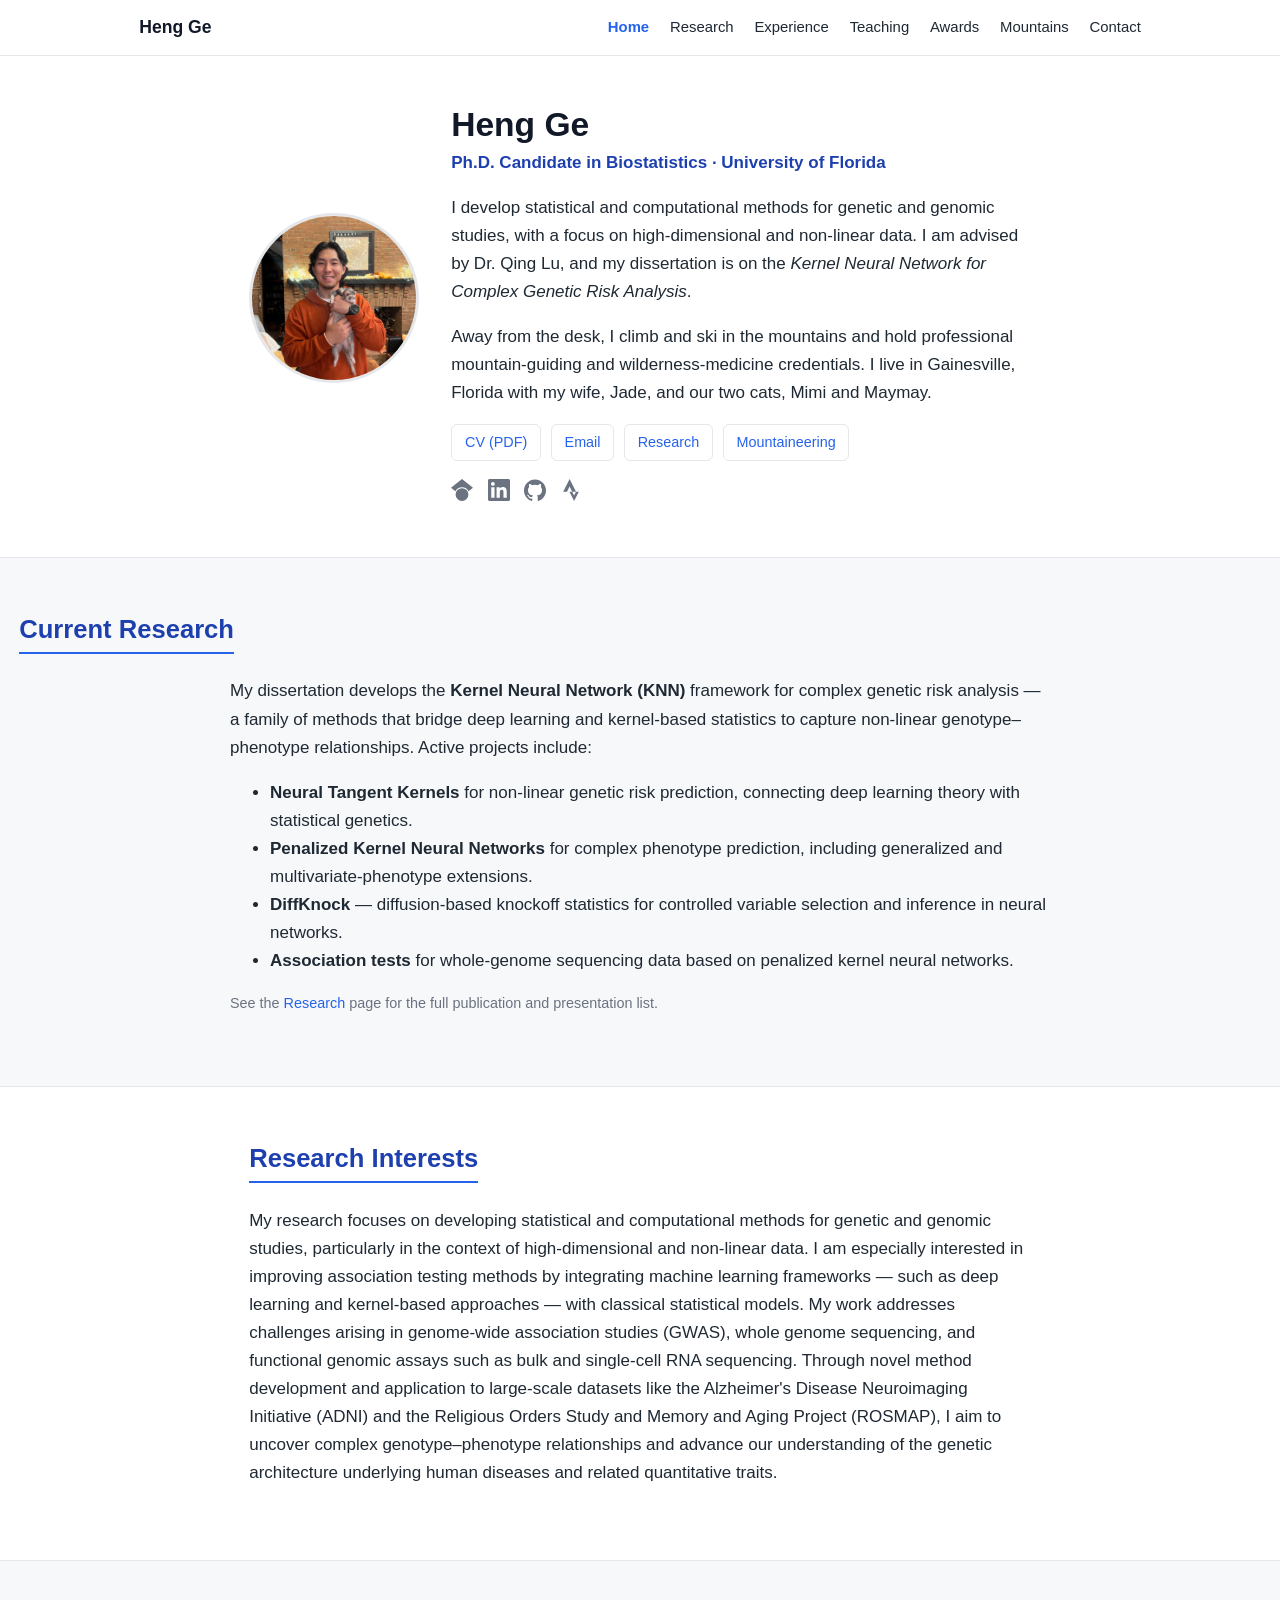
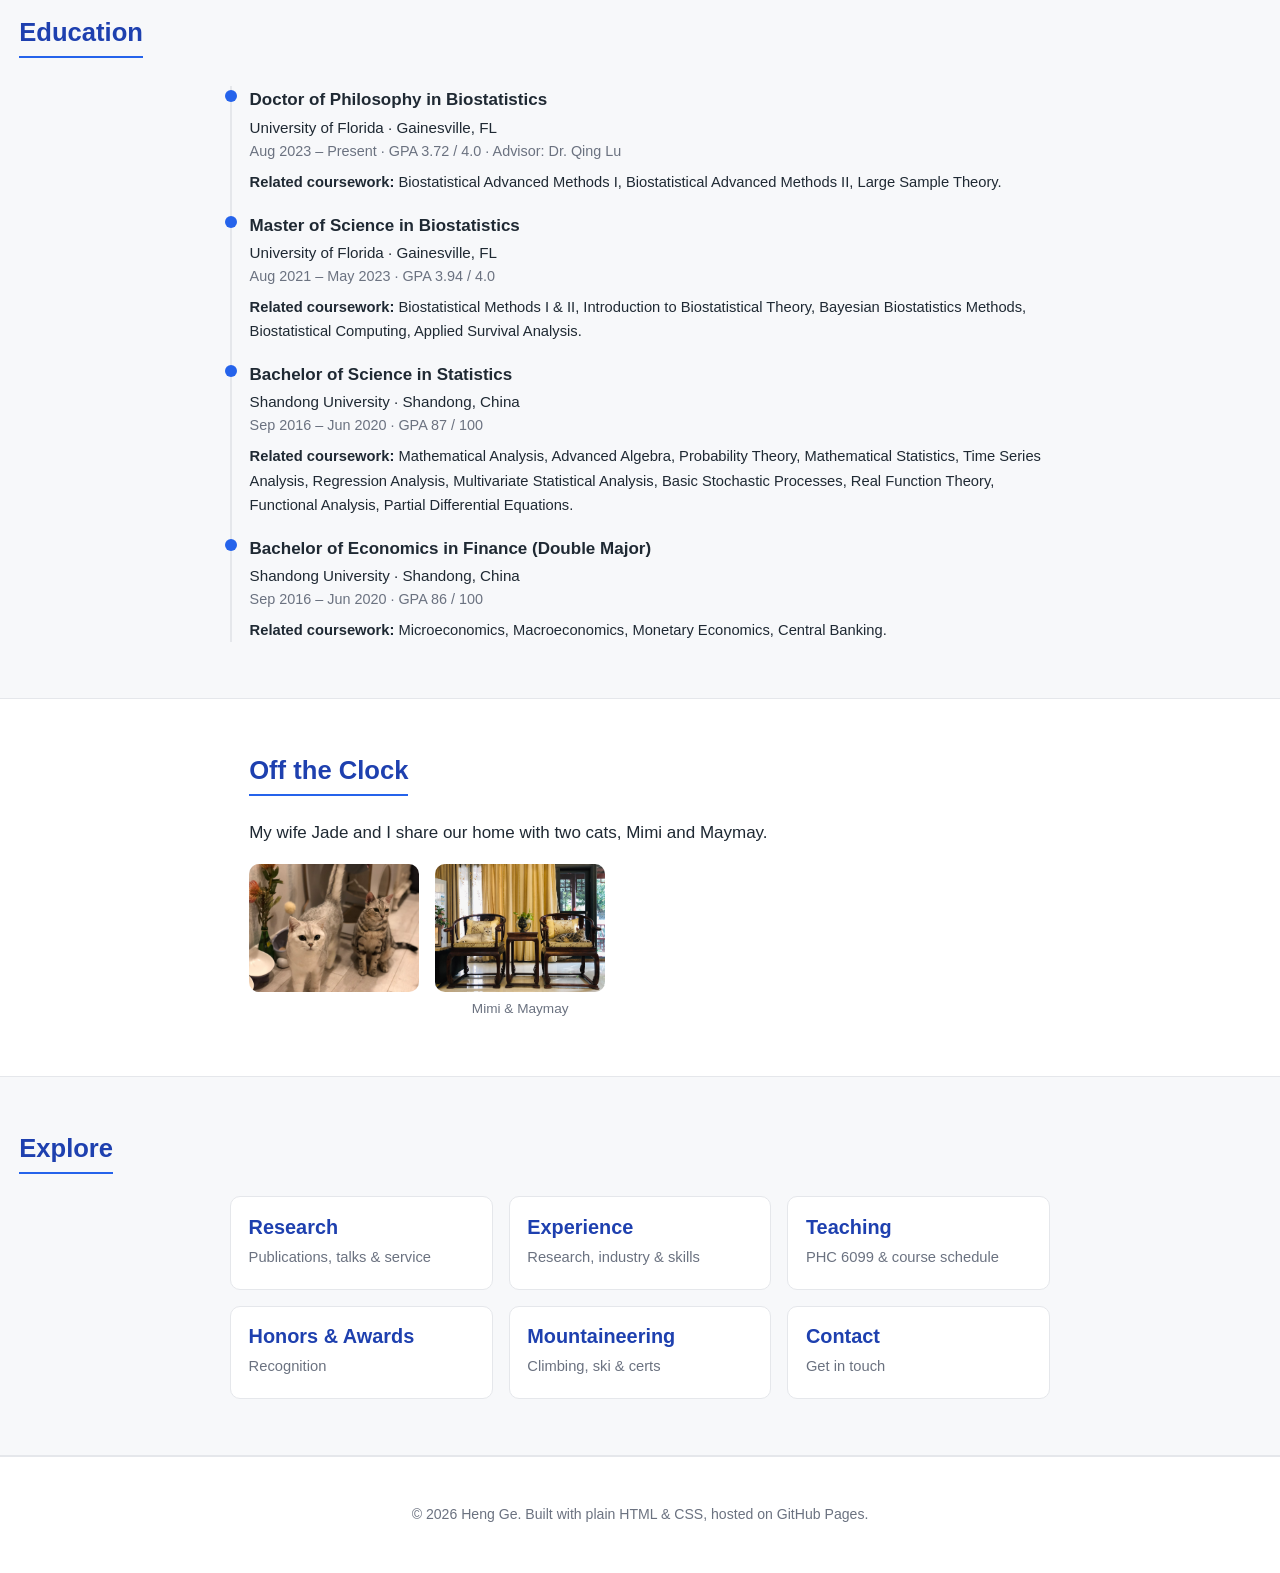
<file: index.html>
<!DOCTYPE html>
<html lang="en">
<head>
  <meta charset="UTF-8" />
  <meta name="viewport" content="width=device-width, initial-scale=1.0" />
  <title>Heng Ge</title>
  <meta name="description" content="Heng Ge — Ph.D. Candidate in Biostatistics at the University of Florida." />
  <link rel="stylesheet" href="style.css" />
</head>
<body>

  <header class="site-header">
    <nav class="nav">
      <a class="nav-logo" href="index.html">Heng Ge</a>
      <button class="nav-toggle" aria-label="Toggle menu">&#9776;</button>
      <ul class="nav-links">
        <li><a href="index.html">Home</a></li>
        <li><a href="research.html">Research</a></li>
        <li><a href="experience.html">Experience</a></li>
        <li><a href="teaching.html">Teaching</a></li>
        <li><a href="awards.html">Awards</a></li>
        <li><a href="mountaineering.html">Mountains</a></li>
        <li><a href="contact.html">Contact</a></li>
      </ul>
    </nav>
  </header>

  <main id="top">
    <!-- Hero / About -->
    <section class="section hero">
      <div class="hero-photo">
        <img src="photos/main_portrait.jpeg" alt="Photo of Heng Ge" onerror="this.style.display='none'" />
      </div>
      <div class="hero-text">
        <h1>Heng Ge</h1>
        <p class="tagline">Ph.D. Candidate in Biostatistics &middot; University of Florida</p>
        <p>
          I develop statistical and computational methods for genetic and genomic studies,
          with a focus on high-dimensional and non-linear data. I am advised by
          Dr.&nbsp;Qing&nbsp;Lu, and my dissertation is on the
          <em>Kernel Neural Network for Complex Genetic Risk Analysis</em>.
        </p>
        <p>
          Away from the desk, I climb and ski in the mountains and hold professional
          mountain-guiding and wilderness-medicine credentials. I live in Gainesville,
          Florida with my wife, Jade, and our two cats, Mimi and Maymay.
        </p>
        <div class="hero-links">
          <a href="cv.pdf">CV (PDF)</a>
          <a href="mailto:heng.ge@ufl.edu">Email</a>
          <a href="research.html">Research</a>
          <a href="mountaineering.html">Mountaineering</a>
        </div>
        <div class="social">
          <a href="https://scholar.google.com/citations?user=JqbpOYwAAAAJ&amp;hl=en" title="Google Scholar" aria-label="Google Scholar" target="_blank" rel="noopener"><svg viewBox="0 0 24 24" aria-hidden="true"><path d="M12 24a7 7 0 1 1 0-14 7 7 0 0 1 0 14zm0-24L0 9.5l4.838 3.94A8 8 0 0 1 12 9a8 8 0 0 1 7.162 4.44L24 9.5 12 0z"/></svg></a>
          <a href="https://www.linkedin.com/in/heng-ge-1998mafee/" title="LinkedIn" aria-label="LinkedIn" target="_blank" rel="noopener"><svg viewBox="0 0 24 24" aria-hidden="true"><path d="M20.45 20.45h-3.56v-5.57c0-1.33-.02-3.04-1.85-3.04-1.85 0-2.14 1.45-2.14 2.94v5.67H9.35V9h3.41v1.56h.05c.48-.9 1.63-1.85 3.36-1.85 3.6 0 4.27 2.37 4.27 5.45v6.29zM5.34 7.43a2.06 2.06 0 1 1 0-4.13 2.06 2.06 0 0 1 0 4.13zM7.12 20.45H3.56V9h3.56v11.45zM22.22 0H1.77C.79 0 0 .77 0 1.72v20.56C0 23.23.79 24 1.77 24h20.45c.98 0 1.78-.77 1.78-1.72V1.72C24 .77 23.2 0 22.22 0z"/></svg></a>
          <a href="https://github.com/Geheng18" title="GitHub" aria-label="GitHub" target="_blank" rel="noopener"><svg viewBox="0 0 24 24" aria-hidden="true"><path d="M12 .5C5.37.5 0 5.87 0 12.5c0 5.3 3.44 9.8 8.21 11.39.6.11.82-.26.82-.58v-2.02c-3.34.73-4.04-1.61-4.04-1.61-.55-1.39-1.34-1.76-1.34-1.76-1.09-.75.08-.73.08-.73 1.21.09 1.84 1.24 1.84 1.24 1.07 1.83 2.81 1.3 3.5.99.11-.78.42-1.3.76-1.6-2.67-.3-5.47-1.33-5.47-5.93 0-1.31.47-2.38 1.24-3.22-.13-.31-.54-1.52.11-3.18 0 0 1.01-.32 3.3 1.23a11.5 11.5 0 0 1 6 0c2.29-1.55 3.3-1.23 3.3-1.23.65 1.66.24 2.87.12 3.18.77.84 1.23 1.91 1.23 3.22 0 4.61-2.81 5.62-5.49 5.92.43.37.81 1.1.81 2.22v3.29c0 .32.22.7.82.58C20.57 22.29 24 17.8 24 12.5 24 5.87 18.63.5 12 .5z"/></svg></a>
          <a href="https://www.strava.com/athletes/18834101" title="Strava" aria-label="Strava" target="_blank" rel="noopener"><svg viewBox="0 0 24 24" aria-hidden="true"><path d="M15.387 17.944l-2.089-4.116h-3.065L15.387 24l5.15-10.172h-3.066m-7.008-5.599l2.836 5.598h4.172L10.463 0 3.46 13.828h4.169"/></svg></a>
        </div>
      </div>
    </section>

    <!-- Current Research -->
    <section class="section alt">
      <h2 class="subhead" style="margin-top:0">Current Research</h2>
      <p>
        My dissertation develops the <strong>Kernel Neural Network (KNN)</strong> framework
        for complex genetic risk analysis &mdash; a family of methods that bridge deep
        learning and kernel-based statistics to capture non-linear genotype&ndash;phenotype
        relationships. Active projects include:
      </p>
      <ul>
        <li><strong>Neural Tangent Kernels</strong> for non-linear genetic risk prediction, connecting deep learning theory with statistical genetics.</li>
        <li><strong>Penalized Kernel Neural Networks</strong> for complex phenotype prediction, including generalized and multivariate-phenotype extensions.</li>
        <li><strong>DiffKnock</strong> &mdash; diffusion-based knockoff statistics for controlled variable selection and inference in neural networks.</li>
        <li><strong>Association tests</strong> for whole-genome sequencing data based on penalized kernel neural networks.</li>
      </ul>
      <p class="note">See the <a href="research.html">Research</a> page for the full publication and presentation list.</p>
    </section>

    <!-- Research Interests -->
    <section class="section">
      <h2 class="subhead" style="margin-top:0">Research Interests</h2>
      <p>
        My research focuses on developing statistical and computational methods for genetic
        and genomic studies, particularly in the context of high-dimensional and non-linear
        data. I am especially interested in improving association testing methods by
        integrating machine learning frameworks &mdash; such as deep learning and
        kernel-based approaches &mdash; with classical statistical models. My work addresses
        challenges arising in genome-wide association studies (GWAS), whole genome
        sequencing, and functional genomic assays such as bulk and single-cell RNA
        sequencing. Through novel method development and application to large-scale datasets
        like the Alzheimer's Disease Neuroimaging Initiative (ADNI) and the Religious Orders
        Study and Memory and Aging Project (ROSMAP), I aim to uncover complex
        genotype&ndash;phenotype relationships and advance our understanding of the genetic
        architecture underlying human diseases and related quantitative traits.
      </p>
    </section>

    <!-- Education -->
    <section class="section alt">
      <h2 class="subhead" style="margin-top:0">Education</h2>
      <ul class="timeline">
        <li>
          <span class="tl-title">Doctor of Philosophy in Biostatistics</span>
          <span class="tl-org">University of Florida &middot; Gainesville, FL</span>
          <span class="tl-meta">Aug 2023 &ndash; Present &middot; GPA 3.72 / 4.0 &middot; Advisor: Dr. Qing Lu</span>
          <p class="courses"><strong>Related coursework:</strong> Biostatistical Advanced Methods I, Biostatistical Advanced Methods II, Large Sample Theory.</p>
        </li>
        <li>
          <span class="tl-title">Master of Science in Biostatistics</span>
          <span class="tl-org">University of Florida &middot; Gainesville, FL</span>
          <span class="tl-meta">Aug 2021 &ndash; May 2023 &middot; GPA 3.94 / 4.0</span>
          <p class="courses"><strong>Related coursework:</strong> Biostatistical Methods I &amp; II, Introduction to Biostatistical Theory, Bayesian Biostatistics Methods, Biostatistical Computing, Applied Survival Analysis.</p>
        </li>
        <li>
          <span class="tl-title">Bachelor of Science in Statistics</span>
          <span class="tl-org">Shandong University &middot; Shandong, China</span>
          <span class="tl-meta">Sep 2016 &ndash; Jun 2020 &middot; GPA 87 / 100</span>
          <p class="courses"><strong>Related coursework:</strong> Mathematical Analysis, Advanced Algebra, Probability Theory, Mathematical Statistics, Time Series Analysis, Regression Analysis, Multivariate Statistical Analysis, Basic Stochastic Processes, Real Function Theory, Functional Analysis, Partial Differential Equations.</p>
        </li>
        <li>
          <span class="tl-title">Bachelor of Economics in Finance (Double Major)</span>
          <span class="tl-org">Shandong University &middot; Shandong, China</span>
          <span class="tl-meta">Sep 2016 &ndash; Jun 2020 &middot; GPA 86 / 100</span>
          <p class="courses"><strong>Related coursework:</strong> Microeconomics, Macroeconomics, Monetary Economics, Central Banking.</p>
        </li>
      </ul>
    </section>

    <!-- Family -->
    <section class="section">
      <h2 class="subhead" style="margin-top:0">Off the Clock</h2>
      <p>My wife Jade and I share our home with two cats, Mimi and Maymay.</p>
      <div class="cats-grid">
        <figure class="photo-fig"><img class="photo" src="photos/cat_mimi_maymay1.jpeg" alt="One of our cats" /></figure>
        <figure class="photo-fig"><img class="photo" src="photos/cat_mimi_maymay2.jpeg" alt="One of our cats" /><figcaption>Mimi &amp; Maymay</figcaption></figure>
      </div>
    </section>

    <!-- Explore -->
    <section class="section alt">
      <h2 class="subhead" style="margin-top:0">Explore</h2>
      <div class="explore">
        <a class="card" href="research.html"><h3>Research</h3><p>Publications, talks &amp; service</p></a>
        <a class="card" href="experience.html"><h3>Experience</h3><p>Research, industry &amp; skills</p></a>
        <a class="card" href="teaching.html"><h3>Teaching</h3><p>PHC 6099 &amp; course schedule</p></a>
        <a class="card" href="awards.html"><h3>Honors &amp; Awards</h3><p>Recognition</p></a>
        <a class="card" href="mountaineering.html"><h3>Mountaineering</h3><p>Climbing, ski &amp; certs</p></a>
        <a class="card" href="contact.html"><h3>Contact</h3><p>Get in touch</p></a>
      </div>
    </section>
  </main>

  <footer class="site-footer">
    <p>&copy; <span id="year"></span> Heng Ge. Built with plain HTML &amp; CSS, hosted on GitHub Pages.</p>
  </footer>

  <script src="site.js"></script>
</body>
</html>
</file>
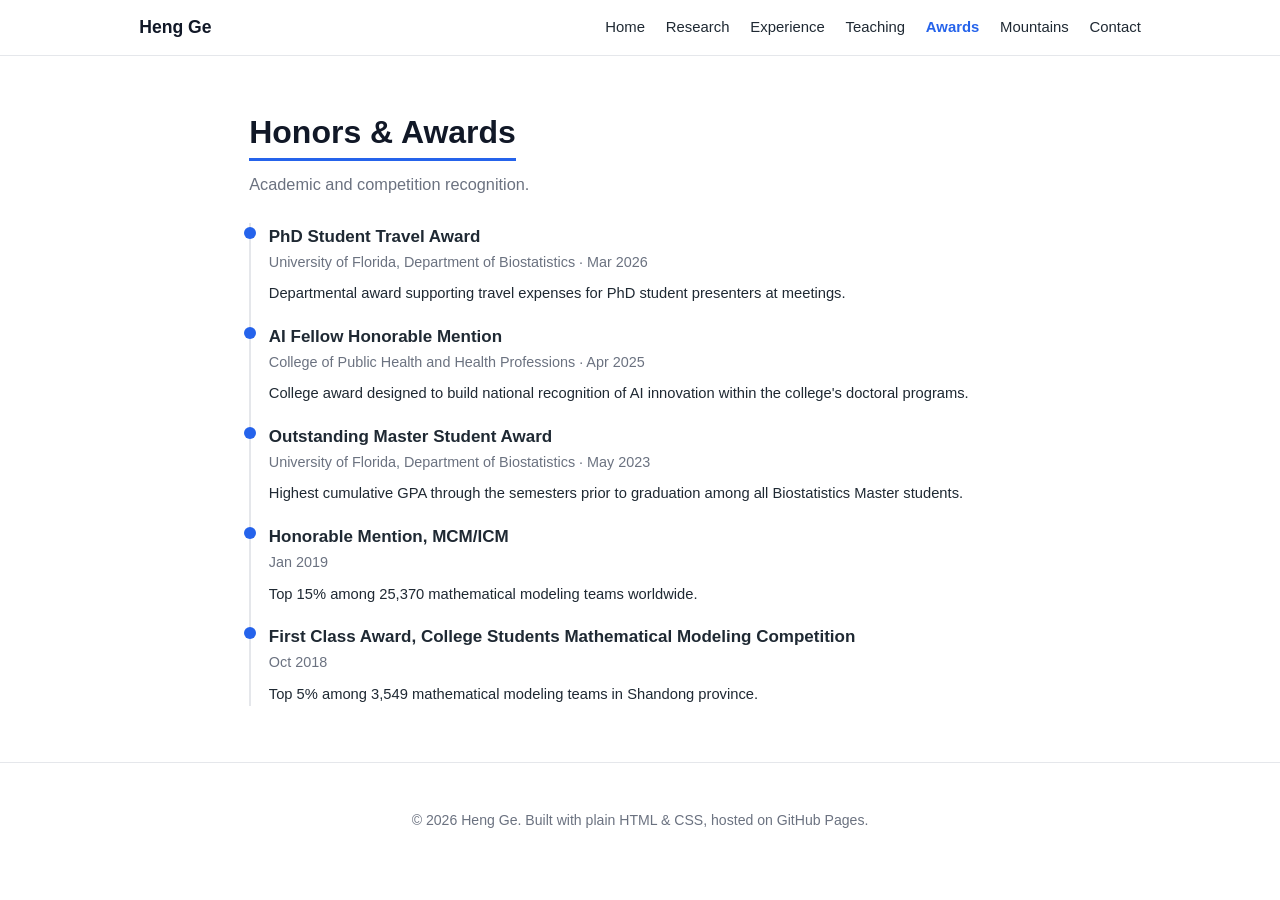
<file: awards.html>
<!DOCTYPE html>
<html lang="en">
<head>
  <meta charset="UTF-8" />
  <meta name="viewport" content="width=device-width, initial-scale=1.0" />
  <title>Honors &amp; Awards &middot; Heng Ge</title>
  <link rel="stylesheet" href="style.css" />
</head>
<body>

  <header class="site-header">
    <nav class="nav">
      <a class="nav-logo" href="index.html">Heng Ge</a>
      <button class="nav-toggle" aria-label="Toggle menu">&#9776;</button>
      <ul class="nav-links">
        <li><a href="index.html">Home</a></li>
        <li><a href="research.html">Research</a></li>
        <li><a href="experience.html">Experience</a></li>
        <li><a href="teaching.html">Teaching</a></li>
        <li><a href="awards.html">Awards</a></li>
        <li><a href="mountaineering.html">Mountains</a></li>
        <li><a href="contact.html">Contact</a></li>
      </ul>
    </nav>
  </header>

  <main id="top">
    <section class="section">
      <h1 class="page-title">Honors &amp; Awards</h1>
      <p class="page-lead">Academic and competition recognition.</p>

      <ul class="timeline">
        <li>
          <span class="tl-title">PhD Student Travel Award</span>
          <span class="tl-meta">University of Florida, Department of Biostatistics &middot; Mar 2026</span>
          <p class="courses">Departmental award supporting travel expenses for PhD student presenters at meetings.</p>
        </li>
        <li>
          <span class="tl-title">AI Fellow Honorable Mention</span>
          <span class="tl-meta">College of Public Health and Health Professions &middot; Apr 2025</span>
          <p class="courses">College award designed to build national recognition of AI innovation within the college's doctoral programs.</p>
        </li>
        <li>
          <span class="tl-title">Outstanding Master Student Award</span>
          <span class="tl-meta">University of Florida, Department of Biostatistics &middot; May 2023</span>
          <p class="courses">Highest cumulative GPA through the semesters prior to graduation among all Biostatistics Master students.</p>
        </li>
        <li>
          <span class="tl-title">Honorable Mention, MCM/ICM</span>
          <span class="tl-meta">Jan 2019</span>
          <p class="courses">Top 15% among 25,370 mathematical modeling teams worldwide.</p>
        </li>
        <li>
          <span class="tl-title">First Class Award, College Students Mathematical Modeling Competition</span>
          <span class="tl-meta">Oct 2018</span>
          <p class="courses">Top 5% among 3,549 mathematical modeling teams in Shandong province.</p>
        </li>
      </ul>
    </section>
  </main>

  <footer class="site-footer">
    <p>&copy; <span id="year"></span> Heng Ge. Built with plain HTML &amp; CSS, hosted on GitHub Pages.</p>
  </footer>

  <script src="site.js"></script>
</body>
</html>
</file>
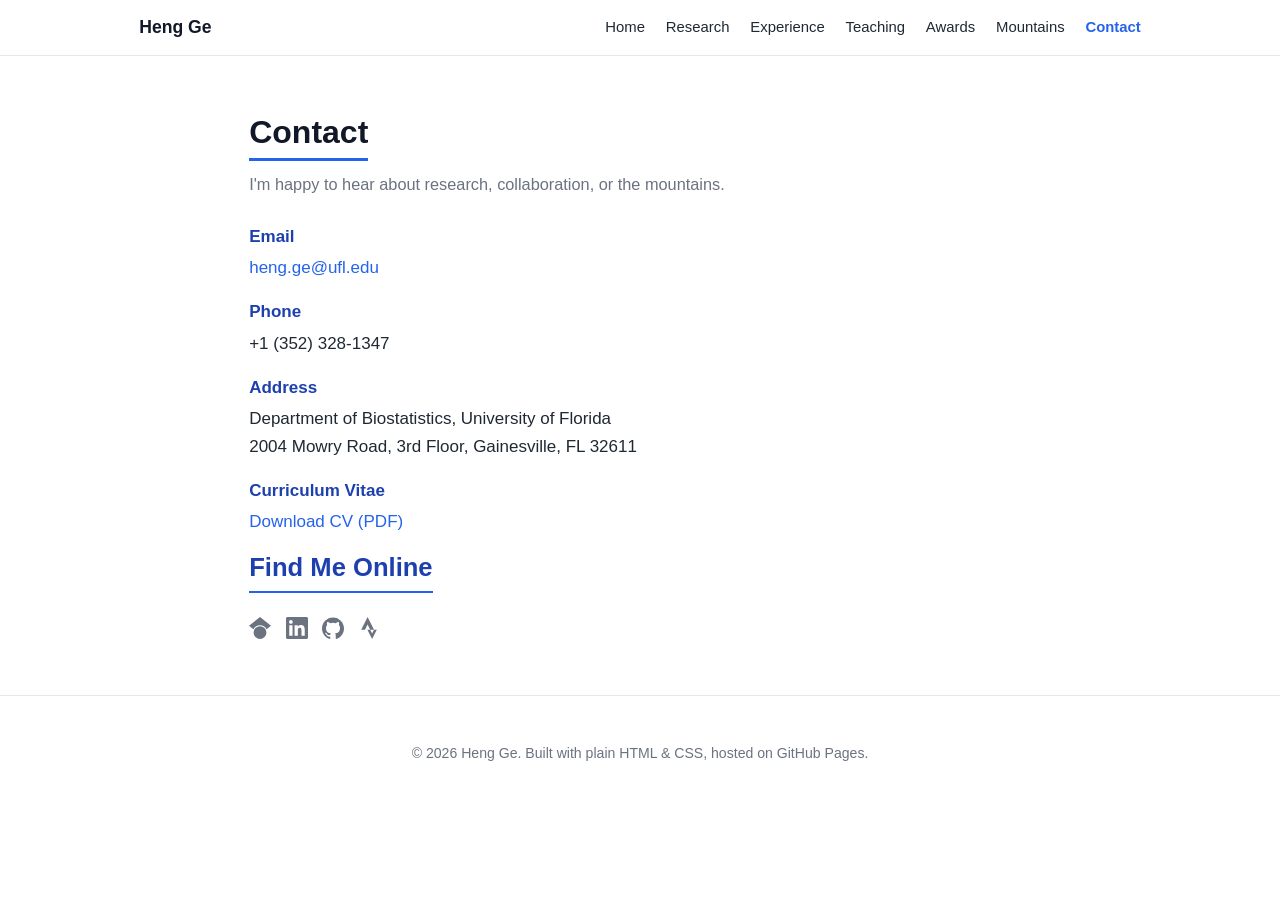
<file: contact.html>
<!DOCTYPE html>
<html lang="en">
<head>
  <meta charset="UTF-8" />
  <meta name="viewport" content="width=device-width, initial-scale=1.0" />
  <title>Contact &middot; Heng Ge</title>
  <link rel="stylesheet" href="style.css" />
</head>
<body>

  <header class="site-header">
    <nav class="nav">
      <a class="nav-logo" href="index.html">Heng Ge</a>
      <button class="nav-toggle" aria-label="Toggle menu">&#9776;</button>
      <ul class="nav-links">
        <li><a href="index.html">Home</a></li>
        <li><a href="research.html">Research</a></li>
        <li><a href="experience.html">Experience</a></li>
        <li><a href="teaching.html">Teaching</a></li>
        <li><a href="awards.html">Awards</a></li>
        <li><a href="mountaineering.html">Mountains</a></li>
        <li><a href="contact.html">Contact</a></li>
      </ul>
    </nav>
  </header>

  <main id="top">
    <section class="section">
      <h1 class="page-title">Contact</h1>
      <p class="page-lead">I'm happy to hear about research, collaboration, or the mountains.</p>

      <dl class="deflist">
        <dt>Email</dt>
        <dd><a href="mailto:heng.ge@ufl.edu">heng.ge@ufl.edu</a></dd>

        <dt>Phone</dt>
        <dd>+1 (352) 328-1347</dd>

        <dt>Address</dt>
        <dd>Department of Biostatistics, University of Florida<br />2004 Mowry Road, 3rd Floor, Gainesville, FL 32611</dd>

        <dt>Curriculum Vitae</dt>
        <dd><a href="cv.pdf">Download CV (PDF)</a></dd>
      </dl>

      <h2 class="subhead">Find Me Online</h2>
      <div class="social">
        <a href="https://scholar.google.com/citations?user=JqbpOYwAAAAJ&amp;hl=en" title="Google Scholar" aria-label="Google Scholar" target="_blank" rel="noopener"><svg viewBox="0 0 24 24" aria-hidden="true"><path d="M12 24a7 7 0 1 1 0-14 7 7 0 0 1 0 14zm0-24L0 9.5l4.838 3.94A8 8 0 0 1 12 9a8 8 0 0 1 7.162 4.44L24 9.5 12 0z"/></svg></a>
        <a href="https://www.linkedin.com/in/heng-ge-1998mafee/" title="LinkedIn" aria-label="LinkedIn" target="_blank" rel="noopener"><svg viewBox="0 0 24 24" aria-hidden="true"><path d="M20.45 20.45h-3.56v-5.57c0-1.33-.02-3.04-1.85-3.04-1.85 0-2.14 1.45-2.14 2.94v5.67H9.35V9h3.41v1.56h.05c.48-.9 1.63-1.85 3.36-1.85 3.6 0 4.27 2.37 4.27 5.45v6.29zM5.34 7.43a2.06 2.06 0 1 1 0-4.13 2.06 2.06 0 0 1 0 4.13zM7.12 20.45H3.56V9h3.56v11.45zM22.22 0H1.77C.79 0 0 .77 0 1.72v20.56C0 23.23.79 24 1.77 24h20.45c.98 0 1.78-.77 1.78-1.72V1.72C24 .77 23.2 0 22.22 0z"/></svg></a>
        <a href="https://github.com/Geheng18" title="GitHub" aria-label="GitHub" target="_blank" rel="noopener"><svg viewBox="0 0 24 24" aria-hidden="true"><path d="M12 .5C5.37.5 0 5.87 0 12.5c0 5.3 3.44 9.8 8.21 11.39.6.11.82-.26.82-.58v-2.02c-3.34.73-4.04-1.61-4.04-1.61-.55-1.39-1.34-1.76-1.34-1.76-1.09-.75.08-.73.08-.73 1.21.09 1.84 1.24 1.84 1.24 1.07 1.83 2.81 1.3 3.5.99.11-.78.42-1.3.76-1.6-2.67-.3-5.47-1.33-5.47-5.93 0-1.31.47-2.38 1.24-3.22-.13-.31-.54-1.52.11-3.18 0 0 1.01-.32 3.3 1.23a11.5 11.5 0 0 1 6 0c2.29-1.55 3.3-1.23 3.3-1.23.65 1.66.24 2.87.12 3.18.77.84 1.23 1.91 1.23 3.22 0 4.61-2.81 5.62-5.49 5.92.43.37.81 1.1.81 2.22v3.29c0 .32.22.7.82.58C20.57 22.29 24 17.8 24 12.5 24 5.87 18.63.5 12 .5z"/></svg></a>
        <a href="https://www.strava.com/athletes/18834101" title="Strava" aria-label="Strava" target="_blank" rel="noopener"><svg viewBox="0 0 24 24" aria-hidden="true"><path d="M15.387 17.944l-2.089-4.116h-3.065L15.387 24l5.15-10.172h-3.066m-7.008-5.599l2.836 5.598h4.172L10.463 0 3.46 13.828h4.169"/></svg></a>
      </div>
    </section>
  </main>

  <footer class="site-footer">
    <p>&copy; <span id="year"></span> Heng Ge. Built with plain HTML &amp; CSS, hosted on GitHub Pages.</p>
  </footer>

  <script src="site.js"></script>
</body>
</html>
</file>
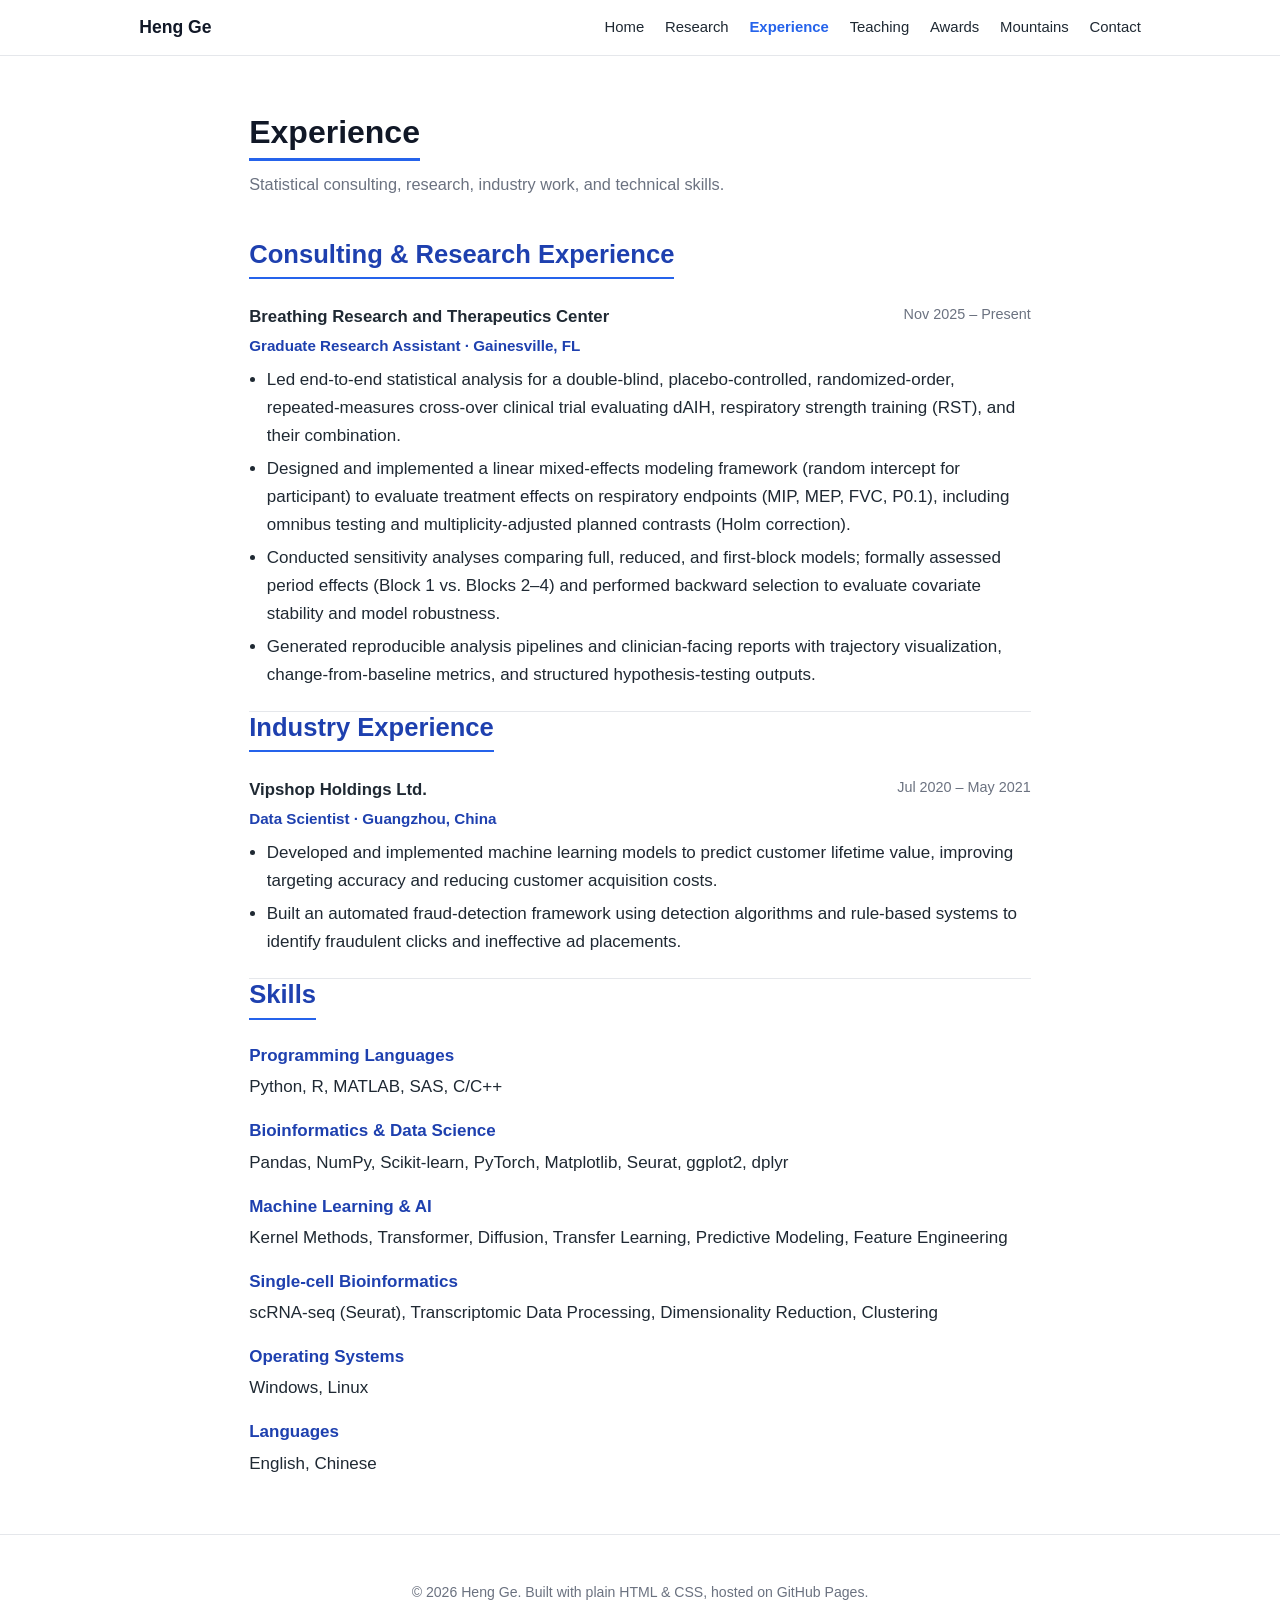
<file: experience.html>
<!DOCTYPE html>
<html lang="en">
<head>
  <meta charset="UTF-8" />
  <meta name="viewport" content="width=device-width, initial-scale=1.0" />
  <title>Experience &middot; Heng Ge</title>
  <link rel="stylesheet" href="style.css" />
</head>
<body>

  <header class="site-header">
    <nav class="nav">
      <a class="nav-logo" href="index.html">Heng Ge</a>
      <button class="nav-toggle" aria-label="Toggle menu">&#9776;</button>
      <ul class="nav-links">
        <li><a href="index.html">Home</a></li>
        <li><a href="research.html">Research</a></li>
        <li><a href="experience.html">Experience</a></li>
        <li><a href="teaching.html">Teaching</a></li>
        <li><a href="awards.html">Awards</a></li>
        <li><a href="mountaineering.html">Mountains</a></li>
        <li><a href="contact.html">Contact</a></li>
      </ul>
    </nav>
  </header>

  <main id="top">
    <section class="section">
      <h1 class="page-title">Experience</h1>
      <p class="page-lead">Statistical consulting, research, industry work, and technical skills.</p>

      <h2 class="subhead">Consulting &amp; Research Experience</h2>
      <div class="exp-item">
        <div class="exp-head">
          <span class="exp-title">Breathing Research and Therapeutics Center</span>
          <span class="exp-date">Nov 2025 &ndash; Present</span>
        </div>
        <p class="exp-role">Graduate Research Assistant &middot; Gainesville, FL</p>
        <ul>
          <li>Led end-to-end statistical analysis for a double-blind, placebo-controlled, randomized-order, repeated-measures cross-over clinical trial evaluating dAIH, respiratory strength training (RST), and their combination.</li>
          <li>Designed and implemented a linear mixed-effects modeling framework (random intercept for participant) to evaluate treatment effects on respiratory endpoints (MIP, MEP, FVC, P0.1), including omnibus testing and multiplicity-adjusted planned contrasts (Holm correction).</li>
          <li>Conducted sensitivity analyses comparing full, reduced, and first-block models; formally assessed period effects (Block 1 vs. Blocks 2&ndash;4) and performed backward selection to evaluate covariate stability and model robustness.</li>
          <li>Generated reproducible analysis pipelines and clinician-facing reports with trajectory visualization, change-from-baseline metrics, and structured hypothesis-testing outputs.</li>
        </ul>
      </div>

      <h2 class="subhead">Industry Experience</h2>
      <div class="exp-item">
        <div class="exp-head">
          <span class="exp-title">Vipshop Holdings Ltd.</span>
          <span class="exp-date">Jul 2020 &ndash; May 2021</span>
        </div>
        <p class="exp-role">Data Scientist &middot; Guangzhou, China</p>
        <ul>
          <li>Developed and implemented machine learning models to predict customer lifetime value, improving targeting accuracy and reducing customer acquisition costs.</li>
          <li>Built an automated fraud-detection framework using detection algorithms and rule-based systems to identify fraudulent clicks and ineffective ad placements.</li>
        </ul>
      </div>

      <h2 class="subhead">Skills</h2>
      <dl class="deflist">
        <dt>Programming Languages</dt>
        <dd>Python, R, MATLAB, SAS, C/C++</dd>

        <dt>Bioinformatics &amp; Data Science</dt>
        <dd>Pandas, NumPy, Scikit-learn, PyTorch, Matplotlib, Seurat, ggplot2, dplyr</dd>

        <dt>Machine Learning &amp; AI</dt>
        <dd>Kernel Methods, Transformer, Diffusion, Transfer Learning, Predictive Modeling, Feature Engineering</dd>

        <dt>Single-cell Bioinformatics</dt>
        <dd>scRNA-seq (Seurat), Transcriptomic Data Processing, Dimensionality Reduction, Clustering</dd>

        <dt>Operating Systems</dt>
        <dd>Windows, Linux</dd>

        <dt>Languages</dt>
        <dd>English, Chinese</dd>
      </dl>
    </section>
  </main>

  <footer class="site-footer">
    <p>&copy; <span id="year"></span> Heng Ge. Built with plain HTML &amp; CSS, hosted on GitHub Pages.</p>
  </footer>

  <script src="site.js"></script>
</body>
</html>
</file>
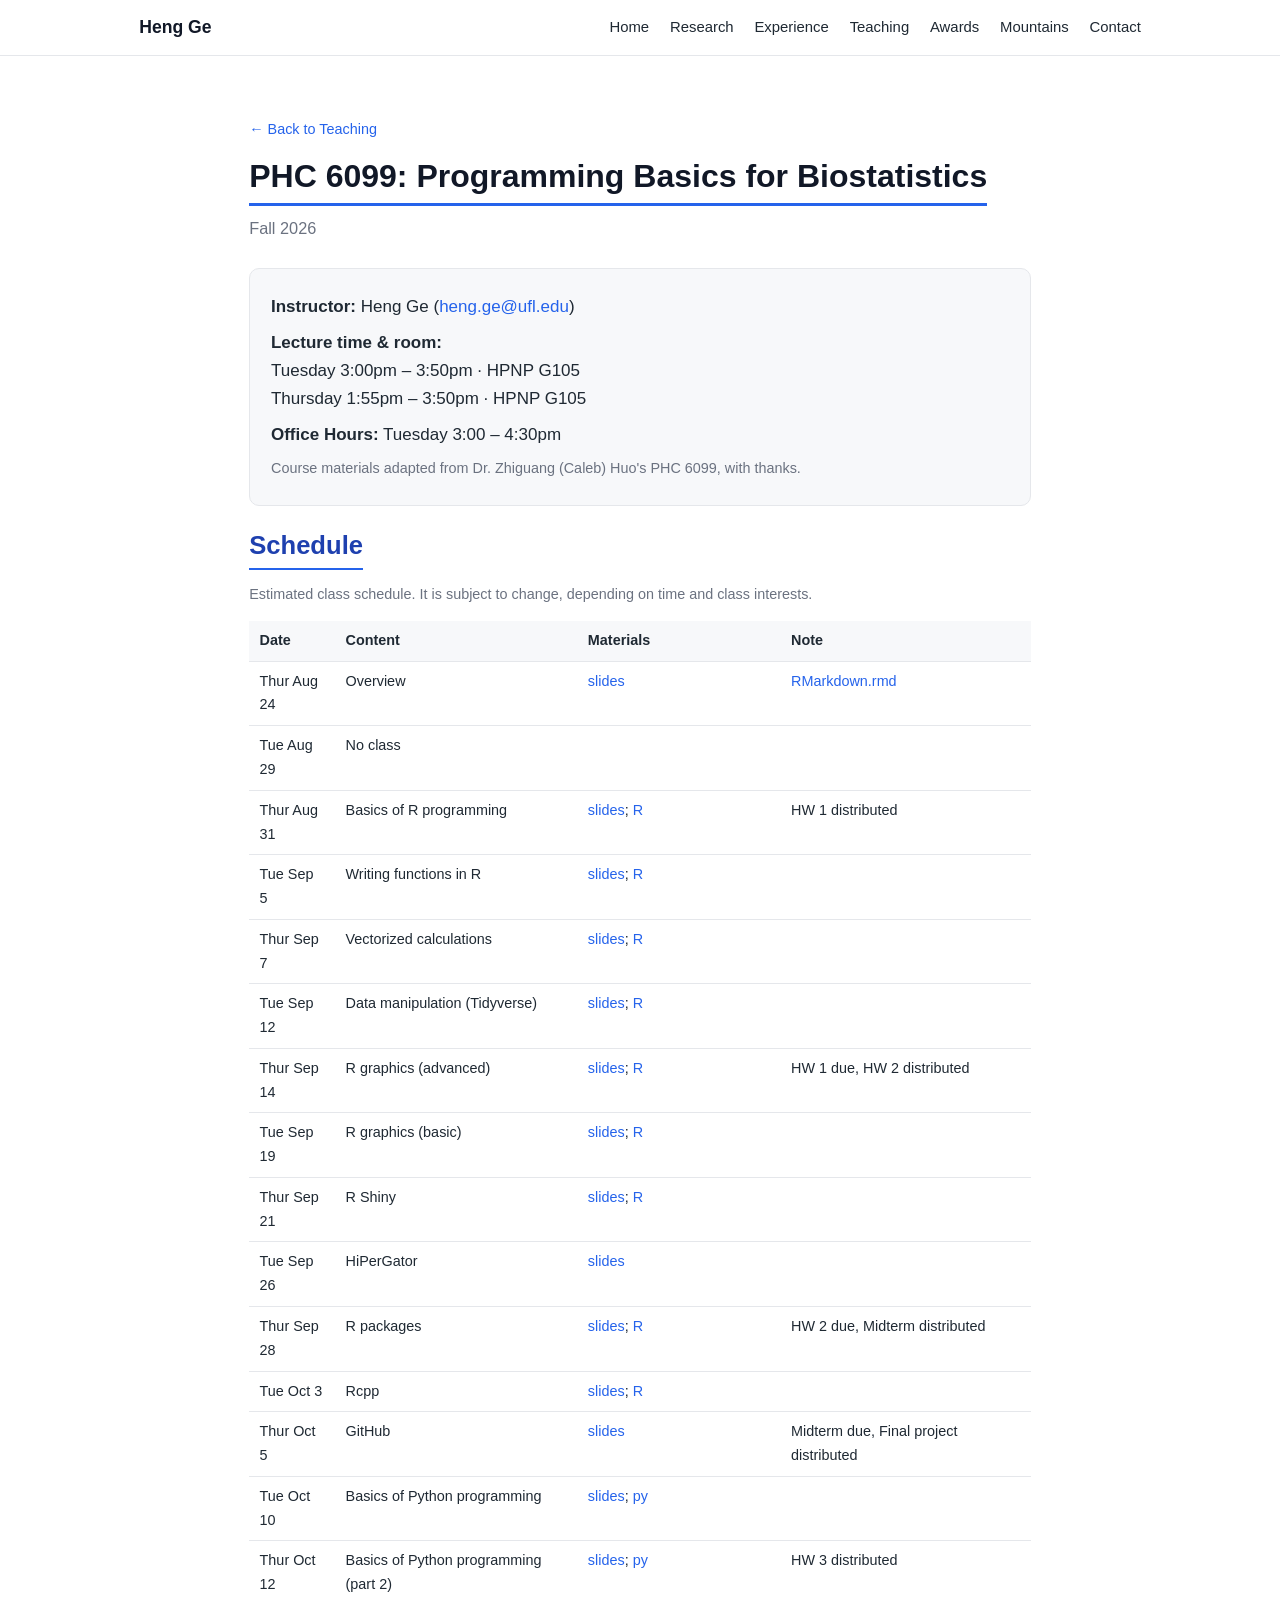
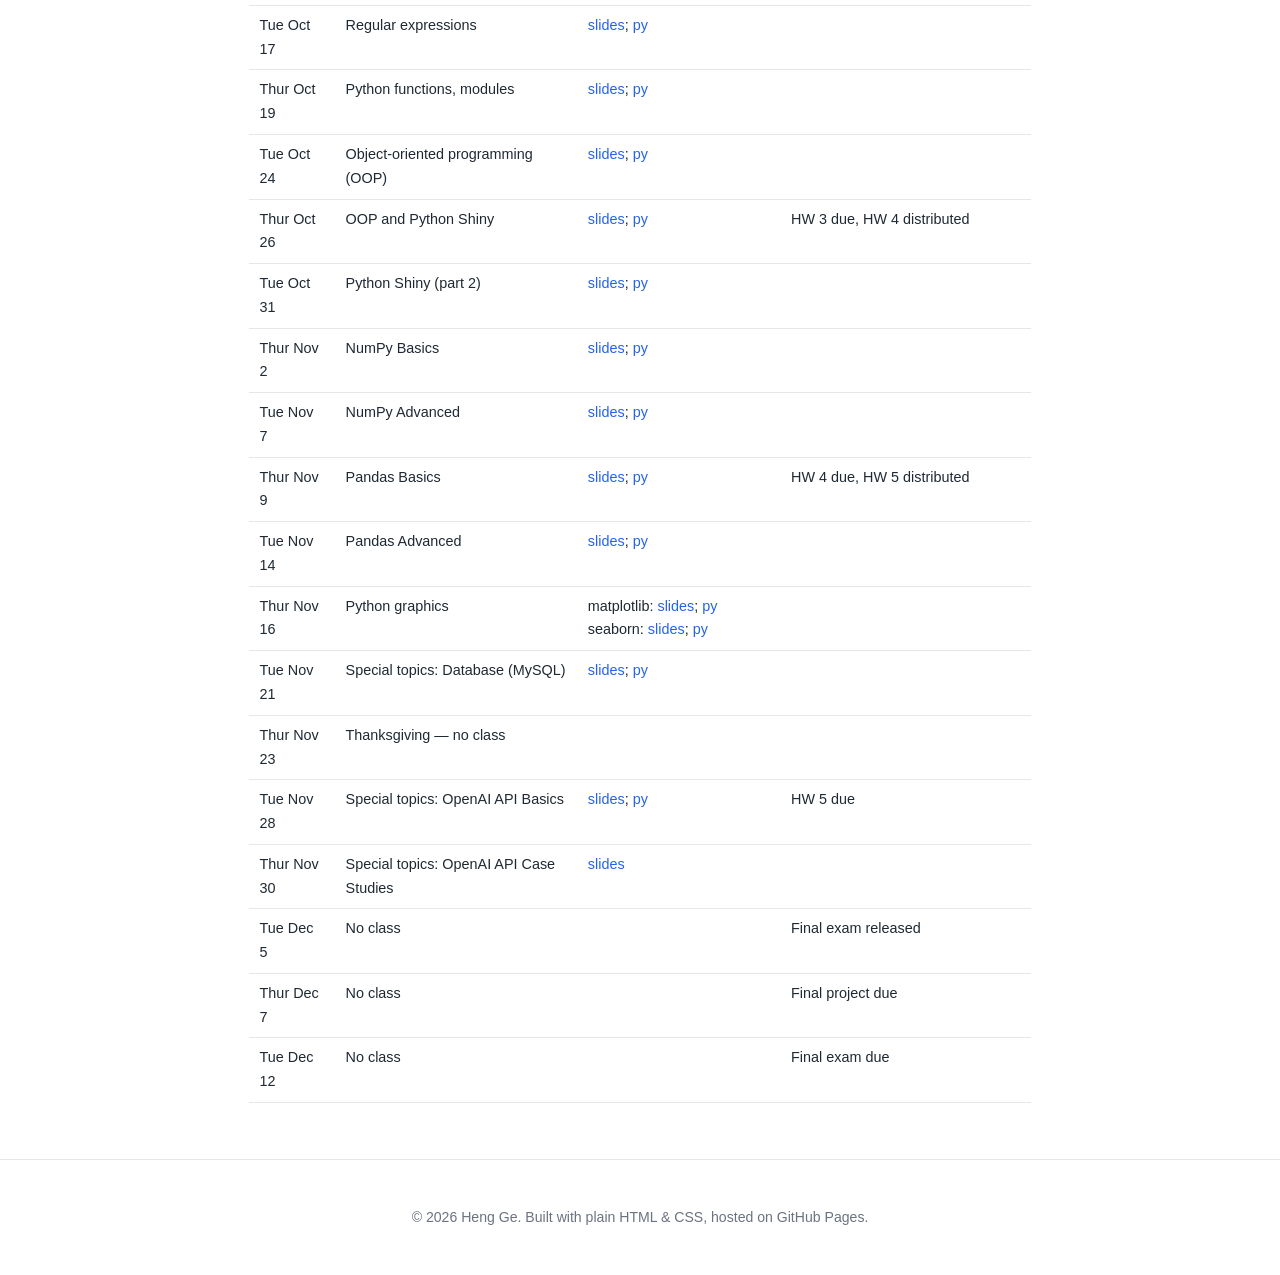
<file: programming-basics.html>
<!DOCTYPE html>
<html lang="en">
<head>
  <meta charset="UTF-8" />
  <meta name="viewport" content="width=device-width, initial-scale=1.0" />
  <title>PHC 6099: Programming Basics for Biostatistics &middot; Heng Ge</title>
  <link rel="stylesheet" href="style.css" />
</head>
<body>

  <header class="site-header">
    <nav class="nav">
      <a class="nav-logo" href="index.html">Heng Ge</a>
      <button class="nav-toggle" aria-label="Toggle menu">&#9776;</button>
      <ul class="nav-links">
        <li><a href="index.html">Home</a></li>
        <li><a href="research.html">Research</a></li>
        <li><a href="experience.html">Experience</a></li>
        <li><a href="teaching.html">Teaching</a></li>
        <li><a href="awards.html">Awards</a></li>
        <li><a href="mountaineering.html">Mountains</a></li>
        <li><a href="contact.html">Contact</a></li>
      </ul>
    </nav>
  </header>

  <main id="top">
    <section class="section">
      <p class="note"><a href="teaching.html">&larr; Back to Teaching</a></p>
      <h1 class="page-title">PHC 6099: Programming Basics for Biostatistics</h1>
      <p class="page-lead">Fall 2026</p>

      <div class="course-meta">
        <p><strong>Instructor:</strong> Heng Ge (<a href="mailto:heng.ge@ufl.edu">heng.ge@ufl.edu</a>)</p>
        <p><strong>Lecture time &amp; room:</strong><br />
          Tuesday 3:00pm &ndash; 3:50pm &middot; HPNP G105<br />
          Thursday 1:55pm &ndash; 3:50pm &middot; HPNP G105</p>
        <p><strong>Office Hours:</strong> Tuesday 3:00 &ndash; 4:30pm</p>
        <p class="note">Course materials adapted from Dr.&nbsp;Zhiguang&nbsp;(Caleb)&nbsp;Huo's
          PHC&nbsp;6099, with thanks.</p>
      </div>

      <h2 class="subhead">Schedule</h2>
      <p class="note">Estimated class schedule. It is subject to change, depending on time and class interests.</p>

      <div class="table-wrap">
        <table class="table" id="schedule">
          <thead>
            <tr><th style="width:11%">Date</th><th style="width:31%">Content</th><th style="width:26%">Materials</th><th style="width:32%">Note</th></tr>
          </thead>
          <tbody>
            <tr><td>Thur Aug 24</td><td>Overview</td><td><a href="pb-lectures/Week1_Overview/overview.html">slides</a></td><td><a href="pb-lectures/Week1_Overview/RMarkdown.rmd">RMarkdown.rmd</a></td></tr>
            <tr><td>Tue Aug 29</td><td>No class</td><td></td><td></td></tr>
            <tr><td>Thur Aug 31</td><td>Basics of R programming</td><td><a href="pb-lectures/Week2_Basic/basic.html">slides</a>; <a href="pb-lectures/Week2_Basic/basic.R">R</a></td><td>HW 1 distributed</td></tr>
            <tr><td>Tue Sep 5</td><td>Writing functions in R</td><td><a href="pb-lectures/Week3_Vectorize/functions.html">slides</a>; <a href="pb-lectures/Week3_Vectorize/functions.R">R</a></td><td></td></tr>
            <tr><td>Thur Sep 7</td><td>Vectorized calculations</td><td><a href="pb-lectures/Week3_Vectorize/vectorized.html">slides</a>; <a href="pb-lectures/Week3_Vectorize/vectorized.R">R</a></td><td></td></tr>
            <tr><td>Tue Sep 12</td><td>Data manipulation (Tidyverse)</td><td><a href="pb-lectures/Week4_Tidyverse/tidyverse.html">slides</a>; <a href="pb-lectures/Week4_Tidyverse/tidyverse.R">R</a></td><td></td></tr>
            <tr><td>Thur Sep 14</td><td>R graphics (advanced)</td><td><a href="pb-lectures/Week4_Tidyverse/Rgraph_ggplot2.html">slides</a>; <a href="pb-lectures/Week4_Tidyverse/Rgraph_ggplot2.R">R</a></td><td>HW 1 due, HW 2 distributed</td></tr>
            <tr><td>Tue Sep 19</td><td>R graphics (basic)</td><td><a href="pb-lectures/Week5_ggplot2/Rgraph_basic.html">slides</a>; <a href="pb-lectures/Week5_ggplot2/Rgraph_basic.R">R</a></td><td></td></tr>
            <tr><td>Thur Sep 21</td><td>R Shiny</td><td><a href="pb-lectures/Week6_RShiny/RShiny.html">slides</a>; <a href="pb-lectures/Week6_RShiny/RShiny.R">R</a></td><td></td></tr>
            <tr><td>Tue Sep 26</td><td>HiPerGator</td><td><a href="pb-lectures/Week6_RShiny/HiperGator.html">slides</a></td><td></td></tr>
            <tr><td>Thur Sep 28</td><td>R packages</td><td><a href="pb-lectures/Week7_RPackage/Rpackage.html">slides</a>; <a href="pb-lectures/Week7_RPackage/Rpackage.R">R</a></td><td>HW 2 due, Midterm distributed</td></tr>
            <tr><td>Tue Oct 3</td><td>Rcpp</td><td><a href="pb-lectures/Week7_RPackage/Rcpp.html">slides</a>; <a href="pb-lectures/Week7_RPackage/Rcpp.R">R</a></td><td></td></tr>
            <tr><td>Thur Oct 5</td><td>GitHub</td><td><a href="pb-lectures/Week8_GitHub/github.html">slides</a></td><td>Midterm due, Final project distributed</td></tr>
            <tr><td>Tue Oct 10</td><td>Basics of Python programming</td><td><a href="pb-lectures/Week9_BasicPython/BasicPython.html">slides</a>; <a href="pb-lectures/Week9_BasicPython/BasicPython.py">py</a></td><td></td></tr>
            <tr><td>Thur Oct 12</td><td>Basics of Python programming (part 2)</td><td><a href="pb-lectures/Week9_BasicPython/BasicPython2.html">slides</a>; <a href="pb-lectures/Week9_BasicPython/BasicPython2.py">py</a></td><td>HW 3 distributed</td></tr>
            <tr><td>Tue Oct 17</td><td>Regular expressions</td><td><a href="pb-lectures/Week10_functions/regularExpression.html">slides</a>; <a href="pb-lectures/Week10_functions/regularExpression.py">py</a></td><td></td></tr>
            <tr><td>Thur Oct 19</td><td>Python functions, modules</td><td><a href="pb-lectures/Week10_functions/functions.html">slides</a>; <a href="pb-lectures/Week10_functions/functions.py">py</a></td><td></td></tr>
            <tr><td>Tue Oct 24</td><td>Object-oriented programming (OOP)</td><td><a href="pb-lectures/Week11_OOP/OOP.html">slides</a>; <a href="pb-lectures/Week11_OOP/OOP.py">py</a></td><td></td></tr>
            <tr><td>Thur Oct 26</td><td>OOP and Python Shiny</td><td><a href="pb-lectures/Week11_OOP/shiny_python.html">slides</a>; <a href="pb-lectures/Week11_OOP/shiny_python.py">py</a></td><td>HW 3 due, HW 4 distributed</td></tr>
            <tr><td>Tue Oct 31</td><td>Python Shiny (part 2)</td><td><a href="pb-lectures/Week12_Numpy/shiny_python_UI.html">slides</a>; <a href="pb-lectures/Week12_Numpy/shiny_python_UI.py">py</a></td><td></td></tr>
            <tr><td>Thur Nov 2</td><td>NumPy Basics</td><td><a href="pb-lectures/Week12_Numpy/Numpy_basic.html">slides</a>; <a href="pb-lectures/Week12_Numpy/Numpy_basic.py">py</a></td><td></td></tr>
            <tr><td>Tue Nov 7</td><td>NumPy Advanced</td><td><a href="pb-lectures/Week12_Numpy/Numpy_advanced.html">slides</a>; <a href="pb-lectures/Week12_Numpy/Numpy_advanced.py">py</a></td><td></td></tr>
            <tr><td>Thur Nov 9</td><td>Pandas Basics</td><td><a href="pb-lectures/Week13_Pandas/Pandas_Basics.html">slides</a>; <a href="pb-lectures/Week13_Pandas/Pandas_Basics.py">py</a></td><td>HW 4 due, HW 5 distributed</td></tr>
            <tr><td>Tue Nov 14</td><td>Pandas Advanced</td><td><a href="pb-lectures/Week14_Pandas_v2/Pandas_dataManipulation.html">slides</a>; <a href="pb-lectures/Week14_Pandas_v2/Pandas_dataManipulation.py">py</a></td><td></td></tr>
            <tr><td>Thur Nov 16</td><td>Python graphics</td><td>matplotlib: <a href="pb-lectures/Week15_PythonGraphics/Matplotlib.html">slides</a>; <a href="pb-lectures/Week15_PythonGraphics/Matplotlib.py">py</a><br />seaborn: <a href="pb-lectures/Week15_PythonGraphics/Seaborn.html">slides</a>; <a href="pb-lectures/Week15_PythonGraphics/Seaborn.py">py</a></td><td></td></tr>
            <tr><td>Tue Nov 21</td><td>Special topics: Database (MySQL)</td><td><a href="pb-lectures/Week16_SQL/sql.html">slides</a>; <a href="pb-lectures/Week16_SQL/sql.py">py</a></td><td></td></tr>
            <tr><td>Thur Nov 23</td><td>Thanksgiving &mdash; no class</td><td></td><td></td></tr>
            <tr><td>Tue Nov 28</td><td>Special topics: OpenAI API Basics</td><td><a href="pb-lectures/Week16_ChatGPT/chatGPT_basics.html">slides</a>; <a href="pb-lectures/Week16_ChatGPT/chatGPT_basics.py">py</a></td><td>HW 5 due</td></tr>
            <tr><td>Thur Nov 30</td><td>Special topics: OpenAI API Case Studies</td><td><a href="pb-lectures/Week16_ChatGPT/chatGPT_casestudy.html">slides</a></td><td></td></tr>
            <tr><td>Tue Dec 5</td><td>No class</td><td></td><td>Final exam released</td></tr>
            <tr><td>Thur Dec 7</td><td>No class</td><td></td><td>Final project due</td></tr>
            <tr><td>Tue Dec 12</td><td>No class</td><td></td><td>Final exam due</td></tr>
          </tbody>
        </table>
      </div>
    </section>
  </main>

  <footer class="site-footer">
    <p>&copy; <span id="year"></span> Heng Ge. Built with plain HTML &amp; CSS, hosted on GitHub Pages.</p>
  </footer>

  <script src="site.js"></script>
</body>
</html>
</file>
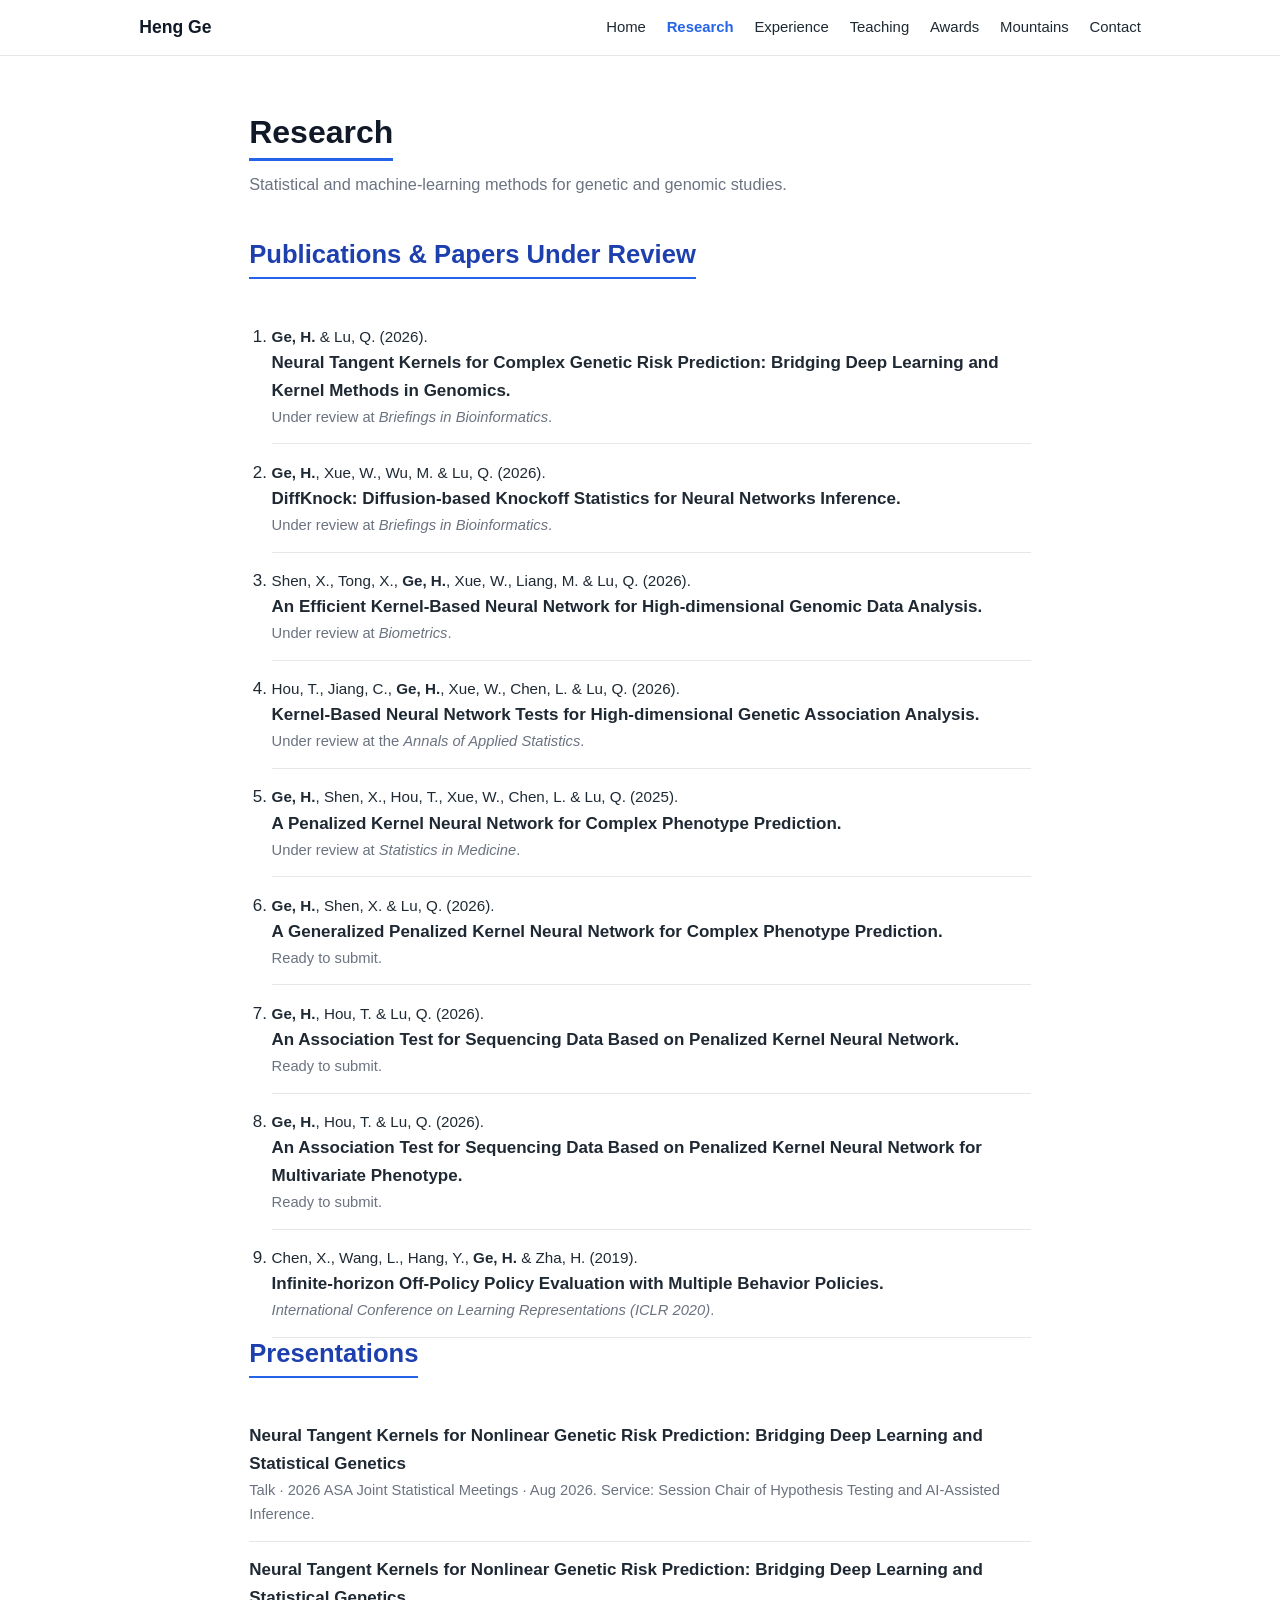
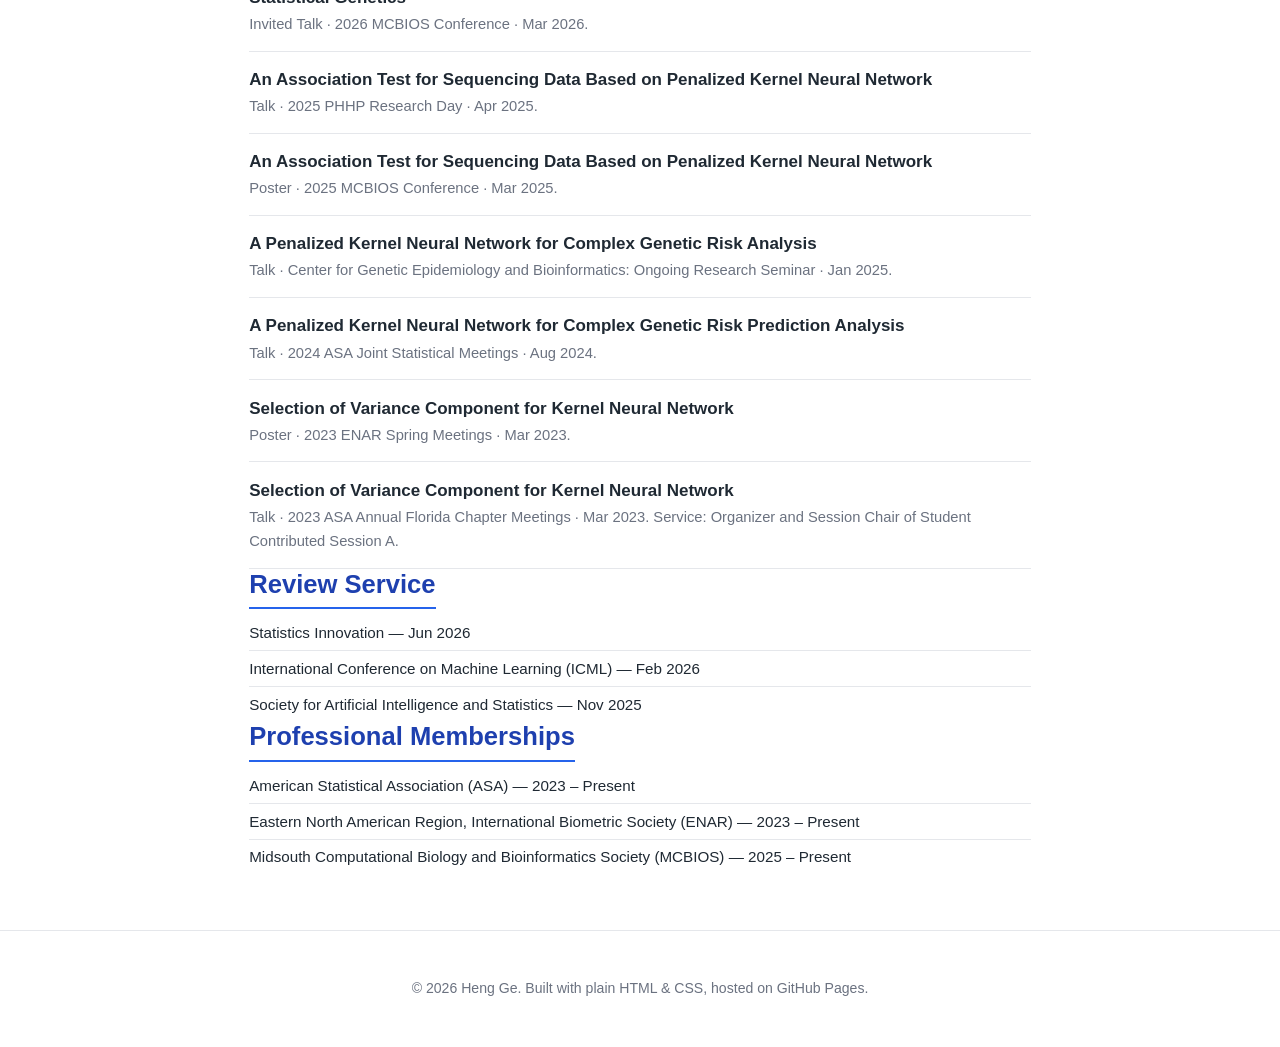
<file: research.html>
<!DOCTYPE html>
<html lang="en">
<head>
  <meta charset="UTF-8" />
  <meta name="viewport" content="width=device-width, initial-scale=1.0" />
  <title>Research &middot; Heng Ge</title>
  <link rel="stylesheet" href="style.css" />
</head>
<body>

  <header class="site-header">
    <nav class="nav">
      <a class="nav-logo" href="index.html">Heng Ge</a>
      <button class="nav-toggle" aria-label="Toggle menu">&#9776;</button>
      <ul class="nav-links">
        <li><a href="index.html">Home</a></li>
        <li><a href="research.html">Research</a></li>
        <li><a href="experience.html">Experience</a></li>
        <li><a href="teaching.html">Teaching</a></li>
        <li><a href="awards.html">Awards</a></li>
        <li><a href="mountaineering.html">Mountains</a></li>
        <li><a href="contact.html">Contact</a></li>
      </ul>
    </nav>
  </header>

  <main id="top">
    <section class="section">
      <h1 class="page-title">Research</h1>
      <p class="page-lead">Statistical and machine-learning methods for genetic and genomic studies.</p>

      <h2 class="subhead">Publications &amp; Papers Under Review</h2>
      <ol class="pub-list" style="list-style:decimal;padding-left:1.4rem">
        <li>
          <span class="pub-authors"><strong>Ge, H.</strong> &amp; Lu, Q. (2026).</span>
          <span class="pub-title">Neural Tangent Kernels for Complex Genetic Risk Prediction: Bridging Deep Learning and Kernel Methods in Genomics.</span>
          <span class="pub-venue">Under review at <em>Briefings in Bioinformatics</em>.</span>
        </li>
        <li>
          <span class="pub-authors"><strong>Ge, H.</strong>, Xue, W., Wu, M. &amp; Lu, Q. (2026).</span>
          <span class="pub-title">DiffKnock: Diffusion-based Knockoff Statistics for Neural Networks Inference.</span>
          <span class="pub-venue">Under review at <em>Briefings in Bioinformatics</em>.</span>
        </li>
        <li>
          <span class="pub-authors">Shen, X., Tong, X., <strong>Ge, H.</strong>, Xue, W., Liang, M. &amp; Lu, Q. (2026).</span>
          <span class="pub-title">An Efficient Kernel-Based Neural Network for High-dimensional Genomic Data Analysis.</span>
          <span class="pub-venue">Under review at <em>Biometrics</em>.</span>
        </li>
        <li>
          <span class="pub-authors">Hou, T., Jiang, C., <strong>Ge, H.</strong>, Xue, W., Chen, L. &amp; Lu, Q. (2026).</span>
          <span class="pub-title">Kernel-Based Neural Network Tests for High-dimensional Genetic Association Analysis.</span>
          <span class="pub-venue">Under review at the <em>Annals of Applied Statistics</em>.</span>
        </li>
        <li>
          <span class="pub-authors"><strong>Ge, H.</strong>, Shen, X., Hou, T., Xue, W., Chen, L. &amp; Lu, Q. (2025).</span>
          <span class="pub-title">A Penalized Kernel Neural Network for Complex Phenotype Prediction.</span>
          <span class="pub-venue">Under review at <em>Statistics in Medicine</em>.</span>
        </li>
        <li>
          <span class="pub-authors"><strong>Ge, H.</strong>, Shen, X. &amp; Lu, Q. (2026).</span>
          <span class="pub-title">A Generalized Penalized Kernel Neural Network for Complex Phenotype Prediction.</span>
          <span class="pub-venue">Ready to submit.</span>
        </li>
        <li>
          <span class="pub-authors"><strong>Ge, H.</strong>, Hou, T. &amp; Lu, Q. (2026).</span>
          <span class="pub-title">An Association Test for Sequencing Data Based on Penalized Kernel Neural Network.</span>
          <span class="pub-venue">Ready to submit.</span>
        </li>
        <li>
          <span class="pub-authors"><strong>Ge, H.</strong>, Hou, T. &amp; Lu, Q. (2026).</span>
          <span class="pub-title">An Association Test for Sequencing Data Based on Penalized Kernel Neural Network for Multivariate Phenotype.</span>
          <span class="pub-venue">Ready to submit.</span>
        </li>
        <li>
          <span class="pub-authors">Chen, X., Wang, L., Hang, Y., <strong>Ge, H.</strong> &amp; Zha, H. (2019).</span>
          <span class="pub-title">Infinite-horizon Off-Policy Policy Evaluation with Multiple Behavior Policies.</span>
          <span class="pub-venue"><em>International Conference on Learning Representations (ICLR 2020)</em>.</span>
        </li>
      </ol>

      <h2 class="subhead">Presentations</h2>
      <ul class="pub-list">
        <li>
          <span class="pub-title">Neural Tangent Kernels for Nonlinear Genetic Risk Prediction: Bridging Deep Learning and Statistical Genetics</span>
          <span class="pub-venue">Talk &middot; 2026 ASA Joint Statistical Meetings &middot; Aug 2026. Service: Session Chair of Hypothesis Testing and AI-Assisted Inference.</span>
        </li>
        <li>
          <span class="pub-title">Neural Tangent Kernels for Nonlinear Genetic Risk Prediction: Bridging Deep Learning and Statistical Genetics</span>
          <span class="pub-venue">Invited Talk &middot; 2026 MCBIOS Conference &middot; Mar 2026.</span>
        </li>
        <li>
          <span class="pub-title">An Association Test for Sequencing Data Based on Penalized Kernel Neural Network</span>
          <span class="pub-venue">Talk &middot; 2025 PHHP Research Day &middot; Apr 2025.</span>
        </li>
        <li>
          <span class="pub-title">An Association Test for Sequencing Data Based on Penalized Kernel Neural Network</span>
          <span class="pub-venue">Poster &middot; 2025 MCBIOS Conference &middot; Mar 2025.</span>
        </li>
        <li>
          <span class="pub-title">A Penalized Kernel Neural Network for Complex Genetic Risk Analysis</span>
          <span class="pub-venue">Talk &middot; Center for Genetic Epidemiology and Bioinformatics: Ongoing Research Seminar &middot; Jan 2025.</span>
        </li>
        <li>
          <span class="pub-title">A Penalized Kernel Neural Network for Complex Genetic Risk Prediction Analysis</span>
          <span class="pub-venue">Talk &middot; 2024 ASA Joint Statistical Meetings &middot; Aug 2024.</span>
        </li>
        <li>
          <span class="pub-title">Selection of Variance Component for Kernel Neural Network</span>
          <span class="pub-venue">Poster &middot; 2023 ENAR Spring Meetings &middot; Mar 2023.</span>
        </li>
        <li>
          <span class="pub-title">Selection of Variance Component for Kernel Neural Network</span>
          <span class="pub-venue">Talk &middot; 2023 ASA Annual Florida Chapter Meetings &middot; Mar 2023. Service: Organizer and Session Chair of Student Contributed Session A.</span>
        </li>
      </ul>

      <h2 class="subhead">Review Service</h2>
      <ul class="plain">
        <li>Statistics Innovation &mdash; Jun 2026</li>
        <li>International Conference on Machine Learning (ICML) &mdash; Feb 2026</li>
        <li>Society for Artificial Intelligence and Statistics &mdash; Nov 2025</li>
      </ul>

      <h2 class="subhead">Professional Memberships</h2>
      <ul class="plain">
        <li>American Statistical Association (ASA) &mdash; 2023 &ndash; Present</li>
        <li>Eastern North American Region, International Biometric Society (ENAR) &mdash; 2023 &ndash; Present</li>
        <li>Midsouth Computational Biology and Bioinformatics Society (MCBIOS) &mdash; 2025 &ndash; Present</li>
      </ul>
    </section>
  </main>

  <footer class="site-footer">
    <p>&copy; <span id="year"></span> Heng Ge. Built with plain HTML &amp; CSS, hosted on GitHub Pages.</p>
  </footer>

  <script src="site.js"></script>
</body>
</html>
</file>
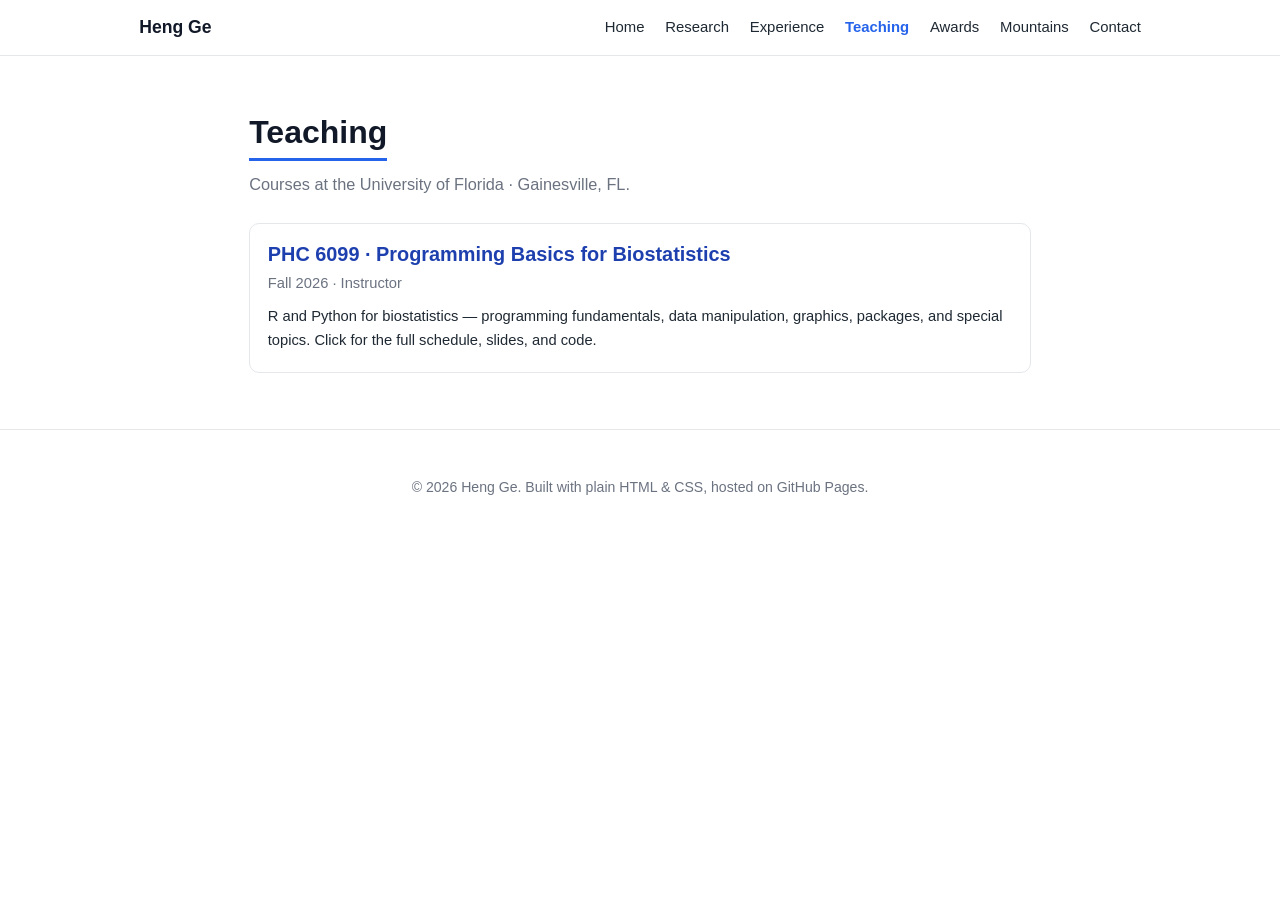
<file: teaching.html>
<!DOCTYPE html>
<html lang="en">
<head>
  <meta charset="UTF-8" />
  <meta name="viewport" content="width=device-width, initial-scale=1.0" />
  <title>Teaching &middot; Heng Ge</title>
  <link rel="stylesheet" href="style.css" />
</head>
<body>

  <header class="site-header">
    <nav class="nav">
      <a class="nav-logo" href="index.html">Heng Ge</a>
      <button class="nav-toggle" aria-label="Toggle menu">&#9776;</button>
      <ul class="nav-links">
        <li><a href="index.html">Home</a></li>
        <li><a href="research.html">Research</a></li>
        <li><a href="experience.html">Experience</a></li>
        <li><a href="teaching.html">Teaching</a></li>
        <li><a href="awards.html">Awards</a></li>
        <li><a href="mountaineering.html">Mountains</a></li>
        <li><a href="contact.html">Contact</a></li>
      </ul>
    </nav>
  </header>

  <main id="top">
    <section class="section">
      <h1 class="page-title">Teaching</h1>
      <p class="page-lead">Courses at the University of Florida &middot; Gainesville, FL.</p>

      <div class="cards">
        <a class="card" href="programming-basics.html">
          <h3>PHC 6099 &middot; Programming Basics for Biostatistics</h3>
          <p>Fall 2026 &middot; Instructor</p>
          <p class="card-desc">R and Python for biostatistics &mdash; programming fundamentals, data manipulation, graphics, packages, and special topics. Click for the full schedule, slides, and code.</p>
        </a>
      </div>
    </section>
  </main>

  <footer class="site-footer">
    <p>&copy; <span id="year"></span> Heng Ge. Built with plain HTML &amp; CSS, hosted on GitHub Pages.</p>
  </footer>

  <script src="site.js"></script>
</body>
</html>
</file>
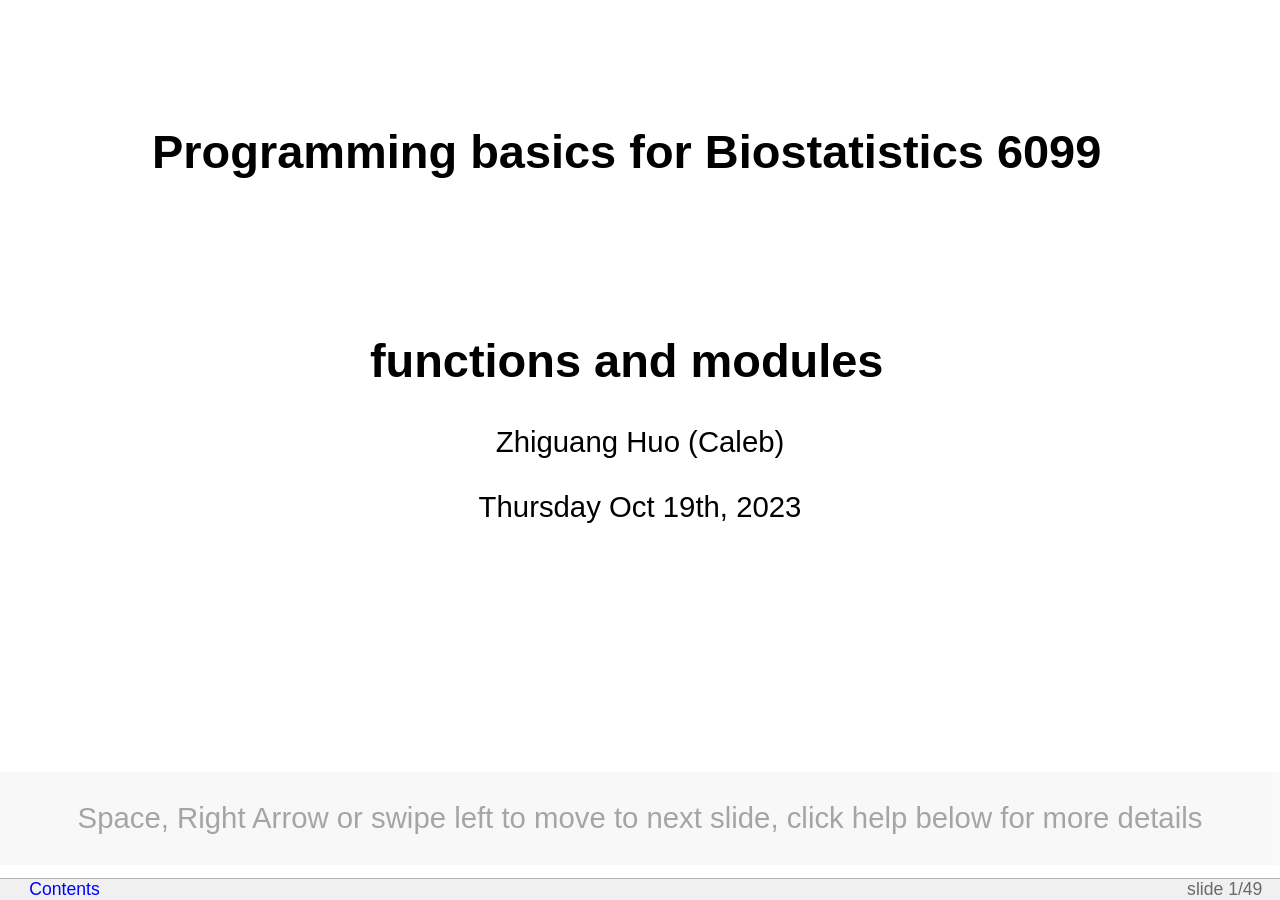
<file: pb-lectures/Week10_functions/functions.html>
<?xml version="1.0" encoding="utf-8" ?>
<!DOCTYPE html PUBLIC "-//W3C//DTD XHTML 1.0 Strict//EN" "http://www.w3.org/TR/xhtml1/DTD/xhtml1-strict.dtd">
<html xmlns="http://www.w3.org/1999/xhtml">
<head>
  <meta http-equiv="Content-Type" content="text/html; charset=utf-8" />
  <meta http-equiv="Content-Style-Type" content="text/css" />
  <meta name="generator" content="pandoc" />
  <meta name="author" content="Zhiguang Huo (Caleb)" />
  <title>Programming basics for Biostatistics 6099</title>
  <style type="text/css">
code{white-space: pre-wrap;}
span.smallcaps{font-variant: small-caps;}
span.underline{text-decoration: underline;}
div.column{display: inline-block; vertical-align: top; width: 50%;}
div.hanging-indent{margin-left: 1.5em; text-indent: -1.5em;}
ul.task-list{list-style: none;}
pre > code.sourceCode { white-space: pre; position: relative; }
pre > code.sourceCode > span { display: inline-block; line-height: 1.25; }
pre > code.sourceCode > span:empty { height: 1.2em; }
.sourceCode { overflow: visible; }
code.sourceCode > span { color: inherit; text-decoration: inherit; }
div.sourceCode { margin: 1em 0; }
pre.sourceCode { margin: 0; }
@media screen {
div.sourceCode { overflow: auto; }
}
@media print {
pre > code.sourceCode { white-space: pre-wrap; }
pre > code.sourceCode > span { text-indent: -5em; padding-left: 5em; }
}
pre.numberSource code
{ counter-reset: source-line 0; }
pre.numberSource code > span
{ position: relative; left: -4em; counter-increment: source-line; }
pre.numberSource code > span > a:first-child::before
{ content: counter(source-line);
position: relative; left: -1em; text-align: right; vertical-align: baseline;
border: none; display: inline-block;
-webkit-touch-callout: none; -webkit-user-select: none;
-khtml-user-select: none; -moz-user-select: none;
-ms-user-select: none; user-select: none;
padding: 0 4px; width: 4em;
color: #aaaaaa;
}
pre.numberSource { margin-left: 3em; border-left: 1px solid #aaaaaa; padding-left: 4px; }
div.sourceCode
{ }
@media screen {
pre > code.sourceCode > span > a:first-child::before { text-decoration: underline; }
}
code span.al { color: #ff0000; font-weight: bold; } 
code span.an { color: #60a0b0; font-weight: bold; font-style: italic; } 
code span.at { color: #7d9029; } 
code span.bn { color: #40a070; } 
code span.bu { color: #008000; } 
code span.cf { color: #007020; font-weight: bold; } 
code span.ch { color: #4070a0; } 
code span.cn { color: #880000; } 
code span.co { color: #60a0b0; font-style: italic; } 
code span.cv { color: #60a0b0; font-weight: bold; font-style: italic; } 
code span.do { color: #ba2121; font-style: italic; } 
code span.dt { color: #902000; } 
code span.dv { color: #40a070; } 
code span.er { color: #ff0000; font-weight: bold; } 
code span.ex { } 
code span.fl { color: #40a070; } 
code span.fu { color: #06287e; } 
code span.im { color: #008000; font-weight: bold; } 
code span.in { color: #60a0b0; font-weight: bold; font-style: italic; } 
code span.kw { color: #007020; font-weight: bold; } 
code span.op { color: #666666; } 
code span.ot { color: #007020; } 
code span.pp { color: #bc7a00; } 
code span.sc { color: #4070a0; } 
code span.ss { color: #bb6688; } 
code span.st { color: #4070a0; } 
code span.va { color: #19177c; } 
code span.vs { color: #4070a0; } 
code span.wa { color: #60a0b0; font-weight: bold; font-style: italic; } 
</style>
  <style type="text/css">
pre > code.sourceCode { white-space: pre; position: relative; }
pre > code.sourceCode > span { display: inline-block; line-height: 1.25; }
pre > code.sourceCode > span:empty { height: 1.2em; }
.sourceCode { overflow: visible; }
code.sourceCode > span { color: inherit; text-decoration: inherit; }
div.sourceCode { margin: 1em 0; }
pre.sourceCode { margin: 0; }
@media screen {
div.sourceCode { overflow: auto; }
}
@media print {
pre > code.sourceCode { white-space: pre-wrap; }
pre > code.sourceCode > span { text-indent: -5em; padding-left: 5em; }
}
pre.numberSource code
{ counter-reset: source-line 0; }
pre.numberSource code > span
{ position: relative; left: -4em; counter-increment: source-line; }
pre.numberSource code > span > a:first-child::before
{ content: counter(source-line);
position: relative; left: -1em; text-align: right; vertical-align: baseline;
border: none; display: inline-block;
-webkit-touch-callout: none; -webkit-user-select: none;
-khtml-user-select: none; -moz-user-select: none;
-ms-user-select: none; user-select: none;
padding: 0 4px; width: 4em;
color: #aaaaaa;
}
pre.numberSource { margin-left: 3em; border-left: 1px solid #aaaaaa; padding-left: 4px; }
div.sourceCode
{ }
@media screen {
pre > code.sourceCode > span > a:first-child::before { text-decoration: underline; }
}
code span.al { color: #ff0000; font-weight: bold; } 
code span.an { color: #60a0b0; font-weight: bold; font-style: italic; } 
code span.at { color: #7d9029; } 
code span.bn { color: #40a070; } 
code span.bu { color: #008000; } 
code span.cf { color: #007020; font-weight: bold; } 
code span.ch { color: #4070a0; } 
code span.cn { color: #880000; } 
code span.co { color: #60a0b0; font-style: italic; } 
code span.cv { color: #60a0b0; font-weight: bold; font-style: italic; } 
code span.do { color: #ba2121; font-style: italic; } 
code span.dt { color: #902000; } 
code span.dv { color: #40a070; } 
code span.er { color: #ff0000; font-weight: bold; } 
code span.ex { } 
code span.fl { color: #40a070; } 
code span.fu { color: #06287e; } 
code span.im { color: #008000; font-weight: bold; } 
code span.in { color: #60a0b0; font-weight: bold; font-style: italic; } 
code span.kw { color: #007020; font-weight: bold; } 
code span.op { color: #666666; } 
code span.ot { color: #007020; } 
code span.pp { color: #bc7a00; } 
code span.sc { color: #4070a0; } 
code span.ss { color: #bb6688; } 
code span.st { color: #4070a0; } 
code span.va { color: #19177c; } 
code span.vs { color: #4070a0; } 
code span.wa { color: #60a0b0; font-weight: bold; font-style: italic; } 
</style>
  <script>// Pandoc 2.9 adds attributes on both header and div. We remove the former (to
// be compatible with the behavior of Pandoc < 2.8).
document.addEventListener('DOMContentLoaded', function(e) {
  var hs = document.querySelectorAll("div.section[class*='level'] > :first-child");
  var i, h, a;
  for (i = 0; i < hs.length; i++) {
    h = hs[i];
    if (!/^h[1-6]$/i.test(h.tagName)) continue;  // it should be a header h1-h6
    a = h.attributes;
    while (a.length > 0) h.removeAttribute(a[0].name);
  }
});
</script>
  <style type="text/css">
body
{
margin: 0 0 0 0;
padding: 0 0 0 0;
width: 100%;
height: 100%;
color: black;
background-color: white;
font-family: "Gill Sans MT", "Gill Sans", GillSans, sans-serif;
font-size: 14pt;
}
div.toolbar {
position: fixed; z-index: 200;
top: auto; bottom: 0; left: 0; right: 0;
height: 1.2em; text-align: right;
padding-left: 1em;
padding-right: 1em; font-size: 60%;
color: DimGray;
background-color: rgb(240,240,240);
border-top: solid 1px rgb(180,180,180);
}
div.toolbar span.copyright {
color: DimGray;
margin-left: 0.5em;
}
div.initial_prompt {
position: absolute;
z-index: 1000;
bottom: 1.2em;
width: 100%;
background-color: rgb(200,200,200);
opacity: 0.35;
background-color: rgb(200,200,200, 0.35);
cursor: pointer;
}
div.initial_prompt p.help {
text-align: center;
}
div.initial_prompt p.close {
text-align: right;
font-style: italic;
}
div.slidy_toc {
position: absolute;
z-index: 300;
width: 60%;
max-width: 30em;
height: 30em;
overflow: auto;
top: auto;
right: auto;
left: 4em;
bottom: 4em;
padding: 1em;
background: rgb(240,240,240);
border-style: solid;
border-width: 2px;
font-size: 60%;
}
div.slidy_toc .toc_heading {
text-align: center;
width: 100%;
margin: 0;
margin-bottom: 1em;
border-bottom-style: solid;
border-bottom-color: rgb(180,180,180);
border-bottom-width: 1px;
}
div.slide {
z-index: 20;
margin: 0 0 0 0;
padding-top: 0;
padding-bottom: 0;
padding-left: 20px;
padding-right: 20px;
border-width: 0;
clear: both;
top: 0;
bottom: 0;
left: 0;
right: 0;
line-height: 120%;
background-color: transparent;
}
div.background {
display: none;
}
div.handout {
margin-left: 20px;
margin-right: 20px;
}
div.slide.titlepage {
text-align: center;
}
div.slide.titlepage h1 {
padding-top: 10%;
margin-right: 0;
}
div.slide h1 {
padding-left: 0;
padding-right: 20pt;
padding-top: 4pt;
padding-bottom: 4pt;
margin-top: 0;
margin-left: 0;
margin-right: 60pt;
margin-bottom: 0.5em;
display: block; font-size: 160%;
line-height: 1.2em;
background: transparent;
}
@media screen and (max-device-width: 1024px)
{
div.slide { font-size: 100%; }
}
@media screen and (max-device-width: 800px)
{
div.slide { font-size: 200%; }
div.slidy_toc {
top: 1em;
left: 1em;
right: auto;
width: 80%;
font-size: 180%;
}
}
div.toc-heading {
width: 100%;
border-bottom: solid 1px rgb(180,180,180);
margin-bottom: 1em;
text-align: center;
}
img {
image-rendering: optimize-quality;
}
pre {
font-size: 80%;
font-weight: bold;
line-height: 120%;
padding-top: 0.2em;
padding-bottom: 0.2em;
padding-left: 1em;
padding-right: 1em;
border-style: solid;
border-left-width: 1em;
border-top-width: thin;
border-right-width: thin;
border-bottom-width: thin;
border-color: #95ABD0;
color: #00428C;
background-color: #E4E5E7;
}
li pre { margin-left: 0; }
blockquote { font-style: italic }
img { background-color: transparent }
p.copyright { font-size: smaller }
.center { text-align: center }
.footnote { font-size: smaller; margin-left: 2em; }
a img { border-width: 0; border-style: none }
a:visited { color: navy }
a:link { color: navy }
a:hover { color: red; text-decoration: underline }
a:active { color: red; text-decoration: underline }
a {text-decoration: none}
.toolbar a:link {color: blue}
.toolbar a:visited {color: blue}
.toolbar a:active {color: red}
.toolbar a:hover {color: red}
ul { list-style-type: square; }
ul ul { list-style-type: disc; }
ul ul ul { list-style-type: circle; }
ul ul ul ul { list-style-type: disc; }
li { margin-left: 0.5em; margin-top: 0.5em; }
li li { font-size: 85%; font-style: italic }
li li li { font-size: 85%; font-style: normal }
div dt
{
margin-left: 0;
margin-top: 1em;
margin-bottom: 0.5em;
font-weight: bold;
}
div dd
{
margin-left: 2em;
margin-bottom: 0.5em;
}
p,pre,ul,ol,blockquote,h2,h3,h4,h5,h6,dl,table {
margin-left: 1em;
margin-right: 1em;
}
p.subhead { font-weight: bold; margin-top: 2em; }
.smaller { font-size: smaller }
.bigger { font-size: 130% }
td,th { padding: 0.2em }
ul {
margin: 0.5em 1.5em 0.5em 1.5em;
padding: 0;
}
ol {
margin: 0.5em 1.5em 0.5em 1.5em;
padding: 0;
}
ul { list-style-type: square; }
ul ul { list-style-type: disc; }
ul ul ul { list-style-type: circle; }
ul ul ul ul { list-style-type: disc; }
ul li { list-style: square;
margin: 0.1em 0em 0.6em 0;
padding: 0 0 0 0;
line-height: 140%;
}
ol li { margin: 0.1em 0em 0.6em 1.5em;
padding: 0 0 0 0px;
line-height: 140%;
list-style-type: decimal;
}
li ul li { font-size: 85%; font-style: italic;
list-style-type: disc;
background: transparent;
padding: 0 0 0 0;
}
li li ul li { font-size: 85%; font-style: normal;
list-style-type: circle;
background: transparent;
padding: 0 0 0 0;
}
li li li ul li {
list-style-type: disc;
background: transparent;
padding: 0 0 0 0;
}
li ol li {
list-style-type: decimal;
}
li li ol li {
list-style-type: decimal;
}

ol.outline li:hover { cursor: pointer }
ol.outline li.nofold:hover { cursor: default }
ul.outline li:hover { cursor: pointer }
ul.outline li.nofold:hover { cursor: default }
ol.outline { list-style:decimal; }
ol.outline ol { list-style-type:lower-alpha }
ol.outline li.nofold {
padding: 0 0 0 20px;
background: transparent url([data-uri]) no-repeat 0px 0.5em;
}
ol.outline li.unfolded {
padding: 0 0 0 20px;
background: transparent url([data-uri]) no-repeat 0px 0.5em;
}
ol.outline li.folded {
padding: 0 0 0 20px;
background: transparent url([data-uri]) no-repeat 0px 0.5em;
}
ol.outline li.unfolded:hover {
padding: 0 0 0 20px;
background: transparent url([data-uri]) no-repeat 0px 0.5em;
}
ol.outline li.folded:hover {
padding: 0 0 0 20px;
background: transparent url([data-uri]) no-repeat 0px 0.5em;
}
ul.outline li.nofold {
padding: 0 0 0 20px;
background: transparent url([data-uri]) no-repeat 0px 0.5em;
}
ul.outline li.unfolded {
padding: 0 0 0 20px;
background: transparent url([data-uri]) no-repeat 0px 0.5em;
}
ul.outline li.folded {
padding: 0 0 0 20px;
background: transparent url([data-uri]) no-repeat 0px 0.5em;
}
ul.outline li.unfolded:hover {
padding: 0 0 0 20px;
background: transparent url([data-uri]) no-repeat 0px 0.5em;
}
ul.outline li.folded:hover {
padding: 0 0 0 20px;
background: transparent url([data-uri]) no-repeat 0px 0.5em;
}

a.titleslide { font-weight: bold; font-style: italic }

img.hidden { display: none; visibility: hidden }
div.initial_prompt { display: none; visibility: hidden }
div.slide {
visibility: visible;
position: inherit;
}
div.handout {
border-top-style: solid;
border-top-width: thin;
border-top-color: black;
}
@media screen {
.hidden { display: none; visibility: visible }
div.slide.hidden { display: block; visibility: visible }
div.handout.hidden { display: block; visibility: visible }
div.background { display: none; visibility: hidden }
body.single_slide div.initial_prompt { display: block; visibility: visible }
body.single_slide div.background { display: block; visibility: visible }
body.single_slide div.background.hidden { display: none; visibility: hidden }
body.single_slide .invisible { visibility: hidden }
body.single_slide .hidden { display: none; visibility: hidden }
body.single_slide div.slide { position: absolute }
body.single_slide div.handout { display: none; visibility: hidden }
}
@media print {
.hidden { display: block; visibility: visible }
div.slide pre { font-size: 60%; padding-left: 0.5em; }
div.toolbar { display: none; visibility: hidden; }
div.slidy_toc { display: none; visibility: hidden; }
div.background { display: none; visibility: hidden; }
div.slide { page-break-before: always }

div.slide.first-slide { page-break-before: avoid }
}


.jslider table {
margin-left: 0em;
margin-right: 0em;
}

table.dataTable, .shiny-datatable-output div {
font-size: 14pt;
}

.dataTables_info, .dataTables_paginate {
font-size: 19px;
}

pre.sourceCode, code.sourceCode {
font-size: 80%;
}

label, button, input, select, textarea {
font-size: 14pt;
}

ul.nav, ul.nav li {
list-style-type: none;
}
</style>
  <script src="[data-uri]"></script>
  <script>(function() {
  if (!window.w3c_slidy) return;
  if (!window.Shiny) return;
  if (!window.$) return;
  // whenever a slide changes, tell shiny to recalculate what is displayed
  window.w3c_slidy.add_observer(function (slide_num) {
    // slide_num starts at position 1
    $(w3c_slidy.slides[slide_num - 1]).trigger("shown");
  });
})()
</script>
</head>
<body>
<div class="slide titlepage">
  <h1 class="title">Programming basics for Biostatistics 6099</h1>
  <h1 class="subtitle">functions and modules</h1>
  <p class="author">
Zhiguang Huo (Caleb)
  </p>
  <p class="date">Thursday Oct 19th, 2023</p>
</div>
<div id="outlines" class="slide section level1">
<h1>Outlines</h1>
<ul>
<li>Writing Basic Python functions</li>
<li>Some built-in Python functions</li>
<li>Load Python modules</li>
<li>Function arguments</li>
<li>Lambda function</li>
<li>Scope of a function</li>
<li>Multiple return value</li>
<li>Prepare your own function module</li>
<li>Install Python modules</li>
<li>Python environment (optional)</li>
</ul>
</div>
<div id="writing-basic-python-functions" class="slide section level1">
<h1>Writing Basic Python functions</h1>
<ul>
<li>function without argument</li>
</ul>
<div class="sourceCode" id="cb1"><pre class="sourceCode python"><code class="sourceCode python"><span id="cb1-1"><a href="#cb1-1" tabindex="-1"></a><span class="kw">def</span> hello():</span>
<span id="cb1-2"><a href="#cb1-2" tabindex="-1"></a>    <span class="bu">print</span>(<span class="st">&#39;Hello World!&#39;</span>)</span>
<span id="cb1-3"><a href="#cb1-3" tabindex="-1"></a></span>
<span id="cb1-4"><a href="#cb1-4" tabindex="-1"></a>hello()</span></code></pre></div>
<pre><code>## Hello World!</code></pre>
<ul>
<li>function with an argument</li>
</ul>
<div class="sourceCode" id="cb3"><pre class="sourceCode python"><code class="sourceCode python"><span id="cb3-1"><a href="#cb3-1" tabindex="-1"></a><span class="kw">def</span> hello(name):</span>
<span id="cb3-2"><a href="#cb3-2" tabindex="-1"></a>    <span class="bu">print</span>(<span class="st">&#39;Hello, &#39;</span> <span class="op">+</span> name <span class="op">+</span> <span class="st">&quot;!&quot;</span>)</span>
<span id="cb3-3"><a href="#cb3-3" tabindex="-1"></a></span>
<span id="cb3-4"><a href="#cb3-4" tabindex="-1"></a>hello(<span class="st">&quot;Lucas&quot;</span>)</span></code></pre></div>
<pre><code>## Hello, Lucas!</code></pre>
</div>
<div id="function-descriptions-and-helps" class="slide section level1">
<h1>Function Descriptions and Helps</h1>
<div class="sourceCode" id="cb5"><pre class="sourceCode python"><code class="sourceCode python"><span id="cb5-1"><a href="#cb5-1" tabindex="-1"></a><span class="kw">def</span> inc(x): </span>
<span id="cb5-2"><a href="#cb5-2" tabindex="-1"></a>  <span class="co">&quot;&quot;&quot;Increase by one</span></span>
<span id="cb5-3"><a href="#cb5-3" tabindex="-1"></a><span class="co">  </span></span>
<span id="cb5-4"><a href="#cb5-4" tabindex="-1"></a><span class="co">  Keyword arguments:</span></span>
<span id="cb5-5"><a href="#cb5-5" tabindex="-1"></a><span class="co">  x -- the base number to be increased</span></span>
<span id="cb5-6"><a href="#cb5-6" tabindex="-1"></a><span class="co">  &quot;&quot;&quot;</span></span>
<span id="cb5-7"><a href="#cb5-7" tabindex="-1"></a>  <span class="cf">return</span> x <span class="op">+</span> <span class="dv">1</span></span>
<span id="cb5-8"><a href="#cb5-8" tabindex="-1"></a></span>
<span id="cb5-9"><a href="#cb5-9" tabindex="-1"></a>inc(<span class="dv">3</span>)</span></code></pre></div>
<pre><code>## 4</code></pre>
<div class="sourceCode" id="cb7"><pre class="sourceCode python"><code class="sourceCode python"><span id="cb7-1"><a href="#cb7-1" tabindex="-1"></a>inc.__doc__ <span class="co">## check docstring</span></span></code></pre></div>
<pre><code>## &#39;Increase by one\n  \n  Keyword arguments:\n  x -- the base number to be increased\n  &#39;</code></pre>
<ul>
<li>get help page</li>
</ul>
<pre><code>?inc
help(inc)</code></pre>
</div>
<div id="function-structure" class="slide section level1">
<h1>Function structure</h1>
<ul>
<li>Keyword ““def”” that marks the start of the function</li>
<li>A colon (:) to mark the end of the function header.</li>
<li>The function body must have same indentation for the same level of
code.</li>
<li>(Optional)
<ul>
<li>Documentation string (docstring) to describe what the function
does.</li>
<li>Parameters (arguments) to pass values to a function.</li>
<li>Return statement to return a value from the function.</li>
</ul></li>
</ul>
</div>
<div id="recursive-function" class="slide section level1">
<h1>Recursive function</h1>
<ul>
<li><span class="math inline">\(f(n) = n! = n(n-1)\ldots 1\)</span></li>
</ul>
<div class="sourceCode" id="cb10"><pre class="sourceCode python"><code class="sourceCode python"><span id="cb10-1"><a href="#cb10-1" tabindex="-1"></a><span class="kw">def</span> factorial(n):</span>
<span id="cb10-2"><a href="#cb10-2" tabindex="-1"></a>    result <span class="op">=</span> n</span>
<span id="cb10-3"><a href="#cb10-3" tabindex="-1"></a>    <span class="cf">for</span> i <span class="kw">in</span> <span class="bu">range</span>(<span class="dv">1</span>,n):</span>
<span id="cb10-4"><a href="#cb10-4" tabindex="-1"></a>        result <span class="op">*=</span> i</span>
<span id="cb10-5"><a href="#cb10-5" tabindex="-1"></a>    <span class="cf">return</span> result</span>
<span id="cb10-6"><a href="#cb10-6" tabindex="-1"></a></span>
<span id="cb10-7"><a href="#cb10-7" tabindex="-1"></a>factorial(<span class="dv">5</span>)</span></code></pre></div>
<pre><code>## 120</code></pre>
<ul>
<li>recursive function</li>
</ul>
<div class="sourceCode" id="cb12"><pre class="sourceCode python"><code class="sourceCode python"><span id="cb12-1"><a href="#cb12-1" tabindex="-1"></a><span class="kw">def</span> factorial(n):</span>
<span id="cb12-2"><a href="#cb12-2" tabindex="-1"></a>    <span class="cf">if</span> n<span class="op">==</span><span class="dv">1</span>: <span class="cf">return</span> <span class="dv">1</span></span>
<span id="cb12-3"><a href="#cb12-3" tabindex="-1"></a>    <span class="cf">return</span> n<span class="op">*</span>factorial(n<span class="op">-</span><span class="dv">1</span>)</span>
<span id="cb12-4"><a href="#cb12-4" tabindex="-1"></a></span>
<span id="cb12-5"><a href="#cb12-5" tabindex="-1"></a>factorial(<span class="dv">5</span>)</span></code></pre></div>
<pre><code>## 120</code></pre>
</div>
<div id="in-class-exercise" class="slide section level1">
<h1>In class exercise</h1>
<ul>
<li>Write a recursive function to calculate the Fibonacci number
<ul>
<li>f(0) = 1</li>
<li>f(1) = 1</li>
<li>f(2) = f(1) + f(0) = 2</li>
<li>f(3) = f(2) + f(1) = 3</li>
<li>f(4) = f(3) + f(2) = 5</li>
<li>…</li>
<li>f(n) = f(n-1) + f(n-2)</li>
</ul></li>
</ul>
</div>
<div class="slide section level1">

<div class="sourceCode" id="cb14"><pre class="sourceCode python"><code class="sourceCode python"><span id="cb14-1"><a href="#cb14-1" tabindex="-1"></a><span class="kw">def</span> fibonacci(n):</span>
<span id="cb14-2"><a href="#cb14-2" tabindex="-1"></a>    <span class="cf">if</span>(n<span class="op">&lt;=</span><span class="dv">1</span>):</span>
<span id="cb14-3"><a href="#cb14-3" tabindex="-1"></a>        <span class="cf">return</span>(<span class="dv">1</span>)</span>
<span id="cb14-4"><a href="#cb14-4" tabindex="-1"></a>    <span class="cf">else</span>:</span>
<span id="cb14-5"><a href="#cb14-5" tabindex="-1"></a>        <span class="cf">return</span>(fibonacci(n<span class="op">-</span><span class="dv">1</span>) <span class="op">+</span> fibonacci(n<span class="op">-</span><span class="dv">2</span>))</span>
<span id="cb14-6"><a href="#cb14-6" tabindex="-1"></a></span>
<span id="cb14-7"><a href="#cb14-7" tabindex="-1"></a>fibonacci(<span class="dv">4</span>)</span></code></pre></div>
<pre><code>## 5</code></pre>
<div class="sourceCode" id="cb16"><pre class="sourceCode python"><code class="sourceCode python"><span id="cb16-1"><a href="#cb16-1" tabindex="-1"></a>fibonacci(<span class="dv">5</span>)</span></code></pre></div>
<pre><code>## 8</code></pre>
</div>
<div id="some-built-in-python-functions" class="slide section level1">
<h1>Some built-in Python functions</h1>
<div class="sourceCode" id="cb18"><pre class="sourceCode python"><code class="sourceCode python"><span id="cb18-1"><a href="#cb18-1" tabindex="-1"></a><span class="bu">abs</span>(<span class="op">-</span><span class="dv">4</span>)</span></code></pre></div>
<pre><code>## 4</code></pre>
<div class="sourceCode" id="cb20"><pre class="sourceCode python"><code class="sourceCode python"><span id="cb20-1"><a href="#cb20-1" tabindex="-1"></a><span class="bu">pow</span>(<span class="dv">2</span>,<span class="dv">3</span>) <span class="co">## 2**3</span></span></code></pre></div>
<pre><code>## 8</code></pre>
<div class="sourceCode" id="cb22"><pre class="sourceCode python"><code class="sourceCode python"><span id="cb22-1"><a href="#cb22-1" tabindex="-1"></a><span class="bu">round</span>(<span class="fl">3.14</span>)</span></code></pre></div>
<pre><code>## 3</code></pre>
<div class="sourceCode" id="cb24"><pre class="sourceCode python"><code class="sourceCode python"><span id="cb24-1"><a href="#cb24-1" tabindex="-1"></a><span class="bu">max</span>(<span class="dv">6</span>,<span class="dv">9</span>)</span></code></pre></div>
<pre><code>## 9</code></pre>
<div class="sourceCode" id="cb26"><pre class="sourceCode python"><code class="sourceCode python"><span id="cb26-1"><a href="#cb26-1" tabindex="-1"></a><span class="bu">min</span>([<span class="dv">1</span>,<span class="dv">2</span>,<span class="dv">3</span>,<span class="dv">7</span>])</span></code></pre></div>
<pre><code>## 1</code></pre>
</div>
<div class="slide section level1">

<div class="sourceCode" id="cb28"><pre class="sourceCode python"><code class="sourceCode python"><span id="cb28-1"><a href="#cb28-1" tabindex="-1"></a><span class="bu">sum</span>(<span class="bu">range</span>(<span class="dv">10</span>))</span></code></pre></div>
<pre><code>## 45</code></pre>
<div class="sourceCode" id="cb30"><pre class="sourceCode python"><code class="sourceCode python"><span id="cb30-1"><a href="#cb30-1" tabindex="-1"></a><span class="bu">help</span>(<span class="bu">sum</span>)</span></code></pre></div>
<pre><code>## Help on built-in function sum in module builtins:
## 
## sum(iterable, /, start=0)
##     Return the sum of a &#39;start&#39; value (default: 0) plus an iterable of numbers
##     
##     When the iterable is empty, return the start value.
##     This function is intended specifically for use with numeric values and may
##     reject non-numeric types.</code></pre>
<pre><code>?sum ## this way only works for Jupyter Notebook</code></pre>
</div>
<div id="module" class="slide section level1">
<h1>Module</h1>
<ul>
<li>A Python module is similar to an R package
<ul>
<li>contains a set of functions.</li>
</ul></li>
<li>Create a module
<ul>
<li>put the following function in a file mymod.py</li>
</ul></li>
</ul>
<pre><code>def hello(name):
    print(&#39;Hello &#39; + name + &#39;!&#39;)</code></pre>
<pre><code>def myadd(a, b):
    return(a + b)</code></pre>
<ul>
<li>In python</li>
</ul>
<div class="sourceCode" id="cb35"><pre class="sourceCode python"><code class="sourceCode python"><span id="cb35-1"><a href="#cb35-1" tabindex="-1"></a><span class="im">import</span> mymod</span>
<span id="cb35-2"><a href="#cb35-2" tabindex="-1"></a></span>
<span id="cb35-3"><a href="#cb35-3" tabindex="-1"></a>mymod.hello(<span class="st">&quot;Lucas&quot;</span>)</span></code></pre></div>
<pre><code>## Hello Lucas!</code></pre>
<div class="sourceCode" id="cb37"><pre class="sourceCode python"><code class="sourceCode python"><span id="cb37-1"><a href="#cb37-1" tabindex="-1"></a>mymod.myadd(<span class="dv">1</span>, <span class="dv">10</span>)</span></code></pre></div>
<pre><code>## 11</code></pre>
</div>
<div id="module-1" class="slide section level1">
<h1>Module</h1>
<ul>
<li>in addition to functions, a module can also contain data variables.
<ul>
<li>put the following code in the file mymod.py</li>
</ul></li>
</ul>
<pre><code>Student1 = {
  &quot;name&quot;: &quot;Amy&quot;,
  &quot;age&quot;: &quot;23&quot;,
  &quot;country&quot;: &quot;Canada&quot;
}</code></pre>
<ul>
<li>In python</li>
</ul>
<div class="sourceCode" id="cb40"><pre class="sourceCode python"><code class="sourceCode python"><span id="cb40-1"><a href="#cb40-1" tabindex="-1"></a><span class="im">import</span> mymod</span>
<span id="cb40-2"><a href="#cb40-2" tabindex="-1"></a></span>
<span id="cb40-3"><a href="#cb40-3" tabindex="-1"></a>astudent <span class="op">=</span> mymod.Student1</span>
<span id="cb40-4"><a href="#cb40-4" tabindex="-1"></a><span class="bu">print</span>(astudent)</span></code></pre></div>
<pre><code>## {&#39;name&#39;: &#39;Amy&#39;, &#39;age&#39;: &#39;23&#39;, &#39;country&#39;: &#39;Canada&#39;}</code></pre>
<div class="sourceCode" id="cb42"><pre class="sourceCode python"><code class="sourceCode python"><span id="cb42-1"><a href="#cb42-1" tabindex="-1"></a><span class="cf">for</span> akey <span class="kw">in</span> astudent:</span>
<span id="cb42-2"><a href="#cb42-2" tabindex="-1"></a>        <span class="bu">print</span>(akey <span class="op">+</span> <span class="st">&quot;: &quot;</span> <span class="op">+</span> astudent[akey])</span></code></pre></div>
<pre><code>## name: Amy
## age: 23
## country: Canada</code></pre>
</div>
<div id="math-modules" class="slide section level1">
<h1>math modules</h1>
<p>After import module, all the objects in the module are available via
module.object</p>
<div class="sourceCode" id="cb44"><pre class="sourceCode python"><code class="sourceCode python"><span id="cb44-1"><a href="#cb44-1" tabindex="-1"></a><span class="im">import</span> math</span>
<span id="cb44-2"><a href="#cb44-2" tabindex="-1"></a></span>
<span id="cb44-3"><a href="#cb44-3" tabindex="-1"></a>math.sqrt(<span class="dv">3</span>)</span></code></pre></div>
<pre><code>## 1.7320508075688772</code></pre>
<div class="sourceCode" id="cb46"><pre class="sourceCode python"><code class="sourceCode python"><span id="cb46-1"><a href="#cb46-1" tabindex="-1"></a>math.floor(<span class="fl">10.4</span>)</span></code></pre></div>
<pre><code>## 10</code></pre>
<div class="sourceCode" id="cb48"><pre class="sourceCode python"><code class="sourceCode python"><span id="cb48-1"><a href="#cb48-1" tabindex="-1"></a>math.ceil(<span class="fl">10.4</span>)</span></code></pre></div>
<pre><code>## 11</code></pre>
<div class="sourceCode" id="cb50"><pre class="sourceCode python"><code class="sourceCode python"><span id="cb50-1"><a href="#cb50-1" tabindex="-1"></a>math.log(<span class="dv">16</span>,<span class="dv">2</span>)</span></code></pre></div>
<pre><code>## 4.0</code></pre>
<div class="sourceCode" id="cb52"><pre class="sourceCode python"><code class="sourceCode python"><span id="cb52-1"><a href="#cb52-1" tabindex="-1"></a>math.log2(<span class="dv">16</span>)</span></code></pre></div>
<pre><code>## 4.0</code></pre>
<div class="sourceCode" id="cb54"><pre class="sourceCode python"><code class="sourceCode python"><span id="cb54-1"><a href="#cb54-1" tabindex="-1"></a>math.pi</span></code></pre></div>
<pre><code>## 3.141592653589793</code></pre>
</div>
<div id="math-modules-1" class="slide section level1">
<h1>math modules</h1>
<ul>
<li>create a shortcut name for the module</li>
</ul>
<div class="sourceCode" id="cb56"><pre class="sourceCode python"><code class="sourceCode python"><span id="cb56-1"><a href="#cb56-1" tabindex="-1"></a><span class="im">import</span> math <span class="im">as</span> m</span>
<span id="cb56-2"><a href="#cb56-2" tabindex="-1"></a>m.pi</span></code></pre></div>
<pre><code>## 3.141592653589793</code></pre>
<ul>
<li>import a specific object from a module</li>
</ul>
<div class="sourceCode" id="cb58"><pre class="sourceCode python"><code class="sourceCode python"><span id="cb58-1"><a href="#cb58-1" tabindex="-1"></a><span class="im">from</span> math <span class="im">import</span> pi</span>
<span id="cb58-2"><a href="#cb58-2" tabindex="-1"></a>pi</span></code></pre></div>
<pre><code>## 3.141592653589793</code></pre>
<ul>
<li>import multiple objects from a module</li>
</ul>
<div class="sourceCode" id="cb60"><pre class="sourceCode python"><code class="sourceCode python"><span id="cb60-1"><a href="#cb60-1" tabindex="-1"></a><span class="im">from</span> math <span class="im">import</span> pi, log2</span>
<span id="cb60-2"><a href="#cb60-2" tabindex="-1"></a>log2(pi)</span></code></pre></div>
<pre><code>## 1.6514961294723187</code></pre>
</div>
<div id="os-module" class="slide section level1">
<h1>os module</h1>
<ul>
<li>os module contains functions to interacting with the operation
system</li>
</ul>
<div class="sourceCode" id="cb62"><pre class="sourceCode python"><code class="sourceCode python"><span id="cb62-1"><a href="#cb62-1" tabindex="-1"></a><span class="im">import</span> os</span></code></pre></div>
<ul>
<li>get current working directory</li>
</ul>
<div class="sourceCode" id="cb63"><pre class="sourceCode python"><code class="sourceCode python"><span id="cb63-1"><a href="#cb63-1" tabindex="-1"></a>cwd <span class="op">=</span> os.getcwd() <span class="co">## get current working directory</span></span>
<span id="cb63-2"><a href="#cb63-2" tabindex="-1"></a><span class="bu">print</span>(<span class="st">&quot;Current working directory is &quot;</span> <span class="op">+</span> cwd)</span></code></pre></div>
<pre><code>## Current working directory is /Users/zhuo/Dropbox (UFL)/teaching/2023FALL/lectures/Week10_functions/functions</code></pre>
<ul>
<li>list all files</li>
</ul>
<div class="sourceCode" id="cb65"><pre class="sourceCode python"><code class="sourceCode python"><span id="cb65-1"><a href="#cb65-1" tabindex="-1"></a>os.listdir() </span>
<span id="cb65-2"><a href="#cb65-2" tabindex="-1"></a><span class="co">## os.listdir(cwd)  same as this one</span></span></code></pre></div>
<pre><code>## [&#39;.Rhistory&#39;, &#39;functions.py&#39;, &#39;functions.rmd&#39;, &#39;.DS_Store&#39;, &#39;functions.html&#39;, &#39;__pycache__&#39;, &#39;.ipynb_checkpoints&#39;, &#39;mymod.py&#39;, &#39;tmp&#39;]</code></pre>
</div>
<div class="slide section level1">

<ul>
<li>set working directory</li>
</ul>
<div class="sourceCode" id="cb67"><pre class="sourceCode python"><code class="sourceCode python"><span id="cb67-1"><a href="#cb67-1" tabindex="-1"></a>os.chdir(<span class="st">&#39;..&#39;</span>) <span class="co">## go back one folder</span></span>
<span id="cb67-2"><a href="#cb67-2" tabindex="-1"></a>os.getcwd()</span></code></pre></div>
<pre><code>## &#39;/Users/zhuo/Dropbox (UFL)/teaching/2023FALL/lectures/Week10_functions&#39;</code></pre>
<div class="sourceCode" id="cb69"><pre class="sourceCode python"><code class="sourceCode python"><span id="cb69-1"><a href="#cb69-1" tabindex="-1"></a>os.chdir(cwd) <span class="co">## go back to cwd</span></span>
<span id="cb69-2"><a href="#cb69-2" tabindex="-1"></a>os.getcwd()</span></code></pre></div>
<pre><code>## &#39;/Users/zhuo/Dropbox (UFL)/teaching/2023FALL/lectures/Week10_functions/functions&#39;</code></pre>
<ul>
<li>create folders</li>
</ul>
<pre><code>os.mkdir(&quot;tmp&quot;) ## create a single folder
os.makedirs(&quot;foo/bar&quot;)  ## create a recursive folder</code></pre>
<ul>
<li>remove files/folders</li>
</ul>
<pre><code>os.remove(afile) ## remove afile
os.rmdir(afolder) ## remove a folder</code></pre>
</div>
<div class="slide section level1">

<ul>
<li>join path</li>
</ul>
<div class="sourceCode" id="cb73"><pre class="sourceCode python"><code class="sourceCode python"><span id="cb73-1"><a href="#cb73-1" tabindex="-1"></a><span class="bu">file</span> <span class="op">=</span> <span class="st">&#39;Untitled.ipynb&#39;</span></span>
<span id="cb73-2"><a href="#cb73-2" tabindex="-1"></a>      </span>
<span id="cb73-3"><a href="#cb73-3" tabindex="-1"></a><span class="co"># File location </span></span>
<span id="cb73-4"><a href="#cb73-4" tabindex="-1"></a>location <span class="op">=</span> <span class="st">&quot;/Users/zhuo/Desktop/&quot;</span> <span class="co">## change this to your own directory</span></span>
<span id="cb73-5"><a href="#cb73-5" tabindex="-1"></a>os.listdir(location)</span>
<span id="cb73-6"><a href="#cb73-6" tabindex="-1"></a>      </span>
<span id="cb73-7"><a href="#cb73-7" tabindex="-1"></a><span class="co"># Path </span></span></code></pre></div>
<pre><code>## [&#39;.Rhistory&#39;, &#39;s41592-021-01252-x.pdf&#39;, &#39;fdgth-03-727504.pdf&#39;, &#39;Screen Shot 2023-09-28 at 8.55.01 AM.png&#39;, &#39;~$deed.docx&#39;, &#39;BayesianCircadianSlides.pptx&#39;, &#39;GatorPKG&#39;, &#39;drugs and insurance.txt&#39;, &#39;.DS_Store&#39;, &#39;Jupyter_note.PNG&#39;, &#39;PIIS0092867421003792.pdf&#39;, &#39;LOI.pdf&#39;, &#39;NFWF_Data_Management_and_Access_Plan.pdf&#39;, &#39;GrantApplication.pdf&#39;, &#39;.localized&#39;, &#39;Untitled.ipynb&#39;, &#39;Gator2022&#39;, &#39;example&#39;, &#39;Screen Shot 2023-10-18 at 11.22.40 AM.png&#39;, &#39;Screen Shot 2023-10-02 at 3.55.26 PM.png&#39;, &#39;Ding_GA-Work-Schedule.pdf&#39;, &#39;shiny-examples&#39;, &#39;Screen Shot 2023-10-10 at 11.36.11 AM.png&#39;, &#39;others&#39;, &#39;circadianWebsite&#39;, &#39;wga.pdf&#39;, &#39;2024_Dental_Monthly_Premium_Chart.pdf&#39;, &#39;This manuscript studies the potential causal relationship between sleep behavior and renal outcomes.docx&#39;, &#39;budget_justification_SOMOA_Huo 051823.pdf&#39;, &#39;Screen Shot 2023-09-21 at 1.38.12 PM.png&#39;, &#39;chatGPT.txt&#39;, &#39;budget_justification_SOMOA_Huo 051823 (1).pdf&#39;, &#39;YCR-2021-2022-AcademicSalaryReport.pdf&#39;, &#39;Auto-GPT&#39;, &#39;JEV template (1).pdf&#39;, &#39;Action Required_ Proposal SFI Certification Requested PI_ Esser.eml&#39;, &#39;openAI_key.txt&#39;, &#39;Committee_Change_Form_Dongyuan.pdf&#39;, &#39;Personalized glucose respoinses Naef Cell Reports 08042023.pdf&#39;, &#39;eamm&#39;, &#39;bbaa257.pdf&#39;, &#39;.ipynb_checkpoints&#39;, &#39;Screen Shot 2023-10-04 at 12.50.24 PM.png&#39;, &#39;J American Geriatrics Society - 2018 - Rogers‐Soeder - Rest‐Activity Rhythms and Cognitive Decline in Older Men  The.pdf&#39;, &#39;Mail - Huo,Zhiguang - Outlook_files&#39;, &#39;2024_Dental_Plan_Comparison_(Final).pdf&#39;, &#39;Screen Shot 2023-10-05 at 10.23.28 AM.png&#39;, &#39;Screen Shot 2023-09-21 at 1.38.20 PM.png&#39;, &#39;Screen Shot 2023-10-10 at 11.35.17 AM.png&#39;, &#39;thumbnail_image.png&#39;]</code></pre>
<div class="sourceCode" id="cb75"><pre class="sourceCode python"><code class="sourceCode python"><span id="cb75-1"><a href="#cb75-1" tabindex="-1"></a>path <span class="op">=</span> os.path.join(location, <span class="bu">file</span>) </span>
<span id="cb75-2"><a href="#cb75-2" tabindex="-1"></a><span class="bu">print</span>(path)</span></code></pre></div>
<pre><code>## /Users/zhuo/Desktop/Untitled.ipynb</code></pre>
</div>
<div class="slide section level1">

<ul>
<li>file/folder exists</li>
</ul>
<div class="sourceCode" id="cb77"><pre class="sourceCode python"><code class="sourceCode python"><span id="cb77-1"><a href="#cb77-1" tabindex="-1"></a>os.path.exists(location) </span></code></pre></div>
<pre><code>## True</code></pre>
<div class="sourceCode" id="cb79"><pre class="sourceCode python"><code class="sourceCode python"><span id="cb79-1"><a href="#cb79-1" tabindex="-1"></a>os.path.exists(path) </span></code></pre></div>
<pre><code>## True</code></pre>
<div class="sourceCode" id="cb81"><pre class="sourceCode python"><code class="sourceCode python"><span id="cb81-1"><a href="#cb81-1" tabindex="-1"></a>os.path.isfile(path) </span></code></pre></div>
<pre><code>## True</code></pre>
<div class="sourceCode" id="cb83"><pre class="sourceCode python"><code class="sourceCode python"><span id="cb83-1"><a href="#cb83-1" tabindex="-1"></a>os.path.isdir(location) </span></code></pre></div>
<pre><code>## True</code></pre>
</div>
<div id="random-module" class="slide section level1">
<h1>random module</h1>
<ul>
<li>the random module allows to generate random numbers
<ul>
<li>random(): random number between 0 and 1</li>
</ul></li>
</ul>
<div class="sourceCode" id="cb85"><pre class="sourceCode python"><code class="sourceCode python"><span id="cb85-1"><a href="#cb85-1" tabindex="-1"></a><span class="im">import</span> random</span>
<span id="cb85-2"><a href="#cb85-2" tabindex="-1"></a></span>
<span id="cb85-3"><a href="#cb85-3" tabindex="-1"></a><span class="bu">print</span>(random.random())</span></code></pre></div>
<pre><code>## 0.16687382761630964</code></pre>
<ul>
<li>same random seed will allow reproducible results</li>
</ul>
<div class="sourceCode" id="cb87"><pre class="sourceCode python"><code class="sourceCode python"><span id="cb87-1"><a href="#cb87-1" tabindex="-1"></a>random.seed(<span class="dv">10</span>)</span>
<span id="cb87-2"><a href="#cb87-2" tabindex="-1"></a><span class="bu">print</span>(random.random())</span></code></pre></div>
<pre><code>## 0.5714025946899135</code></pre>
<div class="sourceCode" id="cb89"><pre class="sourceCode python"><code class="sourceCode python"><span id="cb89-1"><a href="#cb89-1" tabindex="-1"></a>random.seed(<span class="dv">10</span>)</span>
<span id="cb89-2"><a href="#cb89-2" tabindex="-1"></a><span class="bu">print</span>(random.random())</span></code></pre></div>
<pre><code>## 0.5714025946899135</code></pre>
</div>
<div id="random-integer" class="slide section level1">
<h1>random integer</h1>
<ul>
<li>randomint(a,b): random integer between a (inclusive) and
b(inclusive)</li>
</ul>
<div class="sourceCode" id="cb91"><pre class="sourceCode python"><code class="sourceCode python"><span id="cb91-1"><a href="#cb91-1" tabindex="-1"></a><span class="bu">print</span>(random.randint(<span class="dv">1</span>, <span class="dv">3</span>))</span></code></pre></div>
<pre><code>## 2</code></pre>
<ul>
<li>randomrange(a,b): random integer between a (inclusive) and
b(exclusive)</li>
</ul>
<div class="sourceCode" id="cb93"><pre class="sourceCode python"><code class="sourceCode python"><span id="cb93-1"><a href="#cb93-1" tabindex="-1"></a><span class="bu">print</span>(random.randrange(<span class="dv">1</span>, <span class="dv">3</span>))</span></code></pre></div>
<pre><code>## 2</code></pre>
</div>
<div id="random-choices-and-shuffle" class="slide section level1">
<h1>random choices and shuffle</h1>
<ul>
<li>random.choice: choose one from a list</li>
</ul>
<div class="sourceCode" id="cb95"><pre class="sourceCode python"><code class="sourceCode python"><span id="cb95-1"><a href="#cb95-1" tabindex="-1"></a>mylist <span class="op">=</span> [<span class="st">&quot;apple&quot;</span>, <span class="st">&quot;banana&quot;</span>, <span class="st">&quot;cherry&quot;</span>]</span>
<span id="cb95-2"><a href="#cb95-2" tabindex="-1"></a>random.choice(mylist)</span></code></pre></div>
<pre><code>## &#39;cherry&#39;</code></pre>
<ul>
<li>random.choices: choose k from a list</li>
</ul>
<div class="sourceCode" id="cb97"><pre class="sourceCode python"><code class="sourceCode python"><span id="cb97-1"><a href="#cb97-1" tabindex="-1"></a>random.choices(mylist, k <span class="op">=</span> <span class="dv">2</span>)</span></code></pre></div>
<pre><code>## [&#39;apple&#39;, &#39;banana&#39;]</code></pre>
<ul>
<li>random.shuffle: shuffle the order (inplace operator)</li>
</ul>
<div class="sourceCode" id="cb99"><pre class="sourceCode python"><code class="sourceCode python"><span id="cb99-1"><a href="#cb99-1" tabindex="-1"></a>random.shuffle(mylist)</span>
<span id="cb99-2"><a href="#cb99-2" tabindex="-1"></a>mylist</span></code></pre></div>
<pre><code>## [&#39;apple&#39;, &#39;cherry&#39;, &#39;banana&#39;]</code></pre>
</div>
<div id="default-arguments" class="slide section level1">
<h1>Default arguments</h1>
<div class="sourceCode" id="cb101"><pre class="sourceCode python"><code class="sourceCode python"><span id="cb101-1"><a href="#cb101-1" tabindex="-1"></a><span class="kw">def</span> add(arg1 <span class="op">=</span> <span class="dv">1</span>, arg2 <span class="op">=</span> <span class="dv">2</span>):   </span>
<span id="cb101-2"><a href="#cb101-2" tabindex="-1"></a>    <span class="cf">return</span>(arg1 <span class="op">+</span> arg2)</span>
<span id="cb101-3"><a href="#cb101-3" tabindex="-1"></a></span>
<span id="cb101-4"><a href="#cb101-4" tabindex="-1"></a>add(arg1 <span class="op">=</span> <span class="dv">3</span>, arg2 <span class="op">=</span> <span class="dv">4</span>)</span></code></pre></div>
<pre><code>## 7</code></pre>
<div class="sourceCode" id="cb103"><pre class="sourceCode python"><code class="sourceCode python"><span id="cb103-1"><a href="#cb103-1" tabindex="-1"></a>add(arg1 <span class="op">=</span> <span class="dv">3</span>)</span></code></pre></div>
<pre><code>## 5</code></pre>
<div class="sourceCode" id="cb105"><pre class="sourceCode python"><code class="sourceCode python"><span id="cb105-1"><a href="#cb105-1" tabindex="-1"></a>add()</span></code></pre></div>
<pre><code>## 3</code></pre>
</div>
<div id="function-arguments-matching-rule" class="slide section level1">
<h1>Function arguments matching rule</h1>
<div class="sourceCode" id="cb107"><pre class="sourceCode python"><code class="sourceCode python"><span id="cb107-1"><a href="#cb107-1" tabindex="-1"></a><span class="kw">def</span> parrot(arg, brg<span class="op">=</span>[<span class="st">&quot;a&quot;</span>, <span class="st">&quot;b&quot;</span>], crg<span class="op">=</span><span class="st">&#39;python&#39;</span>):</span>
<span id="cb107-2"><a href="#cb107-2" tabindex="-1"></a>    <span class="bu">print</span>(<span class="st">&quot;arg: &quot;</span> <span class="op">+</span> <span class="bu">str</span>(arg))</span>
<span id="cb107-3"><a href="#cb107-3" tabindex="-1"></a>    <span class="bu">print</span>(<span class="st">&quot;brg: &quot;</span> <span class="op">+</span> <span class="bu">str</span>(brg))</span>
<span id="cb107-4"><a href="#cb107-4" tabindex="-1"></a>    <span class="bu">print</span>(<span class="st">&quot;crg: &quot;</span> <span class="op">+</span> <span class="bu">str</span>(crg))</span></code></pre></div>
<div class="sourceCode" id="cb108"><pre class="sourceCode python"><code class="sourceCode python"><span id="cb108-1"><a href="#cb108-1" tabindex="-1"></a>parrot(<span class="dv">1000</span>)                             <span class="co"># 1 positional argument</span></span></code></pre></div>
<pre><code>## arg: 1000
## brg: [&#39;a&#39;, &#39;b&#39;]
## crg: python</code></pre>
<div class="sourceCode" id="cb110"><pre class="sourceCode python"><code class="sourceCode python"><span id="cb110-1"><a href="#cb110-1" tabindex="-1"></a>parrot(arg<span class="op">=</span><span class="dv">1000</span>)                         <span class="co"># 1 keyword argument</span></span></code></pre></div>
<pre><code>## arg: 1000
## brg: [&#39;a&#39;, &#39;b&#39;]
## crg: python</code></pre>
<div class="sourceCode" id="cb112"><pre class="sourceCode python"><code class="sourceCode python"><span id="cb112-1"><a href="#cb112-1" tabindex="-1"></a>parrot(arg<span class="op">=</span><span class="dv">1000000</span>, crg<span class="op">=</span><span class="st">&#39;R&#39;</span>)             <span class="co"># 2 keyword arguments</span></span></code></pre></div>
<pre><code>## arg: 1000000
## brg: [&#39;a&#39;, &#39;b&#39;]
## crg: R</code></pre>
</div>
<div class="slide section level1">

<ul>
<li>additional matching rules</li>
</ul>
<div class="sourceCode" id="cb114"><pre class="sourceCode python"><code class="sourceCode python"><span id="cb114-1"><a href="#cb114-1" tabindex="-1"></a>parrot(crg<span class="op">=</span><span class="st">&#39;JAVA&#39;</span>, arg<span class="op">=</span><span class="dv">1000000</span>)             <span class="co"># 2 keyword arguments</span></span></code></pre></div>
<pre><code>## arg: 1000000
## brg: [&#39;a&#39;, &#39;b&#39;]
## crg: JAVA</code></pre>
<div class="sourceCode" id="cb116"><pre class="sourceCode python"><code class="sourceCode python"><span id="cb116-1"><a href="#cb116-1" tabindex="-1"></a>parrot(<span class="dv">32611</span>, [<span class="dv">1</span>,<span class="dv">2</span>,<span class="dv">3</span>], <span class="st">&quot;C++&quot;</span>)         <span class="co"># 3 positional arguments</span></span></code></pre></div>
<pre><code>## arg: 32611
## brg: [1, 2, 3]
## crg: C++</code></pre>
<div class="sourceCode" id="cb118"><pre class="sourceCode python"><code class="sourceCode python"><span id="cb118-1"><a href="#cb118-1" tabindex="-1"></a>parrot(<span class="dv">567</span>, brg<span class="op">=</span><span class="bu">list</span>(<span class="st">&quot;abc&quot;</span>))  <span class="co"># 1 positional, 1 keyword</span></span>
<span id="cb118-2"><a href="#cb118-2" tabindex="-1"></a><span class="co"># parrot(brg=list(&quot;abc&quot;), 567)  # 1 positional, 1 keyword, doesn&#39;t work</span></span></code></pre></div>
<pre><code>## arg: 567
## brg: [&#39;a&#39;, &#39;b&#39;, &#39;c&#39;]
## crg: python</code></pre>
</div>
<div id="extra-arguments" class="slide section level1">
<h1>Extra arguments</h1>
<ul>
<li><p>a motivting example</p></li>
<li><p>two input</p></li>
</ul>
<pre><code>def add(a,b):
  return(a + b)</code></pre>
<ul>
<li>four input</li>
</ul>
<pre><code>def add(a,b,c,d):
  return(a + b + c + d)</code></pre>
<ul>
<li>how about the number of input is unknown?</li>
</ul>
</div>
<div id="extra-arguments-1" class="slide section level1">
<h1>Extra arguments</h1>
<ul>
<li>*params: any extra arguments for the function
<ul>
<li>pass as tuple</li>
</ul></li>
</ul>
<div class="sourceCode" id="cb122"><pre class="sourceCode python"><code class="sourceCode python"><span id="cb122-1"><a href="#cb122-1" tabindex="-1"></a><span class="kw">def</span> print_args(<span class="op">*</span>args):</span>
<span id="cb122-2"><a href="#cb122-2" tabindex="-1"></a>    <span class="bu">print</span>(args)</span>
<span id="cb122-3"><a href="#cb122-3" tabindex="-1"></a></span>
<span id="cb122-4"><a href="#cb122-4" tabindex="-1"></a>print_args(<span class="st">&#39;Testing&#39;</span>) <span class="co">## tuple of length 1</span></span></code></pre></div>
<pre><code>## (&#39;Testing&#39;,)</code></pre>
<div class="sourceCode" id="cb124"><pre class="sourceCode python"><code class="sourceCode python"><span id="cb124-1"><a href="#cb124-1" tabindex="-1"></a>print_args(<span class="dv">1</span>,<span class="dv">2</span>,<span class="dv">3</span>)</span></code></pre></div>
<pre><code>## (1, 2, 3)</code></pre>
<div class="sourceCode" id="cb126"><pre class="sourceCode python"><code class="sourceCode python"><span id="cb126-1"><a href="#cb126-1" tabindex="-1"></a><span class="kw">def</span> print_args_2(title, <span class="op">*</span>args):</span>
<span id="cb126-2"><a href="#cb126-2" tabindex="-1"></a>    <span class="bu">print</span>(title)</span>
<span id="cb126-3"><a href="#cb126-3" tabindex="-1"></a>    <span class="bu">print</span>(args)</span>
<span id="cb126-4"><a href="#cb126-4" tabindex="-1"></a></span>
<span id="cb126-5"><a href="#cb126-5" tabindex="-1"></a>print_args_2(<span class="st">&quot;Args:&quot;</span>, <span class="dv">1</span>,<span class="dv">2</span>,<span class="dv">3</span>)</span></code></pre></div>
<pre><code>## Args:
## (1, 2, 3)</code></pre>
<div class="sourceCode" id="cb128"><pre class="sourceCode python"><code class="sourceCode python"><span id="cb128-1"><a href="#cb128-1" tabindex="-1"></a>print_args_2(<span class="st">&quot;Nothing:&quot;</span>)</span></code></pre></div>
<pre><code>## Nothing:
## ()</code></pre>
</div>
<div id="in-class-exercise-1" class="slide section level1">
<h1>In class exercise</h1>
<ul>
<li>Write a function add(), which can take an arbitrary number of
argument input,</li>
<li>The function will return the sum of these argument</li>
<li>The result we would expect:</li>
</ul>
<pre><code>add(1,2,3,4,5) # 15
add(1,2,3,4,5,6,7,8,9,10) # 55</code></pre>
</div>
<div class="slide section level1">

<div class="sourceCode" id="cb131"><pre class="sourceCode python"><code class="sourceCode python"><span id="cb131-1"><a href="#cb131-1" tabindex="-1"></a><span class="kw">def</span> add(<span class="op">*</span>args):</span>
<span id="cb131-2"><a href="#cb131-2" tabindex="-1"></a>    <span class="bu">print</span>(<span class="bu">type</span>(args)) <span class="co">## the input args forms a tuple</span></span>
<span id="cb131-3"><a href="#cb131-3" tabindex="-1"></a>    <span class="bu">sum</span> <span class="op">=</span> <span class="dv">0</span></span>
<span id="cb131-4"><a href="#cb131-4" tabindex="-1"></a>    <span class="cf">for</span> n <span class="kw">in</span> args:</span>
<span id="cb131-5"><a href="#cb131-5" tabindex="-1"></a>        <span class="bu">sum</span> <span class="op">+=</span> n</span>
<span id="cb131-6"><a href="#cb131-6" tabindex="-1"></a>    <span class="cf">return</span> <span class="bu">sum</span></span>
<span id="cb131-7"><a href="#cb131-7" tabindex="-1"></a></span>
<span id="cb131-8"><a href="#cb131-8" tabindex="-1"></a>add(<span class="dv">1</span>,<span class="dv">2</span>,<span class="dv">3</span>,<span class="dv">4</span>,<span class="dv">5</span>) <span class="co"># 15</span></span></code></pre></div>
<pre><code>## &lt;class &#39;tuple&#39;&gt;
## 15</code></pre>
<div class="sourceCode" id="cb133"><pre class="sourceCode python"><code class="sourceCode python"><span id="cb133-1"><a href="#cb133-1" tabindex="-1"></a>add(<span class="dv">1</span>,<span class="dv">2</span>,<span class="dv">3</span>,<span class="dv">4</span>,<span class="dv">5</span>,<span class="dv">6</span>,<span class="dv">7</span>,<span class="dv">8</span>,<span class="dv">9</span>,<span class="dv">10</span>) <span class="co"># 55</span></span></code></pre></div>
<pre><code>## &lt;class &#39;tuple&#39;&gt;
## 55</code></pre>
</div>
<div id="extra-keywords" class="slide section level1">
<h1>Extra keywords</h1>
<ul>
<li>must specify the name of the keywords (e.g., x=1)
<ul>
<li>pass as dict</li>
</ul></li>
</ul>
<div class="sourceCode" id="cb135"><pre class="sourceCode python"><code class="sourceCode python"><span id="cb135-1"><a href="#cb135-1" tabindex="-1"></a><span class="kw">def</span> print_keywords_3(<span class="op">**</span>keywords):</span>
<span id="cb135-2"><a href="#cb135-2" tabindex="-1"></a>    <span class="bu">print</span>(keywords)</span>
<span id="cb135-3"><a href="#cb135-3" tabindex="-1"></a></span>
<span id="cb135-4"><a href="#cb135-4" tabindex="-1"></a>print_keywords_3(x<span class="op">=</span><span class="dv">1</span>,y<span class="op">=</span><span class="dv">2</span>,z<span class="op">=</span><span class="dv">3</span>)</span></code></pre></div>
<pre><code>## {&#39;x&#39;: 1, &#39;y&#39;: 2, &#39;z&#39;: 3}</code></pre>
<div class="sourceCode" id="cb137"><pre class="sourceCode python"><code class="sourceCode python"><span id="cb137-1"><a href="#cb137-1" tabindex="-1"></a><span class="kw">def</span> print_keywords_4(<span class="op">**</span>keywords):</span>
<span id="cb137-2"><a href="#cb137-2" tabindex="-1"></a>    <span class="cf">for</span> kw <span class="kw">in</span> keywords:</span>
<span id="cb137-3"><a href="#cb137-3" tabindex="-1"></a>        <span class="bu">print</span>(kw, <span class="st">&quot;:&quot;</span>, keywords[kw])</span>
<span id="cb137-4"><a href="#cb137-4" tabindex="-1"></a>print_keywords_4(x<span class="op">=</span><span class="dv">1</span>,y<span class="op">=</span><span class="dv">2</span>,z<span class="op">=</span><span class="dv">3</span>)</span></code></pre></div>
<pre><code>## x : 1
## y : 2
## z : 3</code></pre>
</div>
<div class="slide section level1">

<div class="sourceCode" id="cb139"><pre class="sourceCode python"><code class="sourceCode python"><span id="cb139-1"><a href="#cb139-1" tabindex="-1"></a><span class="kw">def</span> print_params_4(x,y,z<span class="op">=</span><span class="dv">3</span>,<span class="op">*</span>pospar, <span class="op">**</span>keypar):</span>
<span id="cb139-2"><a href="#cb139-2" tabindex="-1"></a>    <span class="bu">print</span>(x,y,z)</span>
<span id="cb139-3"><a href="#cb139-3" tabindex="-1"></a>    <span class="bu">print</span>(pospar)</span>
<span id="cb139-4"><a href="#cb139-4" tabindex="-1"></a>    <span class="bu">print</span>(keypar)</span>
<span id="cb139-5"><a href="#cb139-5" tabindex="-1"></a></span>
<span id="cb139-6"><a href="#cb139-6" tabindex="-1"></a>print_params_4(x<span class="op">=</span><span class="dv">1</span>,y<span class="op">=</span><span class="dv">2</span>)</span></code></pre></div>
<pre><code>## 1 2 3
## ()
## {}</code></pre>
<div class="sourceCode" id="cb141"><pre class="sourceCode python"><code class="sourceCode python"><span id="cb141-1"><a href="#cb141-1" tabindex="-1"></a>print_params_4(<span class="dv">1</span>,<span class="dv">2</span>,<span class="dv">3</span>,<span class="dv">5</span>,<span class="dv">6</span>,<span class="dv">7</span>,foo<span class="op">=</span><span class="dv">1</span>)</span></code></pre></div>
<pre><code>## 1 2 3
## (5, 6, 7)
## {&#39;foo&#39;: 1}</code></pre>
</div>
<div id="assertion" class="slide section level1">
<h1>Assertion</h1>
<ul>
<li>assertion:
<ul>
<li>the <em>assert</em> keyword</li>
<li>the expression/condition to test</li>
<li>an optional message</li>
<li>put assertion at the beginning of a function to verify
arguments</li>
</ul></li>
</ul>
<pre><code>assert expression[, assertion_message]</code></pre>
<div class="sourceCode" id="cb144"><pre class="sourceCode python"><code class="sourceCode python"><span id="cb144-1"><a href="#cb144-1" tabindex="-1"></a>number <span class="op">=</span> <span class="dv">1</span> <span class="co">## try -1 as well</span></span>
<span id="cb144-2"><a href="#cb144-2" tabindex="-1"></a><span class="cf">assert</span> number <span class="op">&gt;</span> <span class="dv">0</span></span>
<span id="cb144-3"><a href="#cb144-3" tabindex="-1"></a><span class="cf">assert</span> number <span class="op">&gt;</span> <span class="dv">0</span>, <span class="ss">f&quot;number greater than 0 expected, got: </span><span class="sc">{</span>number<span class="sc">}</span><span class="ss">&quot;</span></span></code></pre></div>
<ul>
<li>can also integrate with try-expect statement to capture
“AssertionError”</li>
</ul>
</div>
<div id="lambda-function" class="slide section level1">
<h1>Lambda function</h1>
<ul>
<li>a small anonymous function.</li>
<li>can take any number of arguments, but with only one expression.</li>
</ul>
<div class="sourceCode" id="cb145"><pre class="sourceCode python"><code class="sourceCode python"><span id="cb145-1"><a href="#cb145-1" tabindex="-1"></a><span class="kw">def</span> f1(x):</span>
<span id="cb145-2"><a href="#cb145-2" tabindex="-1"></a>    <span class="cf">return</span>(x <span class="op">+</span> <span class="dv">10</span>)</span>
<span id="cb145-3"><a href="#cb145-3" tabindex="-1"></a></span>
<span id="cb145-4"><a href="#cb145-4" tabindex="-1"></a>f1(<span class="dv">5</span>)</span></code></pre></div>
<pre><code>## 15</code></pre>
<div class="sourceCode" id="cb147"><pre class="sourceCode python"><code class="sourceCode python"><span id="cb147-1"><a href="#cb147-1" tabindex="-1"></a>f2 <span class="op">=</span> <span class="kw">lambda</span> x : x <span class="op">+</span> <span class="dv">10</span></span>
<span id="cb147-2"><a href="#cb147-2" tabindex="-1"></a></span>
<span id="cb147-3"><a href="#cb147-3" tabindex="-1"></a>f2(<span class="dv">5</span>)</span></code></pre></div>
<pre><code>## 15</code></pre>
<div class="sourceCode" id="cb149"><pre class="sourceCode python"><code class="sourceCode python"><span id="cb149-1"><a href="#cb149-1" tabindex="-1"></a>(<span class="kw">lambda</span> x : x <span class="op">+</span> <span class="dv">10</span>)(<span class="dv">5</span>)</span></code></pre></div>
<pre><code>## 15</code></pre>
</div>
<div id="lambda-function-with-more-than-1-argument" class="slide section level1">
<h1>Lambda function with more than 1 argument</h1>
<div class="sourceCode" id="cb151"><pre class="sourceCode python"><code class="sourceCode python"><span id="cb151-1"><a href="#cb151-1" tabindex="-1"></a><span class="kw">def</span> f3(a,b):</span>
<span id="cb151-2"><a href="#cb151-2" tabindex="-1"></a>  <span class="cf">return</span>(a<span class="op">*</span>b)</span>
<span id="cb151-3"><a href="#cb151-3" tabindex="-1"></a></span>
<span id="cb151-4"><a href="#cb151-4" tabindex="-1"></a>f3(<span class="dv">5</span>,<span class="dv">6</span>)</span></code></pre></div>
<pre><code>## 30</code></pre>
<div class="sourceCode" id="cb153"><pre class="sourceCode python"><code class="sourceCode python"><span id="cb153-1"><a href="#cb153-1" tabindex="-1"></a>f4 <span class="op">=</span> <span class="kw">lambda</span> a, b : a <span class="op">*</span> b</span>
<span id="cb153-2"><a href="#cb153-2" tabindex="-1"></a><span class="bu">print</span>(f4(<span class="dv">5</span>, <span class="dv">6</span>))</span></code></pre></div>
<pre><code>## 30</code></pre>
</div>
<div id="function-scopes" class="slide section level1">
<h1>Function scopes</h1>
<ul>
<li>Global Scope
<ul>
<li>A variable created in the main Python code belongs to the global
scope.</li>
<li>Global variables are available for both global and local.</li>
</ul></li>
</ul>
<div class="sourceCode" id="cb155"><pre class="sourceCode python"><code class="sourceCode python"><span id="cb155-1"><a href="#cb155-1" tabindex="-1"></a>x <span class="op">=</span> <span class="dv">300</span></span>
<span id="cb155-2"><a href="#cb155-2" tabindex="-1"></a></span>
<span id="cb155-3"><a href="#cb155-3" tabindex="-1"></a><span class="kw">def</span> afun():</span>
<span id="cb155-4"><a href="#cb155-4" tabindex="-1"></a>  <span class="bu">print</span>(x)</span>
<span id="cb155-5"><a href="#cb155-5" tabindex="-1"></a></span>
<span id="cb155-6"><a href="#cb155-6" tabindex="-1"></a>afun()</span></code></pre></div>
<pre><code>## 300</code></pre>
<div class="sourceCode" id="cb157"><pre class="sourceCode python"><code class="sourceCode python"><span id="cb157-1"><a href="#cb157-1" tabindex="-1"></a><span class="bu">print</span>(x)</span></code></pre></div>
<pre><code>## 300</code></pre>
</div>
<div id="function-scopes-1" class="slide section level1">
<h1>Function scopes</h1>
<ul>
<li>Same variable names
<ul>
<li>If you have the same variable name inside and outside of a function,
<ul>
<li>one available in the global scope (outside the function)</li>
<li>one available in the local scope (inside the function):</li>
</ul></li>
</ul></li>
</ul>
<div class="sourceCode" id="cb159"><pre class="sourceCode python"><code class="sourceCode python"><span id="cb159-1"><a href="#cb159-1" tabindex="-1"></a>x <span class="op">=</span> <span class="dv">300</span></span>
<span id="cb159-2"><a href="#cb159-2" tabindex="-1"></a></span>
<span id="cb159-3"><a href="#cb159-3" tabindex="-1"></a><span class="kw">def</span> afun():</span>
<span id="cb159-4"><a href="#cb159-4" tabindex="-1"></a>  x <span class="op">=</span> <span class="dv">200</span></span>
<span id="cb159-5"><a href="#cb159-5" tabindex="-1"></a>  <span class="bu">print</span>(x)</span>
<span id="cb159-6"><a href="#cb159-6" tabindex="-1"></a></span>
<span id="cb159-7"><a href="#cb159-7" tabindex="-1"></a>afun()</span></code></pre></div>
<pre><code>## 200</code></pre>
<div class="sourceCode" id="cb161"><pre class="sourceCode python"><code class="sourceCode python"><span id="cb161-1"><a href="#cb161-1" tabindex="-1"></a><span class="bu">print</span>(x)</span></code></pre></div>
<pre><code>## 300</code></pre>
</div>
<div id="function-scopes-2" class="slide section level1">
<h1>Function scopes</h1>
<ul>
<li>Global Keyword
<ul>
<li>If you want a local variable to be in the global scope, you may want
to use the global keyword</li>
</ul></li>
</ul>
<div class="sourceCode" id="cb163"><pre class="sourceCode python"><code class="sourceCode python"><span id="cb163-1"><a href="#cb163-1" tabindex="-1"></a><span class="kw">def</span> bfun():</span>
<span id="cb163-2"><a href="#cb163-2" tabindex="-1"></a>  <span class="kw">global</span> x</span>
<span id="cb163-3"><a href="#cb163-3" tabindex="-1"></a>  x <span class="op">=</span> <span class="dv">50</span></span>
<span id="cb163-4"><a href="#cb163-4" tabindex="-1"></a></span>
<span id="cb163-5"><a href="#cb163-5" tabindex="-1"></a>bfun()</span>
<span id="cb163-6"><a href="#cb163-6" tabindex="-1"></a><span class="bu">print</span>(x)</span></code></pre></div>
<pre><code>## 50</code></pre>
<div class="sourceCode" id="cb165"><pre class="sourceCode python"><code class="sourceCode python"><span id="cb165-1"><a href="#cb165-1" tabindex="-1"></a>x <span class="op">=</span> <span class="dv">50</span></span>
<span id="cb165-2"><a href="#cb165-2" tabindex="-1"></a></span>
<span id="cb165-3"><a href="#cb165-3" tabindex="-1"></a><span class="kw">def</span> bfun():</span>
<span id="cb165-4"><a href="#cb165-4" tabindex="-1"></a>  <span class="kw">global</span> x</span>
<span id="cb165-5"><a href="#cb165-5" tabindex="-1"></a>  x <span class="op">=</span> <span class="dv">60</span></span>
<span id="cb165-6"><a href="#cb165-6" tabindex="-1"></a></span>
<span id="cb165-7"><a href="#cb165-7" tabindex="-1"></a>bfun()</span>
<span id="cb165-8"><a href="#cb165-8" tabindex="-1"></a><span class="bu">print</span>(x)</span></code></pre></div>
<pre><code>## 60</code></pre>
</div>
<div id="multiple-return-values" class="slide section level1">
<h1>Multiple return values</h1>
<div class="sourceCode" id="cb167"><pre class="sourceCode python"><code class="sourceCode python"><span id="cb167-1"><a href="#cb167-1" tabindex="-1"></a><span class="kw">def</span> f23(x):</span>
<span id="cb167-2"><a href="#cb167-2" tabindex="-1"></a>    x_square <span class="op">=</span> x<span class="op">**</span><span class="dv">2</span></span>
<span id="cb167-3"><a href="#cb167-3" tabindex="-1"></a>    x_cubic <span class="op">=</span> x<span class="op">**</span><span class="dv">3</span></span>
<span id="cb167-4"><a href="#cb167-4" tabindex="-1"></a>    res_tuple <span class="op">=</span> (x_square, x_cubic)</span>
<span id="cb167-5"><a href="#cb167-5" tabindex="-1"></a>    <span class="cf">return</span>(res_tuple)</span>
<span id="cb167-6"><a href="#cb167-6" tabindex="-1"></a></span>
<span id="cb167-7"><a href="#cb167-7" tabindex="-1"></a>f23(<span class="dv">3</span>)</span></code></pre></div>
<pre><code>## (9, 27)</code></pre>
<div class="sourceCode" id="cb169"><pre class="sourceCode python"><code class="sourceCode python"><span id="cb169-1"><a href="#cb169-1" tabindex="-1"></a>a, b <span class="op">=</span> f23(<span class="dv">5</span>) <span class="co">## to receive multiple return values</span></span>
<span id="cb169-2"><a href="#cb169-2" tabindex="-1"></a><span class="bu">print</span>(a)</span></code></pre></div>
<pre><code>## 25</code></pre>
<div class="sourceCode" id="cb171"><pre class="sourceCode python"><code class="sourceCode python"><span id="cb171-1"><a href="#cb171-1" tabindex="-1"></a><span class="bu">print</span>(b)</span></code></pre></div>
<pre><code>## 125</code></pre>
</div>
<div id="other-looping-technique" class="slide section level1">
<h1>Other looping technique</h1>
<ul>
<li>parallel iteration</li>
</ul>
<div class="sourceCode" id="cb173"><pre class="sourceCode python"><code class="sourceCode python"><span id="cb173-1"><a href="#cb173-1" tabindex="-1"></a>d <span class="op">=</span> [<span class="st">&quot;a&quot;</span>, <span class="st">&quot;b&quot;</span>, <span class="st">&quot;c&quot;</span>]</span>
<span id="cb173-2"><a href="#cb173-2" tabindex="-1"></a>e <span class="op">=</span> [<span class="dv">1</span>, <span class="dv">2</span>, <span class="dv">3</span>]</span>
<span id="cb173-3"><a href="#cb173-3" tabindex="-1"></a></span>
<span id="cb173-4"><a href="#cb173-4" tabindex="-1"></a><span class="bu">zip</span>(d,e) </span></code></pre></div>
<pre><code>## &lt;zip object at 0x119aa1e40&gt;</code></pre>
<div class="sourceCode" id="cb175"><pre class="sourceCode python"><code class="sourceCode python"><span id="cb175-1"><a href="#cb175-1" tabindex="-1"></a><span class="bu">list</span>(<span class="bu">zip</span>(d,e))</span></code></pre></div>
<pre><code>## [(&#39;a&#39;, 1), (&#39;b&#39;, 2), (&#39;c&#39;, 3)]</code></pre>
<div class="sourceCode" id="cb177"><pre class="sourceCode python"><code class="sourceCode python"><span id="cb177-1"><a href="#cb177-1" tabindex="-1"></a><span class="cf">for</span> i, j <span class="kw">in</span> <span class="bu">zip</span>(d,e):</span>
<span id="cb177-2"><a href="#cb177-2" tabindex="-1"></a>    <span class="bu">print</span>(i <span class="op">+</span> <span class="bu">str</span>(j))</span></code></pre></div>
<pre><code>## a1
## b2
## c3</code></pre>
<ul>
<li>iterable object</li>
</ul>
<pre><code>a = zip(d,e)
next(a)</code></pre>
</div>
<div class="slide section level1">

<ul>
<li>enumerated iteration: a tuple of index and the original object</li>
</ul>
<div class="sourceCode" id="cb180"><pre class="sourceCode python"><code class="sourceCode python"><span id="cb180-1"><a href="#cb180-1" tabindex="-1"></a>d <span class="op">=</span> [<span class="st">&quot;a&quot;</span>, <span class="st">&quot;b&quot;</span>, <span class="st">&quot;c&quot;</span>]</span>
<span id="cb180-2"><a href="#cb180-2" tabindex="-1"></a><span class="cf">for</span> index, string <span class="kw">in</span> <span class="bu">enumerate</span>(d):</span>
<span id="cb180-3"><a href="#cb180-3" tabindex="-1"></a>    <span class="bu">print</span>(string <span class="op">+</span> <span class="bu">str</span>(index))</span></code></pre></div>
<pre><code>## a0
## b1
## c2</code></pre>
<div class="sourceCode" id="cb182"><pre class="sourceCode python"><code class="sourceCode python"><span id="cb182-1"><a href="#cb182-1" tabindex="-1"></a><span class="bu">list</span>(<span class="bu">enumerate</span>(d))</span></code></pre></div>
<pre><code>## [(0, &#39;a&#39;), (1, &#39;b&#39;), (2, &#39;c&#39;)]</code></pre>
<div class="sourceCode" id="cb184"><pre class="sourceCode python"><code class="sourceCode python"><span id="cb184-1"><a href="#cb184-1" tabindex="-1"></a>x <span class="op">=</span> <span class="bu">enumerate</span>(d) <span class="co">## iterable object</span></span>
<span id="cb184-2"><a href="#cb184-2" tabindex="-1"></a><span class="bu">next</span>(x)</span></code></pre></div>
<pre><code>## (0, &#39;a&#39;)</code></pre>
</div>
<div id="list-comprehension" class="slide section level1">
<h1>list comprehension</h1>
<ul>
<li>List comprehension provides a short syntax to create a new list
based on an existing list</li>
</ul>
<div class="sourceCode" id="cb186"><pre class="sourceCode python"><code class="sourceCode python"><span id="cb186-1"><a href="#cb186-1" tabindex="-1"></a>squares <span class="op">=</span> []</span>
<span id="cb186-2"><a href="#cb186-2" tabindex="-1"></a><span class="cf">for</span> x <span class="kw">in</span> <span class="bu">range</span>(<span class="dv">10</span>):</span>
<span id="cb186-3"><a href="#cb186-3" tabindex="-1"></a>    squares.append(x<span class="op">**</span><span class="dv">2</span>)</span>
<span id="cb186-4"><a href="#cb186-4" tabindex="-1"></a></span>
<span id="cb186-5"><a href="#cb186-5" tabindex="-1"></a>squares</span></code></pre></div>
<pre><code>## [0, 1, 4, 9, 16, 25, 36, 49, 64, 81]</code></pre>
<ul>
<li>put everything in one line</li>
</ul>
<div class="sourceCode" id="cb188"><pre class="sourceCode python"><code class="sourceCode python"><span id="cb188-1"><a href="#cb188-1" tabindex="-1"></a>[x<span class="op">**</span><span class="dv">2</span> <span class="cf">for</span> x <span class="kw">in</span> <span class="bu">range</span>(<span class="dv">10</span>)]</span></code></pre></div>
<pre><code>## [0, 1, 4, 9, 16, 25, 36, 49, 64, 81]</code></pre>
</div>
<div id="list-comprehension-1" class="slide section level1">
<h1>list comprehension</h1>
<ul>
<li>two variable list comprehension</li>
</ul>
<div class="sourceCode" id="cb190"><pre class="sourceCode python"><code class="sourceCode python"><span id="cb190-1"><a href="#cb190-1" tabindex="-1"></a>[(i,j) <span class="cf">for</span> i <span class="kw">in</span> <span class="bu">range</span>(<span class="dv">3</span>) <span class="cf">for</span> j <span class="kw">in</span> <span class="bu">range</span>(<span class="dv">3</span>)]</span></code></pre></div>
<pre><code>## [(0, 0), (0, 1), (0, 2), (1, 0), (1, 1), (1, 2), (2, 0), (2, 1), (2, 2)]</code></pre>
<ul>
<li>print even number only</li>
</ul>
<div class="sourceCode" id="cb192"><pre class="sourceCode python"><code class="sourceCode python"><span id="cb192-1"><a href="#cb192-1" tabindex="-1"></a>[i <span class="cf">for</span> i <span class="kw">in</span> <span class="bu">range</span>(<span class="dv">10</span>) <span class="cf">if</span> i<span class="op">%</span><span class="dv">2</span><span class="op">==</span><span class="dv">0</span> ]</span></code></pre></div>
<pre><code>## [0, 2, 4, 6, 8]</code></pre>
<ul>
<li>subsetting</li>
</ul>
<div class="sourceCode" id="cb194"><pre class="sourceCode python"><code class="sourceCode python"><span id="cb194-1"><a href="#cb194-1" tabindex="-1"></a>names <span class="op">=</span> [<span class="st">&quot;Amy&quot;</span>, <span class="st">&quot;Beth&quot;</span>, <span class="st">&quot;Carl&quot;</span>]</span>
<span id="cb194-2"><a href="#cb194-2" tabindex="-1"></a>[aname[<span class="dv">0</span>] <span class="cf">for</span> aname <span class="kw">in</span> names]</span></code></pre></div>
<pre><code>## [&#39;A&#39;, &#39;B&#39;, &#39;C&#39;]</code></pre>
</div>
<div id="list-comprehension-for-dictionary" class="slide section level1">
<h1>list comprehension for dictionary</h1>
<ul>
<li>list comprehension for dictionary</li>
</ul>
<div class="sourceCode" id="cb196"><pre class="sourceCode python"><code class="sourceCode python"><span id="cb196-1"><a href="#cb196-1" tabindex="-1"></a>names <span class="op">=</span> [<span class="st">&quot;Amy&quot;</span>, <span class="st">&quot;Beth&quot;</span>, <span class="st">&quot;Carl&quot;</span>, <span class="st">&quot;Dan&quot;</span>, <span class="st">&quot;Emily&quot;</span>, <span class="st">&quot;Frank&quot;</span>]</span>
<span id="cb196-2"><a href="#cb196-2" tabindex="-1"></a></span>
<span id="cb196-3"><a href="#cb196-3" tabindex="-1"></a><span class="im">import</span> random</span>
<span id="cb196-4"><a href="#cb196-4" tabindex="-1"></a></span>
<span id="cb196-5"><a href="#cb196-5" tabindex="-1"></a>students_scores <span class="op">=</span> {name: random.randint(<span class="dv">0</span>, <span class="dv">100</span>) <span class="cf">for</span> name <span class="kw">in</span> names}</span>
<span id="cb196-6"><a href="#cb196-6" tabindex="-1"></a></span>
<span id="cb196-7"><a href="#cb196-7" tabindex="-1"></a>students_scores</span></code></pre></div>
<pre><code>## {&#39;Amy&#39;: 83, &#39;Beth&#39;: 20, &#39;Carl&#39;: 4, &#39;Dan&#39;: 66, &#39;Emily&#39;: 62, &#39;Frank&#39;: 41}</code></pre>
</div>
<div id="install-new-packages" class="slide section level1">
<h1>Install new packages</h1>
<ul>
<li>pip
<ul>
<li>it is included by default with the Python binary installers.</li>
</ul></li>
<li>conda
<ul>
<li>alternative way to install packages, Conda lets you easily switch
between environment on your local computer</li>
</ul></li>
</ul>
</div>
<div id="pip-install-packages" class="slide section level1">
<h1>pip install packages</h1>
<ul>
<li>Install in jupyter notebook (best practice to avoid confusion)</li>
</ul>
<pre><code>python -m pip install numpy
import numpy as np ## test if the package has been installed in python
python3 -m pip install numpy==1.23 ## specifying a package version
python3.9 -m pip install --upgrade numpy ## upgrade a package
pip install numpy --user ## if you are not a admin</code></pre>
<ul>
<li>macOS or linux user
<ul>
<li>in the terminal</li>
<li>pip == python -m pip</li>
<li>python (default python), python3 (default version for python3),
python 3.9 (python version 3.9)</li>
</ul></li>
</ul>
<pre><code>python -m pip install numpy
&gt;&gt;&gt; import numpy as np ## test if the package has been installed in python
python3 -m pip install numpy==1.23 ## specifying a package version
python3.9 -m pip install --upgrade numpy ## upgrade a package
pip install numpy --user ## if you are not a admin</code></pre>
<ul>
<li>windows user
<ul>
<li>in the terminal</li>
</ul></li>
</ul>
<pre><code>py -3 -m pip install numpy
&gt;&gt;&gt; import numpy as np ## test if the package has been installed in python
py -3 -m pip install numpy==1.23 ## specifying a package version
py -3 -m pip install --upgrade numpy ## upgrade a package
py -3 -m pip install numpy --user ## if you are not a admin</code></pre>
<ul>
<li>you could change numpy to other Python package name</li>
</ul>
</div>
<div id="conda-install-packages" class="slide section level1">
<h1>conda install packages</h1>
<ul>
<li>Anaconda
<ul>
<li>with over 1500 scientific packages automatically installed at
once</li>
</ul></li>
<li>Miniconda (recommended in this class)
<ul>
<li>need to install individual packages</li>
</ul></li>
<li>install conda:
<ul>
<li><a href="https://docs.conda.io/en/latest/miniconda.html" class="uri">https://docs.conda.io/en/latest/miniconda.html</a></li>
</ul></li>
<li>after installation</li>
</ul>
<pre><code>conda install numpy
conda install numpy=1.16
conda list --name numpy conda ## check current installed version
conda update numpy</code></pre>
</div>
<div id="how-to-prepare-your-own-package-and-make-it-installable-using-pip" class="slide section level1">
<h1>How to prepare your own package, and make it installable using
pip</h1>
<ul>
<li><a href="https://packaging.python.org/en/latest/tutorials/packaging-projects/" class="uri">https://packaging.python.org/en/latest/tutorials/packaging-projects/</a></li>
</ul>
</div>
<div id="python-environment" class="slide section level1">
<h1>Python environment</h1>
<ul>
<li>With environment,
<ul>
<li>you can install different version of Python packages independent of
the admin user.</li>
</ul></li>
<li>how to create an environment
<ul>
<li>using anaconda software (user friendly interface)</li>
<li>in the terminal using conda</li>
</ul></li>
</ul>
<pre><code>## source ~/opt/miniconda3/bin/activate ## need this for macOS Catalina or later
conda create -n myenv
## conda create -n myenv python=3.9 ## create an environment with a specific Python version.
conda activate myenv ## activate the environment
conda info --envs ## list all environment
conda install -n myenv scipy=0.17.3
python ## open python with this environment
conda deactivate</code></pre>
</div>
<div id="python-environment-using-pip" class="slide section level1">
<h1>Python environment (using pip)</h1>
<ul>
<li><a href="https://uoa-eresearch.github.io/eresearch-cookbook/recipe/2014/11/26/python-virtual-env/" class="uri">https://uoa-eresearch.github.io/eresearch-cookbook/recipe/2014/11/26/python-virtual-env/</a></li>
</ul>
</div>
<div id="reference" class="slide section level1">
<h1>Reference</h1>
<ul>
<li><a href="https://docs.python.org/3/index.html" class="uri">https://docs.python.org/3/index.html</a></li>
<li><a href="https://github.com/Apress/beginning-python-3ed" class="uri">https://github.com/Apress/beginning-python-3ed</a></li>
<li><a href="https://www.programiz.com/python-programming/function" class="uri">https://www.programiz.com/python-programming/function</a></li>
<li><a href="https://www.geeksforgeeks.org/os-module-python-examples/" class="uri">https://www.geeksforgeeks.org/os-module-python-examples/</a></li>
<li><a href="https://www.w3schools.com/python/python_modules.asp" class="uri">https://www.w3schools.com/python/python_modules.asp</a></li>
<li><a href="https://docs.python.org/3/installing/index.html" class="uri">https://docs.python.org/3/installing/index.html</a></li>
<li><a href="https://towardsdatascience.com/manage-your-python-virtual-environment-with-conda-a0d2934d5195" class="uri">https://towardsdatascience.com/manage-your-python-virtual-environment-with-conda-a0d2934d5195</a></li>
</ul>
</div>

  <!-- dynamically load mathjax for compatibility with self-contained -->
  <script>
    (function () {
      var script = document.createElement("script");
      script.type = "text/javascript";
      script.src  = "https://mathjax.rstudio.com/latest/MathJax.js?config=TeX-AMS-MML_HTMLorMML";
      document.getElementsByTagName("head")[0].appendChild(script);
    })();
  </script>

</body>
</html>
</file>
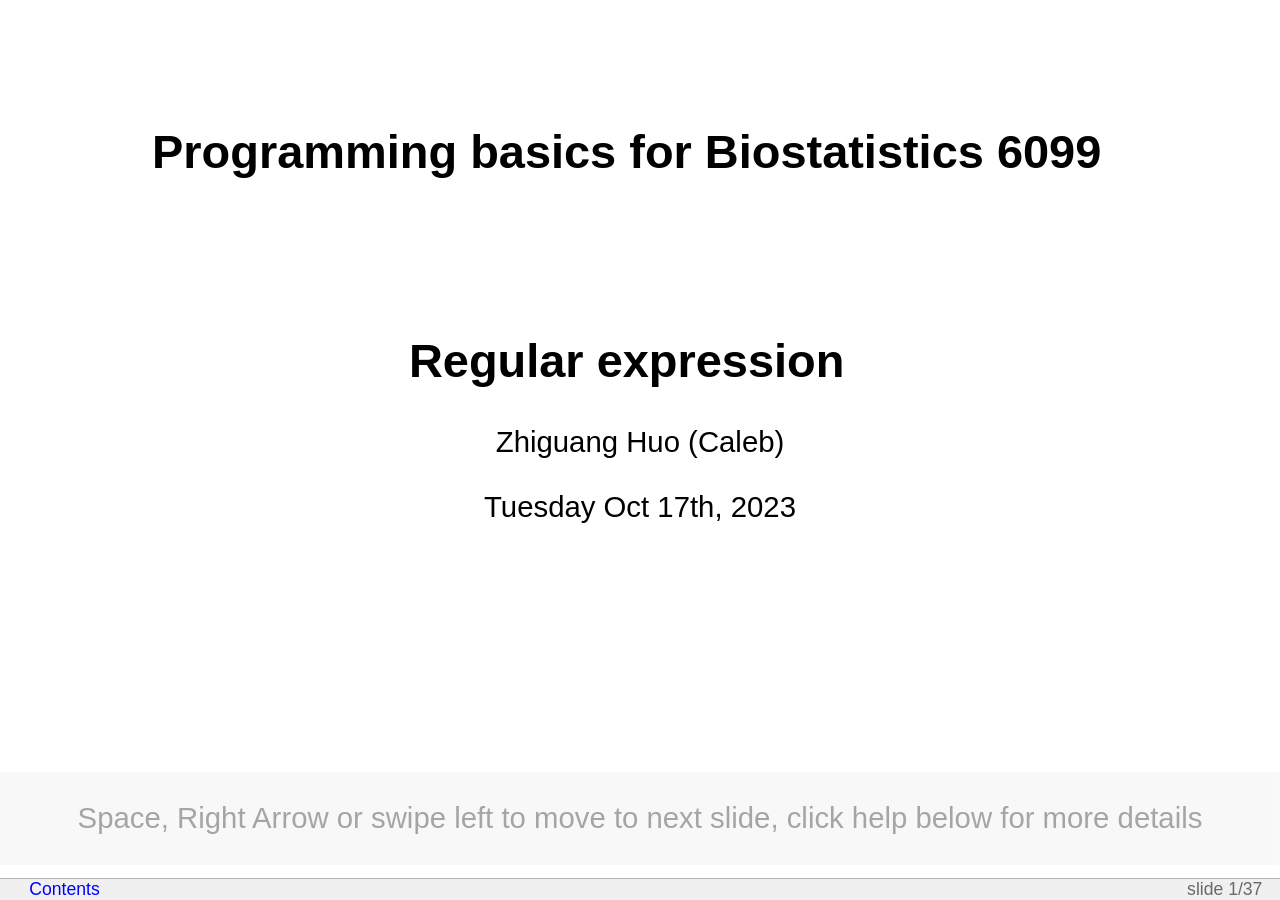
<file: pb-lectures/Week10_functions/regularExpression.html>
<?xml version="1.0" encoding="utf-8" ?>
<!DOCTYPE html PUBLIC "-//W3C//DTD XHTML 1.0 Strict//EN" "http://www.w3.org/TR/xhtml1/DTD/xhtml1-strict.dtd">
<html xmlns="http://www.w3.org/1999/xhtml">
<head>
  <meta http-equiv="Content-Type" content="text/html; charset=utf-8" />
  <meta http-equiv="Content-Style-Type" content="text/css" />
  <meta name="generator" content="pandoc" />
  <meta name="author" content="Zhiguang Huo (Caleb)" />
  <title>Programming basics for Biostatistics 6099</title>
  <style type="text/css">
code{white-space: pre-wrap;}
span.smallcaps{font-variant: small-caps;}
span.underline{text-decoration: underline;}
div.column{display: inline-block; vertical-align: top; width: 50%;}
div.hanging-indent{margin-left: 1.5em; text-indent: -1.5em;}
ul.task-list{list-style: none;}
pre > code.sourceCode { white-space: pre; position: relative; }
pre > code.sourceCode > span { display: inline-block; line-height: 1.25; }
pre > code.sourceCode > span:empty { height: 1.2em; }
.sourceCode { overflow: visible; }
code.sourceCode > span { color: inherit; text-decoration: inherit; }
div.sourceCode { margin: 1em 0; }
pre.sourceCode { margin: 0; }
@media screen {
div.sourceCode { overflow: auto; }
}
@media print {
pre > code.sourceCode { white-space: pre-wrap; }
pre > code.sourceCode > span { text-indent: -5em; padding-left: 5em; }
}
pre.numberSource code
{ counter-reset: source-line 0; }
pre.numberSource code > span
{ position: relative; left: -4em; counter-increment: source-line; }
pre.numberSource code > span > a:first-child::before
{ content: counter(source-line);
position: relative; left: -1em; text-align: right; vertical-align: baseline;
border: none; display: inline-block;
-webkit-touch-callout: none; -webkit-user-select: none;
-khtml-user-select: none; -moz-user-select: none;
-ms-user-select: none; user-select: none;
padding: 0 4px; width: 4em;
color: #aaaaaa;
}
pre.numberSource { margin-left: 3em; border-left: 1px solid #aaaaaa; padding-left: 4px; }
div.sourceCode
{ }
@media screen {
pre > code.sourceCode > span > a:first-child::before { text-decoration: underline; }
}
code span.al { color: #ff0000; font-weight: bold; } 
code span.an { color: #60a0b0; font-weight: bold; font-style: italic; } 
code span.at { color: #7d9029; } 
code span.bn { color: #40a070; } 
code span.bu { color: #008000; } 
code span.cf { color: #007020; font-weight: bold; } 
code span.ch { color: #4070a0; } 
code span.cn { color: #880000; } 
code span.co { color: #60a0b0; font-style: italic; } 
code span.cv { color: #60a0b0; font-weight: bold; font-style: italic; } 
code span.do { color: #ba2121; font-style: italic; } 
code span.dt { color: #902000; } 
code span.dv { color: #40a070; } 
code span.er { color: #ff0000; font-weight: bold; } 
code span.ex { } 
code span.fl { color: #40a070; } 
code span.fu { color: #06287e; } 
code span.im { color: #008000; font-weight: bold; } 
code span.in { color: #60a0b0; font-weight: bold; font-style: italic; } 
code span.kw { color: #007020; font-weight: bold; } 
code span.op { color: #666666; } 
code span.ot { color: #007020; } 
code span.pp { color: #bc7a00; } 
code span.sc { color: #4070a0; } 
code span.ss { color: #bb6688; } 
code span.st { color: #4070a0; } 
code span.va { color: #19177c; } 
code span.vs { color: #4070a0; } 
code span.wa { color: #60a0b0; font-weight: bold; font-style: italic; } 
</style>
  <style type="text/css">
pre > code.sourceCode { white-space: pre; position: relative; }
pre > code.sourceCode > span { display: inline-block; line-height: 1.25; }
pre > code.sourceCode > span:empty { height: 1.2em; }
.sourceCode { overflow: visible; }
code.sourceCode > span { color: inherit; text-decoration: inherit; }
div.sourceCode { margin: 1em 0; }
pre.sourceCode { margin: 0; }
@media screen {
div.sourceCode { overflow: auto; }
}
@media print {
pre > code.sourceCode { white-space: pre-wrap; }
pre > code.sourceCode > span { text-indent: -5em; padding-left: 5em; }
}
pre.numberSource code
{ counter-reset: source-line 0; }
pre.numberSource code > span
{ position: relative; left: -4em; counter-increment: source-line; }
pre.numberSource code > span > a:first-child::before
{ content: counter(source-line);
position: relative; left: -1em; text-align: right; vertical-align: baseline;
border: none; display: inline-block;
-webkit-touch-callout: none; -webkit-user-select: none;
-khtml-user-select: none; -moz-user-select: none;
-ms-user-select: none; user-select: none;
padding: 0 4px; width: 4em;
color: #aaaaaa;
}
pre.numberSource { margin-left: 3em; border-left: 1px solid #aaaaaa; padding-left: 4px; }
div.sourceCode
{ }
@media screen {
pre > code.sourceCode > span > a:first-child::before { text-decoration: underline; }
}
code span.al { color: #ff0000; font-weight: bold; } 
code span.an { color: #60a0b0; font-weight: bold; font-style: italic; } 
code span.at { color: #7d9029; } 
code span.bn { color: #40a070; } 
code span.bu { color: #008000; } 
code span.cf { color: #007020; font-weight: bold; } 
code span.ch { color: #4070a0; } 
code span.cn { color: #880000; } 
code span.co { color: #60a0b0; font-style: italic; } 
code span.cv { color: #60a0b0; font-weight: bold; font-style: italic; } 
code span.do { color: #ba2121; font-style: italic; } 
code span.dt { color: #902000; } 
code span.dv { color: #40a070; } 
code span.er { color: #ff0000; font-weight: bold; } 
code span.ex { } 
code span.fl { color: #40a070; } 
code span.fu { color: #06287e; } 
code span.im { color: #008000; font-weight: bold; } 
code span.in { color: #60a0b0; font-weight: bold; font-style: italic; } 
code span.kw { color: #007020; font-weight: bold; } 
code span.op { color: #666666; } 
code span.ot { color: #007020; } 
code span.pp { color: #bc7a00; } 
code span.sc { color: #4070a0; } 
code span.ss { color: #bb6688; } 
code span.st { color: #4070a0; } 
code span.va { color: #19177c; } 
code span.vs { color: #4070a0; } 
code span.wa { color: #60a0b0; font-weight: bold; font-style: italic; } 
</style>
  <script>// Pandoc 2.9 adds attributes on both header and div. We remove the former (to
// be compatible with the behavior of Pandoc < 2.8).
document.addEventListener('DOMContentLoaded', function(e) {
  var hs = document.querySelectorAll("div.section[class*='level'] > :first-child");
  var i, h, a;
  for (i = 0; i < hs.length; i++) {
    h = hs[i];
    if (!/^h[1-6]$/i.test(h.tagName)) continue;  // it should be a header h1-h6
    a = h.attributes;
    while (a.length > 0) h.removeAttribute(a[0].name);
  }
});
</script>
  <style type="text/css">
body
{
margin: 0 0 0 0;
padding: 0 0 0 0;
width: 100%;
height: 100%;
color: black;
background-color: white;
font-family: "Gill Sans MT", "Gill Sans", GillSans, sans-serif;
font-size: 14pt;
}
div.toolbar {
position: fixed; z-index: 200;
top: auto; bottom: 0; left: 0; right: 0;
height: 1.2em; text-align: right;
padding-left: 1em;
padding-right: 1em; font-size: 60%;
color: DimGray;
background-color: rgb(240,240,240);
border-top: solid 1px rgb(180,180,180);
}
div.toolbar span.copyright {
color: DimGray;
margin-left: 0.5em;
}
div.initial_prompt {
position: absolute;
z-index: 1000;
bottom: 1.2em;
width: 100%;
background-color: rgb(200,200,200);
opacity: 0.35;
background-color: rgb(200,200,200, 0.35);
cursor: pointer;
}
div.initial_prompt p.help {
text-align: center;
}
div.initial_prompt p.close {
text-align: right;
font-style: italic;
}
div.slidy_toc {
position: absolute;
z-index: 300;
width: 60%;
max-width: 30em;
height: 30em;
overflow: auto;
top: auto;
right: auto;
left: 4em;
bottom: 4em;
padding: 1em;
background: rgb(240,240,240);
border-style: solid;
border-width: 2px;
font-size: 60%;
}
div.slidy_toc .toc_heading {
text-align: center;
width: 100%;
margin: 0;
margin-bottom: 1em;
border-bottom-style: solid;
border-bottom-color: rgb(180,180,180);
border-bottom-width: 1px;
}
div.slide {
z-index: 20;
margin: 0 0 0 0;
padding-top: 0;
padding-bottom: 0;
padding-left: 20px;
padding-right: 20px;
border-width: 0;
clear: both;
top: 0;
bottom: 0;
left: 0;
right: 0;
line-height: 120%;
background-color: transparent;
}
div.background {
display: none;
}
div.handout {
margin-left: 20px;
margin-right: 20px;
}
div.slide.titlepage {
text-align: center;
}
div.slide.titlepage h1 {
padding-top: 10%;
margin-right: 0;
}
div.slide h1 {
padding-left: 0;
padding-right: 20pt;
padding-top: 4pt;
padding-bottom: 4pt;
margin-top: 0;
margin-left: 0;
margin-right: 60pt;
margin-bottom: 0.5em;
display: block; font-size: 160%;
line-height: 1.2em;
background: transparent;
}
@media screen and (max-device-width: 1024px)
{
div.slide { font-size: 100%; }
}
@media screen and (max-device-width: 800px)
{
div.slide { font-size: 200%; }
div.slidy_toc {
top: 1em;
left: 1em;
right: auto;
width: 80%;
font-size: 180%;
}
}
div.toc-heading {
width: 100%;
border-bottom: solid 1px rgb(180,180,180);
margin-bottom: 1em;
text-align: center;
}
img {
image-rendering: optimize-quality;
}
pre {
font-size: 80%;
font-weight: bold;
line-height: 120%;
padding-top: 0.2em;
padding-bottom: 0.2em;
padding-left: 1em;
padding-right: 1em;
border-style: solid;
border-left-width: 1em;
border-top-width: thin;
border-right-width: thin;
border-bottom-width: thin;
border-color: #95ABD0;
color: #00428C;
background-color: #E4E5E7;
}
li pre { margin-left: 0; }
blockquote { font-style: italic }
img { background-color: transparent }
p.copyright { font-size: smaller }
.center { text-align: center }
.footnote { font-size: smaller; margin-left: 2em; }
a img { border-width: 0; border-style: none }
a:visited { color: navy }
a:link { color: navy }
a:hover { color: red; text-decoration: underline }
a:active { color: red; text-decoration: underline }
a {text-decoration: none}
.toolbar a:link {color: blue}
.toolbar a:visited {color: blue}
.toolbar a:active {color: red}
.toolbar a:hover {color: red}
ul { list-style-type: square; }
ul ul { list-style-type: disc; }
ul ul ul { list-style-type: circle; }
ul ul ul ul { list-style-type: disc; }
li { margin-left: 0.5em; margin-top: 0.5em; }
li li { font-size: 85%; font-style: italic }
li li li { font-size: 85%; font-style: normal }
div dt
{
margin-left: 0;
margin-top: 1em;
margin-bottom: 0.5em;
font-weight: bold;
}
div dd
{
margin-left: 2em;
margin-bottom: 0.5em;
}
p,pre,ul,ol,blockquote,h2,h3,h4,h5,h6,dl,table {
margin-left: 1em;
margin-right: 1em;
}
p.subhead { font-weight: bold; margin-top: 2em; }
.smaller { font-size: smaller }
.bigger { font-size: 130% }
td,th { padding: 0.2em }
ul {
margin: 0.5em 1.5em 0.5em 1.5em;
padding: 0;
}
ol {
margin: 0.5em 1.5em 0.5em 1.5em;
padding: 0;
}
ul { list-style-type: square; }
ul ul { list-style-type: disc; }
ul ul ul { list-style-type: circle; }
ul ul ul ul { list-style-type: disc; }
ul li { list-style: square;
margin: 0.1em 0em 0.6em 0;
padding: 0 0 0 0;
line-height: 140%;
}
ol li { margin: 0.1em 0em 0.6em 1.5em;
padding: 0 0 0 0px;
line-height: 140%;
list-style-type: decimal;
}
li ul li { font-size: 85%; font-style: italic;
list-style-type: disc;
background: transparent;
padding: 0 0 0 0;
}
li li ul li { font-size: 85%; font-style: normal;
list-style-type: circle;
background: transparent;
padding: 0 0 0 0;
}
li li li ul li {
list-style-type: disc;
background: transparent;
padding: 0 0 0 0;
}
li ol li {
list-style-type: decimal;
}
li li ol li {
list-style-type: decimal;
}

ol.outline li:hover { cursor: pointer }
ol.outline li.nofold:hover { cursor: default }
ul.outline li:hover { cursor: pointer }
ul.outline li.nofold:hover { cursor: default }
ol.outline { list-style:decimal; }
ol.outline ol { list-style-type:lower-alpha }
ol.outline li.nofold {
padding: 0 0 0 20px;
background: transparent url([data-uri]) no-repeat 0px 0.5em;
}
ol.outline li.unfolded {
padding: 0 0 0 20px;
background: transparent url([data-uri]) no-repeat 0px 0.5em;
}
ol.outline li.folded {
padding: 0 0 0 20px;
background: transparent url([data-uri]) no-repeat 0px 0.5em;
}
ol.outline li.unfolded:hover {
padding: 0 0 0 20px;
background: transparent url([data-uri]) no-repeat 0px 0.5em;
}
ol.outline li.folded:hover {
padding: 0 0 0 20px;
background: transparent url([data-uri]) no-repeat 0px 0.5em;
}
ul.outline li.nofold {
padding: 0 0 0 20px;
background: transparent url([data-uri]) no-repeat 0px 0.5em;
}
ul.outline li.unfolded {
padding: 0 0 0 20px;
background: transparent url([data-uri]) no-repeat 0px 0.5em;
}
ul.outline li.folded {
padding: 0 0 0 20px;
background: transparent url([data-uri]) no-repeat 0px 0.5em;
}
ul.outline li.unfolded:hover {
padding: 0 0 0 20px;
background: transparent url([data-uri]) no-repeat 0px 0.5em;
}
ul.outline li.folded:hover {
padding: 0 0 0 20px;
background: transparent url([data-uri]) no-repeat 0px 0.5em;
}

a.titleslide { font-weight: bold; font-style: italic }

img.hidden { display: none; visibility: hidden }
div.initial_prompt { display: none; visibility: hidden }
div.slide {
visibility: visible;
position: inherit;
}
div.handout {
border-top-style: solid;
border-top-width: thin;
border-top-color: black;
}
@media screen {
.hidden { display: none; visibility: visible }
div.slide.hidden { display: block; visibility: visible }
div.handout.hidden { display: block; visibility: visible }
div.background { display: none; visibility: hidden }
body.single_slide div.initial_prompt { display: block; visibility: visible }
body.single_slide div.background { display: block; visibility: visible }
body.single_slide div.background.hidden { display: none; visibility: hidden }
body.single_slide .invisible { visibility: hidden }
body.single_slide .hidden { display: none; visibility: hidden }
body.single_slide div.slide { position: absolute }
body.single_slide div.handout { display: none; visibility: hidden }
}
@media print {
.hidden { display: block; visibility: visible }
div.slide pre { font-size: 60%; padding-left: 0.5em; }
div.toolbar { display: none; visibility: hidden; }
div.slidy_toc { display: none; visibility: hidden; }
div.background { display: none; visibility: hidden; }
div.slide { page-break-before: always }

div.slide.first-slide { page-break-before: avoid }
}


.jslider table {
margin-left: 0em;
margin-right: 0em;
}

table.dataTable, .shiny-datatable-output div {
font-size: 14pt;
}

.dataTables_info, .dataTables_paginate {
font-size: 19px;
}

pre.sourceCode, code.sourceCode {
font-size: 80%;
}

label, button, input, select, textarea {
font-size: 14pt;
}

ul.nav, ul.nav li {
list-style-type: none;
}
</style>
  <script src="[data-uri]"></script>
  <script>(function() {
  if (!window.w3c_slidy) return;
  if (!window.Shiny) return;
  if (!window.$) return;
  // whenever a slide changes, tell shiny to recalculate what is displayed
  window.w3c_slidy.add_observer(function (slide_num) {
    // slide_num starts at position 1
    $(w3c_slidy.slides[slide_num - 1]).trigger("shown");
  });
})()
</script>
</head>
<body>
<div class="slide titlepage">
  <h1 class="title">Programming basics for Biostatistics 6099</h1>
  <h1 class="subtitle">Regular expression</h1>
  <p class="author">
Zhiguang Huo (Caleb)
  </p>
  <p class="date">Tuesday Oct 17th, 2023</p>
</div>
<div id="outlines" class="slide section level1">
<h1>Outlines</h1>
<ul>
<li>Regular expressions</li>
<li>Goal: Using a single regex to identify complex patterns like
<ul>
<li><a href="doi:10.1038/nphys1170" class="uri">doi:10.1038/nphys1170</a></li>
<li><a href="doi:10.1002/0470841559.ch1" class="uri">doi:10.1002/0470841559.ch1</a></li>
<li><a href="DOI:10.1093/bib/bbab224" class="uri">DOI:10.1093/bib/bbab224</a></li>
</ul></li>
</ul>
</div>
<div id="review-of-basic-string-operation" class="slide section level1">
<h1>Review of basic string operation</h1>
<div class="sourceCode" id="cb1"><pre class="sourceCode python"><code class="sourceCode python"><span id="cb1-1"><a href="#cb1-1" tabindex="-1"></a>title <span class="op">=</span> <span class="st">&quot;I love Programming Basics for Biostatistics!&quot;</span></span>
<span id="cb1-2"><a href="#cb1-2" tabindex="-1"></a>title.find(<span class="st">&quot;love&quot;</span>)</span></code></pre></div>
<pre><code>## 2</code></pre>
<div class="sourceCode" id="cb3"><pre class="sourceCode python"><code class="sourceCode python"><span id="cb3-1"><a href="#cb3-1" tabindex="-1"></a>title.find(<span class="st">&quot;XX&quot;</span>)</span></code></pre></div>
<pre><code>## -1</code></pre>
<div class="sourceCode" id="cb5"><pre class="sourceCode python"><code class="sourceCode python"><span id="cb5-1"><a href="#cb5-1" tabindex="-1"></a>title.index(<span class="st">&quot;love&quot;</span>)</span></code></pre></div>
<pre><code>## 2</code></pre>
<div class="sourceCode" id="cb7"><pre class="sourceCode python"><code class="sourceCode python"><span id="cb7-1"><a href="#cb7-1" tabindex="-1"></a>title.replace(<span class="st">&quot;love&quot;</span>, <span class="st">&quot;like&quot;</span>)</span></code></pre></div>
<pre><code>## &#39;I like Programming Basics for Biostatistics!&#39;</code></pre>
</div>
<div id="regular-expression-regex" class="slide section level1">
<h1>Regular expression (regex)</h1>
<ul>
<li>Regular expressions
<ul>
<li>called REs, or regexes, or regex patterns</li>
<li>available in python through re module</li>
<li>specify the rules for the set of possible strings that you want to
match;</li>
</ul></li>
</ul>
<div class="sourceCode" id="cb9"><pre class="sourceCode python"><code class="sourceCode python"><span id="cb9-1"><a href="#cb9-1" tabindex="-1"></a><span class="im">import</span> re <span class="co">## import the python regular expression module</span></span></code></pre></div>
<ul>
<li>re module methods
<ul>
<li>search</li>
<li>split</li>
<li><em>findall</em></li>
<li>sub</li>
</ul></li>
</ul>
</div>
<div id="re.search" class="slide section level1">
<h1>re.search</h1>
<ul>
<li>the re.search method looks for some pattern and returns a
Boolean</li>
</ul>
<div class="sourceCode" id="cb10"><pre class="sourceCode python"><code class="sourceCode python"><span id="cb10-1"><a href="#cb10-1" tabindex="-1"></a>title <span class="op">=</span> <span class="st">&quot;I love Programming Basics for Biostatistics!&quot;</span></span>
<span id="cb10-2"><a href="#cb10-2" tabindex="-1"></a>amatch <span class="op">=</span> re.search(<span class="st">&quot;Biostatistics&quot;</span>, title)</span>
<span id="cb10-3"><a href="#cb10-3" tabindex="-1"></a>amatch</span></code></pre></div>
<pre><code>## &lt;re.Match object; span=(30, 43), match=&#39;Biostatistics&#39;&gt;</code></pre>
<ul>
<li>the re.search result is a Boolean</li>
</ul>
<div class="sourceCode" id="cb12"><pre class="sourceCode python"><code class="sourceCode python"><span id="cb12-1"><a href="#cb12-1" tabindex="-1"></a><span class="cf">if</span> amatch:</span>
<span id="cb12-2"><a href="#cb12-2" tabindex="-1"></a>    <span class="bu">print</span>(<span class="st">&quot;Wonderful!&quot;</span>)</span>
<span id="cb12-3"><a href="#cb12-3" tabindex="-1"></a><span class="cf">else</span>:</span>
<span id="cb12-4"><a href="#cb12-4" tabindex="-1"></a>    <span class="bu">print</span>(<span class="st">&quot;Oops&quot;</span>)</span></code></pre></div>
<pre><code>## Wonderful!</code></pre>
</div>
<div class="slide section level1">

<ul>
<li>the span method will return the match index</li>
</ul>
<div class="sourceCode" id="cb14"><pre class="sourceCode python"><code class="sourceCode python"><span id="cb14-1"><a href="#cb14-1" tabindex="-1"></a>title <span class="op">=</span> <span class="st">&quot;I love Programming Basics for Biostatistics!&quot;</span></span>
<span id="cb14-2"><a href="#cb14-2" tabindex="-1"></a>amatch <span class="op">=</span> re.search(<span class="st">&quot;Biostatistics&quot;</span>, title)</span>
<span id="cb14-3"><a href="#cb14-3" tabindex="-1"></a><span class="bu">print</span>(amatch.span())</span></code></pre></div>
<pre><code>## (30, 43)</code></pre>
<ul>
<li>the group method will return the content</li>
</ul>
<div class="sourceCode" id="cb16"><pre class="sourceCode python"><code class="sourceCode python"><span id="cb16-1"><a href="#cb16-1" tabindex="-1"></a>amatch <span class="op">=</span> re.search(<span class="st">&quot;Biostatistics&quot;</span>, title)</span>
<span id="cb16-2"><a href="#cb16-2" tabindex="-1"></a><span class="bu">print</span>(amatch.group())</span></code></pre></div>
<pre><code>## Biostatistics</code></pre>
<ul>
<li>traditional method</li>
</ul>
<pre><code>title.find(&quot;Biostatistics&quot;)
title.index(&quot;Biostatistics&quot;)</code></pre>
</div>
<div id="split" class="slide section level1">
<h1>split</h1>
<ul>
<li>the split method will use a pattern for creating a list of
substrings</li>
</ul>
<div class="sourceCode" id="cb19"><pre class="sourceCode python"><code class="sourceCode python"><span id="cb19-1"><a href="#cb19-1" tabindex="-1"></a>text <span class="op">=</span> <span class="st">&quot;Alex works diligently. Alex gets good grades. Our student Alex is successful&quot;</span></span>
<span id="cb19-2"><a href="#cb19-2" tabindex="-1"></a></span>
<span id="cb19-3"><a href="#cb19-3" tabindex="-1"></a>re.split(<span class="st">&quot;Alex&quot;</span>, text) <span class="co">## regular expression</span></span></code></pre></div>
<pre><code>## [&#39;&#39;, &#39; works diligently. &#39;, &#39; gets good grades. Our student &#39;, &#39; is successful&#39;]</code></pre>
<div class="sourceCode" id="cb21"><pre class="sourceCode python"><code class="sourceCode python"><span id="cb21-1"><a href="#cb21-1" tabindex="-1"></a>text.split(<span class="st">&quot;Alex&quot;</span>) <span class="co">## traditional method</span></span></code></pre></div>
<pre><code>## [&#39;&#39;, &#39; works diligently. &#39;, &#39; gets good grades. Our student &#39;, &#39; is successful&#39;]</code></pre>
<ul>
<li>So far, their behaviours are the same.</li>
<li>re.split can handle regex, while the regular split method
cannot.</li>
</ul>
</div>
<div id="sub" class="slide section level1">
<h1>sub</h1>
<ul>
<li>substitution</li>
</ul>
<div class="sourceCode" id="cb23"><pre class="sourceCode python"><code class="sourceCode python"><span id="cb23-1"><a href="#cb23-1" tabindex="-1"></a>text <span class="op">=</span> <span class="st">&quot;Alex works diligently. Alex gets good grades. Our student Alex is successful&quot;</span></span>
<span id="cb23-2"><a href="#cb23-2" tabindex="-1"></a></span>
<span id="cb23-3"><a href="#cb23-3" tabindex="-1"></a>re.sub(<span class="st">&quot;Alex&quot;</span>, <span class="st">&quot;Amy&quot;</span>, text) <span class="co">## regular expression</span></span></code></pre></div>
<pre><code>## &#39;Amy works diligently. Amy gets good grades. Our student Amy is successful&#39;</code></pre>
<div class="sourceCode" id="cb25"><pre class="sourceCode python"><code class="sourceCode python"><span id="cb25-1"><a href="#cb25-1" tabindex="-1"></a>text.replace(<span class="st">&quot;Alex&quot;</span>, <span class="st">&quot;Amy&quot;</span>) <span class="co">## traditional method</span></span></code></pre></div>
<pre><code>## &#39;Amy works diligently. Amy gets good grades. Our student Amy is successful&#39;</code></pre>
</div>
<div id="findall" class="slide section level1">
<h1>findall</h1>
<ul>
<li>The findall methods will look for a pattern and pull out all
occurences.</li>
</ul>
<div class="sourceCode" id="cb27"><pre class="sourceCode python"><code class="sourceCode python"><span id="cb27-1"><a href="#cb27-1" tabindex="-1"></a>text <span class="op">=</span> <span class="st">&quot;Alex works diligently. Alex gets good grades. Our student Alex is successful&quot;</span></span>
<span id="cb27-2"><a href="#cb27-2" tabindex="-1"></a></span>
<span id="cb27-3"><a href="#cb27-3" tabindex="-1"></a>re.findall(<span class="st">&quot;Alex&quot;</span>, text)</span></code></pre></div>
<pre><code>## [&#39;Alex&#39;, &#39;Alex&#39;, &#39;Alex&#39;]</code></pre>
<div class="sourceCode" id="cb29"><pre class="sourceCode python"><code class="sourceCode python"><span id="cb29-1"><a href="#cb29-1" tabindex="-1"></a>re.findall(<span class="st">&quot;student&quot;</span>, text)</span></code></pre></div>
<pre><code>## [&#39;student&#39;]</code></pre>
<div class="sourceCode" id="cb31"><pre class="sourceCode python"><code class="sourceCode python"><span id="cb31-1"><a href="#cb31-1" tabindex="-1"></a>re.findall(<span class="st">&quot; s&quot;</span>, text)</span></code></pre></div>
<pre><code>## [&#39; s&#39;, &#39; s&#39;]</code></pre>
<div class="sourceCode" id="cb33"><pre class="sourceCode python"><code class="sourceCode python"><span id="cb33-1"><a href="#cb33-1" tabindex="-1"></a>re.findall(<span class="st">&quot;s &quot;</span>, text)</span></code></pre></div>
<pre><code>## [&#39;s &#39;, &#39;s &#39;, &#39;s &#39;]</code></pre>
</div>
<div id="complex-patterns" class="slide section level1">
<h1>Complex patterns</h1>
<ul>
<li>Anchors
<ul>
<li>start: ^</li>
<li>end: $</li>
</ul></li>
</ul>
<div class="sourceCode" id="cb35"><pre class="sourceCode python"><code class="sourceCode python"><span id="cb35-1"><a href="#cb35-1" tabindex="-1"></a>grades <span class="op">=</span> <span class="st">&quot;ACAAAABCBCBAA&quot;</span></span>
<span id="cb35-2"><a href="#cb35-2" tabindex="-1"></a>re.findall(<span class="st">&quot;A&quot;</span>, grades)</span></code></pre></div>
<pre><code>## [&#39;A&#39;, &#39;A&#39;, &#39;A&#39;, &#39;A&#39;, &#39;A&#39;, &#39;A&#39;, &#39;A&#39;]</code></pre>
<div class="sourceCode" id="cb37"><pre class="sourceCode python"><code class="sourceCode python"><span id="cb37-1"><a href="#cb37-1" tabindex="-1"></a>re.findall(<span class="st">&quot;^A&quot;</span>, grades)</span></code></pre></div>
<pre><code>## [&#39;A&#39;]</code></pre>
<div class="sourceCode" id="cb39"><pre class="sourceCode python"><code class="sourceCode python"><span id="cb39-1"><a href="#cb39-1" tabindex="-1"></a>re.findall(<span class="st">&quot;A$&quot;</span>, grades)</span></code></pre></div>
<pre><code>## [&#39;A&#39;]</code></pre>
<ul>
<li>Will use findall to demonstrate.</li>
<li>The pattern rule works for other RE methods.</li>
</ul>
</div>
<div id="complex-patterns-1" class="slide section level1">
<h1>Complex patterns</h1>
<ul>
<li><p><code>[]</code> is called set operator. A range of
character.</p></li>
<li><p><code>[AB]</code>: A or B</p></li>
</ul>
<div class="sourceCode" id="cb41"><pre class="sourceCode python"><code class="sourceCode python"><span id="cb41-1"><a href="#cb41-1" tabindex="-1"></a>grades <span class="op">=</span> <span class="st">&quot;ACAAAABCBCBAA&quot;</span></span>
<span id="cb41-2"><a href="#cb41-2" tabindex="-1"></a>re.findall(<span class="st">&quot;[AB]&quot;</span>, grades) <span class="co">## A or B</span></span></code></pre></div>
<pre><code>## [&#39;A&#39;, &#39;A&#39;, &#39;A&#39;, &#39;A&#39;, &#39;A&#39;, &#39;B&#39;, &#39;B&#39;, &#39;B&#39;, &#39;A&#39;, &#39;A&#39;]</code></pre>
<ul>
<li>any upper case letter</li>
</ul>
<div class="sourceCode" id="cb43"><pre class="sourceCode python"><code class="sourceCode python"><span id="cb43-1"><a href="#cb43-1" tabindex="-1"></a>content <span class="op">=</span> <span class="st">&quot;I love programming basics for Biostatistics&quot;</span></span>
<span id="cb43-2"><a href="#cb43-2" tabindex="-1"></a>re.findall(<span class="st">&quot;[A-Z]&quot;</span>, content) </span></code></pre></div>
<pre><code>## [&#39;I&#39;, &#39;B&#39;]</code></pre>
<div class="sourceCode" id="cb45"><pre class="sourceCode python"><code class="sourceCode python"><span id="cb45-1"><a href="#cb45-1" tabindex="-1"></a>re.findall(<span class="st">&quot;[A-Z]&quot;</span>, content.title()) </span></code></pre></div>
<pre><code>## [&#39;I&#39;, &#39;L&#39;, &#39;P&#39;, &#39;B&#39;, &#39;F&#39;, &#39;B&#39;]</code></pre>
</div>
<div id="complex-patterns-2" class="slide section level1">
<h1>Complex patterns</h1>
<ul>
<li>any lower case letter</li>
</ul>
<div class="sourceCode" id="cb47"><pre class="sourceCode python"><code class="sourceCode python"><span id="cb47-1"><a href="#cb47-1" tabindex="-1"></a>content <span class="op">=</span> <span class="st">&quot;I love programming basics for Biostatistics&quot;</span></span>
<span id="cb47-2"><a href="#cb47-2" tabindex="-1"></a>re.findall(<span class="st">&quot;[a-z]&quot;</span>, content.title()) </span></code></pre></div>
<pre><code>## [&#39;o&#39;, &#39;v&#39;, &#39;e&#39;, &#39;r&#39;, &#39;o&#39;, &#39;g&#39;, &#39;r&#39;, &#39;a&#39;, &#39;m&#39;, &#39;m&#39;, &#39;i&#39;, &#39;n&#39;, &#39;g&#39;, &#39;a&#39;, &#39;s&#39;, &#39;i&#39;, &#39;c&#39;, &#39;s&#39;, &#39;o&#39;, &#39;r&#39;, &#39;i&#39;, &#39;o&#39;, &#39;s&#39;, &#39;t&#39;, &#39;a&#39;, &#39;t&#39;, &#39;i&#39;, &#39;s&#39;, &#39;t&#39;, &#39;i&#39;, &#39;c&#39;, &#39;s&#39;]</code></pre>
<ul>
<li>any digits</li>
</ul>
<div class="sourceCode" id="cb49"><pre class="sourceCode python"><code class="sourceCode python"><span id="cb49-1"><a href="#cb49-1" tabindex="-1"></a>content <span class="op">=</span> <span class="st">&quot;A1B2C3D4&quot;</span></span>
<span id="cb49-2"><a href="#cb49-2" tabindex="-1"></a>re.findall(<span class="st">&quot;[0-9]&quot;</span>, content) </span></code></pre></div>
<pre><code>## [&#39;1&#39;, &#39;2&#39;, &#39;3&#39;, &#39;4&#39;]</code></pre>
</div>
<div id="complex-patterns-3" class="slide section level1">
<h1>Complex patterns</h1>
<ul>
<li>\w: any letter or word</li>
<li>\d: any digits</li>
<li>\s: Matches Unicode whitespace characters, which includes white
space, \t, \n, etc.</li>
<li>a single . : anything.</li>
</ul>
<div class="sourceCode" id="cb51"><pre class="sourceCode python"><code class="sourceCode python"><span id="cb51-1"><a href="#cb51-1" tabindex="-1"></a>content <span class="op">=</span> <span class="st">&quot;A1B2C3 D4</span><span class="ch">\n</span><span class="st"> E5</span><span class="ch">\t</span><span class="st">&quot;</span></span>
<span id="cb51-2"><a href="#cb51-2" tabindex="-1"></a>re.findall(<span class="st">&quot;\w&quot;</span>, content) </span></code></pre></div>
<pre><code>## [&#39;A&#39;, &#39;1&#39;, &#39;B&#39;, &#39;2&#39;, &#39;C&#39;, &#39;3&#39;, &#39;D&#39;, &#39;4&#39;, &#39;E&#39;, &#39;5&#39;]</code></pre>
<div class="sourceCode" id="cb53"><pre class="sourceCode python"><code class="sourceCode python"><span id="cb53-1"><a href="#cb53-1" tabindex="-1"></a>re.findall(<span class="st">&quot;\d&quot;</span>, content) </span></code></pre></div>
<pre><code>## [&#39;1&#39;, &#39;2&#39;, &#39;3&#39;, &#39;4&#39;, &#39;5&#39;]</code></pre>
<div class="sourceCode" id="cb55"><pre class="sourceCode python"><code class="sourceCode python"><span id="cb55-1"><a href="#cb55-1" tabindex="-1"></a>re.findall(<span class="st">&quot;\s&quot;</span>, content) </span></code></pre></div>
<pre><code>## [&#39; &#39;, &#39;\n&#39;, &#39; &#39;, &#39;\t&#39;]</code></pre>
</div>
<div id="complex-patterns-4" class="slide section level1">
<h1>Complex patterns</h1>
<ul>
<li>|: or pattern</li>
</ul>
<div class="sourceCode" id="cb57"><pre class="sourceCode python"><code class="sourceCode python"><span id="cb57-1"><a href="#cb57-1" tabindex="-1"></a>grades <span class="op">=</span> <span class="st">&quot;ACAAAABCBCBAA&quot;</span></span>
<span id="cb57-2"><a href="#cb57-2" tabindex="-1"></a>re.findall(<span class="st">&quot;A|B&quot;</span>, grades) <span class="co">## A or B</span></span></code></pre></div>
<pre><code>## [&#39;A&#39;, &#39;A&#39;, &#39;A&#39;, &#39;A&#39;, &#39;A&#39;, &#39;B&#39;, &#39;B&#39;, &#39;B&#39;, &#39;A&#39;, &#39;A&#39;]</code></pre>
<div class="sourceCode" id="cb59"><pre class="sourceCode python"><code class="sourceCode python"><span id="cb59-1"><a href="#cb59-1" tabindex="-1"></a>grades <span class="op">=</span> <span class="st">&quot;ACAAAABCBCBAA&quot;</span></span>
<span id="cb59-2"><a href="#cb59-2" tabindex="-1"></a>re.findall(<span class="st">&quot;[A][B-C]&quot;</span>, grades)</span></code></pre></div>
<pre><code>## [&#39;AC&#39;, &#39;AB&#39;]</code></pre>
<div class="sourceCode" id="cb61"><pre class="sourceCode python"><code class="sourceCode python"><span id="cb61-1"><a href="#cb61-1" tabindex="-1"></a><span class="co">### [A][B-C] pattern denoted two sets of characters which must have been matched back to back.</span></span></code></pre></div>
<ul>
<li>Equivalent as AB|AC</li>
</ul>
<div class="sourceCode" id="cb62"><pre class="sourceCode python"><code class="sourceCode python"><span id="cb62-1"><a href="#cb62-1" tabindex="-1"></a>grades <span class="op">=</span> <span class="st">&quot;ACAAAABCBCBAA&quot;</span></span>
<span id="cb62-2"><a href="#cb62-2" tabindex="-1"></a>re.findall(<span class="st">&quot;AB|AC&quot;</span>, grades) <span class="co">## AB or AC</span></span></code></pre></div>
<pre><code>## [&#39;AC&#39;, &#39;AB&#39;]</code></pre>
</div>
<div id="complex-patterns-do-not-match" class="slide section level1">
<h1>Complex patterns: do not match [^]</h1>
<div class="sourceCode" id="cb64"><pre class="sourceCode python"><code class="sourceCode python"><span id="cb64-1"><a href="#cb64-1" tabindex="-1"></a>grades <span class="op">=</span> <span class="st">&quot;ACAAAABCBCBAA&quot;</span></span>
<span id="cb64-2"><a href="#cb64-2" tabindex="-1"></a>re.findall(<span class="st">&quot;[^A]&quot;</span>, grades) <span class="co">## in the [], not A</span></span></code></pre></div>
<pre><code>## [&#39;C&#39;, &#39;B&#39;, &#39;C&#39;, &#39;B&#39;, &#39;C&#39;, &#39;B&#39;]</code></pre>
<ul>
<li>The starting letter is not A</li>
</ul>
<div class="sourceCode" id="cb66"><pre class="sourceCode python"><code class="sourceCode python"><span id="cb66-1"><a href="#cb66-1" tabindex="-1"></a>grades <span class="op">=</span> <span class="st">&quot;ACAAAABCBCBAA&quot;</span></span>
<span id="cb66-2"><a href="#cb66-2" tabindex="-1"></a>re.findall(<span class="st">&quot;^[^A]&quot;</span>, grades) <span class="co">## first ^: starts with; second ^: something that is not A.</span></span></code></pre></div>
<pre><code>## []</code></pre>
<ul>
<li>The starting letter is not B</li>
</ul>
<div class="sourceCode" id="cb68"><pre class="sourceCode python"><code class="sourceCode python"><span id="cb68-1"><a href="#cb68-1" tabindex="-1"></a>grades <span class="op">=</span> <span class="st">&quot;ACAAAABCBCBAA&quot;</span></span>
<span id="cb68-2"><a href="#cb68-2" tabindex="-1"></a>re.findall(<span class="st">&quot;^[^B]&quot;</span>, grades) </span></code></pre></div>
<pre><code>## [&#39;A&#39;]</code></pre>
</div>
<div id="quantifiers" class="slide section level1">
<h1>Quantifiers</h1>
<ul>
<li>Quantifiers are the number of times you want a pattern to be matched
in order to match.</li>
</ul>
<div class="sourceCode" id="cb70"><pre class="sourceCode python"><code class="sourceCode python"><span id="cb70-1"><a href="#cb70-1" tabindex="-1"></a>grades <span class="op">=</span> <span class="st">&quot;ACAAAABCBCBAA&quot;</span></span>
<span id="cb70-2"><a href="#cb70-2" tabindex="-1"></a>re.findall(<span class="st">&quot;A{2,10}&quot;</span>, grades) <span class="co">## 2: minimum number of A; 10: maximum number of A</span></span></code></pre></div>
<pre><code>## [&#39;AAAA&#39;, &#39;AA&#39;]</code></pre>
<ul>
<li><p>how many times has this student been on a back to back A’s
streak?</p></li>
<li><p>two A’s back to back</p></li>
</ul>
<div class="sourceCode" id="cb72"><pre class="sourceCode python"><code class="sourceCode python"><span id="cb72-1"><a href="#cb72-1" tabindex="-1"></a>grades <span class="op">=</span> <span class="st">&quot;ACAAAABCBCBAA&quot;</span></span>
<span id="cb72-2"><a href="#cb72-2" tabindex="-1"></a>re.findall(<span class="st">&quot;A{1,1}A{1,1}&quot;</span>, grades)</span></code></pre></div>
<pre><code>## [&#39;AA&#39;, &#39;AA&#39;, &#39;AA&#39;]</code></pre>
<div class="sourceCode" id="cb74"><pre class="sourceCode python"><code class="sourceCode python"><span id="cb74-1"><a href="#cb74-1" tabindex="-1"></a>re.findall(<span class="st">&quot;A{2,2}&quot;</span>, grades)</span></code></pre></div>
<pre><code>## [&#39;AA&#39;, &#39;AA&#39;, &#39;AA&#39;]</code></pre>
<div class="sourceCode" id="cb76"><pre class="sourceCode python"><code class="sourceCode python"><span id="cb76-1"><a href="#cb76-1" tabindex="-1"></a>re.findall(<span class="st">&quot;AA&quot;</span>, grades)</span></code></pre></div>
<pre><code>## [&#39;AA&#39;, &#39;AA&#39;, &#39;AA&#39;]</code></pre>
</div>
<div class="slide section level1">

<ul>
<li>Regex quantifier syntax does not allow you to deviate from
{m,n}.</li>
<li>In particular, in you have an extra whitespece, you’ll get an empty
result</li>
</ul>
<div class="sourceCode" id="cb78"><pre class="sourceCode python"><code class="sourceCode python"><span id="cb78-1"><a href="#cb78-1" tabindex="-1"></a>grades <span class="op">=</span> <span class="st">&quot;ACAAAABCBCBAA&quot;</span></span>
<span id="cb78-2"><a href="#cb78-2" tabindex="-1"></a>re.findall(<span class="st">&quot;A{2, 2}&quot;</span>, grades)</span></code></pre></div>
<pre><code>## []</code></pre>
<ul>
<li>if have one number in the braces, it’s considered to be both m and
n.</li>
</ul>
<div class="sourceCode" id="cb80"><pre class="sourceCode python"><code class="sourceCode python"><span id="cb80-1"><a href="#cb80-1" tabindex="-1"></a>grades <span class="op">=</span> <span class="st">&quot;ACAAAABCBCBAA&quot;</span></span>
<span id="cb80-2"><a href="#cb80-2" tabindex="-1"></a>re.findall(<span class="st">&quot;A</span><span class="sc">{2}</span><span class="st">&quot;</span>, grades)</span></code></pre></div>
<pre><code>## [&#39;AA&#39;, &#39;AA&#39;, &#39;AA&#39;]</code></pre>
<ul>
<li>find a decreasing trend in a student’s grades</li>
</ul>
<div class="sourceCode" id="cb82"><pre class="sourceCode python"><code class="sourceCode python"><span id="cb82-1"><a href="#cb82-1" tabindex="-1"></a>re.findall(<span class="st">&quot;A{1,10}B{1,10}C{1,10}&quot;</span>, grades)</span></code></pre></div>
<pre><code>## [&#39;AAAABC&#39;]</code></pre>
</div>
<div id="match-telephone-numbers-in-class-practice" class="slide section level1">
<h1>Match telephone numbers, in class practice</h1>
<div class="sourceCode" id="cb84"><pre class="sourceCode python"><code class="sourceCode python"><span id="cb84-1"><a href="#cb84-1" tabindex="-1"></a>cell_numbers <span class="op">=</span> <span class="st">&quot;123 456-7890, 321-654-7890, (213)456-7980, (123)-456-0987, 1254367890, 123-4587690&quot;</span></span></code></pre></div>
<ul>
<li>We only want to select <strong>one</strong> of the following
patterns
<ol style="list-style-type: decimal">
<li>321-654-7890</li>
<li>(213)456-7980</li>
</ol></li>
<li>Hint:
<ul>
<li>We can do match one patterns at a time.</li>
<li>Since ( has special meaning in regex, need to use \ ( to indicate
the literal (</li>
</ul></li>
</ul>
</div>
<div class="slide section level1">

<div class="sourceCode" id="cb85"><pre class="sourceCode python"><code class="sourceCode python"><span id="cb85-1"><a href="#cb85-1" tabindex="-1"></a>re.findall(<span class="st">&quot;\(\d</span><span class="sc">{3}</span><span class="st">\)\d</span><span class="sc">{3}</span><span class="st">-\d</span><span class="sc">{4}</span><span class="st">&quot;</span>, cell_numbers)</span></code></pre></div>
<pre><code>## [&#39;(213)456-7980&#39;]</code></pre>
<div class="sourceCode" id="cb87"><pre class="sourceCode python"><code class="sourceCode python"><span id="cb87-1"><a href="#cb87-1" tabindex="-1"></a>re.findall(<span class="st">&quot;\d</span><span class="sc">{3}</span><span class="st">-\d</span><span class="sc">{3}</span><span class="st">-\d</span><span class="sc">{4}</span><span class="st">&quot;</span>, cell_numbers)</span></code></pre></div>
<pre><code>## [&#39;321-654-7890&#39;]</code></pre>
<ul>
<li>How to combine them together as one RE?</li>
</ul>
</div>
<div id="make-the-maximum-arbitrarily-large" class="slide section level1">
<h1>Make the maximum arbitrarily large</h1>
<ul>
<li>* to match 0 or more times of the preceding RE,</li>
<li>+ to match one or more times of the preceding RE.</li>
<li>? to match 0 or 1 repetitions of the preceding RE</li>
</ul>
<div class="sourceCode" id="cb89"><pre class="sourceCode python"><code class="sourceCode python"><span id="cb89-1"><a href="#cb89-1" tabindex="-1"></a>grades <span class="op">=</span> <span class="st">&quot;ACAAAABCBCBAA&quot;</span></span>
<span id="cb89-2"><a href="#cb89-2" tabindex="-1"></a>re.findall(<span class="st">&quot;A+B+C+&quot;</span>, grades)</span></code></pre></div>
<pre><code>## [&#39;AAAABC&#39;]</code></pre>
<div class="sourceCode" id="cb91"><pre class="sourceCode python"><code class="sourceCode python"><span id="cb91-1"><a href="#cb91-1" tabindex="-1"></a>re.findall(<span class="st">&quot;A?B?C?&quot;</span>, grades)</span></code></pre></div>
<pre><code>## [&#39;AC&#39;, &#39;A&#39;, &#39;A&#39;, &#39;A&#39;, &#39;ABC&#39;, &#39;BC&#39;, &#39;B&#39;, &#39;A&#39;, &#39;A&#39;, &#39;&#39;]</code></pre>
<div class="sourceCode" id="cb93"><pre class="sourceCode python"><code class="sourceCode python"><span id="cb93-1"><a href="#cb93-1" tabindex="-1"></a>re.findall(<span class="st">&quot;A*B+&quot;</span>, grades)</span></code></pre></div>
<pre><code>## [&#39;AAAAB&#39;, &#39;B&#39;, &#39;B&#39;]</code></pre>
</div>
<div id="remove-extra-whitespaes-in-class-exercise" class="slide section level1">
<h1>Remove extra whitespaes, in class exercise</h1>
<ul>
<li>How to remove the extra \n and whitespace?
<ul>
<li>no whitespace (or \n) at the head or the end</li>
<li>single space between two words</li>
</ul></li>
</ul>
<div class="sourceCode" id="cb95"><pre class="sourceCode python"><code class="sourceCode python"><span id="cb95-1"><a href="#cb95-1" tabindex="-1"></a>text <span class="op">=</span> <span class="st">&quot; Alex    works diligently.  </span><span class="ch">\n\n</span><span class="st">  Alex   gets   good grades. Our student   Alex is successful  </span><span class="ch">\n</span><span class="st">&quot;</span></span></code></pre></div>
</div>
<div class="slide section level1">

<ul>
<li>solution</li>
</ul>
<div class="sourceCode" id="cb96"><pre class="sourceCode python"><code class="sourceCode python"><span id="cb96-1"><a href="#cb96-1" tabindex="-1"></a>re.sub(<span class="st">&quot;\s+&quot;</span>, <span class="st">&quot; &quot;</span>, text.strip())</span></code></pre></div>
<pre><code>## &#39;Alex works diligently. Alex gets good grades. Our student Alex is successful&#39;</code></pre>
</div>
<div id="examples" class="slide section level1">
<h1>Examples</h1>
<ul>
<li><a href="https://en.wikipedia.org/wiki/Family_Educational_Rights_and_Privacy_Act" class="uri">https://en.wikipedia.org/wiki/Family_Educational_Rights_and_Privacy_Act</a></li>
<li><a href="https://caleb-huo.github.io/teaching/data/Python/ferpa.txt" class="uri">https://caleb-huo.github.io/teaching/data/Python/ferpa.txt</a></li>
</ul>
<div class="sourceCode" id="cb98"><pre class="sourceCode python"><code class="sourceCode python"><span id="cb98-1"><a href="#cb98-1" tabindex="-1"></a><span class="cf">with</span> <span class="bu">open</span>(<span class="st">&quot;ferpa.txt&quot;</span>, <span class="st">&quot;r&quot;</span>) <span class="im">as</span> <span class="bu">file</span>:</span>
<span id="cb98-2"><a href="#cb98-2" tabindex="-1"></a>    wiki <span class="op">=</span> <span class="bu">file</span>.read()</span>
<span id="cb98-3"><a href="#cb98-3" tabindex="-1"></a></span>
<span id="cb98-4"><a href="#cb98-4" tabindex="-1"></a><span class="bu">print</span>(wiki)</span></code></pre></div>
<pre><code>## Overview[edit]
## FERPA gives parents access to their child&#39;s education records, an opportunity to seek to have the records amended, and some control over the disclosure of information from the records. With several exceptions, schools must have a student&#39;s consent prior to the disclosure of education records after that student is 18 years old. The law applies only to educational agencies and institutions that receive funds under a program administered by the U.S. Department of Education.
## 
## Other regulations under this act, effective starting January 3, 2012, allow for greater disclosures of personal and directory student identifying information and regulate student IDs and e-mail addresses.[2] For example, schools may provide external companies with a student&#39;s personally identifiable information without the student&#39;s consent.[2]
## 
## Examples of situations affected by FERPA include school employees divulging information to anyone other than the student about the student&#39;s grades or behavior, and school work posted on a bulletin board with a grade. Generally, schools must have written permission from the parent or eligible student in order to release any information from a student&#39;s education record.
## 
## This privacy policy also governs how state agencies transmit testing data to federal agencies, such as the Education Data Exchange Network.
## 
## This U.S. federal law also gave students 18 years of age or older, or students of any age if enrolled in any post-secondary educational institution, the right of privacy regarding grades, enrollment, and even billing information unless the school has specific permission from the student to share that specific type of information.
## 
## FERPA also permits a school to disclose personally identifiable information from education records of an &quot;eligible student&quot; (a student age 18 or older or enrolled in a postsecondary institution at any age) to his or her parents if the student is a &quot;dependent student&quot; as that term is defined in Section 152 of the Internal Revenue Code. Generally, if either parent has claimed the student as a dependent on the parent&#39;s most recent income tax statement, the school may non-consensually disclose the student&#39;s education records to both parents.[3]
## 
## The law allowed students who apply to an educational institution such as graduate school permission to view recommendations submitted by others as part of the application. However, on standard application forms, students are given the option to waive this right.
## 
## FERPA specifically excludes employees of an educational institution if they are not students.
## 
## The act is also referred to as the Buckley Amendment, for one of its proponents, Senator James L. Buckley of New York.
## 
## Access to public records[edit]
## The citing of FERPA to conceal public records that are not &quot;educational&quot; in nature has been widely criticized, including by the act&#39;s primary Senate sponsor.[4] For example, in the Owasso Independent School District v. Falvo case, an important part of the debate was determining the relationship between peer-grading and &quot;education records&quot; as defined in FERPA. In the Court of Appeals, it was ruled that students placing grades on the work of other students made such work into an &quot;education record.&quot; Thus, peer-grading was determined as a violation of FERPA privacy policies because students had access to other students&#39; academic performance without full consent.[5] However, when the case went to the Supreme Court, it was officially ruled that peer-grading was not a violation of FERPA. This is because a grade written on a student&#39;s work does not become an &quot;education record&quot; until the teacher writes the final grade into a grade book.[6]
## 
## Student medical records[edit]
## Legal experts have debated the issue of whether student medical records (for example records of therapy sessions with a therapist at an on-campus counseling center) might be released to the school administration under certain triggering events, such as when a student sued his college or university.[7][8]
## 
## Usually, student medical treatment records will remain under the protection of FERPA, not the Health Insurance Portability and Accountability Act (HIPAA). This is due to the &quot;FERPA Exception&quot; written within HIPAA.[9]</code></pre>
</div>
<div class="slide section level1">

<p>Goal: to extract section headers.</p>
<ul>
<li>to identify section header:</li>
</ul>
<div class="sourceCode" id="cb100"><pre class="sourceCode python"><code class="sourceCode python"><span id="cb100-1"><a href="#cb100-1" tabindex="-1"></a>re.findall(<span class="st">&quot;[a-zA-Z]{1,100}\[edit\]&quot;</span>, wiki)</span></code></pre></div>
<pre><code>## [&#39;Overview[edit]&#39;, &#39;records[edit]&#39;, &#39;records[edit]&#39;]</code></pre>
<ul>
<li><p>Since [ has special meaning, need to use \ [ to indicate the
literal [</p></li>
<li><p>\w to match any letter or digit</p></li>
</ul>
<div class="sourceCode" id="cb102"><pre class="sourceCode python"><code class="sourceCode python"><span id="cb102-1"><a href="#cb102-1" tabindex="-1"></a>re.findall(<span class="st">&quot;[\w]{1,100}\[edit\]&quot;</span>, wiki)</span></code></pre></div>
<pre><code>## [&#39;Overview[edit]&#39;, &#39;records[edit]&#39;, &#39;records[edit]&#39;]</code></pre>
<ul>
<li>alternatively</li>
</ul>
<div class="sourceCode" id="cb104"><pre class="sourceCode python"><code class="sourceCode python"><span id="cb104-1"><a href="#cb104-1" tabindex="-1"></a>re.findall(<span class="st">&quot;[\w]+\[edit\]&quot;</span>, wiki)</span></code></pre></div>
<pre><code>## [&#39;Overview[edit]&#39;, &#39;records[edit]&#39;, &#39;records[edit]&#39;]</code></pre>
</div>
<div class="slide section level1">

<ul>
<li>to have the entire title with edit:</li>
</ul>
<div class="sourceCode" id="cb106"><pre class="sourceCode python"><code class="sourceCode python"><span id="cb106-1"><a href="#cb106-1" tabindex="-1"></a>re.findall(<span class="st">&quot;[\w ]*\[edit\]&quot;</span>, wiki)</span></code></pre></div>
<pre><code>## [&#39;Overview[edit]&#39;, &#39;Access to public records[edit]&#39;, &#39;Student medical records[edit]&#39;]</code></pre>
<ul>
<li>To print the real title line by line:</li>
</ul>
<div class="sourceCode" id="cb108"><pre class="sourceCode python"><code class="sourceCode python"><span id="cb108-1"><a href="#cb108-1" tabindex="-1"></a><span class="cf">for</span> title <span class="kw">in</span> re.findall(<span class="st">&quot;[\w ]*\[edit\]&quot;</span>, wiki):</span>
<span id="cb108-2"><a href="#cb108-2" tabindex="-1"></a>    <span class="bu">print</span>(re.split(<span class="st">&quot;[\[]&quot;</span>, title)[<span class="dv">0</span>])</span></code></pre></div>
<pre><code>## Overview
## Access to public records
## Student medical records</code></pre>
<ul>
<li>Is there a simple way to do this?</li>
</ul>
</div>
<div id="group" class="slide section level1">
<h1>Group</h1>
<ul>
<li>in regex, we could specify groups by ()</li>
<li>return multiple groups in tuple.</li>
</ul>
<div class="sourceCode" id="cb110"><pre class="sourceCode python"><code class="sourceCode python"><span id="cb110-1"><a href="#cb110-1" tabindex="-1"></a>re.findall(<span class="st">&quot;([\w ]*)(\[edit\])&quot;</span>, wiki)</span></code></pre></div>
<pre><code>## [(&#39;Overview&#39;, &#39;[edit]&#39;), (&#39;Access to public records&#39;, &#39;[edit]&#39;), (&#39;Student medical records&#39;, &#39;[edit]&#39;)]</code></pre>
<div class="sourceCode" id="cb112"><pre class="sourceCode python"><code class="sourceCode python"><span id="cb112-1"><a href="#cb112-1" tabindex="-1"></a><span class="cf">for</span> title <span class="kw">in</span> re.findall(<span class="st">&quot;([\w ]*)(\[edit\])&quot;</span>, wiki):</span>
<span id="cb112-2"><a href="#cb112-2" tabindex="-1"></a>    <span class="bu">print</span>(title[<span class="dv">0</span>])</span></code></pre></div>
<pre><code>## Overview
## Access to public records
## Student medical records</code></pre>
</div>
<div id="iterator" class="slide section level1">
<h1>iterator</h1>
<div class="sourceCode" id="cb114"><pre class="sourceCode python"><code class="sourceCode python"><span id="cb114-1"><a href="#cb114-1" tabindex="-1"></a>mytuple <span class="op">=</span> (<span class="st">&quot;apple&quot;</span>, <span class="st">&quot;banana&quot;</span>, <span class="st">&quot;cherry&quot;</span>)</span>
<span id="cb114-2"><a href="#cb114-2" tabindex="-1"></a>myit <span class="op">=</span> <span class="bu">iter</span>(mytuple) <span class="co">## iterable object.</span></span>
<span id="cb114-3"><a href="#cb114-3" tabindex="-1"></a></span>
<span id="cb114-4"><a href="#cb114-4" tabindex="-1"></a><span class="bu">print</span>(<span class="bu">next</span>(myit))</span></code></pre></div>
<pre><code>## apple</code></pre>
<div class="sourceCode" id="cb116"><pre class="sourceCode python"><code class="sourceCode python"><span id="cb116-1"><a href="#cb116-1" tabindex="-1"></a><span class="bu">print</span>(<span class="bu">next</span>(myit))</span></code></pre></div>
<pre><code>## banana</code></pre>
<div class="sourceCode" id="cb118"><pre class="sourceCode python"><code class="sourceCode python"><span id="cb118-1"><a href="#cb118-1" tabindex="-1"></a><span class="bu">print</span>(<span class="bu">next</span>(myit))</span></code></pre></div>
<pre><code>## cherry</code></pre>
<div class="sourceCode" id="cb120"><pre class="sourceCode python"><code class="sourceCode python"><span id="cb120-1"><a href="#cb120-1" tabindex="-1"></a>mytuple <span class="op">=</span> (<span class="st">&quot;apple&quot;</span>, <span class="st">&quot;banana&quot;</span>, <span class="st">&quot;cherry&quot;</span>)</span>
<span id="cb120-2"><a href="#cb120-2" tabindex="-1"></a>myit <span class="op">=</span> <span class="bu">iter</span>(mytuple)</span>
<span id="cb120-3"><a href="#cb120-3" tabindex="-1"></a></span>
<span id="cb120-4"><a href="#cb120-4" tabindex="-1"></a><span class="cf">for</span> i <span class="kw">in</span> myit:</span>
<span id="cb120-5"><a href="#cb120-5" tabindex="-1"></a>  <span class="bu">print</span>(i)</span></code></pre></div>
<pre><code>## apple
## banana
## cherry</code></pre>
</div>
<div id="create-a-iterator-for-re" class="slide section level1">
<h1>create a iterator for RE</h1>
<div class="sourceCode" id="cb122"><pre class="sourceCode python"><code class="sourceCode python"><span id="cb122-1"><a href="#cb122-1" tabindex="-1"></a><span class="cf">for</span> item <span class="kw">in</span> re.finditer(<span class="st">&quot;([\w ]*)(\[edit\])&quot;</span>, wiki):</span>
<span id="cb122-2"><a href="#cb122-2" tabindex="-1"></a>    <span class="bu">print</span>(item.groups())</span></code></pre></div>
<pre><code>## (&#39;Overview&#39;, &#39;[edit]&#39;)
## (&#39;Access to public records&#39;, &#39;[edit]&#39;)
## (&#39;Student medical records&#39;, &#39;[edit]&#39;)</code></pre>
<div class="sourceCode" id="cb124"><pre class="sourceCode python"><code class="sourceCode python"><span id="cb124-1"><a href="#cb124-1" tabindex="-1"></a>item</span></code></pre></div>
<pre><code>## &lt;re.Match object; span=(3692, 3721), match=&#39;Student medical records[edit]&#39;&gt;</code></pre>
</div>
<div class="slide section level1">

<div class="sourceCode" id="cb126"><pre class="sourceCode python"><code class="sourceCode python"><span id="cb126-1"><a href="#cb126-1" tabindex="-1"></a>item.span()</span></code></pre></div>
<pre><code>## (3692, 3721)</code></pre>
<div class="sourceCode" id="cb128"><pre class="sourceCode python"><code class="sourceCode python"><span id="cb128-1"><a href="#cb128-1" tabindex="-1"></a>item.group()</span></code></pre></div>
<pre><code>## &#39;Student medical records[edit]&#39;</code></pre>
<div class="sourceCode" id="cb130"><pre class="sourceCode python"><code class="sourceCode python"><span id="cb130-1"><a href="#cb130-1" tabindex="-1"></a>item.group(<span class="dv">0</span>)</span></code></pre></div>
<pre><code>## &#39;Student medical records[edit]&#39;</code></pre>
<div class="sourceCode" id="cb132"><pre class="sourceCode python"><code class="sourceCode python"><span id="cb132-1"><a href="#cb132-1" tabindex="-1"></a>item.group(<span class="dv">1</span>)</span></code></pre></div>
<pre><code>## &#39;Student medical records&#39;</code></pre>
<div class="sourceCode" id="cb134"><pre class="sourceCode python"><code class="sourceCode python"><span id="cb134-1"><a href="#cb134-1" tabindex="-1"></a>item.group(<span class="dv">2</span>)</span></code></pre></div>
<pre><code>## &#39;[edit]&#39;</code></pre>
</div>
<div id="add-title-to-groups" class="slide section level1">
<h1>Add title to groups</h1>
<ul>
<li>?P&lt;&gt;: group labels</li>
</ul>
<div class="sourceCode" id="cb136"><pre class="sourceCode python"><code class="sourceCode python"><span id="cb136-1"><a href="#cb136-1" tabindex="-1"></a><span class="cf">for</span> item <span class="kw">in</span> re.finditer(<span class="st">&quot;(?P&lt;title&gt;[\w ]*)(?P&lt;edit_link&gt;\[edit\])&quot;</span>, wiki):</span>
<span id="cb136-2"><a href="#cb136-2" tabindex="-1"></a>    <span class="bu">print</span>(item.groupdict()[<span class="st">&#39;title&#39;</span>])</span></code></pre></div>
<pre><code>## Overview
## Access to public records
## Student medical records</code></pre>
<ul>
<li>With labels, the resulting item can be converted to a
dictionary</li>
</ul>
<div class="sourceCode" id="cb138"><pre class="sourceCode python"><code class="sourceCode python"><span id="cb138-1"><a href="#cb138-1" tabindex="-1"></a>item.groupdict()</span></code></pre></div>
<pre><code>## {&#39;title&#39;: &#39;Student medical records&#39;, &#39;edit_link&#39;: &#39;[edit]&#39;}</code></pre>
</div>
<div id="look-ahead-and-look-behind" class="slide section level1">
<h1>Look-ahead and look-behind</h1>
<ul>
<li>lookahead ?=:
<ul>
<li>(a)(?=b), will match the pattern ab, but only print a (ahead).</li>
</ul></li>
</ul>
<div class="sourceCode" id="cb140"><pre class="sourceCode python"><code class="sourceCode python"><span id="cb140-1"><a href="#cb140-1" tabindex="-1"></a>text <span class="op">=</span> <span class="st">&quot;Amy works diligently. Alex gets good grades. Our student Aaron is successful&quot;</span></span>
<span id="cb140-2"><a href="#cb140-2" tabindex="-1"></a>re.findall(<span class="st">&quot;(\w+ )(?=works)&quot;</span>, text)</span></code></pre></div>
<pre><code>## [&#39;Amy &#39;]</code></pre>
<ul>
<li>lookbehind ?&lt;=:
<ul>
<li>(?&lt;=a)(b), will match the pattern ab, but only print b
(behind).</li>
</ul></li>
</ul>
<div class="sourceCode" id="cb142"><pre class="sourceCode python"><code class="sourceCode python"><span id="cb142-1"><a href="#cb142-1" tabindex="-1"></a>m <span class="op">=</span> re.search(<span class="st">&#39;(?&lt;=abc)def&#39;</span>, <span class="st">&#39;abcdef&#39;</span>)</span>
<span id="cb142-2"><a href="#cb142-2" tabindex="-1"></a>m.group()</span></code></pre></div>
<pre><code>## &#39;def&#39;</code></pre>
</div>
<div id="example-twitter-data" class="slide section level1">
<h1>Example, Twitter data</h1>
<ul>
<li><a href="https://caleb-huo.github.io/teaching/data/Python/nytimeshealth.txt" class="uri">https://caleb-huo.github.io/teaching/data/Python/nytimeshealth.txt</a></li>
</ul>
<div class="sourceCode" id="cb144"><pre class="sourceCode python"><code class="sourceCode python"><span id="cb144-1"><a href="#cb144-1" tabindex="-1"></a><span class="cf">with</span> <span class="bu">open</span>(<span class="st">&quot;nytimeshealth.txt&quot;</span>, <span class="st">&quot;r&quot;</span>) <span class="im">as</span> <span class="bu">file</span>:</span>
<span id="cb144-2"><a href="#cb144-2" tabindex="-1"></a>    health<span class="op">=</span><span class="bu">file</span>.read()</span>
<span id="cb144-3"><a href="#cb144-3" tabindex="-1"></a><span class="bu">print</span>(health[:<span class="dv">600</span>])</span></code></pre></div>
<pre><code>## 548662191340421120|Sat Dec 27 02:10:34 +0000 2014|Risks in Using Social Media to Spot Signs of Mental Distress http://nyti.ms/1rqi9I1
## 548579831169163265|Fri Dec 26 20:43:18 +0000 2014|RT @paula_span: The most effective nationwide diabetes prevention program you&#39;ve probably never heard of:  http://newoldage.blogs.nytimes.com/2014/12/26/diabetes-prevention-that-works/
## 548579045269852161|Fri Dec 26 20:40:11 +0000 2014|The New Old Age Blog: Diabetes Prevention That Works http://nyti.ms/1xm7fTi
## 548444679529041920|Fri Dec 26 11:46:15 +0000 2014|Well: Comfort Casseroles for Winter Dinners http://nyti</code></pre>
<ul>
<li>how to find all users? (i.e., @)</li>
<li>how to find all dates (where a <span class="citation">@user</span>
appears)
<ul>
<li>only print the dates (e.g., ‘Fri Dec 26’)</li>
</ul></li>
</ul>
</div>
<div class="slide section level1">

<div class="sourceCode" id="cb146"><pre class="sourceCode python"><code class="sourceCode python"><span id="cb146-1"><a href="#cb146-1" tabindex="-1"></a>re.findall(<span class="st">&quot;@\w+&quot;</span>, health)</span></code></pre></div>
<pre><code>## [&#39;@paula_span&#39;, &#39;@nytimes&#39;, &#39;@cslnyt&#39;, &#39;@CDCgov&#39;, &#39;@nytDeniseGrady&#39;, &#39;@nytDeniseGrady&#39;, &#39;@celiadugger&#39;, &#39;@sangerkatz&#39;, &#39;@stavernise&#39;, &#39;@KJDellAntonia&#39;, &#39;@NYTMotherlode&#39;, &#39;@BethBDaley&#39;, &#39;@bencareynyt&#39;, &#39;@bencareynyt&#39;, &#39;@cslnyt&#39;, &#39;@susandominus&#39;, &#39;@paula_span&#39;, &#39;@bstrauch&#39;, &#39;@bencareynyt&#39;, &#39;@UpshotNYT&#39;, &#39;@deborahblum&#39;, &#39;@cslnyt&#39;, &#39;@acognews&#39;, &#39;@Preeclampsia&#39;, &#39;@MySMFM&#39;, &#39;@randyNYT&#39;, &#39;@paula_span&#39;, &#39;@UpshotNYT&#39;, &#39;@nycscribe&#39;, &#39;@GardinerHarris&#39;, &#39;@nytimesbooks&#39;, &#39;@nytimesbooks&#39;, &#39;@UpshotNYT&#39;, &#39;@jswatz&#39;, &#39;@AlexVadukul&#39;, &#39;@michaelpollan&#39;, &#39;@celiadugger&#39;, &#39;@paula_span&#39;, &#39;@bstrauch&#39;, &#39;@ginakolata&#39;, &#39;@cslnyt&#39;, &#39;@stavernise&#39;, &#39;@deborahblum&#39;, &#39;@nytimes&#39;, &#39;@nytimeswell&#39;, &#39;@bstrauch&#39;, &#39;@ginakolata&#39;, &#39;@UpshotNYT&#39;, &#39;@sangerkatz&#39;, &#39;@palafo&#39;, &#39;@nytimes&#39;, &#39;@UpshotNYT&#39;, &#39;@paula_span&#39;, &#39;@bstrauch&#39;, &#39;@bstrauch&#39;, &#39;@GardinerHarris&#39;, &#39;@cslnyt&#39;, &#39;@cslnyt&#39;, &#39;@UpshotNYT&#39;, &#39;@paula_span&#39;, &#39;@janegross&#39;, &#39;@sangerkatz&#39;, &#39;@amand&#39;, &#39;@abbygoodnough&#39;, &#39;@abbygoodnough&#39;, &#39;@SominiSengupta&#39;, &#39;@nycscribe&#39;, &#39;@celiadugger&#39;, &#39;@pfizer&#39;, &#39;@gatesfoundation&#39;, &#39;@usaid&#39;, &#39;@EllenBarryNYT&#39;, &#39;@paula_span&#39;, &#39;@paula_span&#39;, &#39;@camaldarelli&#39;, &#39;@paula_span&#39;, &#39;@katiehafner&#39;, &#39;@AARP&#39;, &#39;@camaldarelli&#39;, &#39;@paula_span&#39;, &#39;@ginakolata&#39;, &#39;@HealthStudent&#39;, &#39;@grynbaum&#39;, &#39;@nytimeswell&#39;, &#39;@paula_span&#39;, &#39;@bstrauch&#39;, &#39;@mattfleg&#39;, &#39;@NYTMetro&#39;, &#39;@BilldeBlasio&#39;, &#39;@nytimeswell&#39;, &#39;@nytimeswell&#39;, &#39;@nytimeswell&#39;, &#39;@NYTMetro&#39;, &#39;@nytimes&#39;, &#39;@NYTMetro&#39;, &#39;@NYGovCuomo&#39;, &#39;@GovChristie&#39;, &#39;@NYTMetro&#39;, &#39;@BilldeBlasio&#39;, &#39;@joshhaner&#39;, &#39;@NYTMetro&#39;, &#39;@RamRajuMD&#39;, &#39;@nytgraphics&#39;, &#39;@NYTMetro&#39;, &#39;@mattfleg&#39;, &#39;@mattfleg&#39;, &#39;@NYTMetro&#39;, &#39;@DrMaryTBassett&#39;, &#39;@peterbakernyt&#39;, &#39;@nytDeniseGrady&#39;, &#39;@grynbaum&#39;, &#39;@FrancesRobles&#39;, &#39;@DrMaryTBassett&#39;, &#39;@carlzimmer&#39;, &#39;@BilldeBlasio&#39;, &#39;@grynbaum&#39;, &#39;@BilldeBlasio&#39;, &#39;@deBlasioNYC&#39;, &#39;@deBlasioNYC&#39;, &#39;@mattfleg&#39;, &#39;@mattfleg&#39;, &#39;@NYTMetro&#39;, &#39;@SarahMaslinNir&#39;, &#39;@deBlasioNYC&#39;, &#39;@mattfleg&#39;, &#39;@FrancesRobles&#39;, &#39;@carlzimmer&#39;, &#39;@NYTMetro&#39;, &#39;@heathertal&#39;, &#39;@nytDeniseGrady&#39;, &#39;@nytDeniseGrady&#39;, &#39;@susannecraig&#39;, &#39;@DrMaryTBassett&#39;, &#39;@thomaskaplan&#39;, &#39;@cslnyt&#39;, &#39;@DrMaryTBassett&#39;, &#39;@thomaskaplan&#39;, &#39;@thomaskaplan&#39;, &#39;@grynbaum&#39;, &#39;@BilldeBlasio&#39;, &#39;@archietse&#39;, &#39;@nytDeniseGrady&#39;, &#39;@BilldeBlasio&#39;, &#39;@NYGovCuomo&#39;, &#39;@jswatz&#39;, &#39;@lpolgreen&#39;, &#39;@jswatz&#39;, &#39;@denisegrady&#39;, &#39;@tminsberg&#39;, &#39;@jswatz&#39;, &#39;@carlzimmer&#39;, &#39;@nytimes&#39;, &#39;@HirokoTabuchi&#39;, &#39;@cslnyt&#39;, &#39;@nytimesscience&#39;, &#39;@Stitcher&#39;, &#39;@SeniorsLaw&#39;, &#39;@paula_span&#39;, &#39;@TheNewOldAge&#39;, &#39;@UpshotNYT&#39;, &#39;@vikasbajaj&#39;, &#39;@helenecooper&#39;, &#39;@nytvideo&#39;, &#39;@HannaIngber&#39;, &#39;@ssstrom&#39;, &#39;@motokorich&#39;, &#39;@ssstrom&#39;, &#39;@sangerkatz&#39;, &#39;@aaronecarroll&#39;, &#39;@lpolgreen&#39;, &#39;@MonkovicNYT&#39;, &#39;@bstrauch&#39;, &#39;@jimdao&#39;, &#39;@helenecooper&#39;, &#39;@picardonhealth&#39;, &#39;@aaronecarroll&#39;, &#39;@nytimes&#39;, &#39;@sangerkatz&#39;, &#39;@helenecooper&#39;, &#39;@helenecooper&#39;, &#39;@mannyNYT&#39;, &#39;@nytimes&#39;, &#39;@mannyNYT&#39;, &#39;@paula_span&#39;, &#39;@Atul_Gawande&#39;, &#39;@camaldarelli&#39;, &#39;@CDCgov&#39;, &#39;@CDCgov&#39;, &#39;@carlzimmer&#39;, &#39;@palafo&#39;, &#39;@nytimes&#39;, &#39;@DavidFurstNYT&#39;, &#39;@meslackman&#39;, &#39;@nycscribe&#39;, &#39;@nytpolitics&#39;, &#39;@cslnyt&#39;, &#39;@nytDeniseGrady&#39;, &#39;@bcsolomon&#39;, &#39;@nytimes&#39;, &#39;@rickgladstone&#39;, &#39;@meslackman&#39;, &#39;@celiadugger&#39;, &#39;@ReedAbelson&#39;, &#39;@stavernise&#39;, &#39;@mannyNYT&#39;, &#39;@celiadugger&#39;, &#39;@bcsolomon&#39;, &#39;@BK4theINYT&#39;, &#39;@ksacknyt&#39;, &#39;@ksacknyt&#39;, &#39;@ksacknyt&#39;, &#39;@liamstack&#39;, &#39;@HannaIngber&#39;, &#39;@CDCFound&#39;, &#39;@AndrewScrivani&#39;, &#39;@AndrewScrivani&#39;, &#39;@AndrewScrivani&#39;, &#39;@DavidFurstNYT&#39;, &#39;@berehulak&#39;, &#39;@ksacknyt&#39;, &#39;@Jeffdelviscio&#39;, &#39;@jimdao&#39;, &#39;@ksacknyt&#39;, &#39;@katie_thomas&#39;, &#39;@bstrauch&#39;, &#39;@jimdao&#39;, &#39;@lpolgreen&#39;, &#39;@rcallimachi&#39;, &#39;@sherifink&#39;, &#39;@nickconfessore&#39;, &#39;@jimdao&#39;, &#39;@judith_graham&#39;, &#39;@Jeffdelviscio&#39;, &#39;@MayBrittMoser&#39;, &#39;@jimgorman&#39;, &#39;@sangerkatz&#39;, &#39;@katie_thomas&#39;, &#39;@ksacknyt&#39;, &#39;@cslnyt&#39;, &#39;@MarthaRShulman&#39;, &#39;@bcsolomon&#39;, &#39;@nytimesscience&#39;, &#39;@MayBrittMoser&#39;, &#39;@jimdao&#39;, &#39;@NobelPrize&#39;, &#39;@damiencave&#39;, &#39;@helenecooper&#39;, &#39;@bstrauch&#39;, &#39;@ksacknyt&#39;, &#39;@bcsolomon&#39;, &#39;@bstrauch&#39;, &#39;@NIAIDNews&#39;, &#39;@jeromedelay&#39;, &#39;@lpolgreen&#39;, &#39;@paula_span&#39;, &#39;@abbygoodnough&#39;, &#39;@bstrauch&#39;, &#39;@celiadugger&#39;, &#39;@celiadugger&#39;, &#39;@nytimeswell&#39;, &#39;@sangerkatz&#39;, &#39;@judith_graham&#39;, &#39;@heathertal&#39;, &#39;@nytDeniseGrady&#39;, &#39;@PamBelluck&#39;, &#39;@bstrauch&#39;, &#39;@nycscribe&#39;, &#39;@CDCgov&#39;, &#39;@DrFriedenCDC&#39;, &#39;@nytDeniseGrady&#39;, &#39;@carlzimmer&#39;, &#39;@DrFri&#39;, &#39;@sangerkatz&#39;, &#39;@roseperson&#39;, &#39;@martinenserink&#39;, &#39;@lpolgreen&#39;, &#39;@bcsolomon&#39;, &#39;@bstrauch&#39;, &#39;@bcsolomon&#39;, &#39;@MSF&#39;, &#39;@bcsolomon&#39;, &#39;@MSF&#39;, &#39;@paula_span&#39;, &#39;@carlzimmer&#39;, &#39;@nytimeswell&#39;, &#39;@dacorc&#39;, &#39;@yoshaylaharris&#39;, &#39;@dacorc&#39;, &#39;@carlzimmer&#39;, &#39;@JustinHGillis&#39;, &#39;@NYTmag&#39;, &#39;@Samuel_Aranda&#39;, &#39;@berehulak&#39;, &#39;@heathertal&#39;, &#39;@berehulak&#39;, &#39;@celiadugger&#39;, &#39;@paula_span&#39;, &#39;@kchangnyt&#39;, &#39;@MarthaRShulman&#39;, &#39;@sangerkatz&#39;, &#39;@nytimes&#39;, &#39;@ReedAbelson&#39;, &#39;@celiadugger&#39;, &#39;@cslnyt&#39;, &#39;@natashanyt&#39;, &#39;@cslnyt&#39;, &#39;@kchangnyt&#39;, &#39;@tminsberg&#39;, &#39;@PamBelluck&#39;, &#39;@celiadugger&#39;, &#39;@bcsolomon&#39;, &#39;@MSF&#39;, &#39;@bcsolomon&#39;, &#39;@MSF&#39;, &#39;@nytvideo&#39;, &#39;@sangerkatz&#39;, &#39;@JeffGordinier&#39;, &#39;@GretchenReynold&#39;, &#39;@nytimeswell&#39;, &#39;@bstrauch&#39;, &#39;@nytopinion&#39;, &#39;@paula_span&#39;, &#39;@judith_graham&#39;, &#39;@bcsolomon&#39;, &#39;@nytimes&#39;, &#39;@lpolgreen&#39;, &#39;@bcsolomon&#39;, &#39;@MarthaRShulman&#39;, &#39;@Sulliview&#39;, &#39;@gatesfoundation&#39;, &#39;@michaelluo&#39;, &#39;@bstrauch&#39;, &#39;@MarthaRShulman&#39;, &#39;@cslnyt&#39;, &#39;@anemonanyc&#39;, &#39;@j&#39;, &#39;@ReedAbelson&#39;, &#39;@UpshotNYT&#39;, &#39;@bcsolomon&#39;, &#39;@MSF&#39;, &#39;@cslnyt&#39;, &#39;@bencareynyt&#39;, &#39;@bencareynyt&#39;, &#39;@paula_span&#39;, &#39;@ginakolata&#39;, &#39;@nytimeswell&#39;, &#39;@carlzimmer&#39;, &#39;@heathertal&#39;, &#39;@anahadoconnor&#39;, &#39;@anahadoconnor&#39;, &#39;@nycscribe&#39;, &#39;@carlzimmer&#39;, &#39;@cslnyt&#39;, &#39;@FordhamLawNYC&#39;, &#39;@nytDeniseGrady&#39;, &#39;@DanBilefsky&#39;, &#39;@cslnyt&#39;, &#39;@iglovett&#39;, &#39;@ReedAbelson&#39;, &#39;@bstrauch&#39;, &#39;@jimdao&#39;, &#39;@anahadoconnor&#39;, &#39;@cslnyt&#39;, &#39;@bstrauch&#39;, &#39;@cslnyt&#39;, &#39;@AmerAcadPeds&#39;, &#39;@cslnyt&#39;, &#39;@jimdao&#39;, &#39;@paula_span&#39;, &#39;@PamBelluck&#39;, &#39;@nytopinion&#39;, &#39;@heathertal&#39;, &#39;@bstrauch&#39;, &#39;@nytDeniseGrady&#39;, &#39;@carlzimmer&#39;, &#39;@nytimes&#39;, &#39;@Jeffdelviscio&#39;, &#39;@jimdao&#39;, &#39;@nytopinion&#39;, &#39;@dacorc&#39;, &#39;@nytDeniseGrady&#39;, &#39;@ABC&#39;, &#39;@nytDeniseGrady&#39;, &#39;@WSJ&#39;, &#39;@nytDeniseGrady&#39;, &#39;@cslnyt&#39;, &#39;@katie_thomas&#39;, &#39;@nytDeniseGrady&#39;, &#39;@nytDeniseGrady&#39;, &#39;@sangerkatz&#39;, &#39;@aaronecarroll&#39;, &#39;@bstrauch&#39;, &#39;@nytrosenthal&#39;, &#39;@MattWaldNYT&#39;, &#39;@bstrauch&#39;, &#39;@bstrauch&#39;, &#39;@paula_span&#39;, &#39;@WilliamJBroad&#39;, &#39;@UpshotNYT&#39;, &#39;@cslnyt&#39;, &#39;@sangerkatz&#39;, &#39;@DrPaulOffit&#39;, &#39;@cslnyt&#39;, &#39;@kchangnyt&#39;, &#39;@sangerkatz&#39;, &#39;@ProfEmilyOster&#39;, &#39;@celiadugger&#39;, &#39;@cslnyt&#39;, &#39;@nytDeniseGrady&#39;, &#39;@emoryhealthcare&#39;, &#39;@_nicolaclark&#39;, &#39;@rcallimachi&#39;, &#39;@UpshotNYT&#39;, &#39;@celiadugger&#39;, &#39;@nytDeniseGrady&#39;, &#39;@tminsberg&#39;, &#39;@nytopinion&#39;, &#39;@paula_span&#39;, &#39;@celiadugger&#39;, &#39;@cslnyt&#39;, &#39;@ksacknyt&#39;, &#39;@nytimes&#39;, &#39;@sangerkatz&#39;, &#39;@ReedAbelson&#39;, &#39;@EricLichtblau&#39;, &#39;@ksacknyt&#39;, &#39;@nytimes&#39;, &#39;@jimgorman&#39;, &#39;@cslnyt&#39;, &#39;@RebeccaRotert&#39;, &#39;@paula_span&#39;, &#39;@NYTmag&#39;, &#39;@celiadugger&#39;, &#39;@sangerkatz&#39;, &#39;@CDCgov&#39;, &#39;@paula_span&#39;, &#39;@celiadugger&#39;, &#39;@nytopinion&#39;, &#39;@celiadugger&#39;, &#39;@bcsolomon&#39;, &#39;@reddit&#39;, &#39;@nytDeniseGrady&#39;, &#39;@cslnyt&#39;, &#39;@nytDeniseGrady&#39;, &#39;@celiadugger&#39;, &#39;@nytDeniseGrady&#39;, &#39;@ginakolata&#39;, &#39;@sbkaufman&#39;, &#39;@jonathanweisman&#39;, &#39;@paula_span&#39;, &#39;@PamBelluck&#39;, &#39;@bcsolomon&#39;, &#39;@jswatz&#39;, &#39;@nytrosenthal&#39;, &#39;@nytimeswell&#39;, &#39;@rickgladstone&#39;, &#39;@UNICEF&#39;, &#39;@nytimesscience&#39;, &#39;@carlzimmer&#39;, &#39;@NYTNow&#39;, &#39;@sangerkatz&#39;, &#39;@UpshotNYT&#39;, &#39;@celiadugger&#39;, &#39;@Jeffdelviscio&#39;, &#39;@nytDeniseGrady&#39;, &#39;@sherifink&#39;, &#39;@jimdao&#39;, &#39;@lpolgreen&#39;, &#39;@kerrimac&#39;, &#39;@celiadugger&#39;, &#39;@cslnyt&#39;, &#39;@nytDeniseGrady&#39;, &#39;@Jeffdelviscio&#39;, &#39;@nytimes&#39;, &#39;@bcsolomon&#39;, &#39;@lpolgreen&#39;, &#39;@nytDeniseGrady&#39;, &#39;@ReedAbelson&#39;, &#39;@RachelAbramsNY&#39;, &#39;@bcsolomon&#39;, &#39;@bcsolomon&#39;, &#39;@nytimesscience&#39;, &#39;@fedira&#39;, &#39;@WHO&#39;, &#39;@jimdao&#39;, &#39;@nytDeniseGrady&#39;, &#39;@celiadugger&#39;, &#39;@carlzimmer&#39;, &#39;@nytimes&#39;, &#39;@bcsolomon&#39;, &#39;@heathertal&#39;, &#39;@bcsolomon&#39;, &#39;@nycscribe&#39;, &#39;@celiadugger&#39;, &#39;@nickconfessore&#39;, &#39;@deanbaquet&#39;, &#39;@davjolly&#39;, &#39;@nytDeniseGrady&#39;, &#39;@cslnyt&#39;, &#39;@DrFriedenCDC&#39;, &#39;@sangerkatz&#39;, &#39;@jswatz&#39;, &#39;@eckholm&#39;, &#39;@celiadugger&#39;, &#39;@jimdao&#39;, &#39;@cslnyt&#39;, &#39;@UpshotNYT&#39;, &#39;@nytDeniseGrady&#39;, &#39;@GretchenReynold&#39;, &#39;@rickgladstone&#39;, &#39;@stavernise&#39;, &#39;@UpshotNYT&#39;, &#39;@MonkovicNYT&#39;, &#39;@ReedAbelson&#39;, &#39;@UpshotNYT&#39;, &#39;@sangerkatz&#39;, &#39;@ReedAbelson&#39;, &#39;@nytrosenthal&#39;, &#39;@paula_span&#39;, &#39;@PamBelluck&#39;, &#39;@charlesornstein&#39;, &#39;@celiadugger&#39;, &#39;@nytDeniseGrady&#39;, &#39;@nytDeniseGrady&#39;, &#39;@MarthaRShulman&#39;, &#39;@_Waterwhispers_&#39;, &#39;@GentleWhisperin&#39;, &#39;@nytDeniseGrady&#39;, &#39;@nytDeniseGrady&#39;, &#39;@MarthaRShulman&#39;, &#39;@nytDeniseGrady&#39;, &#39;@nytDeniseGrady&#39;, &#39;@StateDept&#39;, &#39;@cslnyt&#39;, &#39;@anemonanyc&#39;, &#39;@paula_span&#39;, &#39;@cslnyt&#39;, &#39;@anemonanyc&#39;, &#39;@celiadugger&#39;, &#39;@paula_span&#39;, &#39;@judith_graham&#39;, &#39;@celiadugger&#39;, &#39;@deborahblum&#39;, &#39;@theleechguy&#39;, &#39;@nytimeshealth&#39;, &#39;@celiadugger&#39;, &#39;@blaineharden&#39;, &#39;@deborahblum&#39;, &#39;@paula_span&#39;, &#39;@nytopinion&#39;, &#39;@cslnyt&#39;, &#39;@celiadugger&#39;, &#39;@paula_span&#39;, &#39;@NitaLowey&#39;, &#39;@paula_span&#39;, &#39;@MartinSmithEdit&#39;, &#39;@damiencave&#39;, &#39;@sherylstolberg&#39;, &#39;@celiadugger&#39;, &#39;@abbygoodnough&#39;, &#39;@jtaylornyt&#39;, &#39;@celiadugger&#39;, &#39;@nytdenisegrady&#39;, &#39;@GretchenReynold&#39;, &#39;@MarthaRShulman&#39;, &#39;@JanHoffmanNYT&#39;, &#39;@MarthaRShulman&#39;, &#39;@nytimesscience&#39;, &#39;@palafo&#39;, &#39;@cslnyt&#39;, &#39;@alanschwarz&#39;, &#39;@jtaylornyt&#39;, &#39;@sargoll&#39;, &#39;@liamstack&#39;, &#39;@Jeffdelviscio&#39;, &#39;@croakeyblog&#39;, &#39;@jo_m_chandler&#39;, &#39;@DoctorYasmin&#39;, &#39;@DoctorYasmin&#39;, &#39;@heathertal&#39;, &#39;@paula_span&#39;, &#39;@deborahblum&#39;, &#39;@nytimeshealth&#39;, &#39;@MarthaRShulman&#39;, &#39;@UpshotNYT&#39;, &#39;@celiadugger&#39;, &#39;@David_Dobbs&#39;, &#39;@albertsun&#39;, &#39;@paula_span&#39;, &#39;@nytimeswell&#39;, &#39;@cslnyt&#39;, &#39;@greenhousenyt&#39;, &#39;@bydanielvictor&#39;, &#39;@cslnyt&#39;, &#39;@GardinerHarris&#39;, &#39;@markoff&#39;, &#39;@nytimes&#39;, &#39;@GardinerHarris&#39;, &#39;@lpolgreen&#39;, &#39;@gardinerharris&#39;, &#39;@lpolgreen&#39;, &#39;@paula_span&#39;, &#39;@celiadugger&#39;, &#39;@cslnyt&#39;, &#39;@Suzannedaley&#39;, &#39;@deborahblum&#39;, &#39;@suleikajaouad&#39;, &#39;@nytimes&#39;, &#39;@celiadugger&#39;, &#39;@nytopinion&#39;, &#39;@paula_span&#39;, &#39;@nytopinion&#39;, &#39;@celiadugger&#39;, &#39;@dacorc&#39;, &#39;@JanHoffmanNYT&#39;, &#39;@nytdining&#39;, &#39;@Bittman&#39;, &#39;@esung&#39;, &#39;@GabrielleGlaser&#39;, &#39;@MarthaRShulman&#39;, &#39;@tamarnyt&#39;, &#39;@celiadugger&#39;, &#39;@nytrosenthal&#39;, &#39;@nytrosenthal&#39;, &#39;@nytrosenthal&#39;, &#39;@cslnyt&#39;, &#39;@gabrielleglaser&#39;, &#39;@paula_span&#39;, &#39;@heathertal&#39;, &#39;@nytrosenthal&#39;, &#39;@nytrosenthal&#39;, &#39;@nytrosenthal&#39;, &#39;@celiadugger&#39;, &#39;@ReedAbelson&#39;, &#39;@BarryMeier&#39;, &#39;@PamBelluck&#39;, &#39;@cslnyt&#39;, &#39;@aaronecarroll&#39;, &#39;@paula_span&#39;, &#39;@nytimes&#39;, &#39;@nytDeniseGrady&#39;, &#39;@deborahblum&#39;, &#39;@nytimes&#39;, &#39;@nytvideo&#39;, &#39;@cslnyt&#39;, &#39;@adamliptak&#39;, &#39;@dacorc&#39;, &#39;@Angier58&#39;, &#39;@aaroncarroll&#39;, &#39;@UpshotNYT&#39;, &#39;@jessbidgood&#39;, &#39;@PPact&#39;, &#39;@celiadugger&#39;, &#39;@PamBelluck&#39;, &#39;@eckholm&#39;, &#39;@WilliamJBroad&#39;, &#39;@jswatz&#39;, &#39;@cslnyt&#39;, &#39;@David_Dobbs&#39;, &#39;@nytimes&#39;, &#39;@NYTmag&#39;, &#39;@anahadoconnor&#39;, &#39;@cslnyt&#39;, &#39;@michaelroston&#39;, &#39;@WilliamJBroad&#39;, &#39;@PamBelluck&#39;, &#39;@PamBelluck&#39;, &#39;@wnyc&#39;, &#39;@LeonardLopate&#39;, &#39;@WilliamJBroad&#39;, &#39;@paula_span&#39;, &#39;@anahadoconnor&#39;, &#39;@JanHoffmanNYT&#39;, &#39;@grynbaum&#39;, &#39;@JulietMacur&#39;, &#39;@celiadugger&#39;, &#39;@PatcohenNYT&#39;, &#39;@hellofromcath&#39;, &#39;@paula_span&#39;, &#39;@cslnyt&#39;, &#39;@TheNewOldAge&#39;, &#39;@ginakolata&#39;, &#39;@WilliamJBroad&#39;, &#39;@cslnyt&#39;, &#39;@cslnyt&#39;, &#39;@jessemckinley&#39;, &#39;@PamBelluck&#39;, &#39;@celiadugger&#39;, &#39;@celiadugger&#39;, &#39;@JessicaZitter&#39;, &#39;@halbfinger&#39;, &#39;@jessemckinley&#39;, &#39;@albertsun&#39;, &#39;@mollywood&#39;, &#39;@celiadugger&#39;, &#39;@ronicaryn&#39;, &#39;@anahadoconnor&#39;, &#39;@paula_span&#39;, &#39;@PamBelluck&#39;, &#39;@NYTMotherlode&#39;, &#39;@celiadugger&#39;, &#39;@SophieEganNYT&#39;, &#39;@nytimeswell&#39;, &#39;@anahadoconnor&#39;, &#39;@SophieEganNYT&#39;, &#39;@PamBelluck&#39;, &#39;@cslnyt&#39;, &#39;@celiadugger&#39;, &#39;@realjohngreen&#39;, &#39;@ReedAbelson&#39;, &#39;@paula_span&#39;, &#39;@paula_span&#39;, &#39;@celiadugger&#39;, &#39;@cslnyt&#39;, &#39;@anahadoconnor&#39;, &#39;@cslnyt&#39;, &#39;@paula_span&#39;, &#39;@celiadugger&#39;, &#39;@ReedAbelson&#39;, &#39;@nytDeniseGrady&#39;, &#39;@paula_span&#39;, &#39;@janegross&#39;, &#39;@nytDeniseGrady&#39;, &#39;@paula_span&#39;, &#39;@nytDeniseGrady&#39;, &#39;@celiadugger&#39;, &#39;@nytimes&#39;, &#39;@celiadugger&#39;, &#39;@celiadugger&#39;, &#39;@cslnyt&#39;, &#39;@ReedAbelson&#39;, &#39;@celiadugger&#39;, &#39;@paula_span&#39;, &#39;@PerriKlass&#39;, &#39;@ReedAbelson&#39;, &#39;@celiadugger&#39;, &#39;@paula_span&#39;, &#39;@DoctorpaulMD&#39;, &#39;@nytDeniseGrady&#39;, &#39;@cslnyt&#39;, &#39;@jimgorman&#39;, &#39;@paula_span&#39;, &#39;@celiadugger&#39;, &#39;@KarenBBarrow&#39;, &#39;@nytimes&#39;, &#39;@celiadugger&#39;, &#39;@bencareynyt&#39;, &#39;@celiadugger&#39;, &#39;@cslnyt&#39;, &#39;@nytdenisegra&#39;, &#39;@cslnyt&#39;, &#39;@paula_span&#39;, &#39;@celiadugger&#39;, &#39;@cslnyt&#39;, &#39;@NIH&#39;, &#39;@ronicaryn&#39;, &#39;@celiadugger&#39;, &#39;@anahadoconnor&#39;, &#39;@cslnyt&#39;, &#39;@anahadoconnor&#39;, &#39;@paula_span&#39;, &#39;@celiadugger&#39;, &#39;@celiadugger&#39;, &#39;@nytDeniseGrady&#39;, &#39;@celiadugger&#39;, &#39;@cslnyt&#39;, &#39;@UMNews&#39;, &#39;@GretchenReynold&#39;, &#39;@cslnyt&#39;, &#39;@GretchenReynold&#39;, &#39;@albertsun&#39;, &#39;@paula_span&#39;, &#39;@cslnyt&#39;, &#39;@ronicaryn&#39;, &#39;@cslnyt&#39;, &#39;@stavernise&#39;, &#39;@celiadugger&#39;, &#39;@cslnyt&#39;, &#39;@celiadugger&#39;, &#39;@cslnyt&#39;, &#39;@WHO&#39;, &#39;@cslnyt&#39;, &#39;@paula_span&#39;, &#39;@amy_harmon&#39;, &#39;@cslnyt&#39;, &#39;@RenskevanWijk&#39;, &#39;@celiadugger&#39;, &#39;@taraparkerpope&#39;, &#39;@anahadoconnor&#39;, &#39;@celiadugger&#39;, &#39;@celiadugger&#39;, &#39;@cslnyt&#39;, &#39;@celiadugger&#39;, &#39;@cslnyt&#39;, &#39;@nytrosenthal&#39;, &#39;@celiadugger&#39;, &#39;@paula_span&#39;, &#39;@cslnyt&#39;, &#39;@celiadugger&#39;, &#39;@celiadugger&#39;, &#39;@cslnyt&#39;, &#39;@taraparkerpope&#39;, &#39;@paula_span&#39;, &#39;@cslnyt&#39;, &#39;@nytd&#39;, &#39;@paula_span&#39;, &#39;@nytDeniseGrady&#39;, &#39;@nytDeniseGrady&#39;, &#39;@cslnyt&#39;, &#39;@TheLancet&#39;, &#39;@cslnyt&#39;, &#39;@cslnyt&#39;, &#39;@bencareynyt&#39;, &#39;@paula_span&#39;, &#39;@paula_span&#39;, &#39;@paula_span&#39;, &#39;@paula_span&#39;, &#39;@cslnyt&#39;, &#39;@GretchenReynold&#39;, &#39;@cslnyt&#39;, &#39;@sarahcnyt&#39;, &#39;@cslnyt&#39;, &#39;@celiadugger&#39;, &#39;@paula_span&#39;, &#39;@NIH&#39;, &#39;@nytDeniseGrady&#39;, &#39;@cslnyt&#39;, &#39;@cslnyt&#39;, &#39;@cslnyt&#39;, &#39;@stavernise&#39;, &#39;@paula_span&#39;, &#39;@cslnyt&#39;, &#39;@ronicaryn&#39;, &#39;@UPenn&#39;, &#39;@Princeton&#39;, &#39;@ronicaryn&#39;, &#39;@nytimes&#39;, &#39;@kesselheim&#39;, &#39;@celiadugger&#39;, &#39;@cslnyt&#39;, &#39;@AmerAcadPeds&#39;, &#39;@TobaccoFreeKids&#39;, &#39;@cslnyt&#39;, &#39;@abbyellin&#39;, &#39;@paula_span&#39;, &#39;@paula_span&#39;, &#39;@cslnyt&#39;, &#39;@stavernise&#39;, &#39;@anahadoconnor&#39;, &#39;@paula_span&#39;, &#39;@cslnyt&#39;, &#39;@paula_span&#39;, &#39;@susanjaffe&#39;, &#39;@cslnyt&#39;, &#39;@cslnyt&#39;, &#39;@nytDeniseGrady&#39;, &#39;@celiadugger&#39;, &#39;@cslnyt&#39;, &#39;@cslnyt&#39;, &#39;@mrichtel&#39;, &#39;@paula_span&#39;, &#39;@paula_span&#39;, &#39;@celiadugger&#39;, &#39;@cslnyt&#39;, &#39;@ronicaryn&#39;, &#39;@cslnyt&#39;, &#39;@PamBelluck&#39;, &#39;@GretchenReynold&#39;, &#39;@ronicaryn&#39;, &#39;@celiadugger&#39;, &#39;@paula_span&#39;, &#39;@cslnyt&#39;, &#39;@JanHoffmanNYT&#39;, &#39;@StevenPetrow&#39;, &#39;@paula_span&#39;, &#39;@paulinechen&#39;, &#39;@nytimeswell&#39;, &#39;@SophieEganNYT&#39;, &#39;@nytimeswell&#39;, &#39;@GretchenReynold&#39;, &#39;@albertsun&#39;, &#39;@paula_span&#39;, &#39;@paula_span&#39;, &#39;@cslnyt&#39;, &#39;@amy_harmon&#39;, &#39;@KassieBracken&#39;, &#39;@KassieBracken&#39;, &#39;@amy_harmon&#39;, &#39;@cslnyt&#39;, &#39;@GretchenReynold&#39;, &#39;@albertsun&#39;, &#39;@cslnyt&#39;, &#39;@anahadoconnor&#39;, &#39;@celiadugger&#39;, &#39;@celiadugger&#39;, &#39;@paula_span&#39;, &#39;@celiadugger&#39;, &#39;@celiadugger&#39;, &#39;@paula_span&#39;, &#39;@cslnyt&#39;, &#39;@cslnyt&#39;, &#39;@ginakolata&#39;, &#39;@cslnyt&#39;, &#39;@cslnyt&#39;, &#39;@paula_span&#39;, &#39;@celiadugger&#39;, &#39;@celiadugger&#39;, &#39;@celiadugger&#39;, &#39;@nytDeniseGrady&#39;, &#39;@celiadugger&#39;, &#39;@paula_span&#39;, &#39;@cslnyt&#39;, &#39;@stavernise&#39;, &#39;@celiadugger&#39;, &#39;@celiadugger&#39;, &#39;@paula_span&#39;, &#39;@celiadugger&#39;, &#39;@cslnyt&#39;, &#39;@nejm&#39;, &#39;@cslnyt&#39;, &#39;@paula_span&#39;, &#39;@cslnyt&#39;, &#39;@Jeffdelviscio&#39;, &#39;@nytDeniseGrady&#39;, &#39;@nytDeniseGrady&#39;, &#39;@cslnyt&#39;, &#39;@ASPCA&#39;, &#39;@cslnyt&#39;, &#39;@jshenkin&#39;, &#39;@ADANews&#39;, &#39;@celiadugger&#39;, &#39;@celiadugger&#39;, &#39;@cslnyt&#39;, &#39;@ADANews&#39;, &#39;@celiadugger&#39;, &#39;@nytDeniseGrady&#39;, &#39;@nytDeniseGrady&#39;, &#39;@paula_span&#39;, &#39;@nytDeniseGrady&#39;, &#39;@paula_span&#39;, &#39;@pewresearch&#39;, &#39;@nytDeniseGrady&#39;, &#39;@celiadugger&#39;, &#39;@celiadugger&#39;, &#39;@nytDeniseGrady&#39;, &#39;@ginakolata&#39;, &#39;@paula_span&#39;, &#39;@celiadugger&#39;, &#39;@nytDeniseGrady&#39;, &#39;@paula_span&#39;, &#39;@nytimes&#39;, &#39;@cslnyt&#39;, &#39;@celiadugger&#39;, &#39;@celiadugger&#39;, &#39;@nytDeniseGrady&#39;, &#39;@cslnyt&#39;, &#39;@bencareynyt&#39;, &#39;@nytDeniseGrady&#39;, &#39;@PamBelluck&#39;, &#39;@cslnyt&#39;, &#39;@anahadoconnor&#39;, &#39;@celiadugger&#39;, &#39;@celiadugger&#39;, &#39;@cslnyt&#39;, &#39;@newoldage&#39;, &#39;@cslnyt&#39;, &#39;@cslnyt&#39;, &#39;@nytdining&#39;, &#39;@paula_span&#39;, &#39;@paula_span&#39;, &#39;@PamBelluck&#39;, &#39;@celiadugger&#39;, &#39;@celiadugger&#39;, &#39;@PerriKlass&#39;, &#39;@nytDeniseGrady&#39;, &#39;@paula_span&#39;, &#39;@judith_graham&#39;, &#39;@anahadoconnor&#39;, &#39;@anahadoconnor&#39;, &#39;@taraparkerpope&#39;, &#39;@celiadugger&#39;, &#39;@cslnyt&#39;, &#39;@taraparkerpo&#39;, &#39;@ginakolata&#39;, &#39;@cslnyt&#39;, &#39;@anahadoconnor&#39;, &#39;@celiadugger&#39;, &#39;@paula_span&#39;, &#39;@paula_span&#39;, &#39;@cslnyt&#39;, &#39;@celiadugger&#39;, &#39;@celiadugger&#39;, &#39;@anahadoconnor&#39;, &#39;@cslnyt&#39;, &#39;@stavernise&#39;, &#39;@anahadoconnor&#39;, &#39;@cslnyt&#39;, &#39;@cslnyt&#39;, &#39;@nytdenisegrady&#39;, &#39;@cslnyt&#39;, &#39;@car&#39;, &#39;@celiadugger&#39;, &#39;@Jeffdelviscio&#39;, &#39;@carlzimmer&#39;, &#39;@celiadugger&#39;, &#39;@JaneBrody&#39;, &#39;@celiadugger&#39;, &#39;@cslnyt&#39;, &#39;@tirosenberg&#39;, &#39;@GretchenReynold&#39;, &#39;@celiadugger&#39;, &#39;@cslnyt&#39;, &#39;@nytimeswell&#39;, &#39;@celiadugger&#39;, &#39;@cslnyt&#39;, &#39;@ronicaryn&#39;, &#39;@celiadugger&#39;, &#39;@celiadugger&#39;, &#39;@PamBelluck&#39;, &#39;@cslnyt&#39;, &#39;@nytrosenthal&#39;, &#39;@paula_span&#39;, &#39;@ginakolata&#39;, &#39;@DQuenqua&#39;, &#39;@celiadugger&#39;, &#39;@paula_span&#39;, &#39;@nytimeswell&#39;, &#39;@celiadugger&#39;, &#39;@ronicaryn&#39;, &#39;@celiadugger&#39;, &#39;@cslnyt&#39;, &#39;@paula_span&#39;, &#39;@cslnyt&#39;, &#39;@paula_span&#39;, &#39;@celiadugger&#39;, &#39;@celiadugger&#39;, &#39;@celiadugger&#39;, &#39;@cslnyt&#39;, &#39;@PamBelluck&#39;, &#39;@anahadoconnor&#39;, &#39;@cslnyt&#39;, &#39;@bencareynyt&#39;, &#39;@cslnyt&#39;, &#39;@celiadugger&#39;, &#39;@judith_graham&#39;, &#39;@paula_span&#39;, &#39;@celiadugger&#39;, &#39;@celiadugger&#39;, &#39;@paula_span&#39;, &#39;@judith_graham&#39;, &#39;@cslnyt&#39;, &#39;@celiadugger&#39;, &#39;@paula_span&#39;, &#39;@PamBelluck&#39;, &#39;@paula_span&#39;, &#39;@paula_span&#39;, &#39;@cslnyt&#39;, &#39;@celiadugger&#39;, &#39;@celiadugger&#39;, &#39;@cslnyt&#39;, &#39;@cslnyt&#39;, &#39;@PamBelluck&#39;, &#39;@celiadugger&#39;, &#39;@paula_span&#39;, &#39;@janegross&#39;, &#39;@nytDeniseGrady&#39;, &#39;@nytDeniseGrady&#39;, &#39;@cslnyt&#39;, &#39;@cslnyt&#39;, &#39;@abbygoodnough&#39;, &#39;@cslnyt&#39;, &#39;@celiadugger&#39;, &#39;@celiadugger&#39;, &#39;@celiadugger&#39;, &#39;@paula_span&#39;, &#39;@celiadugger&#39;, &#39;@paula_span&#39;, &#39;@stavernise&#39;, &#39;@nytimes&#39;, &#39;@verizon&#39;, &#39;@nytimeswell&#39;, &#39;@verizon&#39;, &#39;@celiadugger&#39;, &#39;@celiadugger&#39;, &#39;@paula_span&#39;, &#39;@verizon&#39;, &#39;@celiadugger&#39;, &#39;@BarryMeier&#39;, &#39;@celiadugger&#39;, &#39;@ginakolata&#39;, &#39;@nytimes&#39;, &#39;@dacorc&#39;, &#39;@nytDeniseGrady&#39;, &#39;@nytimes&#39;, &#39;@dacorc&#39;, &#39;@celiadugger&#39;, &#39;@cslnyt&#39;, &#39;@ginakolata&#39;, &#39;@cslnyt&#39;, &#39;@KJDellAntonia&#39;, &#39;@celiadugger&#39;, &#39;@cslnyt&#39;, &#39;@abbygoodnough&#39;, &#39;@paula_span&#39;, &#39;@nytimeswell&#39;, &#39;@cslnyt&#39;, &#39;@nytDeniseGrady&#39;, &#39;@GretchenReynold&#39;, &#39;@celiadugger&#39;, &#39;@paula_span&#39;, &#39;@magiorNYT&#39;, &#39;@nytdenisegrady&#39;, &#39;@celiadugger&#39;, &#39;@nytimes&#39;, &#39;@suleikajaouad&#39;, &#39;@ginakolata&#39;, &#39;@cslnyt&#39;, &#39;@ginakolata&#39;, &#39;@paula_span&#39;, &#39;@paula_span&#39;, &#39;@paula_span&#39;, &#39;@susanjaffe&#39;, &#39;@paula_span&#39;, &#39;@paula_span&#39;, &#39;@cslnyt&#39;, &#39;@cslnyt&#39;, &#39;@celiadugger&#39;, &#39;@suleikajaouad&#39;, &#39;@PamBelluck&#39;, &#39;@PamBelluck&#39;, &#39;@nytimeswell&#39;, &#39;@nytimeswell&#39;, &#39;@nytimeswell&#39;, &#39;@newsemmys&#39;, &#39;@ApothecaCanada&#39;, &#39;@nytimeshealth&#39;, &#39;@bstrauch&#39;, &#39;@SophieEganNYT&#39;, &#39;@cslnyt&#39;, &#39;@cslnyt&#39;, &#39;@paula_span&#39;, &#39;@cslnyt&#39;, &#39;@nytrosenthal&#39;, &#39;@paula_span&#39;, &#39;@PamBelluck&#39;, &#39;@paula_span&#39;, &#39;@PerriKlass&#39;, &#39;@taraparkerpope&#39;, &#39;@PerriKlass&#39;, &#39;@cslnyt&#39;, &#39;@bstrauch&#39;, &#39;@GretchenReynold&#39;, &#39;@Got_Next&#39;, &#39;@nytimes&#39;, &#39;@nyvinnie&#39;, &#39;@nytimes&#39;, &#39;@bstrauch&#39;, &#39;@nytimes&#39;, &#39;@brewcitypaul&#39;, &#39;@nytimeswell&#39;, &#39;@KarenBBarrow&#39;, &#39;@nytimeswell&#39;, &#39;@paula_span&#39;, &#39;@bstrauch&#39;, &#39;@nytimeswell&#39;, &#39;@cslnyt&#39;, &#39;@AAEnews&#39;, &#39;@ADANews&#39;, &#39;@Smile4Health&#39;, &#39;@nytimeswell&#39;, &#39;@cslnyt&#39;, &#39;@nytimeswell&#39;, &#39;@bstrauch&#39;, &#39;@carlzimmer&#39;, &#39;@paula_span&#39;, &#39;@bstrauch&#39;, &#39;@gardinerharris&#39;, &#39;@bstrauch&#39;, &#39;@cslnyt&#39;, &#39;@bstrauch&#39;, &#39;@bstrauch&#39;, &#39;@gretchenreynolds&#39;, &#39;@suleikajaouad&#39;, &#39;@cslnyt&#39;, &#39;@GretchenReynold&#39;, &#39;@paula_span&#39;, &#39;@cslnyt&#39;, &#39;@ADHADOTORG&#39;, &#39;@theNCI&#39;, &#39;@UTHealth&#39;, &#39;@PerriKlass&#39;, &#39;@paula_span&#39;, &#39;@PerriKlass&#39;, &#39;@cslnyt&#39;, &#39;@ProfEmilyOster&#39;, &#39;@nytimesscience&#39;, &#39;@cslnyt&#39;, &#39;@anahadoconnor&#39;, &#39;@bstrauch&#39;, &#39;@bstrauch&#39;, &#39;@henryfountain&#39;, &#39;@cslnyt&#39;, &#39;@patinamiller&#39;, &#39;@PippinMusical&#39;, &#39;@deborahblum&#39;, &#39;@patinamiller&#39;, &#39;@mfisherfitness&#39;, &#39;@paula_span&#39;, &#39;@danielleofri&#39;, &#39;@paula_span&#39;, &#39;@cslnyt&#39;, &#39;@paula_span&#39;, &#39;@SophieEganNYT&#39;, &#39;@bstrauch&#39;, &#39;@bstrauch&#39;, &#39;@joyce_wadler&#39;, &#39;@cslnyt&#39;, &#39;@anahadoconnor&#39;, &#39;@Dermdoc&#39;, &#39;@nytimeshealth&#39;, &#39;@paula_span&#39;, &#39;@bstrauch&#39;, &#39;@cslnyt&#39;, &#39;@bstrauch&#39;, &#39;@jmgorman&#39;, &#39;@cslnyt&#39;, &#39;@stavernise&#39;, &#39;@JaneBrody&#39;, &#39;@cslnyt&#39;, &#39;@paula_span&#39;, &#39;@paula_span&#39;, &#39;@cslnyt&#39;, &#39;@cslnyt&#39;, &#39;@SophieEganNYT&#39;, &#39;@cslnyt&#39;, &#39;@StevenPetrow&#39;, &#39;@nytimeswell&#39;, &#39;@cslnyt&#39;, &#39;@taraparkerpope&#39;, &#39;@celiadugger&#39;, &#39;@stavernise&#39;, &#39;@cslnyt&#39;, &#39;@HannaIngber&#39;, &#39;@nytimeshealth&#39;, &#39;@cslnyt&#39;, &#39;@PamelaPaulNYT&#39;, &#39;@KarenBBarrow&#39;, &#39;@cslnyt&#39;, &#39;@taraparker&#39;, &#39;@paula_span&#39;, &#39;@cslnyt&#39;, &#39;@celiadugger&#39;, &#39;@celiadugger&#39;, &#39;@danielleofri&#39;, &#39;@SophieEganNYT&#39;, &#39;@stavernise&#39;, &#39;@RoniCaryn&#39;, &#39;@ronicaryn&#39;, &#39;@paula_span&#39;, &#39;@PamBelluck&#39;, &#39;@GretchenReynold&#39;, &#39;@RoniCaryn&#39;, &#39;@paula_span&#39;, &#39;@ronicaryn&#39;, &#39;@anahadoconnor&#39;, &#39;@ginakolata&#39;, &#39;@paula_span&#39;, &#39;@SophieEganNYT&#39;, &#39;@emilymbadger&#39;, &#39;@MarthaRShulman&#39;, &#39;@JaneBrody&#39;, &#39;@nytimeswell&#39;, &#39;@ginakolata&#39;, &#39;@celiadugger&#39;, &#39;@DiscoverMag&#39;, &#39;@paula_span&#39;, &#39;@judith_graham&#39;, &#39;@bstrauch&#39;, &#39;@ginakolata&#39;, &#39;@ginakolata&#39;, &#39;@bstrauch&#39;, &#39;@ginakolata&#39;, &#39;@paula_span&#39;, &#39;@JaneBrody&#39;, &#39;@cslnyt&#39;, &#39;@anahadoconnor&#39;, &#39;@cslnyt&#39;, &#39;@ShirleySWangWSJ&#39;, &#39;@stavernise&#39;, &#39;@cslnyt&#39;, &#39;@nytimeswell&#39;, &#39;@nytimeswell&#39;, &#39;@JaneBrody&#39;, &#39;@cslnyt&#39;, &#39;@BarryMeier&#39;, &#39;@taraparkerpope&#39;, &#39;@suleikajaouad&#39;, &#39;@NatGeo&#39;, &#39;@bstrauch&#39;, &#39;@GretchenReynolds&#39;, &#39;@Pogue&#39;, &#39;@JaneBrody&#39;, &#39;@DQuenqua&#39;, &#39;@PamBelluck&#39;, &#39;@PamBelluck&#39;, &#39;@celiadugger&#39;, &#39;@MarthaRShulman&#39;, &#39;@cslnyt&#39;, &#39;@TorontoStar&#39;, &#39;@nytimesscience&#39;, &#39;@andrewscrivani&#39;, &#39;@WSJ&#39;, &#39;@WSJ&#39;, &#39;@KomenfortheCure&#39;, &#39;@bstrauch&#39;, &#39;@celiadugger&#39;, &#39;@cslnyt&#39;, &#39;@ginakolata&#39;, &#39;@dawnlerman&#39;, &#39;@GretchenReynold&#39;, &#39;@BarryMeier&#39;, &#39;@ginakolata&#39;, &#39;@PerriKlass&#39;, &#39;@cslnyt&#39;, &#39;@celiadugger&#39;, &#39;@ginakolata&#39;, &#39;@nytimeswell&#39;, &#39;@nytimeswell&#39;, &#39;@nytimeswell&#39;, &#39;@nyti&#39;, &#39;@ginakolata&#39;, &#39;@KarenBBarrow&#39;, &#39;@nytimeswell&#39;, &#39;@BarryMeier&#39;, &#39;@nytimeswell&#39;, &#39;@RobertSturman&#39;, &#39;@celiadugger&#39;, &#39;@suleikajaouad&#39;, &#39;@yoshaylaharris&#39;, &#39;@celiadugger&#39;, &#39;@cslnyt&#39;, &#39;@JanHoffmanNYT&#39;, &#39;@todayshow&#39;, &#39;@cslnyt&#39;, &#39;@brianfidelman&#39;, &#39;@beccanalia&#39;, &#39;@celiadugger&#39;, &#39;@GretchenReynold&#39;, &#39;@celiadugger&#39;, &#39;@ronicaryn&#39;, &#39;@cslnyt&#39;, &#39;@AADskin&#39;, &#39;@KarenBBarrow&#39;, &#39;@anahadoconnor&#39;, &#39;@suleikajaouad&#39;, &#39;@byJenAMiller&#39;, &#39;@nytDeniseGrady&#39;, &#39;@taraparkerpope&#39;, &#39;@taraparkerpope&#39;, &#39;@zabmaria&#39;, &#39;@amy_harmon&#39;, &#39;@MarthaRShulman&#39;, &#39;@cslnyt&#39;, &#39;@cslnyt&#39;, &#39;@nytimeswell&#39;, &#39;@GretchenReynold&#39;, &#39;@GretchenReynold&#39;, &#39;@brianfidelman&#39;, &#39;@NYBG&#39;, &#39;@PamBelluck&#39;, &#39;@UNCDentistry&#39;, &#39;@nytimeshealth&#39;, &#39;@paulinechen&#39;, &#39;@cslnyt&#39;, &#39;@cslnyt&#39;, &#39;@taraparkerpope&#39;, &#39;@KarenBBarrow&#39;, &#39;@suleikajaouad&#39;, &#39;@nytimeswell&#39;, &#39;@GretchenReynold&#39;, &#39;@PamBelluck&#39;, &#39;@nytimesscience&#39;, &#39;@cslnyt&#39;, &#39;@henryfountain&#39;, &#39;@GretchenReynold&#39;, &#39;@MikkaelSekeres&#39;, &#39;@GretchenReynold&#39;, &#39;@ginakolata&#39;, &#39;@GretchenReynold&#39;, &#39;@GretchenReynold&#39;, &#39;@nytimesscience&#39;, &#39;@nytimes&#39;, &#39;@KarenBBarrow&#39;, &#39;@taraparkerpope&#39;, &#39;@suleikajaouad&#39;, &#39;@suleikajaouad&#39;, &#39;@taraparkerpope&#39;, &#39;@PaulineChen&#39;, &#39;@GretchenReynold&#39;, &#39;@DiscoverMag&#39;, &#39;@nytDeniseGrady&#39;, &#39;@nytimes&#39;, &#39;@stavernise&#39;, &#39;@GretchenReynold&#39;, &#39;@nytimes&#39;, &#39;@GretchenReynold&#39;, &#39;@perriklass&#39;, &#39;@PamBelluck&#39;, &#39;@PamBelluck&#39;, &#39;@cslnyt&#39;, &#39;@PamBelluck&#39;, &#39;@NY4P&#39;, &#39;@highlinenyc&#39;, &#39;@nytimeswell&#39;, &#39;@brianfidelman&#39;, &#39;@GretchenReynold&#39;, &#39;@dacorc&#39;, &#39;@mary_roach&#39;, &#39;@mary_roach&#39;, &#39;@TheDailyShow&#39;, &#39;@nytimesvideo&#39;]</code></pre>
</div>
<div class="slide section level1">

<div class="sourceCode" id="cb148"><pre class="sourceCode python"><code class="sourceCode python"><span id="cb148-1"><a href="#cb148-1" tabindex="-1"></a><span class="co"># multiple experiments</span></span>
<span id="cb148-2"><a href="#cb148-2" tabindex="-1"></a><span class="co"># re.findall(&quot;(\w+ \w+ \d+)(.*@\w+)&quot;, health)</span></span>
<span id="cb148-3"><a href="#cb148-3" tabindex="-1"></a><span class="co"># re.findall(&quot;(\w+ \w+ \d+)(?=.*@\w+)&quot;, health)</span></span>
<span id="cb148-4"><a href="#cb148-4" tabindex="-1"></a><span class="co"># re.findall(&quot;(\w{3} \w{3} \d+)(?=.*@\w+)&quot;, health)</span></span>
<span id="cb148-5"><a href="#cb148-5" tabindex="-1"></a>re.findall(<span class="st">&quot;(?&lt;=\|)(\w</span><span class="sc">{3}</span><span class="st"> \w</span><span class="sc">{3}</span><span class="st"> \d+)(?=.*@\w+)&quot;</span>, health)</span></code></pre></div>
<pre><code>## [&#39;Fri Dec 26&#39;, &#39;Wed Dec 24&#39;, &#39;Wed Dec 24&#39;, &#39;Tue Dec 23&#39;, &#39;Mon Dec 22&#39;, &#39;Tue Dec 16&#39;, &#39;Mon Dec 15&#39;, &#39;Thu Dec 11&#39;, &#39;Thu Dec 11&#39;, &#39;Thu Dec 11&#39;, &#39;Thu Dec 11&#39;, &#39;Wed Dec 10&#39;, &#39;Wed Dec 10&#39;, &#39;Tue Dec 09&#39;, &#39;Tue Dec 09&#39;, &#39;Tue Dec 09&#39;, &#39;Mon Dec 08&#39;, &#39;Thu Dec 04&#39;, &#39;Thu Dec 04&#39;, &#39;Thu Dec 04&#39;, &#39;Tue Dec 02&#39;, &#39;Tue Dec 02&#39;, &#39;Mon Dec 01&#39;, &#39;Mon Dec 01&#39;, &#39;Mon Dec 01&#39;, &#39;Fri Nov 28&#39;, &#39;Wed Nov 26&#39;, &#39;Wed Nov 26&#39;, &#39;Wed Nov 26&#39;, &#39;Wed Nov 26&#39;, &#39;Tue Nov 25&#39;, &#39;Mon Nov 24&#39;, &#39;Mon Nov 24&#39;, &#39;Mon Nov 24&#39;, &#39;Fri Nov 21&#39;, &#39;Fri Nov 21&#39;, &#39;Thu Nov 20&#39;, &#39;Thu Nov 20&#39;, &#39;Thu Nov 20&#39;, &#39;Wed Nov 19&#39;, &#39;Wed Nov 19&#39;, &#39;Tue Nov 18&#39;, &#39;Tue Nov 18&#39;, &#39;Tue Nov 18&#39;, &#39;Mon Nov 17&#39;, &#39;Mon Nov 17&#39;, &#39;Mon Nov 17&#39;, &#39;Mon Nov 17&#39;, &#39;Mon Nov 17&#39;, &#39;Fri Nov 14&#39;, &#39;Fri Nov 14&#39;, &#39;Tue Nov 11&#39;, &#39;Fri Nov 07&#39;, &#39;Fri Nov 07&#39;, &#39;Thu Nov 06&#39;, &#39;Tue Nov 04&#39;, &#39;Fri Oct 31&#39;, &#39;Thu Oct 30&#39;, &#39;Thu Oct 30&#39;, &#39;Wed Oct 29&#39;, &#39;Mon Oct 27&#39;, &#39;Mon Oct 27&#39;, &#39;Mon Oct 27&#39;, &#39;Mon Oct 27&#39;, &#39;Mon Oct 27&#39;, &#39;Mon Oct 27&#39;, &#39;Mon Oct 27&#39;, &#39;Sun Oct 26&#39;, &#39;Sat Oct 25&#39;, &#39;Fri Oct 24&#39;, &#39;Fri Oct 24&#39;, &#39;Fri Oct 24&#39;, &#39;Fri Oct 24&#39;, &#39;Fri Oct 24&#39;, &#39;Fri Oct 24&#39;, &#39;Fri Oct 24&#39;, &#39;Fri Oct 24&#39;, &#39;Fri Oct 24&#39;, &#39;Fri Oct 24&#39;, &#39;Fri Oct 24&#39;, &#39;Fri Oct 24&#39;, &#39;Fri Oct 24&#39;, &#39;Fri Oct 24&#39;, &#39;Fri Oct 24&#39;, &#39;Fri Oct 24&#39;, &#39;Fri Oct 24&#39;, &#39;Fri Oct 24&#39;, &#39;Fri Oct 24&#39;, &#39;Fri Oct 24&#39;, &#39;Fri Oct 24&#39;, &#39;Fri Oct 24&#39;, &#39;Fri Oct 24&#39;, &#39;Fri Oct 24&#39;, &#39;Fri Oct 24&#39;, &#39;Fri Oct 24&#39;, &#39;Fri Oct 24&#39;, &#39;Fri Oct 24&#39;, &#39;Fri Oct 24&#39;, &#39;Fri Oct 24&#39;, &#39;Fri Oct 24&#39;, &#39;Fri Oct 24&#39;, &#39;Fri Oct 24&#39;, &#39;Fri Oct 24&#39;, &#39;Fri Oct 24&#39;, &#39;Fri Oct 24&#39;, &#39;Fri Oct 24&#39;, &#39;Fri Oct 24&#39;, &#39;Fri Oct 24&#39;, &#39;Fri Oct 24&#39;, &#39;Fri Oct 24&#39;, &#39;Fri Oct 24&#39;, &#39;Fri Oct 24&#39;, &#39;Fri Oct 24&#39;, &#39;Thu Oct 23&#39;, &#39;Wed Oct 22&#39;, &#39;Wed Oct 22&#39;, &#39;Wed Oct 22&#39;, &#39;Wed Oct 22&#39;, &#39;Wed Oct 22&#39;, &#39;Wed Oct 22&#39;, &#39;Wed Oct 22&#39;, &#39;Tue Oct 21&#39;, &#39;Tue Oct 21&#39;, &#39;Tue Oct 21&#39;, &#39;Mon Oct 20&#39;, &#39;Mon Oct 20&#39;, &#39;Mon Oct 20&#39;, &#39;Mon Oct 20&#39;, &#39;Mon Oct 20&#39;, &#39;Mon Oct 20&#39;, &#39;Mon Oct 20&#39;, &#39;Mon Oct 20&#39;, &#39;Mon Oct 20&#39;, &#39;Mon Oct 20&#39;, &#39;Mon Oct 20&#39;, &#39;Sat Oct 18&#39;, &#39;Fri Oct 17&#39;, &#39;Fri Oct 17&#39;, &#39;Fri Oct 17&#39;, &#39;Fri Oct 17&#39;, &#39;Fri Oct 17&#39;, &#39;Fri Oct 17&#39;, &#39;Fri Oct 17&#39;, &#39;Fri Oct 17&#39;, &#39;Fri Oct 17&#39;, &#39;Thu Oct 16&#39;, &#39;Thu Oct 16&#39;, &#39;Thu Oct 16&#39;, &#39;Thu Oct 16&#39;, &#39;Thu Oct 16&#39;, &#39;Thu Oct 16&#39;, &#39;Thu Oct 16&#39;, &#39;Thu Oct 16&#39;, &#39;Thu Oct 16&#39;, &#39;Thu Oct 16&#39;, &#39;Wed Oct 15&#39;, &#39;Wed Oct 15&#39;, &#39;Wed Oct 15&#39;, &#39;Wed Oct 15&#39;, &#39;Wed Oct 15&#39;, &#39;Tue Oct 14&#39;, &#39;Tue Oct 14&#39;, &#39;Sun Oct 12&#39;, &#39;Sat Oct 11&#39;, &#39;Fri Oct 10&#39;, &#39;Wed Oct 08&#39;, &#39;Wed Oct 08&#39;, &#39;Wed Oct 08&#39;, &#39;Wed Oct 08&#39;, &#39;Wed Oct 08&#39;, &#39;Wed Oct 08&#39;, &#39;Wed Oct 08&#39;, &#39;Wed Oct 08&#39;, &#39;Wed Oct 08&#39;, &#39;Wed Oct 08&#39;, &#39;Tue Oct 07&#39;, &#39;Tue Oct 07&#39;, &#39;Tue Oct 07&#39;, &#39;Tue Oct 07&#39;, &#39;Mon Oct 06&#39;, &#39;Mon Oct 06&#39;, &#39;Mon Oct 06&#39;, &#39;Mon Oct 06&#39;, &#39;Mon Oct 06&#39;, &#39;Mon Oct 06&#39;, &#39;Mon Oct 06&#39;, &#39;Mon Oct 06&#39;, &#39;Mon Oct 06&#39;, &#39;Mon Oct 06&#39;, &#39;Fri Oct 03&#39;, &#39;Fri Oct 03&#39;, &#39;Fri Oct 03&#39;, &#39;Fri Oct 03&#39;, &#39;Fri Oct 03&#39;, &#39;Fri Oct 03&#39;, &#39;Fri Oct 03&#39;, &#39;Fri Oct 03&#39;, &#39;Fri Oct 03&#39;, &#39;Thu Oct 02&#39;, &#39;Thu Oct 02&#39;, &#39;Thu Oct 02&#39;, &#39;Thu Oct 02&#39;, &#39;Thu Oct 02&#39;, &#39;Wed Oct 01&#39;, &#39;Wed Oct 01&#39;, &#39;Wed Oct 01&#39;, &#39;Tue Sep 30&#39;, &#39;Tue Sep 30&#39;, &#39;Tue Sep 30&#39;, &#39;Tue Sep 30&#39;, &#39;Tue Sep 30&#39;, &#39;Tue Sep 30&#39;, &#39;Tue Sep 30&#39;, &#39;Sun Sep 28&#39;, &#39;Fri Sep 26&#39;, &#39;Fri Sep 26&#39;, &#39;Fri Sep 26&#39;, &#39;Thu Sep 25&#39;, &#39;Thu Sep 25&#39;, &#39;Thu Sep 25&#39;, &#39;Wed Sep 24&#39;, &#39;Tue Sep 23&#39;, &#39;Mon Sep 22&#39;, &#39;Mon Sep 22&#39;, &#39;Fri Sep 19&#39;, &#39;Fri Sep 19&#39;, &#39;Fri Sep 19&#39;, &#39;Fri Sep 19&#39;, &#39;Fri Sep 19&#39;, &#39;Fri Sep 19&#39;, &#39;Thu Sep 18&#39;, &#39;Thu Sep 18&#39;, &#39;Thu Sep 18&#39;, &#39;Wed Sep 17&#39;, &#39;Wed Sep 17&#39;, &#39;Wed Sep 17&#39;, &#39;Wed Sep 17&#39;, &#39;Wed Sep 17&#39;, &#39;Wed Sep 17&#39;, &#39;Wed Sep 17&#39;, &#39;Wed Sep 17&#39;, &#39;Tue Sep 16&#39;, &#39;Tue Sep 16&#39;, &#39;Tue Sep 16&#39;, &#39;Tue Sep 16&#39;, &#39;Tue Sep 16&#39;, &#39;Fri Sep 12&#39;, &#39;Thu Sep 11&#39;, &#39;Thu Sep 11&#39;, &#39;Thu Sep 11&#39;, &#39;Thu Sep 11&#39;, &#39;Thu Sep 11&#39;, &#39;Thu Sep 11&#39;, &#39;Wed Sep 10&#39;, &#39;Wed Sep 10&#39;, &#39;Wed Sep 10&#39;, &#39;Wed Sep 10&#39;, &#39;Wed Sep 10&#39;, &#39;Tue Sep 09&#39;, &#39;Tue Sep 09&#39;, &#39;Tue Sep 09&#39;, &#39;Tue Sep 09&#39;, &#39;Tue Sep 09&#39;, &#39;Tue Sep 09&#39;, &#39;Mon Sep 08&#39;, &#39;Fri Sep 05&#39;, &#39;Fri Sep 05&#39;, &#39;Fri Sep 05&#39;, &#39;Fri Sep 05&#39;, &#39;Thu Sep 04&#39;, &#39;Thu Sep 04&#39;, &#39;Thu Sep 04&#39;, &#39;Wed Sep 03&#39;, &#39;Wed Sep 03&#39;, &#39;Wed Sep 03&#39;, &#39;Wed Sep 03&#39;, &#39;Wed Sep 03&#39;, &#39;Tue Sep 02&#39;, &#39;Tue Sep 02&#39;, &#39;Tue Sep 02&#39;, &#39;Tue Sep 02&#39;, &#39;Tue Sep 02&#39;, &#39;Tue Sep 02&#39;, &#39;Mon Sep 01&#39;, &#39;Fri Aug 29&#39;, &#39;Thu Aug 28&#39;, &#39;Thu Aug 28&#39;, &#39;Thu Aug 28&#39;, &#39;Thu Aug 28&#39;, &#39;Thu Aug 28&#39;, &#39;Thu Aug 28&#39;, &#39;Thu Aug 28&#39;, &#39;Wed Aug 27&#39;, &#39;Wed Aug 27&#39;, &#39;Wed Aug 27&#39;, &#39;Wed Aug 27&#39;, &#39;Tue Aug 26&#39;, &#39;Mon Aug 25&#39;, &#39;Mon Aug 25&#39;, &#39;Mon Aug 25&#39;, &#39;Sun Aug 24&#39;, &#39;Sat Aug 23&#39;, &#39;Sat Aug 23&#39;, &#39;Fri Aug 22&#39;, &#39;Fri Aug 22&#39;, &#39;Thu Aug 21&#39;, &#39;Thu Aug 21&#39;, &#39;Thu Aug 21&#39;, &#39;Thu Aug 21&#39;, &#39;Wed Aug 20&#39;, &#39;Tue Aug 19&#39;, &#39;Tue Aug 19&#39;, &#39;Tue Aug 19&#39;, &#39;Tue Aug 19&#39;, &#39;Mon Aug 18&#39;, &#39;Mon Aug 18&#39;, &#39;Mon Aug 18&#39;, &#39;Mon Aug 18&#39;, &#39;Mon Aug 18&#39;, &#39;Mon Aug 18&#39;, &#39;Sun Aug 17&#39;, &#39;Sat Aug 16&#39;, &#39;Sat Aug 16&#39;, &#39;Sat Aug 16&#39;, &#39;Fri Aug 15&#39;, &#39;Fri Aug 15&#39;, &#39;Fri Aug 15&#39;, &#39;Fri Aug 15&#39;, &#39;Fri Aug 15&#39;, &#39;Thu Aug 14&#39;, &#39;Thu Aug 14&#39;, &#39;Thu Aug 14&#39;, &#39;Thu Aug 14&#39;, &#39;Thu Aug 14&#39;, &#39;Thu Aug 14&#39;, &#39;Wed Aug 13&#39;, &#39;Wed Aug 13&#39;, &#39;Tue Aug 12&#39;, &#39;Tue Aug 12&#39;, &#39;Tue Aug 12&#39;, &#39;Tue Aug 12&#39;, &#39;Tue Aug 12&#39;, &#39;Tue Aug 12&#39;, &#39;Tue Aug 12&#39;, &#39;Tue Aug 12&#39;, &#39;Tue Aug 12&#39;, &#39;Tue Aug 12&#39;, &#39;Tue Aug 12&#39;, &#39;Tue Aug 12&#39;, &#39;Tue Aug 12&#39;, &#39;Mon Aug 11&#39;, &#39;Mon Aug 11&#39;, &#39;Mon Aug 11&#39;, &#39;Mon Aug 11&#39;, &#39;Mon Aug 11&#39;, &#39;Mon Aug 11&#39;, &#39;Mon Aug 11&#39;, &#39;Sun Aug 10&#39;, &#39;Sun Aug 10&#39;, &#39;Sun Aug 10&#39;, &#39;Sat Aug 09&#39;, &#39;Sat Aug 09&#39;, &#39;Sat Aug 09&#39;, &#39;Sat Aug 09&#39;, &#39;Fri Aug 08&#39;, &#39;Fri Aug 08&#39;, &#39;Fri Aug 08&#39;, &#39;Fri Aug 08&#39;, &#39;Fri Aug 08&#39;, &#39;Fri Aug 08&#39;, &#39;Fri Aug 08&#39;, &#39;Fri Aug 08&#39;, &#39;Fri Aug 08&#39;, &#39;Fri Aug 08&#39;, &#39;Fri Aug 08&#39;, &#39;Fri Aug 08&#39;, &#39;Fri Aug 08&#39;, &#39;Fri Aug 08&#39;, &#39;Fri Aug 08&#39;, &#39;Thu Aug 07&#39;, &#39;Thu Aug 07&#39;, &#39;Thu Aug 07&#39;, &#39;Thu Aug 07&#39;, &#39;Thu Aug 07&#39;, &#39;Thu Aug 07&#39;, &#39;Thu Aug 07&#39;, &#39;Thu Aug 07&#39;, &#39;Thu Aug 07&#39;, &#39;Thu Aug 07&#39;, &#39;Thu Aug 07&#39;, &#39;Thu Aug 07&#39;, &#39;Wed Aug 06&#39;, &#39;Wed Aug 06&#39;, &#39;Wed Aug 06&#39;, &#39;Wed Aug 06&#39;, &#39;Wed Aug 06&#39;, &#39;Tue Aug 05&#39;, &#39;Tue Aug 05&#39;, &#39;Tue Aug 05&#39;, &#39;Tue Aug 05&#39;, &#39;Mon Aug 04&#39;, &#39;Mon Aug 04&#39;, &#39;Mon Aug 04&#39;, &#39;Mon Aug 04&#39;, &#39;Mon Aug 04&#39;, &#39;Sun Aug 03&#39;, &#39;Sat Aug 02&#39;, &#39;Sat Aug 02&#39;, &#39;Sat Aug 02&#39;, &#39;Fri Aug 01&#39;, &#39;Fri Aug 01&#39;, &#39;Fri Aug 01&#39;, &#39;Fri Aug 01&#39;, &#39;Fri Aug 01&#39;, &#39;Fri Aug 01&#39;, &#39;Fri Aug 01&#39;, &#39;Thu Jul 31&#39;, &#39;Thu Jul 31&#39;, &#39;Thu Jul 31&#39;, &#39;Wed Jul 30&#39;, &#39;Tue Jul 29&#39;, &#39;Tue Jul 29&#39;, &#39;Tue Jul 29&#39;, &#39;Fri Jul 25&#39;, &#39;Fri Jul 25&#39;, &#39;Fri Jul 25&#39;, &#39;Fri Jul 25&#39;, &#39;Thu Jul 24&#39;, &#39;Thu Jul 24&#39;, &#39;Thu Jul 24&#39;, &#39;Wed Jul 23&#39;, &#39;Tue Jul 22&#39;, &#39;Mon Jul 21&#39;, &#39;Mon Jul 21&#39;, &#39;Mon Jul 21&#39;, &#39;Mon Jul 21&#39;, &#39;Mon Jul 21&#39;, &#39;Fri Jul 18&#39;, &#39;Fri Jul 18&#39;, &#39;Fri Jul 18&#39;, &#39;Fri Jul 18&#39;, &#39;Fri Jul 18&#39;, &#39;Fri Jul 18&#39;, &#39;Fri Jul 18&#39;, &#39;Fri Jul 18&#39;, &#39;Thu Jul 17&#39;, &#39;Thu Jul 17&#39;, &#39;Thu Jul 17&#39;, &#39;Thu Jul 17&#39;, &#39;Thu Jul 17&#39;, &#39;Wed Jul 16&#39;, &#39;Wed Jul 16&#39;, &#39;Wed Jul 16&#39;, &#39;Wed Jul 16&#39;, &#39;Wed Jul 16&#39;, &#39;Mon Jul 14&#39;, &#39;Mon Jul 14&#39;, &#39;Mon Jul 14&#39;, &#39;Mon Jul 14&#39;, &#39;Mon Jul 14&#39;, &#39;Mon Jul 14&#39;, &#39;Sun Jul 13&#39;, &#39;Sun Jul 13&#39;, &#39;Sun Jul 13&#39;, &#39;Sun Jul 13&#39;, &#39;Sun Jul 13&#39;, &#39;Thu Jul 10&#39;, &#39;Thu Jul 10&#39;, &#39;Tue Jul 08&#39;, &#39;Tue Jul 08&#39;, &#39;Tue Jul 08&#39;, &#39;Tue Jul 08&#39;, &#39;Mon Jul 07&#39;, &#39;Mon Jul 07&#39;, &#39;Mon Jul 07&#39;, &#39;Mon Jul 07&#39;, &#39;Mon Jul 07&#39;, &#39;Mon Jul 07&#39;, &#39;Mon Jul 07&#39;, &#39;Mon Jul 07&#39;, &#39;Thu Jul 03&#39;, &#39;Thu Jul 03&#39;, &#39;Thu Jul 03&#39;, &#39;Thu Jul 03&#39;, &#39;Thu Jul 03&#39;, &#39;Thu Jul 03&#39;, &#39;Wed Jul 02&#39;, &#39;Wed Jul 02&#39;, &#39;Wed Jul 02&#39;, &#39;Wed Jul 02&#39;, &#39;Wed Jul 02&#39;, &#39;Tue Jul 01&#39;, &#39;Tue Jul 01&#39;, &#39;Mon Jun 30&#39;, &#39;Mon Jun 30&#39;, &#39;Mon Jun 30&#39;, &#39;Mon Jun 30&#39;, &#39;Mon Jun 30&#39;, &#39;Mon Jun 30&#39;, &#39;Mon Jun 30&#39;, &#39;Mon Jun 30&#39;, &#39;Mon Jun 30&#39;, &#39;Mon Jun 30&#39;, &#39;Mon Jun 30&#39;, &#39;Mon Jun 30&#39;, &#39;Fri Jun 27&#39;, &#39;Fri Jun 27&#39;, &#39;Fri Jun 27&#39;, &#39;Fri Jun 27&#39;, &#39;Fri Jun 27&#39;, &#39;Fri Jun 27&#39;, &#39;Thu Jun 26&#39;, &#39;Thu Jun 26&#39;, &#39;Thu Jun 26&#39;, &#39;Thu Jun 26&#39;, &#39;Wed Jun 25&#39;, &#39;Tue Jun 24&#39;, &#39;Tue Jun 24&#39;, &#39;Tue Jun 24&#39;, &#39;Tue Jun 24&#39;, &#39;Tue Jun 24&#39;, &#39;Tue Jun 24&#39;, &#39;Mon Jun 23&#39;, &#39;Mon Jun 23&#39;, &#39;Fri Jun 20&#39;, &#39;Fri Jun 20&#39;, &#39;Fri Jun 20&#39;, &#39;Fri Jun 20&#39;, &#39;Fri Jun 20&#39;, &#39;Thu Jun 19&#39;, &#39;Thu Jun 19&#39;, &#39;Wed Jun 18&#39;, &#39;Wed Jun 18&#39;, &#39;Tue Jun 17&#39;, &#39;Tue Jun 17&#39;, &#39;Tue Jun 17&#39;, &#39;Tue Jun 17&#39;, &#39;Mon Jun 16&#39;, &#39;Mon Jun 16&#39;, &#39;Mon Jun 16&#39;, &#39;Mon Jun 16&#39;, &#39;Mon Jun 16&#39;, &#39;Fri Jun 13&#39;, &#39;Thu Jun 12&#39;, &#39;Thu Jun 12&#39;, &#39;Wed Jun 11&#39;, &#39;Wed Jun 11&#39;, &#39;Wed Jun 11&#39;, &#39;Wed Jun 11&#39;, &#39;Tue Jun 10&#39;, &#39;Tue Jun 10&#39;, &#39;Mon Jun 09&#39;, &#39;Fri Jun 06&#39;, &#39;Fri Jun 06&#39;, &#39;Tue Jun 03&#39;, &#39;Tue Jun 03&#39;, &#39;Tue Jun 03&#39;, &#39;Tue Jun 03&#39;, &#39;Tue Jun 03&#39;, &#39;Mon Jun 02&#39;, &#39;Fri May 30&#39;, &#39;Fri May 30&#39;, &#39;Thu May 29&#39;, &#39;Tue May 27&#39;, &#39;Tue May 27&#39;, &#39;Tue May 27&#39;, &#39;Fri May 23&#39;, &#39;Thu May 22&#39;, &#39;Thu May 22&#39;, &#39;Thu May 22&#39;, &#39;Wed May 21&#39;, &#39;Wed May 21&#39;, &#39;Tue May 20&#39;, &#39;Tue May 20&#39;, &#39;Tue May 20&#39;, &#39;Tue May 20&#39;, &#39;Mon May 19&#39;, &#39;Mon May 19&#39;, &#39;Fri May 16&#39;, &#39;Thu May 15&#39;, &#39;Thu May 15&#39;, &#39;Wed May 14&#39;, &#39;Tue May 13&#39;, &#39;Tue May 13&#39;, &#39;Mon May 12&#39;, &#39;Mon May 12&#39;, &#39;Fri May 09&#39;, &#39;Fri May 09&#39;, &#39;Wed May 07&#39;, &#39;Wed May 07&#39;, &#39;Wed May 07&#39;, &#39;Tue May 06&#39;, &#39;Tue May 06&#39;, &#39;Tue May 06&#39;, &#39;Tue May 06&#39;, &#39;Mon May 05&#39;, &#39;Mon May 05&#39;, &#39;Mon May 05&#39;, &#39;Mon May 05&#39;, &#39;Mon May 05&#39;, &#39;Sun May 04&#39;, &#39;Fri May 02&#39;, &#39;Thu May 01&#39;, &#39;Wed Apr 30&#39;, &#39;Wed Apr 30&#39;, &#39;Tue Apr 29&#39;, &#39;Tue Apr 29&#39;, &#39;Mon Apr 28&#39;, &#39;Mon Apr 28&#39;, &#39;Fri Apr 25&#39;, &#39;Thu Apr 24&#39;, &#39;Thu Apr 24&#39;, &#39;Wed Apr 23&#39;, &#39;Wed Apr 23&#39;, &#39;Wed Apr 23&#39;, &#39;Wed Apr 23&#39;, &#39;Fri Apr 18&#39;, &#39;Fri Apr 18&#39;, &#39;Fri Apr 18&#39;, &#39;Thu Apr 17&#39;, &#39;Thu Apr 17&#39;, &#39;Mon Apr 14&#39;, &#39;Mon Apr 14&#39;, &#39;Fri Apr 11&#39;, &#39;Thu Apr 10&#39;, &#39;Thu Apr 10&#39;, &#39;Thu Apr 10&#39;, &#39;Wed Apr 09&#39;, &#39;Wed Apr 09&#39;, &#39;Tue Apr 08&#39;, &#39;Tue Apr 08&#39;, &#39;Tue Apr 08&#39;, &#39;Tue Apr 08&#39;, &#39;Tue Apr 08&#39;, &#39;Fri Apr 04&#39;, &#39;Thu Apr 03&#39;, &#39;Thu Apr 03&#39;, &#39;Tue Apr 01&#39;, &#39;Tue Apr 01&#39;, &#39;Tue Apr 01&#39;, &#39;Tue Apr 01&#39;, &#39;Tue Apr 01&#39;, &#39;Mon Mar 31&#39;, &#39;Mon Mar 31&#39;, &#39;Mon Mar 31&#39;, &#39;Fri Mar 28&#39;, &#39;Thu Mar 27&#39;, &#39;Wed Mar 26&#39;, &#39;Wed Mar 26&#39;, &#39;Wed Mar 26&#39;, &#39;Wed Mar 26&#39;, &#39;Tue Mar 25&#39;, &#39;Tue Mar 25&#39;, &#39;Tue Mar 25&#39;, &#39;Mon Mar 24&#39;, &#39;Mon Mar 24&#39;, &#39;Mon Mar 24&#39;, &#39;Fri Mar 21&#39;, &#39;Thu Mar 20&#39;, &#39;Thu Mar 20&#39;, &#39;Wed Mar 19&#39;, &#39;Mon Mar 17&#39;, &#39;Mon Mar 17&#39;, &#39;Fri Mar 14&#39;, &#39;Fri Mar 14&#39;, &#39;Thu Mar 13&#39;, &#39;Thu Mar 13&#39;, &#39;Wed Mar 12&#39;, &#39;Wed Mar 12&#39;, &#39;Wed Mar 12&#39;, &#39;Wed Mar 12&#39;, &#39;Wed Mar 12&#39;, &#39;Wed Mar 12&#39;, &#39;Tue Mar 11&#39;, &#39;Tue Mar 11&#39;, &#39;Tue Mar 11&#39;, &#39;Tue Mar 11&#39;, &#39;Tue Mar 11&#39;, &#39;Tue Mar 11&#39;, &#39;Tue Mar 11&#39;, &#39;Tue Mar 11&#39;, &#39;Mon Mar 10&#39;, &#39;Thu Mar 06&#39;, &#39;Thu Mar 06&#39;, &#39;Tue Mar 04&#39;, &#39;Tue Mar 04&#39;, &#39;Mon Mar 03&#39;, &#39;Mon Mar 03&#39;, &#39;Mon Mar 03&#39;, &#39;Fri Feb 28&#39;, &#39;Thu Feb 27&#39;, &#39;Wed Feb 26&#39;, &#39;Wed Feb 26&#39;, &#39;Tue Feb 25&#39;, &#39;Tue Feb 25&#39;, &#39;Mon Feb 24&#39;, &#39;Mon Feb 24&#39;, &#39;Mon Feb 24&#39;, &#39;Mon Feb 24&#39;, &#39;Fri Feb 21&#39;, &#39;Fri Feb 21&#39;, &#39;Thu Feb 20&#39;, &#39;Thu Feb 20&#39;, &#39;Thu Feb 20&#39;, &#39;Wed Feb 19&#39;, &#39;Tue Feb 18&#39;, &#39;Mon Feb 17&#39;, &#39;Fri Feb 14&#39;, &#39;Thu Feb 13&#39;, &#39;Thu Feb 13&#39;, &#39;Wed Feb 12&#39;, &#39;Wed Feb 12&#39;, &#39;Tue Feb 11&#39;, &#39;Mon Feb 10&#39;, &#39;Mon Feb 10&#39;, &#39;Fri Feb 07&#39;, &#39;Fri Feb 07&#39;, &#39;Thu Feb 06&#39;, &#39;Tue Feb 04&#39;, &#39;Tue Feb 04&#39;, &#39;Tue Feb 04&#39;, &#39;Tue Feb 04&#39;, &#39;Mon Feb 03&#39;, &#39;Mon Feb 03&#39;, &#39;Mon Feb 03&#39;, &#39;Mon Feb 03&#39;, &#39;Fri Jan 31&#39;, &#39;Tue Jan 14&#39;, &#39;Tue Jan 14&#39;, &#39;Tue Jan 14&#39;, &#39;Mon Jan 13&#39;, &#39;Mon Jan 13&#39;, &#39;Fri Jan 10&#39;, &#39;Fri Jan 10&#39;, &#39;Thu Jan 09&#39;, &#39;Thu Jan 09&#39;, &#39;Thu Jan 09&#39;, &#39;Thu Jan 09&#39;, &#39;Wed Jan 08&#39;, &#39;Wed Jan 08&#39;, &#39;Tue Jan 07&#39;, &#39;Tue Jan 07&#39;, &#39;Thu Jan 02&#39;, &#39;Thu Jan 02&#39;, &#39;Thu Dec 26&#39;, &#39;Tue Dec 24&#39;, &#39;Tue Dec 24&#39;, &#39;Mon Dec 23&#39;, &#39;Mon Dec 23&#39;, &#39;Mon Dec 23&#39;, &#39;Fri Dec 20&#39;, &#39;Fri Dec 20&#39;, &#39;Fri Dec 20&#39;, &#39;Thu Dec 19&#39;, &#39;Wed Dec 18&#39;, &#39;Wed Dec 18&#39;, &#39;Tue Dec 17&#39;, &#39;Mon Dec 16&#39;, &#39;Mon Dec 16&#39;, &#39;Fri Dec 13&#39;, &#39;Fri Dec 13&#39;, &#39;Thu Dec 12&#39;, &#39;Thu Dec 12&#39;, &#39;Wed Dec 11&#39;, &#39;Wed Dec 11&#39;, &#39;Wed Dec 11&#39;, &#39;Tue Dec 10&#39;, &#39;Tue Dec 10&#39;, &#39;Tue Dec 10&#39;, &#39;Mon Dec 09&#39;, &#39;Mon Dec 09&#39;, &#39;Mon Dec 09&#39;, &#39;Fri Dec 06&#39;, &#39;Thu Dec 05&#39;, &#39;Thu Dec 05&#39;, &#39;Thu Dec 05&#39;, &#39;Wed Dec 04&#39;, &#39;Wed Dec 04&#39;, &#39;Wed Dec 04&#39;, &#39;Tue Dec 03&#39;, &#39;Tue Dec 03&#39;, &#39;Tue Dec 03&#39;, &#39;Tue Dec 03&#39;, &#39;Tue Dec 03&#39;, &#39;Mon Dec 02&#39;, &#39;Mon Dec 02&#39;, &#39;Mon Dec 02&#39;, &#39;Mon Dec 02&#39;, &#39;Mon Dec 02&#39;, &#39;Fri Nov 29&#39;, &#39;Wed Nov 27&#39;, &#39;Wed Nov 27&#39;, &#39;Wed Nov 27&#39;, &#39;Wed Nov 27&#39;, &#39;Mon Nov 25&#39;, &#39;Thu Nov 21&#39;, &#39;Thu Nov 21&#39;, &#39;Thu Nov 21&#39;, &#39;Thu Nov 21&#39;, &#39;Thu Nov 21&#39;, &#39;Wed Nov 20&#39;, &#39;Tue Nov 19&#39;, &#39;Tue Nov 19&#39;, &#39;Tue Nov 19&#39;, &#39;Mon Nov 18&#39;, &#39;Fri Nov 15&#39;, &#39;Fri Nov 15&#39;, &#39;Thu Nov 14&#39;, &#39;Thu Nov 14&#39;, &#39;Thu Nov 14&#39;, &#39;Wed Nov 13&#39;, &#39;Tue Nov 12&#39;, &#39;Tue Nov 12&#39;, &#39;Mon Nov 11&#39;, &#39;Mon Nov 11&#39;, &#39;Mon Nov 11&#39;, &#39;Mon Nov 11&#39;, &#39;Thu Nov 07&#39;, &#39;Thu Nov 07&#39;, &#39;Wed Nov 06&#39;, &#39;Wed Nov 06&#39;, &#39;Tue Nov 05&#39;, &#39;Tue Nov 05&#39;, &#39;Tue Nov 05&#39;, &#39;Tue Nov 05&#39;, &#39;Mon Nov 04&#39;, &#39;Mon Nov 04&#39;, &#39;Fri Nov 01&#39;, &#39;Fri Nov 01&#39;, &#39;Thu Oct 31&#39;, &#39;Wed Oct 30&#39;, &#39;Tue Oct 29&#39;, &#39;Tue Oct 29&#39;, &#39;Tue Oct 29&#39;, &#39;Tue Oct 29&#39;, &#39;Mon Oct 28&#39;, &#39;Mon Oct 28&#39;, &#39;Mon Oct 28&#39;, &#39;Fri Oct 25&#39;, &#39;Fri Oct 25&#39;, &#39;Thu Oct 24&#39;, &#39;Thu Oct 24&#39;, &#39;Wed Oct 23&#39;, &#39;Tue Oct 22&#39;, &#39;Tue Oct 22&#39;, &#39;Tue Oct 22&#39;, &#39;Mon Oct 21&#39;, &#39;Mon Oct 21&#39;, &#39;Mon Oct 21&#39;, &#39;Fri Oct 18&#39;, &#39;Fri Oct 18&#39;, &#39;Thu Oct 17&#39;, &#39;Thu Oct 17&#39;, &#39;Wed Oct 16&#39;, &#39;Wed Oct 16&#39;, &#39;Wed Oct 16&#39;, &#39;Wed Oct 16&#39;, &#39;Wed Oct 16&#39;, &#39;Wed Oct 16&#39;, &#39;Wed Oct 16&#39;, &#39;Tue Oct 15&#39;, &#39;Tue Oct 15&#39;, &#39;Tue Oct 15&#39;, &#39;Tue Oct 15&#39;, &#39;Mon Oct 14&#39;, &#39;Mon Oct 14&#39;, &#39;Sun Oct 13&#39;, &#39;Wed Oct 09&#39;, &#39;Wed Oct 09&#39;, &#39;Tue Oct 08&#39;, &#39;Tue Oct 08&#39;, &#39;Thu Oct 03&#39;, &#39;Thu Oct 03&#39;, &#39;Thu Oct 03&#39;, &#39;Wed Oct 02&#39;, &#39;Wed Oct 02&#39;, &#39;Wed Oct 02&#39;, &#39;Tue Oct 01&#39;, &#39;Tue Oct 01&#39;, &#39;Mon Sep 30&#39;, &#39;Mon Sep 30&#39;, &#39;Mon Sep 23&#39;, &#39;Mon Sep 23&#39;, &#39;Wed Sep 18&#39;, &#39;Wed Sep 18&#39;, &#39;Tue Sep 17&#39;, &#39;Tue Sep 17&#39;, &#39;Tue Sep 17&#39;, &#39;Wed Sep 11&#39;, &#39;Wed Sep 11&#39;, &#39;Wed Sep 11&#39;, &#39;Wed Sep 11&#39;, &#39;Tue Sep 10&#39;, &#39;Tue Sep 10&#39;, &#39;Tue Sep 10&#39;, &#39;Tue Sep 10&#39;, &#39;Wed Sep 04&#39;, &#39;Tue Sep 03&#39;, &#39;Tue Sep 03&#39;, &#39;Fri Aug 30&#39;, &#39;Fri Aug 30&#39;, &#39;Fri Aug 30&#39;, &#39;Fri Aug 30&#39;, &#39;Fri Aug 30&#39;, &#39;Thu Aug 29&#39;, &#39;Wed Aug 28&#39;, &#39;Wed Aug 28&#39;, &#39;Tue Aug 27&#39;, &#39;Mon Aug 26&#39;, &#39;Mon Aug 26&#39;, &#39;Mon Aug 26&#39;, &#39;Fri Aug 23&#39;, &#39;Fri Aug 23&#39;, &#39;Fri Aug 23&#39;, &#39;Wed Aug 21&#39;, &#39;Wed Aug 21&#39;, &#39;Wed Aug 21&#39;, &#39;Tue Aug 20&#39;, &#39;Tue Aug 20&#39;, &#39;Mon Aug 19&#39;, &#39;Mon Aug 19&#39;, &#39;Mon Aug 19&#39;, &#39;Mon Aug 19&#39;, &#39;Sat Aug 17&#39;, &#39;Fri Aug 16&#39;, &#39;Fri Aug 16&#39;, &#39;Fri Aug 16&#39;, &#39;Thu Aug 15&#39;, &#39;Tue Aug 13&#39;, &#39;Mon Aug 12&#39;, &#39;Fri Aug 09&#39;, &#39;Thu Aug 08&#39;, &#39;Thu Aug 08&#39;, &#39;Thu Aug 08&#39;, &#39;Wed Aug 07&#39;, &#39;Wed Aug 07&#39;, &#39;Wed Aug 07&#39;, &#39;Wed Aug 07&#39;, &#39;Wed Aug 07&#39;, &#39;Tue Aug 06&#39;, &#39;Tue Aug 06&#39;, &#39;Tue Aug 06&#39;, &#39;Mon Aug 05&#39;, &#39;Mon Aug 05&#39;, &#39;Mon Aug 05&#39;, &#39;Fri Aug 02&#39;, &#39;Fri Aug 02&#39;, &#39;Thu Aug 01&#39;, &#39;Thu Aug 01&#39;, &#39;Thu Aug 01&#39;, &#39;Thu Aug 01&#39;, &#39;Wed Jul 31&#39;, &#39;Tue Jul 30&#39;, &#39;Tue Jul 30&#39;, &#39;Fri Jul 26&#39;, &#39;Thu Jul 25&#39;, &#39;Thu Jul 25&#39;, &#39;Thu Jul 25&#39;, &#39;Wed Jul 24&#39;, &#39;Wed Jul 24&#39;, &#39;Tue Jul 23&#39;, &#39;Tue Jul 23&#39;, &#39;Mon Jul 22&#39;, &#39;Fri Jul 19&#39;, &#39;Thu Jul 18&#39;, &#39;Thu Jul 18&#39;, &#39;Wed Jul 17&#39;, &#39;Wed Jul 17&#39;, &#39;Wed Jul 17&#39;, &#39;Wed Jul 17&#39;, &#39;Wed Jul 17&#39;, &#39;Tue Jul 16&#39;, &#39;Tue Jul 16&#39;, &#39;Tue Jul 16&#39;, &#39;Tue Jul 16&#39;, &#39;Tue Jul 16&#39;, &#39;Mon Jul 15&#39;, &#39;Mon Jul 15&#39;, &#39;Mon Jul 15&#39;, &#39;Mon Jul 15&#39;, &#39;Fri Jul 12&#39;, &#39;Thu Jul 11&#39;, &#39;Thu Jul 11&#39;, &#39;Wed Jul 10&#39;, &#39;Wed Jul 10&#39;, &#39;Wed Jul 10&#39;, &#39;Wed Jul 10&#39;, &#39;Wed Jul 10&#39;, &#39;Tue Jul 09&#39;, &#39;Tue Jul 09&#39;, &#39;Tue Jul 09&#39;, &#39;Mon Jul 08&#39;, &#39;Mon Jul 08&#39;, &#39;Tue Jul 02&#39;, &#39;Tue Jul 02&#39;, &#39;Tue Jul 02&#39;, &#39;Tue Jul 02&#39;, &#39;Tue Jul 02&#39;, &#39;Tue Jul 02&#39;, &#39;Mon Jul 01&#39;, &#39;Fri Jun 28&#39;, &#39;Thu Jun 27&#39;, &#39;Thu Jun 27&#39;, &#39;Wed Jun 26&#39;, &#39;Wed Jun 26&#39;, &#39;Tue Jun 25&#39;, &#39;Tue Jun 25&#39;, &#39;Tue Jun 25&#39;, &#39;Tue Jun 25&#39;, &#39;Thu Jun 20&#39;, &#39;Wed Jun 19&#39;, &#39;Tue Jun 18&#39;, &#39;Tue Jun 18&#39;, &#39;Tue Jun 18&#39;, &#39;Tue Jun 18&#39;, &#39;Tue Jun 18&#39;, &#39;Tue Jun 18&#39;, &#39;Tue Jun 18&#39;, &#39;Tue Jun 18&#39;, &#39;Fri Jun 14&#39;, &#39;Fri Jun 14&#39;, &#39;Wed Jun 12&#39;, &#39;Wed Jun 12&#39;, &#39;Tue Jun 11&#39;, &#39;Tue Jun 11&#39;, &#39;Tue Jun 11&#39;, &#39;Thu Jun 06&#39;, &#39;Wed Jun 05&#39;, &#39;Wed Jun 05&#39;, &#39;Tue Jun 04&#39;, &#39;Tue Jun 04&#39;, &#39;Mon Jun 03&#39;, &#39;Mon Jun 03&#39;, &#39;Fri May 31&#39;, &#39;Fri May 31&#39;, &#39;Thu May 30&#39;, &#39;Thu May 30&#39;, &#39;Wed May 29&#39;, &#39;Wed May 29&#39;, &#39;Wed May 29&#39;, &#39;Tue May 28&#39;, &#39;Tue May 28&#39;, &#39;Wed May 22&#39;, &#39;Wed May 22&#39;, &#39;Tue May 21&#39;, &#39;Tue May 21&#39;, &#39;Tue May 21&#39;, &#39;Tue May 21&#39;, &#39;Fri May 17&#39;, &#39;Fri May 17&#39;, &#39;Tue May 14&#39;, &#39;Tue May 14&#39;, &#39;Tue May 14&#39;, &#39;Tue May 14&#39;, &#39;Tue May 14&#39;, &#39;Sat May 11&#39;, &#39;Fri May 10&#39;, &#39;Fri May 10&#39;, &#39;Fri May 10&#39;, &#39;Thu May 09&#39;, &#39;Wed May 08&#39;, &#39;Wed May 08&#39;, &#39;Tue May 07&#39;, &#39;Tue May 07&#39;, &#39;Tue May 07&#39;, &#39;Mon May 06&#39;, &#39;Mon May 06&#39;, &#39;Sat May 04&#39;, &#39;Thu May 02&#39;, &#39;Wed May 01&#39;, &#39;Wed May 01&#39;, &#39;Wed May 01&#39;, &#39;Wed May 01&#39;, &#39;Tue Apr 30&#39;, &#39;Fri Apr 26&#39;, &#39;Fri Apr 26&#39;, &#39;Thu Apr 25&#39;, &#39;Thu Apr 25&#39;, &#39;Wed Apr 24&#39;, &#39;Tue Apr 23&#39;, &#39;Tue Apr 23&#39;, &#39;Tue Apr 23&#39;, &#39;Mon Apr 22&#39;, &#39;Fri Apr 19&#39;, &#39;Thu Apr 18&#39;, &#39;Thu Apr 18&#39;, &#39;Wed Apr 17&#39;, &#39;Wed Apr 17&#39;, &#39;Tue Apr 16&#39;, &#39;Thu Apr 11&#39;, &#39;Wed Apr 10&#39;, &#39;Wed Apr 10&#39;, &#39;Mon Apr 08&#39;, &#39;Mon Apr 08&#39;, &#39;Fri Apr 05&#39;, &#39;Fri Apr 05&#39;, &#39;Thu Apr 04&#39;, &#39;Wed Apr 03&#39;, &#39;Wed Apr 03&#39;, &#39;Wed Apr 03&#39;, &#39;Wed Apr 03&#39;, &#39;Tue Apr 02&#39;, &#39;Tue Apr 02&#39;]</code></pre>
</div>
<div id="nested-repetition-quantifiers" class="slide section level1">
<h1>Nested Repetition Quantifiers</h1>
<ul>
<li>?: will treat as a group internally, won’t print as a group.
<ul>
<li>If you want to repeat a quantifier, you have to use ?:</li>
</ul></li>
</ul>
<div class="sourceCode" id="cb150"><pre class="sourceCode python"><code class="sourceCode python"><span id="cb150-1"><a href="#cb150-1" tabindex="-1"></a>text_doi <span class="op">=</span> <span class="st">&quot;doi:10.1038/nphys1170,doi:10.1002/0470841559.ch1,DOI:10.1093/bib/bbab224&quot;</span></span>
<span id="cb150-2"><a href="#cb150-2" tabindex="-1"></a></span>
<span id="cb150-3"><a href="#cb150-3" tabindex="-1"></a>re.findall(<span class="st">&quot;DOI|doi&quot;</span>, text_doi)</span></code></pre></div>
<pre><code>## [&#39;doi&#39;, &#39;doi&#39;, &#39;DOI&#39;]</code></pre>
<div class="sourceCode" id="cb152"><pre class="sourceCode python"><code class="sourceCode python"><span id="cb152-1"><a href="#cb152-1" tabindex="-1"></a>re.findall(<span class="st">&quot;[Dd][Oo][Ii]:\d+&quot;</span>, text_doi)</span></code></pre></div>
<pre><code>## [&#39;doi:10&#39;, &#39;doi:10&#39;, &#39;DOI:10&#39;]</code></pre>
<div class="sourceCode" id="cb154"><pre class="sourceCode python"><code class="sourceCode python"><span id="cb154-1"><a href="#cb154-1" tabindex="-1"></a>re.findall(<span class="st">&quot;(?:DOI|doi):\d+&quot;</span>, text_doi)</span></code></pre></div>
<pre><code>## [&#39;doi:10&#39;, &#39;doi:10&#39;, &#39;DOI:10&#39;]</code></pre>
<p>how to match the entire doi pattern? (in class exercise) Only the
first three doi are wanted.</p>
<div class="sourceCode" id="cb156"><pre class="sourceCode python"><code class="sourceCode python"><span id="cb156-1"><a href="#cb156-1" tabindex="-1"></a>question_doi <span class="op">=</span> <span class="st">&quot;doi:10.1038/nphys1170,doi:10.1002/0470841559.ch1,DOI:10.1093/bib/bbab224,www.google.com,ufl:100/edu,doi:12334,doi:3421/biostatistics&quot;</span></span>
<span id="cb156-2"><a href="#cb156-2" tabindex="-1"></a>question_doi.split(<span class="st">&quot;,&quot;</span>)</span></code></pre></div>
<pre><code>## [&#39;doi:10.1038/nphys1170&#39;, &#39;doi:10.1002/0470841559.ch1&#39;, &#39;DOI:10.1093/bib/bbab224&#39;, &#39;www.google.com&#39;, &#39;ufl:100/edu&#39;, &#39;doi:12334&#39;, &#39;doi:3421/biostatistics&#39;]</code></pre>
</div>
<div class="slide section level1">

<div class="sourceCode" id="cb158"><pre class="sourceCode python"><code class="sourceCode python"><span id="cb158-1"><a href="#cb158-1" tabindex="-1"></a>text_doi <span class="op">=</span> <span class="st">&quot;doi:10.1038/nphys1170, doi:10.1002/0470841559.ch1, DOI:10.1093/bib/bbab224&quot;</span></span>
<span id="cb158-2"><a href="#cb158-2" tabindex="-1"></a></span>
<span id="cb158-3"><a href="#cb158-3" tabindex="-1"></a>re.findall(<span class="st">&quot;(?:DOI|doi):\d+&quot;</span>, text_doi)</span></code></pre></div>
<pre><code>## [&#39;doi:10&#39;, &#39;doi:10&#39;, &#39;DOI:10&#39;]</code></pre>
<div class="sourceCode" id="cb160"><pre class="sourceCode python"><code class="sourceCode python"><span id="cb160-1"><a href="#cb160-1" tabindex="-1"></a>re.findall(<span class="st">&quot;(?:DOI|doi):\d+\.\d+/(?:\w+\.?)+&quot;</span>, text_doi)</span></code></pre></div>
<pre><code>## [&#39;doi:10.1038/nphys1170&#39;, &#39;doi:10.1002/0470841559.ch1&#39;, &#39;DOI:10.1093/bib&#39;]</code></pre>
<div class="sourceCode" id="cb162"><pre class="sourceCode python"><code class="sourceCode python"><span id="cb162-1"><a href="#cb162-1" tabindex="-1"></a>re.findall(<span class="st">&quot;(?:DOI|doi):\d+\.\d+(?:/(?:\w+\.?)+)+&quot;</span>, text_doi)</span></code></pre></div>
<pre><code>## [&#39;doi:10.1038/nphys1170&#39;, &#39;doi:10.1002/0470841559.ch1&#39;, &#39;DOI:10.1093/bib/bbab224&#39;]</code></pre>
</div>
<div id="reference" class="slide section level1">
<h1>Reference</h1>
<ul>
<li><a href="https://docs.python.org/3/index.html" class="uri">https://docs.python.org/3/index.html</a></li>
<li><a href="https://www.coursera.org/learn/python-data-analysis?specialization=data-science-python" class="uri">https://www.coursera.org/learn/python-data-analysis?specialization=data-science-python</a></li>
</ul>
</div>

  <!-- dynamically load mathjax for compatibility with self-contained -->
  <script>
    (function () {
      var script = document.createElement("script");
      script.type = "text/javascript";
      script.src  = "https://mathjax.rstudio.com/latest/MathJax.js?config=TeX-AMS-MML_HTMLorMML";
      document.getElementsByTagName("head")[0].appendChild(script);
    })();
  </script>

</body>
</html>
</file>
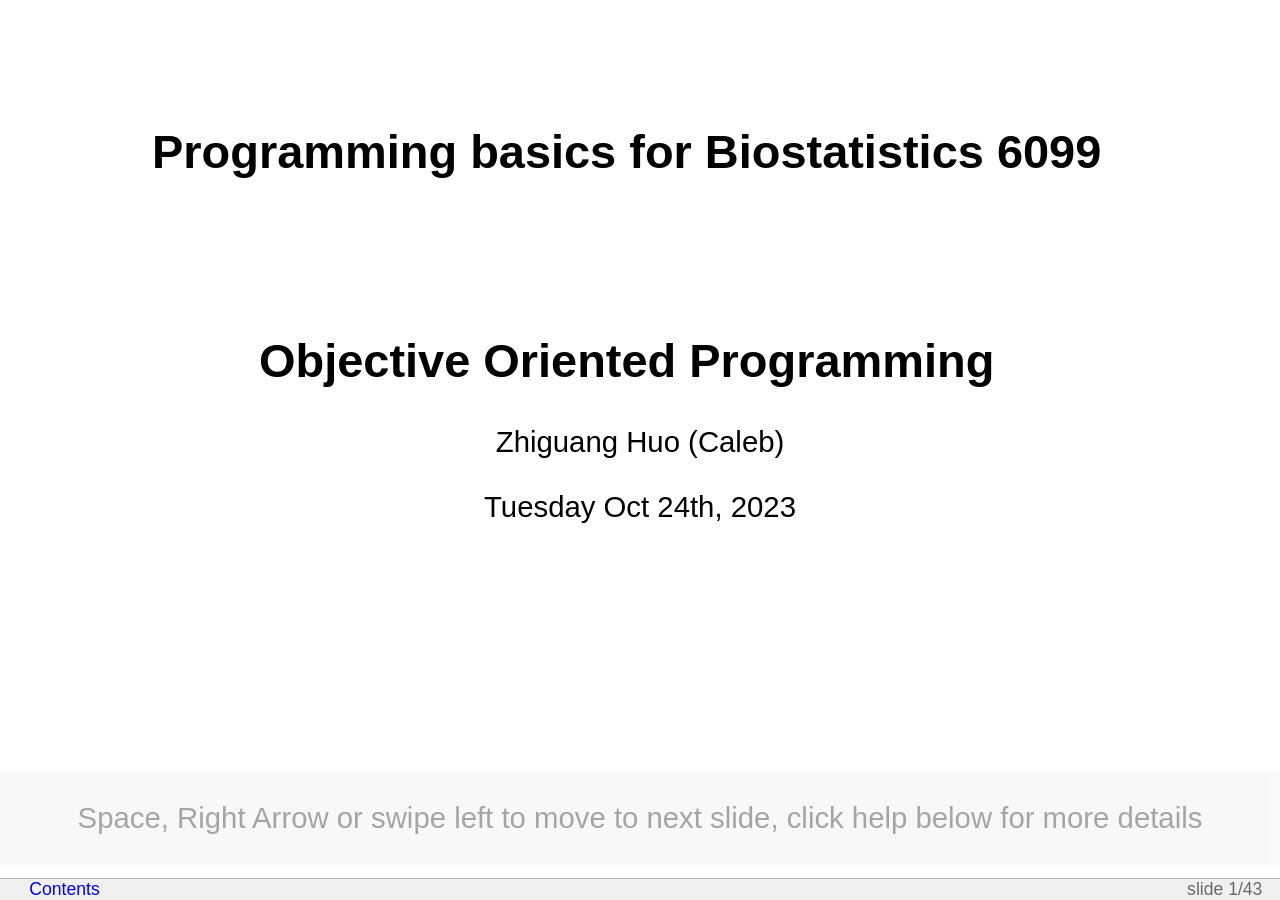
<file: pb-lectures/Week11_OOP/OOP.html>
<?xml version="1.0" encoding="utf-8" ?>
<!DOCTYPE html PUBLIC "-//W3C//DTD XHTML 1.0 Strict//EN" "http://www.w3.org/TR/xhtml1/DTD/xhtml1-strict.dtd">
<html xmlns="http://www.w3.org/1999/xhtml">
<head>
  <meta http-equiv="Content-Type" content="text/html; charset=utf-8" />
  <meta http-equiv="Content-Style-Type" content="text/css" />
  <meta name="generator" content="pandoc" />
  <meta name="author" content="Zhiguang Huo (Caleb)" />
  <title>Programming basics for Biostatistics 6099</title>
  <style type="text/css">
code{white-space: pre-wrap;}
span.smallcaps{font-variant: small-caps;}
span.underline{text-decoration: underline;}
div.column{display: inline-block; vertical-align: top; width: 50%;}
div.hanging-indent{margin-left: 1.5em; text-indent: -1.5em;}
ul.task-list{list-style: none;}
pre > code.sourceCode { white-space: pre; position: relative; }
pre > code.sourceCode > span { display: inline-block; line-height: 1.25; }
pre > code.sourceCode > span:empty { height: 1.2em; }
.sourceCode { overflow: visible; }
code.sourceCode > span { color: inherit; text-decoration: inherit; }
div.sourceCode { margin: 1em 0; }
pre.sourceCode { margin: 0; }
@media screen {
div.sourceCode { overflow: auto; }
}
@media print {
pre > code.sourceCode { white-space: pre-wrap; }
pre > code.sourceCode > span { text-indent: -5em; padding-left: 5em; }
}
pre.numberSource code
{ counter-reset: source-line 0; }
pre.numberSource code > span
{ position: relative; left: -4em; counter-increment: source-line; }
pre.numberSource code > span > a:first-child::before
{ content: counter(source-line);
position: relative; left: -1em; text-align: right; vertical-align: baseline;
border: none; display: inline-block;
-webkit-touch-callout: none; -webkit-user-select: none;
-khtml-user-select: none; -moz-user-select: none;
-ms-user-select: none; user-select: none;
padding: 0 4px; width: 4em;
color: #aaaaaa;
}
pre.numberSource { margin-left: 3em; border-left: 1px solid #aaaaaa; padding-left: 4px; }
div.sourceCode
{ }
@media screen {
pre > code.sourceCode > span > a:first-child::before { text-decoration: underline; }
}
code span.al { color: #ff0000; font-weight: bold; } 
code span.an { color: #60a0b0; font-weight: bold; font-style: italic; } 
code span.at { color: #7d9029; } 
code span.bn { color: #40a070; } 
code span.bu { color: #008000; } 
code span.cf { color: #007020; font-weight: bold; } 
code span.ch { color: #4070a0; } 
code span.cn { color: #880000; } 
code span.co { color: #60a0b0; font-style: italic; } 
code span.cv { color: #60a0b0; font-weight: bold; font-style: italic; } 
code span.do { color: #ba2121; font-style: italic; } 
code span.dt { color: #902000; } 
code span.dv { color: #40a070; } 
code span.er { color: #ff0000; font-weight: bold; } 
code span.ex { } 
code span.fl { color: #40a070; } 
code span.fu { color: #06287e; } 
code span.im { color: #008000; font-weight: bold; } 
code span.in { color: #60a0b0; font-weight: bold; font-style: italic; } 
code span.kw { color: #007020; font-weight: bold; } 
code span.op { color: #666666; } 
code span.ot { color: #007020; } 
code span.pp { color: #bc7a00; } 
code span.sc { color: #4070a0; } 
code span.ss { color: #bb6688; } 
code span.st { color: #4070a0; } 
code span.va { color: #19177c; } 
code span.vs { color: #4070a0; } 
code span.wa { color: #60a0b0; font-weight: bold; font-style: italic; } 
</style>
  <style type="text/css">
pre > code.sourceCode { white-space: pre; position: relative; }
pre > code.sourceCode > span { display: inline-block; line-height: 1.25; }
pre > code.sourceCode > span:empty { height: 1.2em; }
.sourceCode { overflow: visible; }
code.sourceCode > span { color: inherit; text-decoration: inherit; }
div.sourceCode { margin: 1em 0; }
pre.sourceCode { margin: 0; }
@media screen {
div.sourceCode { overflow: auto; }
}
@media print {
pre > code.sourceCode { white-space: pre-wrap; }
pre > code.sourceCode > span { text-indent: -5em; padding-left: 5em; }
}
pre.numberSource code
{ counter-reset: source-line 0; }
pre.numberSource code > span
{ position: relative; left: -4em; counter-increment: source-line; }
pre.numberSource code > span > a:first-child::before
{ content: counter(source-line);
position: relative; left: -1em; text-align: right; vertical-align: baseline;
border: none; display: inline-block;
-webkit-touch-callout: none; -webkit-user-select: none;
-khtml-user-select: none; -moz-user-select: none;
-ms-user-select: none; user-select: none;
padding: 0 4px; width: 4em;
color: #aaaaaa;
}
pre.numberSource { margin-left: 3em; border-left: 1px solid #aaaaaa; padding-left: 4px; }
div.sourceCode
{ }
@media screen {
pre > code.sourceCode > span > a:first-child::before { text-decoration: underline; }
}
code span.al { color: #ff0000; font-weight: bold; } 
code span.an { color: #60a0b0; font-weight: bold; font-style: italic; } 
code span.at { color: #7d9029; } 
code span.bn { color: #40a070; } 
code span.bu { color: #008000; } 
code span.cf { color: #007020; font-weight: bold; } 
code span.ch { color: #4070a0; } 
code span.cn { color: #880000; } 
code span.co { color: #60a0b0; font-style: italic; } 
code span.cv { color: #60a0b0; font-weight: bold; font-style: italic; } 
code span.do { color: #ba2121; font-style: italic; } 
code span.dt { color: #902000; } 
code span.dv { color: #40a070; } 
code span.er { color: #ff0000; font-weight: bold; } 
code span.ex { } 
code span.fl { color: #40a070; } 
code span.fu { color: #06287e; } 
code span.im { color: #008000; font-weight: bold; } 
code span.in { color: #60a0b0; font-weight: bold; font-style: italic; } 
code span.kw { color: #007020; font-weight: bold; } 
code span.op { color: #666666; } 
code span.ot { color: #007020; } 
code span.pp { color: #bc7a00; } 
code span.sc { color: #4070a0; } 
code span.ss { color: #bb6688; } 
code span.st { color: #4070a0; } 
code span.va { color: #19177c; } 
code span.vs { color: #4070a0; } 
code span.wa { color: #60a0b0; font-weight: bold; font-style: italic; } 
</style>
  <script>// Pandoc 2.9 adds attributes on both header and div. We remove the former (to
// be compatible with the behavior of Pandoc < 2.8).
document.addEventListener('DOMContentLoaded', function(e) {
  var hs = document.querySelectorAll("div.section[class*='level'] > :first-child");
  var i, h, a;
  for (i = 0; i < hs.length; i++) {
    h = hs[i];
    if (!/^h[1-6]$/i.test(h.tagName)) continue;  // it should be a header h1-h6
    a = h.attributes;
    while (a.length > 0) h.removeAttribute(a[0].name);
  }
});
</script>
  <style type="text/css">
body
{
margin: 0 0 0 0;
padding: 0 0 0 0;
width: 100%;
height: 100%;
color: black;
background-color: white;
font-family: "Gill Sans MT", "Gill Sans", GillSans, sans-serif;
font-size: 14pt;
}
div.toolbar {
position: fixed; z-index: 200;
top: auto; bottom: 0; left: 0; right: 0;
height: 1.2em; text-align: right;
padding-left: 1em;
padding-right: 1em; font-size: 60%;
color: DimGray;
background-color: rgb(240,240,240);
border-top: solid 1px rgb(180,180,180);
}
div.toolbar span.copyright {
color: DimGray;
margin-left: 0.5em;
}
div.initial_prompt {
position: absolute;
z-index: 1000;
bottom: 1.2em;
width: 100%;
background-color: rgb(200,200,200);
opacity: 0.35;
background-color: rgb(200,200,200, 0.35);
cursor: pointer;
}
div.initial_prompt p.help {
text-align: center;
}
div.initial_prompt p.close {
text-align: right;
font-style: italic;
}
div.slidy_toc {
position: absolute;
z-index: 300;
width: 60%;
max-width: 30em;
height: 30em;
overflow: auto;
top: auto;
right: auto;
left: 4em;
bottom: 4em;
padding: 1em;
background: rgb(240,240,240);
border-style: solid;
border-width: 2px;
font-size: 60%;
}
div.slidy_toc .toc_heading {
text-align: center;
width: 100%;
margin: 0;
margin-bottom: 1em;
border-bottom-style: solid;
border-bottom-color: rgb(180,180,180);
border-bottom-width: 1px;
}
div.slide {
z-index: 20;
margin: 0 0 0 0;
padding-top: 0;
padding-bottom: 0;
padding-left: 20px;
padding-right: 20px;
border-width: 0;
clear: both;
top: 0;
bottom: 0;
left: 0;
right: 0;
line-height: 120%;
background-color: transparent;
}
div.background {
display: none;
}
div.handout {
margin-left: 20px;
margin-right: 20px;
}
div.slide.titlepage {
text-align: center;
}
div.slide.titlepage h1 {
padding-top: 10%;
margin-right: 0;
}
div.slide h1 {
padding-left: 0;
padding-right: 20pt;
padding-top: 4pt;
padding-bottom: 4pt;
margin-top: 0;
margin-left: 0;
margin-right: 60pt;
margin-bottom: 0.5em;
display: block; font-size: 160%;
line-height: 1.2em;
background: transparent;
}
@media screen and (max-device-width: 1024px)
{
div.slide { font-size: 100%; }
}
@media screen and (max-device-width: 800px)
{
div.slide { font-size: 200%; }
div.slidy_toc {
top: 1em;
left: 1em;
right: auto;
width: 80%;
font-size: 180%;
}
}
div.toc-heading {
width: 100%;
border-bottom: solid 1px rgb(180,180,180);
margin-bottom: 1em;
text-align: center;
}
img {
image-rendering: optimize-quality;
}
pre {
font-size: 80%;
font-weight: bold;
line-height: 120%;
padding-top: 0.2em;
padding-bottom: 0.2em;
padding-left: 1em;
padding-right: 1em;
border-style: solid;
border-left-width: 1em;
border-top-width: thin;
border-right-width: thin;
border-bottom-width: thin;
border-color: #95ABD0;
color: #00428C;
background-color: #E4E5E7;
}
li pre { margin-left: 0; }
blockquote { font-style: italic }
img { background-color: transparent }
p.copyright { font-size: smaller }
.center { text-align: center }
.footnote { font-size: smaller; margin-left: 2em; }
a img { border-width: 0; border-style: none }
a:visited { color: navy }
a:link { color: navy }
a:hover { color: red; text-decoration: underline }
a:active { color: red; text-decoration: underline }
a {text-decoration: none}
.toolbar a:link {color: blue}
.toolbar a:visited {color: blue}
.toolbar a:active {color: red}
.toolbar a:hover {color: red}
ul { list-style-type: square; }
ul ul { list-style-type: disc; }
ul ul ul { list-style-type: circle; }
ul ul ul ul { list-style-type: disc; }
li { margin-left: 0.5em; margin-top: 0.5em; }
li li { font-size: 85%; font-style: italic }
li li li { font-size: 85%; font-style: normal }
div dt
{
margin-left: 0;
margin-top: 1em;
margin-bottom: 0.5em;
font-weight: bold;
}
div dd
{
margin-left: 2em;
margin-bottom: 0.5em;
}
p,pre,ul,ol,blockquote,h2,h3,h4,h5,h6,dl,table {
margin-left: 1em;
margin-right: 1em;
}
p.subhead { font-weight: bold; margin-top: 2em; }
.smaller { font-size: smaller }
.bigger { font-size: 130% }
td,th { padding: 0.2em }
ul {
margin: 0.5em 1.5em 0.5em 1.5em;
padding: 0;
}
ol {
margin: 0.5em 1.5em 0.5em 1.5em;
padding: 0;
}
ul { list-style-type: square; }
ul ul { list-style-type: disc; }
ul ul ul { list-style-type: circle; }
ul ul ul ul { list-style-type: disc; }
ul li { list-style: square;
margin: 0.1em 0em 0.6em 0;
padding: 0 0 0 0;
line-height: 140%;
}
ol li { margin: 0.1em 0em 0.6em 1.5em;
padding: 0 0 0 0px;
line-height: 140%;
list-style-type: decimal;
}
li ul li { font-size: 85%; font-style: italic;
list-style-type: disc;
background: transparent;
padding: 0 0 0 0;
}
li li ul li { font-size: 85%; font-style: normal;
list-style-type: circle;
background: transparent;
padding: 0 0 0 0;
}
li li li ul li {
list-style-type: disc;
background: transparent;
padding: 0 0 0 0;
}
li ol li {
list-style-type: decimal;
}
li li ol li {
list-style-type: decimal;
}

ol.outline li:hover { cursor: pointer }
ol.outline li.nofold:hover { cursor: default }
ul.outline li:hover { cursor: pointer }
ul.outline li.nofold:hover { cursor: default }
ol.outline { list-style:decimal; }
ol.outline ol { list-style-type:lower-alpha }
ol.outline li.nofold {
padding: 0 0 0 20px;
background: transparent url([data-uri]) no-repeat 0px 0.5em;
}
ol.outline li.unfolded {
padding: 0 0 0 20px;
background: transparent url([data-uri]) no-repeat 0px 0.5em;
}
ol.outline li.folded {
padding: 0 0 0 20px;
background: transparent url([data-uri]) no-repeat 0px 0.5em;
}
ol.outline li.unfolded:hover {
padding: 0 0 0 20px;
background: transparent url([data-uri]) no-repeat 0px 0.5em;
}
ol.outline li.folded:hover {
padding: 0 0 0 20px;
background: transparent url([data-uri]) no-repeat 0px 0.5em;
}
ul.outline li.nofold {
padding: 0 0 0 20px;
background: transparent url([data-uri]) no-repeat 0px 0.5em;
}
ul.outline li.unfolded {
padding: 0 0 0 20px;
background: transparent url([data-uri]) no-repeat 0px 0.5em;
}
ul.outline li.folded {
padding: 0 0 0 20px;
background: transparent url([data-uri]) no-repeat 0px 0.5em;
}
ul.outline li.unfolded:hover {
padding: 0 0 0 20px;
background: transparent url([data-uri]) no-repeat 0px 0.5em;
}
ul.outline li.folded:hover {
padding: 0 0 0 20px;
background: transparent url([data-uri]) no-repeat 0px 0.5em;
}

a.titleslide { font-weight: bold; font-style: italic }

img.hidden { display: none; visibility: hidden }
div.initial_prompt { display: none; visibility: hidden }
div.slide {
visibility: visible;
position: inherit;
}
div.handout {
border-top-style: solid;
border-top-width: thin;
border-top-color: black;
}
@media screen {
.hidden { display: none; visibility: visible }
div.slide.hidden { display: block; visibility: visible }
div.handout.hidden { display: block; visibility: visible }
div.background { display: none; visibility: hidden }
body.single_slide div.initial_prompt { display: block; visibility: visible }
body.single_slide div.background { display: block; visibility: visible }
body.single_slide div.background.hidden { display: none; visibility: hidden }
body.single_slide .invisible { visibility: hidden }
body.single_slide .hidden { display: none; visibility: hidden }
body.single_slide div.slide { position: absolute }
body.single_slide div.handout { display: none; visibility: hidden }
}
@media print {
.hidden { display: block; visibility: visible }
div.slide pre { font-size: 60%; padding-left: 0.5em; }
div.toolbar { display: none; visibility: hidden; }
div.slidy_toc { display: none; visibility: hidden; }
div.background { display: none; visibility: hidden; }
div.slide { page-break-before: always }

div.slide.first-slide { page-break-before: avoid }
}


.jslider table {
margin-left: 0em;
margin-right: 0em;
}

table.dataTable, .shiny-datatable-output div {
font-size: 14pt;
}

.dataTables_info, .dataTables_paginate {
font-size: 19px;
}

pre.sourceCode, code.sourceCode {
font-size: 80%;
}

label, button, input, select, textarea {
font-size: 14pt;
}

ul.nav, ul.nav li {
list-style-type: none;
}
</style>
  <script src="[data-uri]"></script>
  <script>(function() {
  if (!window.w3c_slidy) return;
  if (!window.Shiny) return;
  if (!window.$) return;
  // whenever a slide changes, tell shiny to recalculate what is displayed
  window.w3c_slidy.add_observer(function (slide_num) {
    // slide_num starts at position 1
    $(w3c_slidy.slides[slide_num - 1]).trigger("shown");
  });
})()
</script>
</head>
<body>
<div class="slide titlepage">
  <h1 class="title">Programming basics for Biostatistics 6099</h1>
  <h1 class="subtitle">Objective Oriented Programming</h1>
  <p class="author">
Zhiguang Huo (Caleb)
  </p>
  <p class="date">Tuesday Oct 24th, 2023</p>
</div>
<div id="introduction" class="slide section level1">
<h1>Introduction</h1>
<ul>
<li>Procedural Programming: typically a list of instructions that
execute line by line
<ul>
<li>Advantage:
<ul>
<li>general-purpose programming</li>
<li>simple, intutive and straightforward</li>
<li>easy to keep track of the program flow</li>
</ul></li>
<li>Disadvantage:
<ul>
<li>the programming code is usually not reusable</li>
<li>not scalale for large applications</li>
</ul></li>
</ul></li>
</ul>
</div>
<div id="introduction-1" class="slide section level1">
<h1>Introduction</h1>
<ul>
<li>Objective Oriented Programming (OOP): to bundle variables and
methods into object
<ul>
<li>Advantage:
<ul>
<li>reusable</li>
<li>good to capture the complex relationship among different
procedures.</li>
<li>readable, easy to maintain</li>
<li>hide the implementation from the user’s end</li>
</ul></li>
<li>Disadvantage:
<ul>
<li>Usually larger size</li>
</ul></li>
</ul></li>
</ul>
</div>
<div id="a-toy-example" class="slide section level1">
<h1>A toy example</h1>
<div class="sourceCode" id="cb1"><pre class="sourceCode python"><code class="sourceCode python"><span id="cb1-1"><a href="#cb1-1" tabindex="-1"></a><span class="kw">class</span> Person:</span>
<span id="cb1-2"><a href="#cb1-2" tabindex="-1"></a></span>
<span id="cb1-3"><a href="#cb1-3" tabindex="-1"></a>    <span class="kw">def</span> setName(<span class="va">self</span>, aname):</span>
<span id="cb1-4"><a href="#cb1-4" tabindex="-1"></a>        <span class="va">self</span>.name <span class="op">=</span> aname</span>
<span id="cb1-5"><a href="#cb1-5" tabindex="-1"></a>    </span>
<span id="cb1-6"><a href="#cb1-6" tabindex="-1"></a>    <span class="kw">def</span> greet(<span class="va">self</span>):</span>
<span id="cb1-7"><a href="#cb1-7" tabindex="-1"></a>        <span class="bu">print</span>(<span class="st">&quot;Hi there, my name is &quot;</span> <span class="op">+</span> <span class="va">self</span>.name)</span>
<span id="cb1-8"><a href="#cb1-8" tabindex="-1"></a></span>
<span id="cb1-9"><a href="#cb1-9" tabindex="-1"></a>a <span class="op">=</span> Person()</span>
<span id="cb1-10"><a href="#cb1-10" tabindex="-1"></a>a.setName(<span class="st">&quot;Lucas&quot;</span>)</span>
<span id="cb1-11"><a href="#cb1-11" tabindex="-1"></a>a.greet()</span></code></pre></div>
<pre><code>## Hi there, my name is Lucas</code></pre>
<ul>
<li>Class: Person (usually, the first letter of a class is
capitalized)</li>
<li>Object: a: a realization (object) of the class</li>
<li>Attribute: name</li>
<li>Method: setName(); greet()</li>
</ul>
</div>
<div id="oop-vocabulary" class="slide section level1">
<h1>OOP vocabulary</h1>
<ul>
<li>Class
<ul>
<li>a blueprint which is consisting of methods and attributes.</li>
</ul></li>
<li>Object
<ul>
<li>an instance of a class. It can help to think of objects as something
in the real world like
<ul>
<li>a small dog (if class is animal)</li>
<li>a yellow shoe (if class is Dressing and Wearing) etc.</li>
<li>objects can be more abstract.</li>
</ul></li>
</ul></li>
<li>Attribute
<ul>
<li>a descriptor or characteristic. Examples would be color, length,
size, etc. These attributes can take on specific values like blue, 3
inches, large, etc.</li>
</ul></li>
<li>Method
<ul>
<li>an action that a class or object could take.</li>
</ul></li>
</ul>
</div>
<div id="multiple-objects-from-the-same-class" class="slide section level1">
<h1>multiple objects from the same class</h1>
<div class="sourceCode" id="cb3"><pre class="sourceCode python"><code class="sourceCode python"><span id="cb3-1"><a href="#cb3-1" tabindex="-1"></a>a <span class="op">=</span> Person()</span>
<span id="cb3-2"><a href="#cb3-2" tabindex="-1"></a>a.setName(<span class="st">&quot;Lucas&quot;</span>)</span>
<span id="cb3-3"><a href="#cb3-3" tabindex="-1"></a>a.greet()</span></code></pre></div>
<pre><code>## Hi there, my name is Lucas</code></pre>
<div class="sourceCode" id="cb5"><pre class="sourceCode python"><code class="sourceCode python"><span id="cb5-1"><a href="#cb5-1" tabindex="-1"></a>b <span class="op">=</span> Person()</span>
<span id="cb5-2"><a href="#cb5-2" tabindex="-1"></a>b.setName(<span class="st">&quot;Amy&quot;</span>)</span>
<span id="cb5-3"><a href="#cb5-3" tabindex="-1"></a>b.greet()</span></code></pre></div>
<pre><code>## Hi there, my name is Amy</code></pre>
<div class="sourceCode" id="cb7"><pre class="sourceCode python"><code class="sourceCode python"><span id="cb7-1"><a href="#cb7-1" tabindex="-1"></a>c <span class="op">=</span> Person()</span>
<span id="cb7-2"><a href="#cb7-2" tabindex="-1"></a>c.setName(<span class="st">&quot;Beth&quot;</span>)</span>
<span id="cb7-3"><a href="#cb7-3" tabindex="-1"></a>c.greet()</span></code></pre></div>
<pre><code>## Hi there, my name is Beth</code></pre>
</div>
<div id="class-methods" class="slide section level1">
<h1>Class methods</h1>
<ul>
<li>when constructing a method <strong>inside a class</strong>, the
first argument should be self
<ul>
<li>self refer to the class itself</li>
<li>with self, all its attributes will be accessible <strong>within the
class</strong></li>
</ul></li>
<li>when <strong>an object</strong> calls the method, we don’t need the
self argument</li>
</ul>
</div>
<div id="in-class-exercise-1" class="slide section level1">
<h1>In class exercise (1)</h1>
<ul>
<li>construct a class Participant</li>
<li>attribute:
<ul>
<li>name</li>
<li>sex</li>
<li>age</li>
</ul></li>
<li>method:
<ul>
<li>display_info():</li>
</ul></li>
</ul>
<pre><code>Create a new participant Amy, who is female and 49 years old.
When we use the display_info(), we expect to see

&quot;Participant Amy, 49 yrs, female&quot;.
    </code></pre>
</div>
<div class="slide section level1">

<div class="sourceCode" id="cb10"><pre class="sourceCode python"><code class="sourceCode python"><span id="cb10-1"><a href="#cb10-1" tabindex="-1"></a><span class="kw">class</span> Participant:</span>
<span id="cb10-2"><a href="#cb10-2" tabindex="-1"></a>    </span>
<span id="cb10-3"><a href="#cb10-3" tabindex="-1"></a>    <span class="kw">def</span> setName(<span class="va">self</span>,name):</span>
<span id="cb10-4"><a href="#cb10-4" tabindex="-1"></a>        <span class="va">self</span>.name <span class="op">=</span> name</span>
<span id="cb10-5"><a href="#cb10-5" tabindex="-1"></a>      </span>
<span id="cb10-6"><a href="#cb10-6" tabindex="-1"></a>    <span class="kw">def</span> setAge(<span class="va">self</span>,age):</span>
<span id="cb10-7"><a href="#cb10-7" tabindex="-1"></a>        <span class="va">self</span>.age <span class="op">=</span> age</span>
<span id="cb10-8"><a href="#cb10-8" tabindex="-1"></a></span>
<span id="cb10-9"><a href="#cb10-9" tabindex="-1"></a>    <span class="kw">def</span> setGender(<span class="va">self</span>,sex):</span>
<span id="cb10-10"><a href="#cb10-10" tabindex="-1"></a>        <span class="va">self</span>.sex <span class="op">=</span> sex</span>
<span id="cb10-11"><a href="#cb10-11" tabindex="-1"></a></span>
<span id="cb10-12"><a href="#cb10-12" tabindex="-1"></a>    <span class="kw">def</span> display_info(<span class="va">self</span>):</span>
<span id="cb10-13"><a href="#cb10-13" tabindex="-1"></a>        <span class="bu">print</span>(<span class="ss">f&quot;Participant </span><span class="sc">{</span><span class="va">self</span><span class="sc">.</span>name<span class="sc">}</span><span class="ss">, </span><span class="sc">{</span><span class="va">self</span><span class="sc">.</span>age<span class="sc">}</span><span class="ss"> yrs, </span><span class="sc">{</span><span class="va">self</span><span class="sc">.</span>sex<span class="sc">}</span><span class="ss">&quot;</span>)</span>
<span id="cb10-14"><a href="#cb10-14" tabindex="-1"></a></span>
<span id="cb10-15"><a href="#cb10-15" tabindex="-1"></a>aParticipant <span class="op">=</span> Participant()</span>
<span id="cb10-16"><a href="#cb10-16" tabindex="-1"></a>aParticipant.setName(<span class="st">&quot;Amy&quot;</span>)</span>
<span id="cb10-17"><a href="#cb10-17" tabindex="-1"></a>aParticipant.setAge(<span class="dv">49</span>)</span>
<span id="cb10-18"><a href="#cb10-18" tabindex="-1"></a>aParticipant.setGender(<span class="st">&quot;Sex&quot;</span>)</span>
<span id="cb10-19"><a href="#cb10-19" tabindex="-1"></a></span>
<span id="cb10-20"><a href="#cb10-20" tabindex="-1"></a>aParticipant.display_info()</span></code></pre></div>
<pre><code>## Participant Amy, 49 yrs, Sex</code></pre>
</div>
<div id="attributes-initialization" class="slide section level1">
<h1>Attributes initialization</h1>
<div class="sourceCode" id="cb12"><pre class="sourceCode python"><code class="sourceCode python"><span id="cb12-1"><a href="#cb12-1" tabindex="-1"></a><span class="kw">class</span> Person:</span>
<span id="cb12-2"><a href="#cb12-2" tabindex="-1"></a>    </span>
<span id="cb12-3"><a href="#cb12-3" tabindex="-1"></a>    <span class="kw">def</span> <span class="fu">__init__</span>(<span class="va">self</span>):</span>
<span id="cb12-4"><a href="#cb12-4" tabindex="-1"></a>        <span class="va">self</span>.name <span class="op">=</span> <span class="st">&quot;John&quot;</span></span>
<span id="cb12-5"><a href="#cb12-5" tabindex="-1"></a>    </span>
<span id="cb12-6"><a href="#cb12-6" tabindex="-1"></a>    <span class="kw">def</span> setName(<span class="va">self</span>, aname):</span>
<span id="cb12-7"><a href="#cb12-7" tabindex="-1"></a>        <span class="va">self</span>.name <span class="op">=</span> aname</span>
<span id="cb12-8"><a href="#cb12-8" tabindex="-1"></a>    </span>
<span id="cb12-9"><a href="#cb12-9" tabindex="-1"></a>    <span class="kw">def</span> greet(<span class="va">self</span>):</span>
<span id="cb12-10"><a href="#cb12-10" tabindex="-1"></a>        <span class="bu">print</span>(<span class="st">&quot;Hi there, my name is &quot;</span> <span class="op">+</span> <span class="va">self</span>.name)</span>
<span id="cb12-11"><a href="#cb12-11" tabindex="-1"></a></span>
<span id="cb12-12"><a href="#cb12-12" tabindex="-1"></a>a <span class="op">=</span> Person()</span>
<span id="cb12-13"><a href="#cb12-13" tabindex="-1"></a>a.setName(<span class="st">&quot;Lucas&quot;</span>)</span>
<span id="cb12-14"><a href="#cb12-14" tabindex="-1"></a>a.greet()</span></code></pre></div>
<pre><code>## Hi there, my name is Lucas</code></pre>
<div class="sourceCode" id="cb14"><pre class="sourceCode python"><code class="sourceCode python"><span id="cb14-1"><a href="#cb14-1" tabindex="-1"></a>b <span class="op">=</span> Person()</span>
<span id="cb14-2"><a href="#cb14-2" tabindex="-1"></a>b.greet()</span></code></pre></div>
<pre><code>## Hi there, my name is John</code></pre>
</div>
<div id="attributes-initialization-with-a-users-input" class="slide section level1">
<h1>Attributes initialization with a user’s input</h1>
<ul>
<li>this allows to set attributes when constructing an object</li>
</ul>
<div class="sourceCode" id="cb16"><pre class="sourceCode python"><code class="sourceCode python"><span id="cb16-1"><a href="#cb16-1" tabindex="-1"></a><span class="kw">class</span> Person:</span>
<span id="cb16-2"><a href="#cb16-2" tabindex="-1"></a>    </span>
<span id="cb16-3"><a href="#cb16-3" tabindex="-1"></a>    <span class="kw">def</span> <span class="fu">__init__</span>(<span class="va">self</span>, aname):</span>
<span id="cb16-4"><a href="#cb16-4" tabindex="-1"></a>        <span class="va">self</span>.name <span class="op">=</span> aname</span>
<span id="cb16-5"><a href="#cb16-5" tabindex="-1"></a>    </span>
<span id="cb16-6"><a href="#cb16-6" tabindex="-1"></a>    <span class="kw">def</span> setName(<span class="va">self</span>, aname):</span>
<span id="cb16-7"><a href="#cb16-7" tabindex="-1"></a>        <span class="va">self</span>.name <span class="op">=</span> aname</span>
<span id="cb16-8"><a href="#cb16-8" tabindex="-1"></a>    </span>
<span id="cb16-9"><a href="#cb16-9" tabindex="-1"></a>    <span class="kw">def</span> greet(<span class="va">self</span>):</span>
<span id="cb16-10"><a href="#cb16-10" tabindex="-1"></a>        <span class="bu">print</span>(<span class="st">&quot;Hi there, my name is &quot;</span> <span class="op">+</span> <span class="va">self</span>.name)</span>
<span id="cb16-11"><a href="#cb16-11" tabindex="-1"></a></span>
<span id="cb16-12"><a href="#cb16-12" tabindex="-1"></a>a <span class="op">=</span> Person(<span class="st">&quot;Lucas&quot;</span>)</span>
<span id="cb16-13"><a href="#cb16-13" tabindex="-1"></a>b <span class="op">=</span> Person(<span class="st">&quot;Amy&quot;</span>)</span>
<span id="cb16-14"><a href="#cb16-14" tabindex="-1"></a></span>
<span id="cb16-15"><a href="#cb16-15" tabindex="-1"></a>a.greet()</span></code></pre></div>
<pre><code>## Hi there, my name is Lucas</code></pre>
<div class="sourceCode" id="cb18"><pre class="sourceCode python"><code class="sourceCode python"><span id="cb18-1"><a href="#cb18-1" tabindex="-1"></a>b.greet()</span></code></pre></div>
<pre><code>## Hi there, my name is Amy</code></pre>
</div>
<div id="default-value-in-the-initialization" class="slide section level1">
<h1>Default value in the initialization</h1>
<div class="sourceCode" id="cb20"><pre class="sourceCode python"><code class="sourceCode python"><span id="cb20-1"><a href="#cb20-1" tabindex="-1"></a><span class="kw">class</span> Person:</span>
<span id="cb20-2"><a href="#cb20-2" tabindex="-1"></a>    </span>
<span id="cb20-3"><a href="#cb20-3" tabindex="-1"></a>    <span class="kw">def</span> <span class="fu">__init__</span>(<span class="va">self</span>, aname<span class="op">=</span><span class="st">&quot;John&quot;</span>):</span>
<span id="cb20-4"><a href="#cb20-4" tabindex="-1"></a>        <span class="va">self</span>.name <span class="op">=</span> aname</span>
<span id="cb20-5"><a href="#cb20-5" tabindex="-1"></a>    </span>
<span id="cb20-6"><a href="#cb20-6" tabindex="-1"></a>    <span class="kw">def</span> setName(<span class="va">self</span>, aname):</span>
<span id="cb20-7"><a href="#cb20-7" tabindex="-1"></a>        <span class="va">self</span>.name <span class="op">=</span> aname</span>
<span id="cb20-8"><a href="#cb20-8" tabindex="-1"></a>    </span>
<span id="cb20-9"><a href="#cb20-9" tabindex="-1"></a>    <span class="kw">def</span> greet(<span class="va">self</span>):</span>
<span id="cb20-10"><a href="#cb20-10" tabindex="-1"></a>        <span class="bu">print</span>(<span class="st">&quot;Hi there, my name is &quot;</span> <span class="op">+</span> <span class="va">self</span>.name)</span>
<span id="cb20-11"><a href="#cb20-11" tabindex="-1"></a>    </span>
<span id="cb20-12"><a href="#cb20-12" tabindex="-1"></a>a <span class="op">=</span> Person(<span class="st">&quot;Lucas&quot;</span>)</span>
<span id="cb20-13"><a href="#cb20-13" tabindex="-1"></a>a.greet()</span></code></pre></div>
<pre><code>## Hi there, my name is Lucas</code></pre>
<div class="sourceCode" id="cb22"><pre class="sourceCode python"><code class="sourceCode python"><span id="cb22-1"><a href="#cb22-1" tabindex="-1"></a>b <span class="op">=</span> Person()</span>
<span id="cb22-2"><a href="#cb22-2" tabindex="-1"></a>b.greet()</span></code></pre></div>
<pre><code>## Hi there, my name is John</code></pre>
</div>
<div id="class-methods-1" class="slide section level1">
<h1>Class methods</h1>
<ul>
<li>when constructing a method <strong>inside a class</strong>, the
first argument should be self
<ul>
<li>self refer to the class itself</li>
<li>with self, all its attributes will be accessible <strong>within the
class</strong></li>
</ul></li>
<li>to initialize the attributes of a class
<ul>
<li>need the __init__() method</li>
<li>__init__() also needs self as its argument</li>
</ul></li>
<li>when <strong>an object</strong> calls the method, we don’t need the
self argument</li>
</ul>
</div>
<div id="in-class-exercise-2" class="slide section level1">
<h1>In class exercise (2)</h1>
<ul>
<li>construct a class Participant</li>
<li>attribute:
<ul>
<li>name</li>
<li>sex</li>
<li>age</li>
</ul></li>
<li><em>initalize these attributes when constructing the
object</em></li>
<li>method:
<ul>
<li>display_info():</li>
</ul></li>
</ul>
<pre><code>Create a new participant Amy, who is female and 49 years old.
When we use the display_info(), we expect to see

&quot;Participant Amy, 49 yrs, female&quot;.
    </code></pre>
</div>
<div class="slide section level1">

<div class="sourceCode" id="cb25"><pre class="sourceCode python"><code class="sourceCode python"><span id="cb25-1"><a href="#cb25-1" tabindex="-1"></a><span class="kw">class</span> Participant:</span>
<span id="cb25-2"><a href="#cb25-2" tabindex="-1"></a>    <span class="kw">def</span> <span class="fu">__init__</span>(<span class="va">self</span>, name, age, sex):</span>
<span id="cb25-3"><a href="#cb25-3" tabindex="-1"></a>        <span class="va">self</span>.name <span class="op">=</span> name</span>
<span id="cb25-4"><a href="#cb25-4" tabindex="-1"></a>        <span class="va">self</span>.age <span class="op">=</span> age</span>
<span id="cb25-5"><a href="#cb25-5" tabindex="-1"></a>        <span class="va">self</span>.sex <span class="op">=</span> sex</span>
<span id="cb25-6"><a href="#cb25-6" tabindex="-1"></a>    </span>
<span id="cb25-7"><a href="#cb25-7" tabindex="-1"></a>    <span class="kw">def</span> setName(<span class="va">self</span>,name):</span>
<span id="cb25-8"><a href="#cb25-8" tabindex="-1"></a>        <span class="va">self</span>.name <span class="op">=</span> name</span>
<span id="cb25-9"><a href="#cb25-9" tabindex="-1"></a>      </span>
<span id="cb25-10"><a href="#cb25-10" tabindex="-1"></a>    <span class="kw">def</span> setAge(<span class="va">self</span>,age):</span>
<span id="cb25-11"><a href="#cb25-11" tabindex="-1"></a>        <span class="va">self</span>.age <span class="op">=</span> age</span>
<span id="cb25-12"><a href="#cb25-12" tabindex="-1"></a></span>
<span id="cb25-13"><a href="#cb25-13" tabindex="-1"></a>    <span class="kw">def</span> setGender(<span class="va">self</span>,sex):</span>
<span id="cb25-14"><a href="#cb25-14" tabindex="-1"></a>        <span class="va">self</span>.sex <span class="op">=</span> sex</span>
<span id="cb25-15"><a href="#cb25-15" tabindex="-1"></a>        </span>
<span id="cb25-16"><a href="#cb25-16" tabindex="-1"></a>    <span class="kw">def</span> display_info(<span class="va">self</span>):</span>
<span id="cb25-17"><a href="#cb25-17" tabindex="-1"></a>        <span class="bu">print</span>(<span class="ss">f&quot;Participant </span><span class="sc">{</span><span class="va">self</span><span class="sc">.</span>name<span class="sc">}</span><span class="ss">, </span><span class="sc">{</span><span class="va">self</span><span class="sc">.</span>age<span class="sc">}</span><span class="ss"> yrs, </span><span class="sc">{</span><span class="va">self</span><span class="sc">.</span>sex<span class="sc">}</span><span class="ss">&quot;</span>)</span>
<span id="cb25-18"><a href="#cb25-18" tabindex="-1"></a></span>
<span id="cb25-19"><a href="#cb25-19" tabindex="-1"></a>aParticipant <span class="op">=</span> Participant(name<span class="op">=</span><span class="st">&quot;Amy&quot;</span>, age<span class="op">=</span><span class="dv">49</span>, sex<span class="op">=</span><span class="st">&quot;female&quot;</span>)</span>
<span id="cb25-20"><a href="#cb25-20" tabindex="-1"></a>aParticipant.display_info()</span></code></pre></div>
<pre><code>## Participant Amy, 49 yrs, female</code></pre>
</div>
<div id="private-method" class="slide section level1">
<h1>private method</h1>
<ul>
<li>to set a method to be private, use could use __method</li>
<li>private method
<ul>
<li>only can be used within the class</li>
<li>if an object is created, private method is not accessible</li>
</ul></li>
</ul>
<div class="sourceCode" id="cb27"><pre class="sourceCode python"><code class="sourceCode python"><span id="cb27-1"><a href="#cb27-1" tabindex="-1"></a><span class="kw">class</span> Secretive:</span>
<span id="cb27-2"><a href="#cb27-2" tabindex="-1"></a>    <span class="kw">def</span> __inaccessible(<span class="va">self</span>):</span>
<span id="cb27-3"><a href="#cb27-3" tabindex="-1"></a>        <span class="bu">print</span>(<span class="st">&quot;Bet you can&#39;t see me...&quot;</span>)</span>
<span id="cb27-4"><a href="#cb27-4" tabindex="-1"></a>    <span class="kw">def</span> accessible(<span class="va">self</span>):</span>
<span id="cb27-5"><a href="#cb27-5" tabindex="-1"></a>        <span class="bu">print</span>(<span class="st">&quot;The secret message is:&quot;</span>)</span>
<span id="cb27-6"><a href="#cb27-6" tabindex="-1"></a>        <span class="va">self</span>.__inaccessible()</span>
<span id="cb27-7"><a href="#cb27-7" tabindex="-1"></a></span>
<span id="cb27-8"><a href="#cb27-8" tabindex="-1"></a></span>
<span id="cb27-9"><a href="#cb27-9" tabindex="-1"></a>s <span class="op">=</span> Secretive()</span>
<span id="cb27-10"><a href="#cb27-10" tabindex="-1"></a><span class="co">#s.__inaccessible() ## does not work</span></span>
<span id="cb27-11"><a href="#cb27-11" tabindex="-1"></a>s.accessible()</span></code></pre></div>
<pre><code>## The secret message is:
## Bet you can&#39;t see me...</code></pre>
</div>
<div id="class-attributes" class="slide section level1">
<h1>Class attributes</h1>
<div class="sourceCode" id="cb29"><pre class="sourceCode python"><code class="sourceCode python"><span id="cb29-1"><a href="#cb29-1" tabindex="-1"></a><span class="kw">class</span> Person:</span>
<span id="cb29-2"><a href="#cb29-2" tabindex="-1"></a>    </span>
<span id="cb29-3"><a href="#cb29-3" tabindex="-1"></a>    <span class="kw">def</span> <span class="fu">__init__</span>(<span class="va">self</span>, aname):</span>
<span id="cb29-4"><a href="#cb29-4" tabindex="-1"></a>        <span class="va">self</span>.name <span class="op">=</span> aname</span>
<span id="cb29-5"><a href="#cb29-5" tabindex="-1"></a>    </span>
<span id="cb29-6"><a href="#cb29-6" tabindex="-1"></a>    <span class="kw">def</span> getName(<span class="va">self</span>):</span>
<span id="cb29-7"><a href="#cb29-7" tabindex="-1"></a>        <span class="cf">return</span>(<span class="va">self</span>.name)</span>
<span id="cb29-8"><a href="#cb29-8" tabindex="-1"></a>    </span>
<span id="cb29-9"><a href="#cb29-9" tabindex="-1"></a>a <span class="op">=</span> Person(<span class="st">&quot;Lucas&quot;</span>)</span></code></pre></div>
<ul>
<li>We can define methods to retrieve attributes.</li>
</ul>
<div class="sourceCode" id="cb30"><pre class="sourceCode python"><code class="sourceCode python"><span id="cb30-1"><a href="#cb30-1" tabindex="-1"></a>a.getName()</span></code></pre></div>
<pre><code>## &#39;Lucas&#39;</code></pre>
<ul>
<li>After construct an object (i.e., obj), we can also use obj.attribute
to access the object.</li>
</ul>
<div class="sourceCode" id="cb32"><pre class="sourceCode python"><code class="sourceCode python"><span id="cb32-1"><a href="#cb32-1" tabindex="-1"></a>a.name  <span class="co">## alternative way to get attribute</span></span></code></pre></div>
<pre><code>## &#39;Lucas&#39;</code></pre>
</div>
<div id="private-attribute" class="slide section level1">
<h1>private attribute</h1>
<ul>
<li>to set an attribute to be private, use could use __attribute</li>
</ul>
<div class="sourceCode" id="cb34"><pre class="sourceCode python"><code class="sourceCode python"><span id="cb34-1"><a href="#cb34-1" tabindex="-1"></a><span class="kw">class</span> Person:</span>
<span id="cb34-2"><a href="#cb34-2" tabindex="-1"></a>    </span>
<span id="cb34-3"><a href="#cb34-3" tabindex="-1"></a>    <span class="kw">def</span> <span class="fu">__init__</span>(<span class="va">self</span>, aname):</span>
<span id="cb34-4"><a href="#cb34-4" tabindex="-1"></a>        <span class="va">self</span>.__name <span class="op">=</span> aname</span>
<span id="cb34-5"><a href="#cb34-5" tabindex="-1"></a>    </span>
<span id="cb34-6"><a href="#cb34-6" tabindex="-1"></a>    <span class="kw">def</span> getName(<span class="va">self</span>):</span>
<span id="cb34-7"><a href="#cb34-7" tabindex="-1"></a>        <span class="cf">return</span>(<span class="va">self</span>.__name)</span>
<span id="cb34-8"><a href="#cb34-8" tabindex="-1"></a>    </span>
<span id="cb34-9"><a href="#cb34-9" tabindex="-1"></a>a <span class="op">=</span> Person(<span class="st">&quot;Lucas&quot;</span>)</span>
<span id="cb34-10"><a href="#cb34-10" tabindex="-1"></a>a.getName()</span>
<span id="cb34-11"><a href="#cb34-11" tabindex="-1"></a><span class="co">#a.__name ## does not work</span></span></code></pre></div>
<pre><code>## &#39;Lucas&#39;</code></pre>
</div>
<div id="in-class-exercise-3" class="slide section level1">
<h1>In class exercise (3)</h1>
<ul>
<li>construct a class Participant</li>
<li>attribute:
<ul>
<li>name</li>
<li>sex</li>
<li>age</li>
</ul></li>
<li>initalize these attributes when constructing the object*</li>
<li>private attribute:
<ul>
<li><em>phone_number (private attribute)</em></li>
</ul></li>
<li>method:
<ul>
<li>display_info():</li>
<li>show_contact_number():</li>
</ul></li>
</ul>
<pre><code>Create a new participant Amy, who is female and 49 years old.
Also create her phone_number (123-456-7890) by using setPhoneNumber() method.
The phone_number is not directly accessible via class.phone_number.
It is accessible via class.show_contact_number()</code></pre>
</div>
<div class="slide section level1">

<div class="sourceCode" id="cb37"><pre class="sourceCode python"><code class="sourceCode python"><span id="cb37-1"><a href="#cb37-1" tabindex="-1"></a><span class="kw">class</span> Participant:</span>
<span id="cb37-2"><a href="#cb37-2" tabindex="-1"></a>    <span class="kw">def</span> <span class="fu">__init__</span>(<span class="va">self</span>, name, age, sex):</span>
<span id="cb37-3"><a href="#cb37-3" tabindex="-1"></a>        <span class="va">self</span>.name <span class="op">=</span> name</span>
<span id="cb37-4"><a href="#cb37-4" tabindex="-1"></a>        <span class="va">self</span>.age <span class="op">=</span> age</span>
<span id="cb37-5"><a href="#cb37-5" tabindex="-1"></a>        <span class="va">self</span>.sex <span class="op">=</span> sex</span>
<span id="cb37-6"><a href="#cb37-6" tabindex="-1"></a>    </span>
<span id="cb37-7"><a href="#cb37-7" tabindex="-1"></a>    <span class="kw">def</span> setPhoneNumber(<span class="va">self</span>,anumber):</span>
<span id="cb37-8"><a href="#cb37-8" tabindex="-1"></a>        <span class="va">self</span>.__phone_number <span class="op">=</span> anumber</span>
<span id="cb37-9"><a href="#cb37-9" tabindex="-1"></a></span>
<span id="cb37-10"><a href="#cb37-10" tabindex="-1"></a>    <span class="kw">def</span> display_info(<span class="va">self</span>):</span>
<span id="cb37-11"><a href="#cb37-11" tabindex="-1"></a>        <span class="bu">print</span>(<span class="ss">f&quot;Participant </span><span class="sc">{</span><span class="va">self</span><span class="sc">.</span>name<span class="sc">}</span><span class="ss">, </span><span class="sc">{</span><span class="va">self</span><span class="sc">.</span>age<span class="sc">}</span><span class="ss"> yrs, </span><span class="sc">{</span><span class="va">self</span><span class="sc">.</span>sex<span class="sc">}</span><span class="ss">&quot;</span>)</span>
<span id="cb37-12"><a href="#cb37-12" tabindex="-1"></a></span>
<span id="cb37-13"><a href="#cb37-13" tabindex="-1"></a>    <span class="kw">def</span> show_contact_number(<span class="va">self</span>):</span>
<span id="cb37-14"><a href="#cb37-14" tabindex="-1"></a>        <span class="bu">print</span>(<span class="va">self</span>.__phone_number)</span>
<span id="cb37-15"><a href="#cb37-15" tabindex="-1"></a>      </span>
<span id="cb37-16"><a href="#cb37-16" tabindex="-1"></a>aParticipant <span class="op">=</span> Participant(name<span class="op">=</span><span class="st">&quot;Amy&quot;</span>, age<span class="op">=</span><span class="dv">49</span>, sex<span class="op">=</span><span class="st">&quot;female&quot;</span>)</span>
<span id="cb37-17"><a href="#cb37-17" tabindex="-1"></a>aParticipant.setPhoneNumber(<span class="st">&quot;123-456-7890&quot;</span>)</span>
<span id="cb37-18"><a href="#cb37-18" tabindex="-1"></a>aParticipant.show_contact_number()</span></code></pre></div>
<pre><code>## 123-456-7890</code></pre>
</div>
<div id="extra-argument-and-keywords-in-the-class-initialization" class="slide section level1">
<h1>extra argument and keywords in the class initialization</h1>
<div class="sourceCode" id="cb39"><pre class="sourceCode python"><code class="sourceCode python"><span id="cb39-1"><a href="#cb39-1" tabindex="-1"></a><span class="kw">class</span> Car:</span>
<span id="cb39-2"><a href="#cb39-2" tabindex="-1"></a></span>
<span id="cb39-3"><a href="#cb39-3" tabindex="-1"></a>    <span class="kw">def</span> <span class="fu">__init__</span>(<span class="va">self</span>, <span class="op">**</span>kw):</span>
<span id="cb39-4"><a href="#cb39-4" tabindex="-1"></a>        <span class="va">self</span>.make <span class="op">=</span> kw[<span class="st">&quot;make&quot;</span>]</span>
<span id="cb39-5"><a href="#cb39-5" tabindex="-1"></a>        <span class="co"># self.model = kw[&quot;model&quot;]</span></span>
<span id="cb39-6"><a href="#cb39-6" tabindex="-1"></a>        <span class="va">self</span>.model <span class="op">=</span> kw.get(<span class="st">&quot;model&quot;</span>)</span>
<span id="cb39-7"><a href="#cb39-7" tabindex="-1"></a></span>
<span id="cb39-8"><a href="#cb39-8" tabindex="-1"></a>my_car <span class="op">=</span> Car(make <span class="op">=</span> <span class="st">&quot;Chevo&quot;</span>, model <span class="op">=</span> <span class="st">&quot;Malibu&quot;</span>)</span>
<span id="cb39-9"><a href="#cb39-9" tabindex="-1"></a><span class="bu">print</span>(my_car.model)</span></code></pre></div>
<pre><code>## Malibu</code></pre>
<div class="sourceCode" id="cb41"><pre class="sourceCode python"><code class="sourceCode python"><span id="cb41-1"><a href="#cb41-1" tabindex="-1"></a>my_car <span class="op">=</span> Car(make <span class="op">=</span> <span class="st">&quot;Chevo&quot;</span>)</span>
<span id="cb41-2"><a href="#cb41-2" tabindex="-1"></a><span class="bu">print</span>(my_car.model)</span></code></pre></div>
<pre><code>## None</code></pre>
</div>
<div id="a-class-with-attributes-being-other-classs-objects" class="slide section level1">
<h1>a Class with attributes being other class’s objects</h1>
<ul>
<li>previous Person class</li>
</ul>
<div class="sourceCode" id="cb43"><pre class="sourceCode python"><code class="sourceCode python"><span id="cb43-1"><a href="#cb43-1" tabindex="-1"></a><span class="kw">class</span> Person:</span>
<span id="cb43-2"><a href="#cb43-2" tabindex="-1"></a>    </span>
<span id="cb43-3"><a href="#cb43-3" tabindex="-1"></a>    <span class="kw">def</span> <span class="fu">__init__</span>(<span class="va">self</span>, aname<span class="op">=</span><span class="st">&quot;John&quot;</span>):</span>
<span id="cb43-4"><a href="#cb43-4" tabindex="-1"></a>        <span class="va">self</span>.name <span class="op">=</span> aname</span>
<span id="cb43-5"><a href="#cb43-5" tabindex="-1"></a>    </span>
<span id="cb43-6"><a href="#cb43-6" tabindex="-1"></a>    <span class="kw">def</span> setName(<span class="va">self</span>, aname):</span>
<span id="cb43-7"><a href="#cb43-7" tabindex="-1"></a>        <span class="va">self</span>.name <span class="op">=</span> aname</span>
<span id="cb43-8"><a href="#cb43-8" tabindex="-1"></a>    </span>
<span id="cb43-9"><a href="#cb43-9" tabindex="-1"></a>    <span class="kw">def</span> getName(<span class="va">self</span>):</span>
<span id="cb43-10"><a href="#cb43-10" tabindex="-1"></a>        <span class="cf">return</span>(<span class="va">self</span>.name)</span>
<span id="cb43-11"><a href="#cb43-11" tabindex="-1"></a>    </span>
<span id="cb43-12"><a href="#cb43-12" tabindex="-1"></a>    <span class="kw">def</span> greet(<span class="va">self</span>):</span>
<span id="cb43-13"><a href="#cb43-13" tabindex="-1"></a>        <span class="bu">print</span>(<span class="st">&quot;Hi there, my name is &quot;</span> <span class="op">+</span> <span class="va">self</span>.name)</span></code></pre></div>
<ul>
<li>Goal: create a Group class, which contain a group of persons.</li>
</ul>
</div>
<div id="a-group-class" class="slide section level1">
<h1>a Group class</h1>
<div class="sourceCode" id="cb44"><pre class="sourceCode python"><code class="sourceCode python"><span id="cb44-1"><a href="#cb44-1" tabindex="-1"></a><span class="kw">class</span> Group:</span>
<span id="cb44-2"><a href="#cb44-2" tabindex="-1"></a>    </span>
<span id="cb44-3"><a href="#cb44-3" tabindex="-1"></a>    <span class="kw">def</span> <span class="fu">__init__</span>(<span class="va">self</span>):</span>
<span id="cb44-4"><a href="#cb44-4" tabindex="-1"></a>        <span class="va">self</span>.persons <span class="op">=</span> []</span>
<span id="cb44-5"><a href="#cb44-5" tabindex="-1"></a>    </span>
<span id="cb44-6"><a href="#cb44-6" tabindex="-1"></a>    <span class="kw">def</span> add(<span class="va">self</span>, aperson):</span>
<span id="cb44-7"><a href="#cb44-7" tabindex="-1"></a>        <span class="va">self</span>.persons.append(aperson)</span>
<span id="cb44-8"><a href="#cb44-8" tabindex="-1"></a>    </span>
<span id="cb44-9"><a href="#cb44-9" tabindex="-1"></a>    <span class="kw">def</span> getNameAll(<span class="va">self</span>):</span>
<span id="cb44-10"><a href="#cb44-10" tabindex="-1"></a>        res <span class="op">=</span> [aperson.getName() <span class="cf">for</span> aperson <span class="kw">in</span> <span class="va">self</span>.persons]</span>
<span id="cb44-11"><a href="#cb44-11" tabindex="-1"></a>        <span class="cf">return</span>(res)</span>
<span id="cb44-12"><a href="#cb44-12" tabindex="-1"></a>        </span>
<span id="cb44-13"><a href="#cb44-13" tabindex="-1"></a>agroup <span class="op">=</span> Group()</span>
<span id="cb44-14"><a href="#cb44-14" tabindex="-1"></a></span>
<span id="cb44-15"><a href="#cb44-15" tabindex="-1"></a>agroup.add(Person(<span class="st">&quot;Amy&quot;</span>))</span>
<span id="cb44-16"><a href="#cb44-16" tabindex="-1"></a>agroup.add(Person(<span class="st">&quot;Beth&quot;</span>))</span>
<span id="cb44-17"><a href="#cb44-17" tabindex="-1"></a>agroup.add(Person(<span class="st">&quot;Carl&quot;</span>))</span>
<span id="cb44-18"><a href="#cb44-18" tabindex="-1"></a></span>
<span id="cb44-19"><a href="#cb44-19" tabindex="-1"></a>agroup.getNameAll()</span></code></pre></div>
<pre><code>## [&#39;Amy&#39;, &#39;Beth&#39;, &#39;Carl&#39;]</code></pre>
</div>
<div id="in-class-exercise-4" class="slide section level1">
<h1>In class exercise (4)</h1>
<ul>
<li>construct a class Participant
<ul>
<li>attribute:
<ul>
<li>name</li>
<li>sex</li>
<li>age</li>
</ul></li>
<li>initalize these attributes when constructing the object*</li>
<li>method:
<ul>
<li>display_info():</li>
</ul></li>
</ul></li>
<li>construct a class Study
<ul>
<li>attribute:
<ul>
<li>participants: a list of individual participants</li>
</ul></li>
<li>methods:
<ul>
<li>get_mean_age()</li>
<li>get_percent_female()</li>
<li>display the info for all participants (one in each line)</li>
</ul></li>
</ul></li>
</ul>
<pre><code>Create a study with 5 participants, Amy, Beth, Carl, Dan, Emily.
Sex are randomly choose from male and female.
Age are randomly selected from 20-60.

And then show the mean age and percentage of females.
Also show the info for all participants</code></pre>
</div>
<div class="slide section level1">

<div class="sourceCode" id="cb47"><pre class="sourceCode python"><code class="sourceCode python"><span id="cb47-1"><a href="#cb47-1" tabindex="-1"></a><span class="kw">class</span> Participant:</span>
<span id="cb47-2"><a href="#cb47-2" tabindex="-1"></a>    </span>
<span id="cb47-3"><a href="#cb47-3" tabindex="-1"></a>    <span class="kw">def</span> <span class="fu">__init__</span>(<span class="va">self</span>, name, age, sex):</span>
<span id="cb47-4"><a href="#cb47-4" tabindex="-1"></a>        <span class="va">self</span>.name <span class="op">=</span> name</span>
<span id="cb47-5"><a href="#cb47-5" tabindex="-1"></a>        <span class="va">self</span>.age <span class="op">=</span> age</span>
<span id="cb47-6"><a href="#cb47-6" tabindex="-1"></a>        <span class="va">self</span>.sex <span class="op">=</span> sex</span>
<span id="cb47-7"><a href="#cb47-7" tabindex="-1"></a>        </span>
<span id="cb47-8"><a href="#cb47-8" tabindex="-1"></a>        </span>
<span id="cb47-9"><a href="#cb47-9" tabindex="-1"></a>    <span class="kw">def</span> display_info(<span class="va">self</span>):</span>
<span id="cb47-10"><a href="#cb47-10" tabindex="-1"></a>        <span class="bu">print</span>(<span class="ss">f&quot;Participant </span><span class="sc">{</span><span class="va">self</span><span class="sc">.</span>name<span class="sc">}</span><span class="ss">, </span><span class="sc">{</span><span class="va">self</span><span class="sc">.</span>age<span class="sc">}</span><span class="ss"> yrs, </span><span class="sc">{</span><span class="va">self</span><span class="sc">.</span>sex<span class="sc">}</span><span class="ss">&quot;</span>)</span></code></pre></div>
</div>
<div class="slide section level1">

<div class="sourceCode" id="cb48"><pre class="sourceCode python"><code class="sourceCode python"><span id="cb48-1"><a href="#cb48-1" tabindex="-1"></a><span class="kw">class</span> Study:</span>
<span id="cb48-2"><a href="#cb48-2" tabindex="-1"></a>    </span>
<span id="cb48-3"><a href="#cb48-3" tabindex="-1"></a>    <span class="kw">def</span> <span class="fu">__init__</span>(<span class="va">self</span>):</span>
<span id="cb48-4"><a href="#cb48-4" tabindex="-1"></a>        <span class="va">self</span>.participants <span class="op">=</span> []</span>
<span id="cb48-5"><a href="#cb48-5" tabindex="-1"></a>        </span>
<span id="cb48-6"><a href="#cb48-6" tabindex="-1"></a>    <span class="kw">def</span> enroll(<span class="va">self</span>, aparticipant):</span>
<span id="cb48-7"><a href="#cb48-7" tabindex="-1"></a>        <span class="va">self</span>.participants.append(aparticipant)</span>
<span id="cb48-8"><a href="#cb48-8" tabindex="-1"></a>        </span>
<span id="cb48-9"><a href="#cb48-9" tabindex="-1"></a>    <span class="kw">def</span> get_mean_age(<span class="va">self</span>):</span>
<span id="cb48-10"><a href="#cb48-10" tabindex="-1"></a>        <span class="cf">pass</span></span>
<span id="cb48-11"><a href="#cb48-11" tabindex="-1"></a>      </span>
<span id="cb48-12"><a href="#cb48-12" tabindex="-1"></a>    <span class="kw">def</span> get_percent_female(<span class="va">self</span>):</span>
<span id="cb48-13"><a href="#cb48-13" tabindex="-1"></a>        <span class="cf">pass</span></span>
<span id="cb48-14"><a href="#cb48-14" tabindex="-1"></a>    </span>
<span id="cb48-15"><a href="#cb48-15" tabindex="-1"></a>    <span class="kw">def</span> display_all(<span class="va">self</span>):</span>
<span id="cb48-16"><a href="#cb48-16" tabindex="-1"></a>        <span class="cf">for</span> aparticipant <span class="kw">in</span> <span class="va">self</span>.participants:</span>
<span id="cb48-17"><a href="#cb48-17" tabindex="-1"></a>            aparticipant.display_info()</span>
<span id="cb48-18"><a href="#cb48-18" tabindex="-1"></a>    </span></code></pre></div>
</div>
<div class="slide section level1">

<div class="sourceCode" id="cb49"><pre class="sourceCode python"><code class="sourceCode python"><span id="cb49-1"><a href="#cb49-1" tabindex="-1"></a>astudy <span class="op">=</span> Study()</span>
<span id="cb49-2"><a href="#cb49-2" tabindex="-1"></a>names <span class="op">=</span> [<span class="st">&quot;Amy&quot;</span>, <span class="st">&quot;Beth&quot;</span>, <span class="st">&quot;Carl&quot;</span>, <span class="st">&quot;Dan&quot;</span>, <span class="st">&quot;Emily&quot;</span>]</span>
<span id="cb49-3"><a href="#cb49-3" tabindex="-1"></a>genders <span class="op">=</span> [<span class="st">&quot;male&quot;</span>, <span class="st">&quot;female&quot;</span>]</span>
<span id="cb49-4"><a href="#cb49-4" tabindex="-1"></a><span class="im">import</span> random</span>
<span id="cb49-5"><a href="#cb49-5" tabindex="-1"></a><span class="cf">for</span> aname <span class="kw">in</span> names:</span>
<span id="cb49-6"><a href="#cb49-6" tabindex="-1"></a>  aage <span class="op">=</span> random.randint(<span class="dv">20</span>,<span class="dv">80</span>)</span>
<span id="cb49-7"><a href="#cb49-7" tabindex="-1"></a>  asex <span class="op">=</span> random.choice(genders)</span>
<span id="cb49-8"><a href="#cb49-8" tabindex="-1"></a>  aparticipant <span class="op">=</span> Participant(aname, aage, asex)</span>
<span id="cb49-9"><a href="#cb49-9" tabindex="-1"></a>  astudy.enroll(aparticipant)</span>
<span id="cb49-10"><a href="#cb49-10" tabindex="-1"></a></span>
<span id="cb49-11"><a href="#cb49-11" tabindex="-1"></a>astudy.get_mean_age()</span>
<span id="cb49-12"><a href="#cb49-12" tabindex="-1"></a>astudy.get_percent_female()</span>
<span id="cb49-13"><a href="#cb49-13" tabindex="-1"></a>astudy.display_all()</span></code></pre></div>
<pre><code>## Participant Amy, 55 yrs, female
## Participant Beth, 56 yrs, male
## Participant Carl, 56 yrs, female
## Participant Dan, 65 yrs, male
## Participant Emily, 74 yrs, male</code></pre>
</div>
<div id="class-inheritance" class="slide section level1">
<h1>Class inheritance</h1>
<ul>
<li>Inheritance allows us to define a class that inherits all the
methods and properties from another class.
<ul>
<li>Parent class is the class being inherited from</li>
<li>Child class is the class that inherits from another class</li>
</ul></li>
<li>to inherit a class, using the parental class as the argument for the
child class</li>
</ul>
<pre><code>class Child(Parent):</code></pre>
</div>
<div class="slide section level1">

<ul>
<li>parent class</li>
</ul>
<div class="sourceCode" id="cb52"><pre class="sourceCode python"><code class="sourceCode python"><span id="cb52-1"><a href="#cb52-1" tabindex="-1"></a><span class="kw">class</span> Person:</span>
<span id="cb52-2"><a href="#cb52-2" tabindex="-1"></a>    </span>
<span id="cb52-3"><a href="#cb52-3" tabindex="-1"></a>    <span class="kw">def</span> <span class="fu">__init__</span>(<span class="va">self</span>):</span>
<span id="cb52-4"><a href="#cb52-4" tabindex="-1"></a>        <span class="va">self</span>.name <span class="op">=</span> <span class="st">&quot;John&quot;</span></span>
<span id="cb52-5"><a href="#cb52-5" tabindex="-1"></a>    </span>
<span id="cb52-6"><a href="#cb52-6" tabindex="-1"></a>    <span class="kw">def</span> setName(<span class="va">self</span>, aname):</span>
<span id="cb52-7"><a href="#cb52-7" tabindex="-1"></a>        <span class="va">self</span>.name <span class="op">=</span> aname</span>
<span id="cb52-8"><a href="#cb52-8" tabindex="-1"></a>    </span>
<span id="cb52-9"><a href="#cb52-9" tabindex="-1"></a>    <span class="kw">def</span> greet(<span class="va">self</span>):</span>
<span id="cb52-10"><a href="#cb52-10" tabindex="-1"></a>        <span class="bu">print</span>(<span class="st">&quot;Hi there, my name is &quot;</span> <span class="op">+</span> <span class="va">self</span>.name)</span></code></pre></div>
<ul>
<li>child class</li>
</ul>
<div class="sourceCode" id="cb53"><pre class="sourceCode python"><code class="sourceCode python"><span id="cb53-1"><a href="#cb53-1" tabindex="-1"></a><span class="kw">class</span> Student(Person):</span>
<span id="cb53-2"><a href="#cb53-2" tabindex="-1"></a>    <span class="cf">pass</span></span></code></pre></div>
<div class="sourceCode" id="cb54"><pre class="sourceCode python"><code class="sourceCode python"><span id="cb54-1"><a href="#cb54-1" tabindex="-1"></a>astudent <span class="op">=</span> Student()</span>
<span id="cb54-2"><a href="#cb54-2" tabindex="-1"></a>astudent.greet()</span></code></pre></div>
<pre><code>## Hi there, my name is John</code></pre>
</div>
<div id="class-inheritance-1" class="slide section level1">
<h1>Class inheritance</h1>
<p>The child class can have additional attributes and methods compared
to the parent class</p>
<div class="sourceCode" id="cb56"><pre class="sourceCode python"><code class="sourceCode python"><span id="cb56-1"><a href="#cb56-1" tabindex="-1"></a><span class="kw">class</span> Person:</span>
<span id="cb56-2"><a href="#cb56-2" tabindex="-1"></a>    </span>
<span id="cb56-3"><a href="#cb56-3" tabindex="-1"></a>    <span class="kw">def</span> <span class="fu">__init__</span>(<span class="va">self</span>):</span>
<span id="cb56-4"><a href="#cb56-4" tabindex="-1"></a>        <span class="va">self</span>.name <span class="op">=</span> <span class="st">&quot;John&quot;</span></span>
<span id="cb56-5"><a href="#cb56-5" tabindex="-1"></a>    </span>
<span id="cb56-6"><a href="#cb56-6" tabindex="-1"></a>    <span class="kw">def</span> setName(<span class="va">self</span>, aname):</span>
<span id="cb56-7"><a href="#cb56-7" tabindex="-1"></a>        <span class="va">self</span>.name <span class="op">=</span> aname</span>
<span id="cb56-8"><a href="#cb56-8" tabindex="-1"></a>    </span>
<span id="cb56-9"><a href="#cb56-9" tabindex="-1"></a>    <span class="kw">def</span> greet(<span class="va">self</span>):</span>
<span id="cb56-10"><a href="#cb56-10" tabindex="-1"></a>        <span class="bu">print</span>(<span class="st">&quot;Hi there, my name is &quot;</span> <span class="op">+</span> <span class="va">self</span>.name)</span></code></pre></div>
</div>
<div class="slide section level1">

<ul>
<li>child class
<ul>
<li>it inherits the parental attributes.</li>
</ul></li>
</ul>
<div class="sourceCode" id="cb57"><pre class="sourceCode python"><code class="sourceCode python"><span id="cb57-1"><a href="#cb57-1" tabindex="-1"></a><span class="kw">class</span> Student(Person):</span>
<span id="cb57-2"><a href="#cb57-2" tabindex="-1"></a>    </span>
<span id="cb57-3"><a href="#cb57-3" tabindex="-1"></a>    <span class="kw">def</span> <span class="fu">__init__</span>(<span class="va">self</span>):</span>
<span id="cb57-4"><a href="#cb57-4" tabindex="-1"></a>        <span class="va">self</span>.courses <span class="op">=</span> {}</span>
<span id="cb57-5"><a href="#cb57-5" tabindex="-1"></a>    </span>
<span id="cb57-6"><a href="#cb57-6" tabindex="-1"></a>    <span class="kw">def</span> add_course(<span class="va">self</span>, course, grade):</span>
<span id="cb57-7"><a href="#cb57-7" tabindex="-1"></a>        <span class="va">self</span>.courses.update({course:grade})</span>
<span id="cb57-8"><a href="#cb57-8" tabindex="-1"></a>        </span>
<span id="cb57-9"><a href="#cb57-9" tabindex="-1"></a>    <span class="kw">def</span> get_ave_grade(<span class="va">self</span>):</span>
<span id="cb57-10"><a href="#cb57-10" tabindex="-1"></a>        ave_grades <span class="op">=</span> <span class="bu">sum</span>(<span class="bu">list</span>(<span class="va">self</span>.courses.values()))<span class="op">/</span><span class="bu">len</span>(<span class="va">self</span>.courses)</span>
<span id="cb57-11"><a href="#cb57-11" tabindex="-1"></a>        <span class="cf">return</span>(ave_grades)</span></code></pre></div>
</div>
<div class="slide section level1">

<div class="sourceCode" id="cb58"><pre class="sourceCode python"><code class="sourceCode python"><span id="cb58-1"><a href="#cb58-1" tabindex="-1"></a>astudent <span class="op">=</span> Student()</span>
<span id="cb58-2"><a href="#cb58-2" tabindex="-1"></a>astudent.setName(<span class="st">&quot;Levi&quot;</span>)</span>
<span id="cb58-3"><a href="#cb58-3" tabindex="-1"></a>astudent.greet()</span></code></pre></div>
<pre><code>## Hi there, my name is Levi</code></pre>
<div class="sourceCode" id="cb60"><pre class="sourceCode python"><code class="sourceCode python"><span id="cb60-1"><a href="#cb60-1" tabindex="-1"></a>astudent.add_course(<span class="st">&quot;math&quot;</span>, <span class="fl">4.0</span>)</span>
<span id="cb60-2"><a href="#cb60-2" tabindex="-1"></a>astudent.add_course(<span class="st">&quot;physics&quot;</span>, <span class="fl">3.8</span>)</span>
<span id="cb60-3"><a href="#cb60-3" tabindex="-1"></a>astudent.add_course(<span class="st">&quot;history&quot;</span>, <span class="fl">3.7</span>)</span>
<span id="cb60-4"><a href="#cb60-4" tabindex="-1"></a>astudent.get_ave_grade()</span></code></pre></div>
<pre><code>## 3.8333333333333335</code></pre>
<div class="sourceCode" id="cb62"><pre class="sourceCode python"><code class="sourceCode python"><span id="cb62-1"><a href="#cb62-1" tabindex="-1"></a><span class="bu">issubclass</span>(Person, Student)</span></code></pre></div>
<pre><code>## False</code></pre>
<div class="sourceCode" id="cb64"><pre class="sourceCode python"><code class="sourceCode python"><span id="cb64-1"><a href="#cb64-1" tabindex="-1"></a><span class="bu">issubclass</span>(Student, Person)</span></code></pre></div>
<pre><code>## True</code></pre>
</div>
<div id="super-method-for-python-class" class="slide section level1">
<h1>Super method for python class</h1>
<ul>
<li>super() allows to access methods of the parental class.
<ul>
<li>this is helpful when constructing the object</li>
</ul></li>
</ul>
<div class="sourceCode" id="cb66"><pre class="sourceCode python"><code class="sourceCode python"><span id="cb66-1"><a href="#cb66-1" tabindex="-1"></a><span class="kw">class</span> Animal():</span>
<span id="cb66-2"><a href="#cb66-2" tabindex="-1"></a>  <span class="kw">def</span> <span class="fu">__init__</span>(<span class="va">self</span>, animal_type):</span>
<span id="cb66-3"><a href="#cb66-3" tabindex="-1"></a>    <span class="bu">print</span>(<span class="st">&#39;Animal Type:&#39;</span>, animal_type)</span>
<span id="cb66-4"><a href="#cb66-4" tabindex="-1"></a>    </span>
<span id="cb66-5"><a href="#cb66-5" tabindex="-1"></a><span class="kw">class</span> Dog(Animal):</span>
<span id="cb66-6"><a href="#cb66-6" tabindex="-1"></a>  <span class="kw">def</span> <span class="fu">__init__</span>(<span class="va">self</span>):</span>
<span id="cb66-7"><a href="#cb66-7" tabindex="-1"></a></span>
<span id="cb66-8"><a href="#cb66-8" tabindex="-1"></a>    <span class="co"># call superclass</span></span>
<span id="cb66-9"><a href="#cb66-9" tabindex="-1"></a>    <span class="bu">super</span>().<span class="fu">__init__</span>(<span class="st">&#39;dog&#39;</span>)</span>
<span id="cb66-10"><a href="#cb66-10" tabindex="-1"></a>    <span class="co">## super(Dog, self).__init__(&#39;dog&#39;) ## alternatively</span></span>
<span id="cb66-11"><a href="#cb66-11" tabindex="-1"></a>    <span class="bu">print</span>(<span class="st">&#39;Wolffff&#39;</span>)</span>
<span id="cb66-12"><a href="#cb66-12" tabindex="-1"></a>    </span>
<span id="cb66-13"><a href="#cb66-13" tabindex="-1"></a>adog <span class="op">=</span> Dog()</span></code></pre></div>
<pre><code>## Animal Type: dog
## Wolffff</code></pre>
</div>
<div id="in-class-exercise-5" class="slide section level1">
<h1>In class exercise (5)</h1>
<ul>
<li>previous exercise (2)</li>
</ul>
<div class="sourceCode" id="cb68"><pre class="sourceCode python"><code class="sourceCode python"><span id="cb68-1"><a href="#cb68-1" tabindex="-1"></a><span class="kw">class</span> Participant:</span>
<span id="cb68-2"><a href="#cb68-2" tabindex="-1"></a>    <span class="kw">def</span> <span class="fu">__init__</span>(<span class="va">self</span>, name, age, sex):</span>
<span id="cb68-3"><a href="#cb68-3" tabindex="-1"></a>        <span class="va">self</span>.name <span class="op">=</span> name</span>
<span id="cb68-4"><a href="#cb68-4" tabindex="-1"></a>        <span class="va">self</span>.age <span class="op">=</span> age</span>
<span id="cb68-5"><a href="#cb68-5" tabindex="-1"></a>        <span class="va">self</span>.sex <span class="op">=</span> sex</span>
<span id="cb68-6"><a href="#cb68-6" tabindex="-1"></a>    </span>
<span id="cb68-7"><a href="#cb68-7" tabindex="-1"></a>    <span class="kw">def</span> display_info(<span class="va">self</span>):</span>
<span id="cb68-8"><a href="#cb68-8" tabindex="-1"></a>        <span class="bu">print</span>(<span class="ss">f&quot;Participant </span><span class="sc">{</span><span class="va">self</span><span class="sc">.</span>name<span class="sc">}</span><span class="ss">, </span><span class="sc">{</span><span class="va">self</span><span class="sc">.</span>age<span class="sc">}</span><span class="ss"> yrs, </span><span class="sc">{</span><span class="va">self</span><span class="sc">.</span>sex<span class="sc">}</span><span class="ss">&quot;</span>)</span>
<span id="cb68-9"><a href="#cb68-9" tabindex="-1"></a></span>
<span id="cb68-10"><a href="#cb68-10" tabindex="-1"></a>aParticipant <span class="op">=</span> Participant(name<span class="op">=</span><span class="st">&quot;Amy&quot;</span>, age<span class="op">=</span><span class="dv">49</span>, sex<span class="op">=</span><span class="st">&quot;female&quot;</span>)</span>
<span id="cb68-11"><a href="#cb68-11" tabindex="-1"></a>aParticipant.display_info()</span></code></pre></div>
<pre><code>## Participant Amy, 49 yrs, female</code></pre>
</div>
<div class="slide section level1">

<ul>
<li>assume the Participant class (in exercise 2) is the parent class,
let’s define a child class (i.e., Athlete) with an additional attribute
and method.
<ul>
<li>attribute: strength (set strength=100 in initialization)</li>
<li>method: train (will increase strength by 1)</li>
</ul></li>
<li>pseudocode for the train method</li>
</ul>
<pre><code>def train(self):
    strength += 1
    print(my strength is {strength})</code></pre>
</div>
<div id="athlete-class" class="slide section level1">
<h1>Athlete Class</h1>
<div class="sourceCode" id="cb71"><pre class="sourceCode python"><code class="sourceCode python"><span id="cb71-1"><a href="#cb71-1" tabindex="-1"></a><span class="kw">class</span> Athlete(Participant):</span>
<span id="cb71-2"><a href="#cb71-2" tabindex="-1"></a>    </span>
<span id="cb71-3"><a href="#cb71-3" tabindex="-1"></a>    <span class="kw">def</span> <span class="fu">__init__</span>(<span class="va">self</span>, name, age, sex):</span>
<span id="cb71-4"><a href="#cb71-4" tabindex="-1"></a>        <span class="bu">super</span>(Athlete, <span class="va">self</span>).<span class="fu">__init__</span>(name, age, sex) <span class="co">## need this to initialize the parental class</span></span>
<span id="cb71-5"><a href="#cb71-5" tabindex="-1"></a>        <span class="co">## alternatively, super().__init__(name, age, sex)</span></span>
<span id="cb71-6"><a href="#cb71-6" tabindex="-1"></a>        <span class="va">self</span>.strength <span class="op">=</span> <span class="dv">100</span></span>
<span id="cb71-7"><a href="#cb71-7" tabindex="-1"></a>    </span>
<span id="cb71-8"><a href="#cb71-8" tabindex="-1"></a>    <span class="kw">def</span> train(<span class="va">self</span>):</span>
<span id="cb71-9"><a href="#cb71-9" tabindex="-1"></a>        <span class="va">self</span>.strength <span class="op">+=</span> <span class="dv">1</span></span>
<span id="cb71-10"><a href="#cb71-10" tabindex="-1"></a>        <span class="bu">print</span>(<span class="ss">f&quot;my strength is </span><span class="sc">{</span><span class="va">self</span><span class="sc">.</span>strength<span class="sc">}</span><span class="ss">&quot;</span>)</span></code></pre></div>
</div>
<div class="slide section level1">

<div class="sourceCode" id="cb72"><pre class="sourceCode python"><code class="sourceCode python"><span id="cb72-1"><a href="#cb72-1" tabindex="-1"></a>aAthlete <span class="op">=</span> Athlete(name<span class="op">=</span><span class="st">&quot;Amy&quot;</span>, age<span class="op">=</span><span class="dv">49</span>, sex<span class="op">=</span><span class="st">&quot;female&quot;</span>)</span>
<span id="cb72-2"><a href="#cb72-2" tabindex="-1"></a>aAthlete.display_info()</span></code></pre></div>
<pre><code>## Participant Amy, 49 yrs, female</code></pre>
<div class="sourceCode" id="cb74"><pre class="sourceCode python"><code class="sourceCode python"><span id="cb74-1"><a href="#cb74-1" tabindex="-1"></a>aAthlete.strength</span></code></pre></div>
<pre><code>## 100</code></pre>
<div class="sourceCode" id="cb76"><pre class="sourceCode python"><code class="sourceCode python"><span id="cb76-1"><a href="#cb76-1" tabindex="-1"></a>aAthlete.train()</span></code></pre></div>
<pre><code>## my strength is 101</code></pre>
<div class="sourceCode" id="cb78"><pre class="sourceCode python"><code class="sourceCode python"><span id="cb78-1"><a href="#cb78-1" tabindex="-1"></a>aAthlete.strength</span></code></pre></div>
<pre><code>## 101</code></pre>
</div>
<div id="multiple-inheritance" class="slide section level1">
<h1>Multiple inheritance</h1>
<ul>
<li>inherit the attribtues and methods from multiple classes</li>
</ul>
<div class="sourceCode" id="cb80"><pre class="sourceCode python"><code class="sourceCode python"><span id="cb80-1"><a href="#cb80-1" tabindex="-1"></a><span class="kw">class</span> Calculator:</span>
<span id="cb80-2"><a href="#cb80-2" tabindex="-1"></a>    <span class="kw">def</span> calculate(<span class="va">self</span>, expression):</span>
<span id="cb80-3"><a href="#cb80-3" tabindex="-1"></a>        <span class="va">self</span>.value <span class="op">=</span> <span class="bu">eval</span>(expression) <span class="co">## eval is to evaluate some expression in python</span></span>
<span id="cb80-4"><a href="#cb80-4" tabindex="-1"></a></span>
<span id="cb80-5"><a href="#cb80-5" tabindex="-1"></a><span class="kw">class</span> Talker:</span>
<span id="cb80-6"><a href="#cb80-6" tabindex="-1"></a>    <span class="kw">def</span> talk(<span class="va">self</span>):</span>
<span id="cb80-7"><a href="#cb80-7" tabindex="-1"></a>        <span class="bu">print</span>(<span class="st">&quot;Hi, my value is&quot;</span>, <span class="va">self</span>.value)</span>
<span id="cb80-8"><a href="#cb80-8" tabindex="-1"></a></span>
<span id="cb80-9"><a href="#cb80-9" tabindex="-1"></a><span class="kw">class</span> TalkingCalculator(Calculator, Talker):</span>
<span id="cb80-10"><a href="#cb80-10" tabindex="-1"></a>    <span class="cf">pass</span></span></code></pre></div>
<div class="sourceCode" id="cb81"><pre class="sourceCode python"><code class="sourceCode python"><span id="cb81-1"><a href="#cb81-1" tabindex="-1"></a>a <span class="op">=</span> TalkingCalculator()</span>
<span id="cb81-2"><a href="#cb81-2" tabindex="-1"></a>a.calculate(<span class="st">&quot;1+1&quot;</span>)</span>
<span id="cb81-3"><a href="#cb81-3" tabindex="-1"></a>a.talk()</span></code></pre></div>
<pre><code>## Hi, my value is 2</code></pre>
</div>
<div id="exercise-will-be-part-of-hw4" class="slide section level1">
<h1>Exercise (will be part of HW4)</h1>
<ul>
<li>Create a Student class
<ul>
<li>attributes:
<ul>
<li>Name</li>
<li>Hobby</li>
<li>Year_in_colledge</li>
<li>GPA</li>
<li>study_time (per week)</li>
</ul></li>
<li>methods:
<ul>
<li>introduction()
<ul>
<li>Hello, this is <strong>Dan</strong>. I am a
<strong>freshman</strong>. My hobby is <strong>Football</strong>!</li>
</ul></li>
<li>getGPA()</li>
<li>getName()</li>
<li>update_GPA()
<ul>
<li>The new GPA = old GPA + log10(study_time) - 1.</li>
<li>Note that the new GPA should not be above 4.0. If it is above, just
set it to be 4.0.</li>
</ul></li>
</ul></li>
</ul></li>
</ul>
</div>
<div id="exercise-will-be-part-of-hw4-1" class="slide section level1">
<h1>Exercise (will be part of HW4)</h1>
<ul>
<li>read in file
<ul>
<li>The targetted file is located here: <a href="https://caleb-huo.github.io/teaching/data/Python/Student_data.csv" class="uri">https://caleb-huo.github.io/teaching/data/Python/Student_data.csv</a>.</li>
<li>Read in this file and skip the header line (‘Name’, ‘Hobby’,
‘Year_in_colledge’, ‘Initial_GPA’, ‘Study_time’).</li>
<li>Prepare the data in the format of a list, with each element of the
list being a tuple.</li>
<li>The first element of the list should be (‘Dan’, ‘Football’,
‘freshman’, ‘3.1’, ‘10’).</li>
<li>Print out the result.</li>
</ul></li>
<li>construct a student object using Dan’s information</li>
</ul>
</div>
<div id="exercise-will-be-part-of-hw4-2" class="slide section level1">
<h1>Exercise (will be part of HW4)</h1>
<ul>
<li>Create a StudyGroup class
<ul>
<li>attributes:
<ul>
<li>students: a list of student objects</li>
</ul></li>
<li>methods:
<ul>
<li>add()
<ul>
<li>add a student object to the <strong>students list</strong></li>
</ul></li>
<li>get_roster()
<ul>
<li>print out all students’ names as a list.</li>
</ul></li>
<li>introduction_all()
<ul>
<li>print out the introduction of each student line by line.</li>
<li>The order of the introduction should be the alphabetic order.</li>
<li>For example, the first introduction should come from student
Amy.</li>
</ul></li>
<li>get_high_GPA()
<ul>
<li>in the format of dictionary {name:GPA}</li>
</ul></li>
<li>get_ave_GPA()</li>
<li>group_study()
<ul>
<li>This method will let each student in the class study according to
their study time.</li>
</ul></li>
</ul></li>
</ul></li>
</ul>
</div>
<div id="exercise-will-be-part-of-hw4-3" class="slide section level1">
<h1>Exercise (will be part of HW4)</h1>
<ul>
<li>Create the StudyGroup object,</li>
<li>add all 10 students to the StudyGroup object,</li>
<li>print out all students’ names as a list.</li>
<li>introduce all students in alphabetic order</li>
<li>get average GPA</li>
<li>get average GPA after group study</li>
<li>get highest GPA in the format of dictionary {name:GPA}</li>
</ul>
</div>
<div id="reference" class="slide section level1">
<h1>Reference</h1>
<ul>
<li><a href="https://docs.python.org/3/index.html" class="uri">https://docs.python.org/3/index.html</a></li>
<li><a href="https://realpython.com/python3-object-oriented-programming/" class="uri">https://realpython.com/python3-object-oriented-programming/</a></li>
<li><a href="https://towardsdatascience.com/python-procedural-or-object-oriented-programming-42c66a008676" class="uri">https://towardsdatascience.com/python-procedural-or-object-oriented-programming-42c66a008676</a></li>
<li><a href="https://github.com/Apress/beginning-python-3ed" class="uri">https://github.com/Apress/beginning-python-3ed</a></li>
</ul>
</div>

  <!-- dynamically load mathjax for compatibility with self-contained -->
  <script>
    (function () {
      var script = document.createElement("script");
      script.type = "text/javascript";
      script.src  = "https://mathjax.rstudio.com/latest/MathJax.js?config=TeX-AMS-MML_HTMLorMML";
      document.getElementsByTagName("head")[0].appendChild(script);
    })();
  </script>

</body>
</html>
</file>
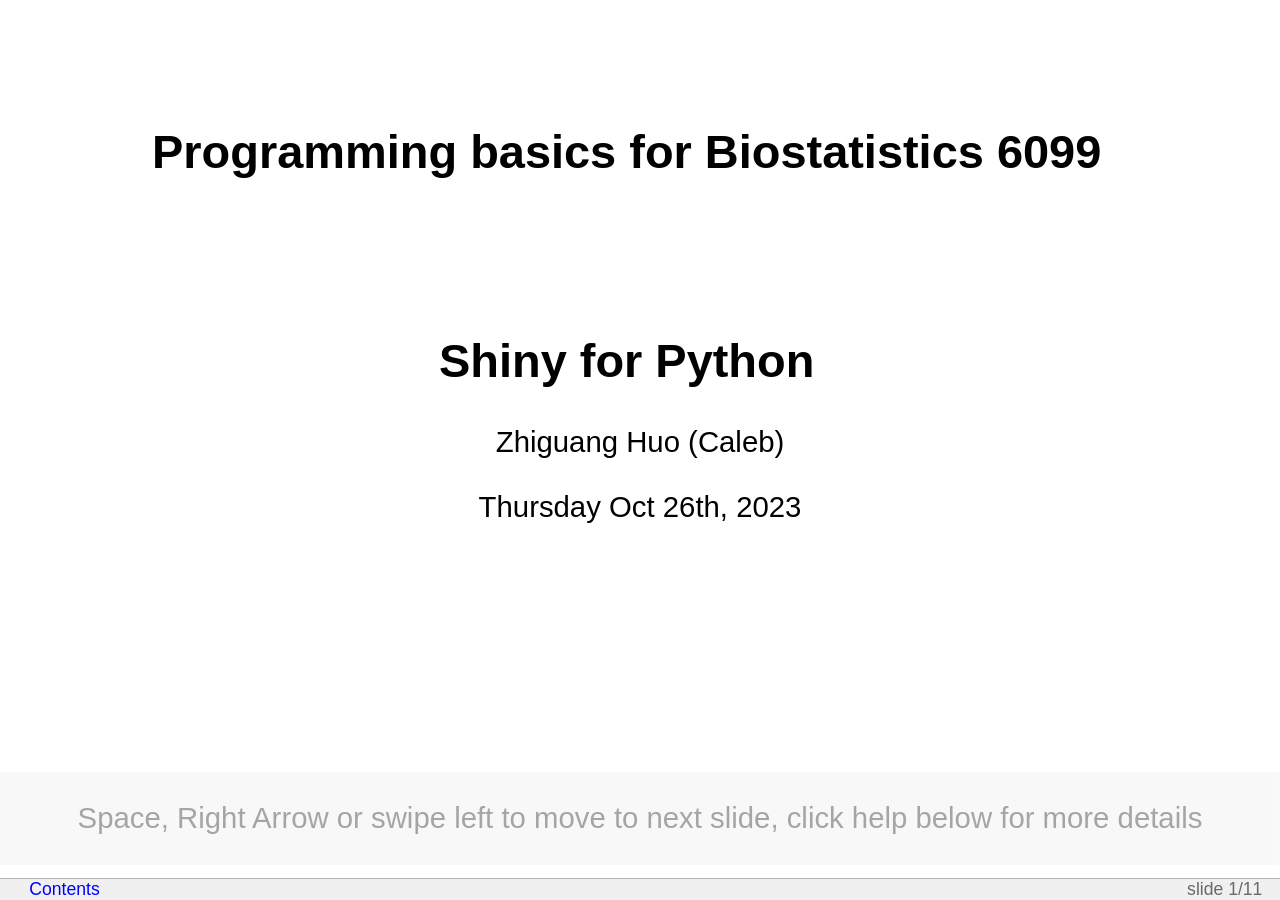
<file: pb-lectures/Week11_OOP/shiny_python.html>
<?xml version="1.0" encoding="utf-8" ?>
<!DOCTYPE html PUBLIC "-//W3C//DTD XHTML 1.0 Strict//EN" "http://www.w3.org/TR/xhtml1/DTD/xhtml1-strict.dtd">
<html xmlns="http://www.w3.org/1999/xhtml">
<head>
  <meta http-equiv="Content-Type" content="text/html; charset=utf-8" />
  <meta http-equiv="Content-Style-Type" content="text/css" />
  <meta name="generator" content="pandoc" />
  <meta name="author" content="Zhiguang Huo (Caleb)" />
  <title>Programming basics for Biostatistics 6099</title>
  <style type="text/css">
code{white-space: pre-wrap;}
span.smallcaps{font-variant: small-caps;}
span.underline{text-decoration: underline;}
div.column{display: inline-block; vertical-align: top; width: 50%;}
div.hanging-indent{margin-left: 1.5em; text-indent: -1.5em;}
ul.task-list{list-style: none;}
</style>
  <script>// Pandoc 2.9 adds attributes on both header and div. We remove the former (to
// be compatible with the behavior of Pandoc < 2.8).
document.addEventListener('DOMContentLoaded', function(e) {
  var hs = document.querySelectorAll("div.section[class*='level'] > :first-child");
  var i, h, a;
  for (i = 0; i < hs.length; i++) {
    h = hs[i];
    if (!/^h[1-6]$/i.test(h.tagName)) continue;  // it should be a header h1-h6
    a = h.attributes;
    while (a.length > 0) h.removeAttribute(a[0].name);
  }
});
</script>
  <style type="text/css">
body
{
margin: 0 0 0 0;
padding: 0 0 0 0;
width: 100%;
height: 100%;
color: black;
background-color: white;
font-family: "Gill Sans MT", "Gill Sans", GillSans, sans-serif;
font-size: 14pt;
}
div.toolbar {
position: fixed; z-index: 200;
top: auto; bottom: 0; left: 0; right: 0;
height: 1.2em; text-align: right;
padding-left: 1em;
padding-right: 1em; font-size: 60%;
color: DimGray;
background-color: rgb(240,240,240);
border-top: solid 1px rgb(180,180,180);
}
div.toolbar span.copyright {
color: DimGray;
margin-left: 0.5em;
}
div.initial_prompt {
position: absolute;
z-index: 1000;
bottom: 1.2em;
width: 100%;
background-color: rgb(200,200,200);
opacity: 0.35;
background-color: rgb(200,200,200, 0.35);
cursor: pointer;
}
div.initial_prompt p.help {
text-align: center;
}
div.initial_prompt p.close {
text-align: right;
font-style: italic;
}
div.slidy_toc {
position: absolute;
z-index: 300;
width: 60%;
max-width: 30em;
height: 30em;
overflow: auto;
top: auto;
right: auto;
left: 4em;
bottom: 4em;
padding: 1em;
background: rgb(240,240,240);
border-style: solid;
border-width: 2px;
font-size: 60%;
}
div.slidy_toc .toc_heading {
text-align: center;
width: 100%;
margin: 0;
margin-bottom: 1em;
border-bottom-style: solid;
border-bottom-color: rgb(180,180,180);
border-bottom-width: 1px;
}
div.slide {
z-index: 20;
margin: 0 0 0 0;
padding-top: 0;
padding-bottom: 0;
padding-left: 20px;
padding-right: 20px;
border-width: 0;
clear: both;
top: 0;
bottom: 0;
left: 0;
right: 0;
line-height: 120%;
background-color: transparent;
}
div.background {
display: none;
}
div.handout {
margin-left: 20px;
margin-right: 20px;
}
div.slide.titlepage {
text-align: center;
}
div.slide.titlepage h1 {
padding-top: 10%;
margin-right: 0;
}
div.slide h1 {
padding-left: 0;
padding-right: 20pt;
padding-top: 4pt;
padding-bottom: 4pt;
margin-top: 0;
margin-left: 0;
margin-right: 60pt;
margin-bottom: 0.5em;
display: block; font-size: 160%;
line-height: 1.2em;
background: transparent;
}
@media screen and (max-device-width: 1024px)
{
div.slide { font-size: 100%; }
}
@media screen and (max-device-width: 800px)
{
div.slide { font-size: 200%; }
div.slidy_toc {
top: 1em;
left: 1em;
right: auto;
width: 80%;
font-size: 180%;
}
}
div.toc-heading {
width: 100%;
border-bottom: solid 1px rgb(180,180,180);
margin-bottom: 1em;
text-align: center;
}
img {
image-rendering: optimize-quality;
}
pre {
font-size: 80%;
font-weight: bold;
line-height: 120%;
padding-top: 0.2em;
padding-bottom: 0.2em;
padding-left: 1em;
padding-right: 1em;
border-style: solid;
border-left-width: 1em;
border-top-width: thin;
border-right-width: thin;
border-bottom-width: thin;
border-color: #95ABD0;
color: #00428C;
background-color: #E4E5E7;
}
li pre { margin-left: 0; }
blockquote { font-style: italic }
img { background-color: transparent }
p.copyright { font-size: smaller }
.center { text-align: center }
.footnote { font-size: smaller; margin-left: 2em; }
a img { border-width: 0; border-style: none }
a:visited { color: navy }
a:link { color: navy }
a:hover { color: red; text-decoration: underline }
a:active { color: red; text-decoration: underline }
a {text-decoration: none}
.toolbar a:link {color: blue}
.toolbar a:visited {color: blue}
.toolbar a:active {color: red}
.toolbar a:hover {color: red}
ul { list-style-type: square; }
ul ul { list-style-type: disc; }
ul ul ul { list-style-type: circle; }
ul ul ul ul { list-style-type: disc; }
li { margin-left: 0.5em; margin-top: 0.5em; }
li li { font-size: 85%; font-style: italic }
li li li { font-size: 85%; font-style: normal }
div dt
{
margin-left: 0;
margin-top: 1em;
margin-bottom: 0.5em;
font-weight: bold;
}
div dd
{
margin-left: 2em;
margin-bottom: 0.5em;
}
p,pre,ul,ol,blockquote,h2,h3,h4,h5,h6,dl,table {
margin-left: 1em;
margin-right: 1em;
}
p.subhead { font-weight: bold; margin-top: 2em; }
.smaller { font-size: smaller }
.bigger { font-size: 130% }
td,th { padding: 0.2em }
ul {
margin: 0.5em 1.5em 0.5em 1.5em;
padding: 0;
}
ol {
margin: 0.5em 1.5em 0.5em 1.5em;
padding: 0;
}
ul { list-style-type: square; }
ul ul { list-style-type: disc; }
ul ul ul { list-style-type: circle; }
ul ul ul ul { list-style-type: disc; }
ul li { list-style: square;
margin: 0.1em 0em 0.6em 0;
padding: 0 0 0 0;
line-height: 140%;
}
ol li { margin: 0.1em 0em 0.6em 1.5em;
padding: 0 0 0 0px;
line-height: 140%;
list-style-type: decimal;
}
li ul li { font-size: 85%; font-style: italic;
list-style-type: disc;
background: transparent;
padding: 0 0 0 0;
}
li li ul li { font-size: 85%; font-style: normal;
list-style-type: circle;
background: transparent;
padding: 0 0 0 0;
}
li li li ul li {
list-style-type: disc;
background: transparent;
padding: 0 0 0 0;
}
li ol li {
list-style-type: decimal;
}
li li ol li {
list-style-type: decimal;
}

ol.outline li:hover { cursor: pointer }
ol.outline li.nofold:hover { cursor: default }
ul.outline li:hover { cursor: pointer }
ul.outline li.nofold:hover { cursor: default }
ol.outline { list-style:decimal; }
ol.outline ol { list-style-type:lower-alpha }
ol.outline li.nofold {
padding: 0 0 0 20px;
background: transparent url([data-uri]) no-repeat 0px 0.5em;
}
ol.outline li.unfolded {
padding: 0 0 0 20px;
background: transparent url([data-uri]) no-repeat 0px 0.5em;
}
ol.outline li.folded {
padding: 0 0 0 20px;
background: transparent url([data-uri]) no-repeat 0px 0.5em;
}
ol.outline li.unfolded:hover {
padding: 0 0 0 20px;
background: transparent url([data-uri]) no-repeat 0px 0.5em;
}
ol.outline li.folded:hover {
padding: 0 0 0 20px;
background: transparent url([data-uri]) no-repeat 0px 0.5em;
}
ul.outline li.nofold {
padding: 0 0 0 20px;
background: transparent url([data-uri]) no-repeat 0px 0.5em;
}
ul.outline li.unfolded {
padding: 0 0 0 20px;
background: transparent url([data-uri]) no-repeat 0px 0.5em;
}
ul.outline li.folded {
padding: 0 0 0 20px;
background: transparent url([data-uri]) no-repeat 0px 0.5em;
}
ul.outline li.unfolded:hover {
padding: 0 0 0 20px;
background: transparent url([data-uri]) no-repeat 0px 0.5em;
}
ul.outline li.folded:hover {
padding: 0 0 0 20px;
background: transparent url([data-uri]) no-repeat 0px 0.5em;
}

a.titleslide { font-weight: bold; font-style: italic }

img.hidden { display: none; visibility: hidden }
div.initial_prompt { display: none; visibility: hidden }
div.slide {
visibility: visible;
position: inherit;
}
div.handout {
border-top-style: solid;
border-top-width: thin;
border-top-color: black;
}
@media screen {
.hidden { display: none; visibility: visible }
div.slide.hidden { display: block; visibility: visible }
div.handout.hidden { display: block; visibility: visible }
div.background { display: none; visibility: hidden }
body.single_slide div.initial_prompt { display: block; visibility: visible }
body.single_slide div.background { display: block; visibility: visible }
body.single_slide div.background.hidden { display: none; visibility: hidden }
body.single_slide .invisible { visibility: hidden }
body.single_slide .hidden { display: none; visibility: hidden }
body.single_slide div.slide { position: absolute }
body.single_slide div.handout { display: none; visibility: hidden }
}
@media print {
.hidden { display: block; visibility: visible }
div.slide pre { font-size: 60%; padding-left: 0.5em; }
div.toolbar { display: none; visibility: hidden; }
div.slidy_toc { display: none; visibility: hidden; }
div.background { display: none; visibility: hidden; }
div.slide { page-break-before: always }

div.slide.first-slide { page-break-before: avoid }
}


.jslider table {
margin-left: 0em;
margin-right: 0em;
}

table.dataTable, .shiny-datatable-output div {
font-size: 14pt;
}

.dataTables_info, .dataTables_paginate {
font-size: 19px;
}

pre.sourceCode, code.sourceCode {
font-size: 80%;
}

label, button, input, select, textarea {
font-size: 14pt;
}

ul.nav, ul.nav li {
list-style-type: none;
}
</style>
  <script src="[data-uri]"></script>
  <script>(function() {
  if (!window.w3c_slidy) return;
  if (!window.Shiny) return;
  if (!window.$) return;
  // whenever a slide changes, tell shiny to recalculate what is displayed
  window.w3c_slidy.add_observer(function (slide_num) {
    // slide_num starts at position 1
    $(w3c_slidy.slides[slide_num - 1]).trigger("shown");
  });
})()
</script>
</head>
<body>
<div class="slide titlepage">
  <h1 class="title">Programming basics for Biostatistics 6099</h1>
  <h1 class="subtitle">Shiny for Python</h1>
  <p class="author">
Zhiguang Huo (Caleb)
  </p>
  <p class="date">Thursday Oct 26th, 2023</p>
</div>
<div id="outline" class="slide section level1">
<h1>Outline</h1>
<ul>
<li>A minimum examples</li>
<li>How to deploy the Python Shiny app</li>
<li>Basics on UI and Server</li>
<li>More on this topic next week…</li>
</ul>
</div>
<div id="python-shiny-application-gallery" class="slide section level1">
<h1>Python Shiny application gallery</h1>
<p><a href="https://shiny.posit.co/py/gallery/" class="uri">https://shiny.posit.co/py/gallery/</a></p>
</div>
<div id="a-minimum-examples" class="slide section level1">
<h1>A minimum examples</h1>
<p>reference: <a href="https://shiny.posit.co/py/docs/install.html" class="uri">https://shiny.posit.co/py/docs/install.html</a></p>
<ol style="list-style-type: decimal">
<li>Open Anaconda,
<ul>
<li>create/select an environment
<ul>
<li>recommend a new environment</li>
</ul></li>
<li>create a folder and go into the folder</li>
</ul></li>
<li>In Python terminal, install the required packages</li>
</ol>
<pre><code>pip install --upgrade pip wheel
pip install shiny
pip install --upgrade shiny htmltools</code></pre>
<ol start="3" style="list-style-type: decimal">
<li>In Python terminal, create a Python Shiny using the default</li>
</ol>
<pre><code>cd your_working_directory ## go to your working directory
shiny create . ## This will create a basic Shiny application in the current directory, in a file named app.py.
shiny run --reload</code></pre>
<ol start="4" style="list-style-type: decimal">
<li>If the web application doesn’t show up, copy the URL into your
browser (e.g., <a href="http://127.0.0.1:8000/" class="uri">http://127.0.0.1:8000/</a>)</li>
</ol>
</div>
<div id="deploy-on-shinyapps.io" class="slide section level1">
<h1>Deploy on shinyapps.io</h1>
<p>follow the instruction on <a href="https://www.shinyapps.io/admin/#/dashboard" class="uri">https://www.shinyapps.io/admin/#/dashboard</a></p>
<ol style="list-style-type: decimal">
<li>INSTALL RSCONNECT-PYTHON</li>
</ol>
<pre><code>pip install rsconnect-python</code></pre>
<ol start="2" style="list-style-type: decimal">
<li>AUTHORIZE ACCOUNT</li>
</ol>
<ul>
<li>replace biostatisticscomputing with your account</li>
<li>replace token with your token</li>
<li>replace <SECRET> with your secret</li>
</ul>
<pre><code>rsconnect add \
      --account biostatisticscomputing \
      --name biostatisticscomputing \
      --token 9C753A57C8E5CE5E00F92F109C0B172B \
      --secret &lt;SECRET&gt;</code></pre>
<ol start="3" style="list-style-type: decimal">
<li>DEPLOY</li>
</ol>
<pre><code>rsconnect deploy shiny path/to/your/app --name biostatisticscomputing --title your-app-name</code></pre>
</div>
<div id="a-minimum-example" class="slide section level1">
<h1>A minimum example</h1>
<pre><code>from shiny import App, ui

# Part 1: ui ----
app_ui = ui.page_fluid(
    &quot;Hello, world!&quot;,
)

# Part 2: server ----
def server(input, output, session):
    ...

# Combine into a shiny app.
# Note that the variable must be &quot;app&quot;.
app = App(app_ui, server)
</code></pre>
</div>
<div id="adding-ui-inputs-and-outputs" class="slide section level1">
<h1>Adding UI inputs and outputs</h1>
<pre><code>from shiny import App, ui

app_ui = ui.page_fluid(
    ui.input_slider(&quot;n&quot;, &quot;Choose a number n:&quot;, 0, 100, 40),
    ui.output_text_verbatim(&quot;txt&quot;)
)

def server(input, output, session):
    pass

app = App(app_ui, server)</code></pre>
</div>
<div id="adding-server-logic" class="slide section level1">
<h1>Adding server logic</h1>
<ul>
<li>define a function named txt, whose output shows up in the UI’s
output_text_verbatim(“txt”).</li>
<li>decorate it with <span class="citation">@render.text</span>, to say
the result is text (and not, e.g., an image).</li>
<li>decorate it with <span class="citation">@output</span>, to say the
result should be displayed on the web page.</li>
</ul>
<pre><code>from shiny import ui, render, App

app_ui = ui.page_fluid(
    ui.input_slider(&quot;n&quot;, &quot;N&quot;, 0, 100, 40),
    ui.output_text_verbatim(&quot;txt&quot;),
)

def server(input, output, session):
    @output
    @render.text
    def txt():
        return f&quot;n*2 is {input.n() * 2}&quot;

# This is a shiny.App object. It must be named `app`.
app = App(app_ui, server)</code></pre>
</div>
<div id="reactive-flow" class="slide section level1">
<h1>Reactive flow</h1>
<p><img src="[data-uri]" style="width:100.0%" /></p>
</div>
<div id="more-on-this-topic-next-week" class="slide section level1">
<h1>More on this topic next week</h1>
<p>Will follow close to this tutorial:</p>
<ul>
<li><a href="https://shiny.posit.co/py/docs/overview.html" class="uri">https://shiny.posit.co/py/docs/overview.html</a></li>
</ul>
</div>
<div id="references" class="slide section level1">
<h1>References:</h1>
<ul>
<li><a href="https://shiny.posit.co/py/docs/overview.html" class="uri">https://shiny.posit.co/py/docs/overview.html</a></li>
<li><a href="https://shiny.posit.co/py/docs/install.html" class="uri">https://shiny.posit.co/py/docs/install.html</a></li>
</ul>
</div>

  <!-- dynamically load mathjax for compatibility with self-contained -->
  <script>
    (function () {
      var script = document.createElement("script");
      script.type = "text/javascript";
      script.src  = "https://mathjax.rstudio.com/latest/MathJax.js?config=TeX-AMS-MML_HTMLorMML";
      document.getElementsByTagName("head")[0].appendChild(script);
    })();
  </script>

</body>
</html>
</file>
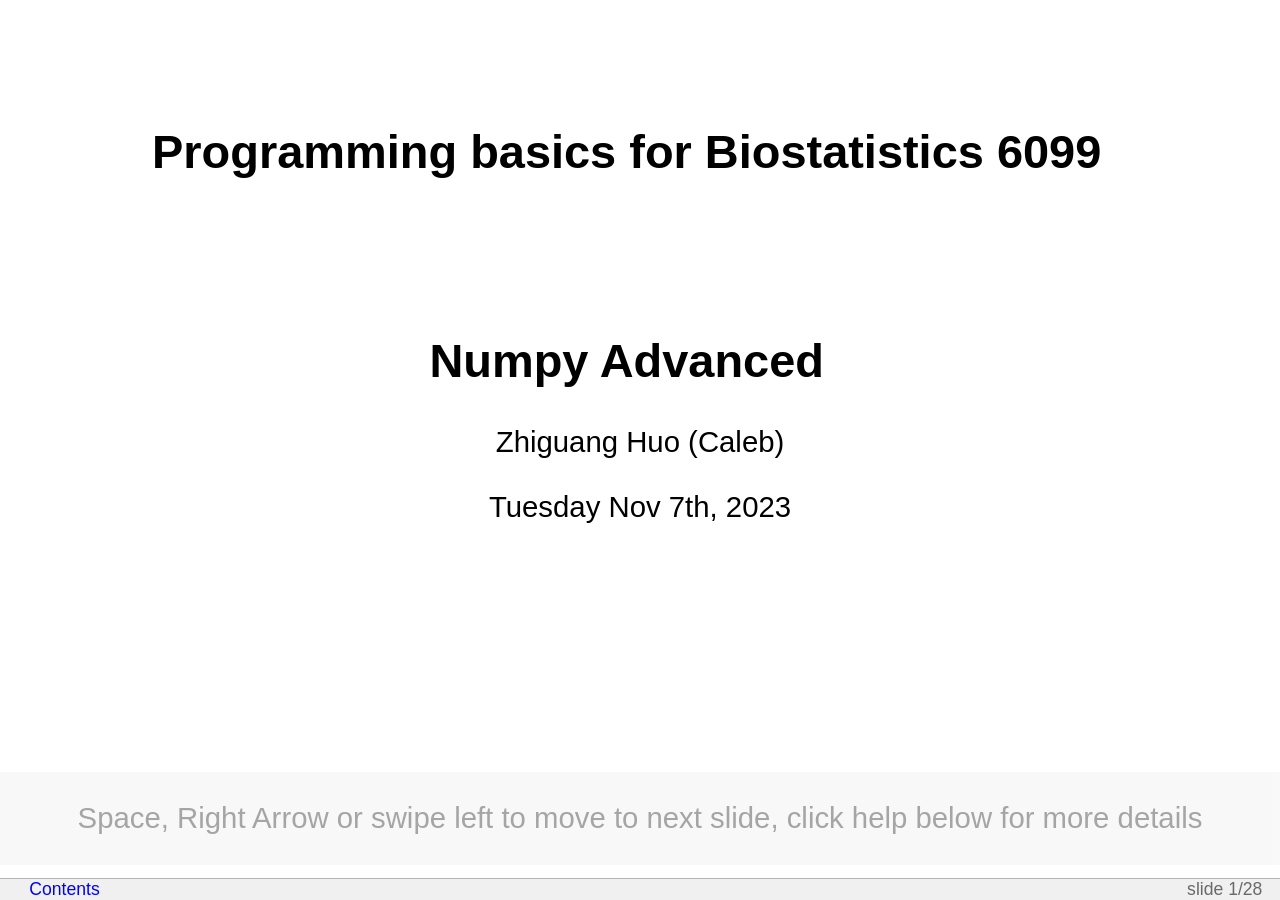
<file: pb-lectures/Week12_Numpy/Numpy_advanced.html>
<?xml version="1.0" encoding="utf-8" ?>
<!DOCTYPE html PUBLIC "-//W3C//DTD XHTML 1.0 Strict//EN" "http://www.w3.org/TR/xhtml1/DTD/xhtml1-strict.dtd">
<html xmlns="http://www.w3.org/1999/xhtml">
<head>
  <meta http-equiv="Content-Type" content="text/html; charset=utf-8" />
  <meta http-equiv="Content-Style-Type" content="text/css" />
  <meta name="generator" content="pandoc" />
  <meta name="author" content="Zhiguang Huo (Caleb)" />
  <title>Programming basics for Biostatistics 6099</title>
  <style type="text/css">
code{white-space: pre-wrap;}
span.smallcaps{font-variant: small-caps;}
span.underline{text-decoration: underline;}
div.column{display: inline-block; vertical-align: top; width: 50%;}
div.hanging-indent{margin-left: 1.5em; text-indent: -1.5em;}
ul.task-list{list-style: none;}
pre > code.sourceCode { white-space: pre; position: relative; }
pre > code.sourceCode > span { display: inline-block; line-height: 1.25; }
pre > code.sourceCode > span:empty { height: 1.2em; }
.sourceCode { overflow: visible; }
code.sourceCode > span { color: inherit; text-decoration: inherit; }
div.sourceCode { margin: 1em 0; }
pre.sourceCode { margin: 0; }
@media screen {
div.sourceCode { overflow: auto; }
}
@media print {
pre > code.sourceCode { white-space: pre-wrap; }
pre > code.sourceCode > span { text-indent: -5em; padding-left: 5em; }
}
pre.numberSource code
{ counter-reset: source-line 0; }
pre.numberSource code > span
{ position: relative; left: -4em; counter-increment: source-line; }
pre.numberSource code > span > a:first-child::before
{ content: counter(source-line);
position: relative; left: -1em; text-align: right; vertical-align: baseline;
border: none; display: inline-block;
-webkit-touch-callout: none; -webkit-user-select: none;
-khtml-user-select: none; -moz-user-select: none;
-ms-user-select: none; user-select: none;
padding: 0 4px; width: 4em;
color: #aaaaaa;
}
pre.numberSource { margin-left: 3em; border-left: 1px solid #aaaaaa; padding-left: 4px; }
div.sourceCode
{ }
@media screen {
pre > code.sourceCode > span > a:first-child::before { text-decoration: underline; }
}
code span.al { color: #ff0000; font-weight: bold; } 
code span.an { color: #60a0b0; font-weight: bold; font-style: italic; } 
code span.at { color: #7d9029; } 
code span.bn { color: #40a070; } 
code span.bu { color: #008000; } 
code span.cf { color: #007020; font-weight: bold; } 
code span.ch { color: #4070a0; } 
code span.cn { color: #880000; } 
code span.co { color: #60a0b0; font-style: italic; } 
code span.cv { color: #60a0b0; font-weight: bold; font-style: italic; } 
code span.do { color: #ba2121; font-style: italic; } 
code span.dt { color: #902000; } 
code span.dv { color: #40a070; } 
code span.er { color: #ff0000; font-weight: bold; } 
code span.ex { } 
code span.fl { color: #40a070; } 
code span.fu { color: #06287e; } 
code span.im { color: #008000; font-weight: bold; } 
code span.in { color: #60a0b0; font-weight: bold; font-style: italic; } 
code span.kw { color: #007020; font-weight: bold; } 
code span.op { color: #666666; } 
code span.ot { color: #007020; } 
code span.pp { color: #bc7a00; } 
code span.sc { color: #4070a0; } 
code span.ss { color: #bb6688; } 
code span.st { color: #4070a0; } 
code span.va { color: #19177c; } 
code span.vs { color: #4070a0; } 
code span.wa { color: #60a0b0; font-weight: bold; font-style: italic; } 
</style>
  <style type="text/css">
pre > code.sourceCode { white-space: pre; position: relative; }
pre > code.sourceCode > span { display: inline-block; line-height: 1.25; }
pre > code.sourceCode > span:empty { height: 1.2em; }
.sourceCode { overflow: visible; }
code.sourceCode > span { color: inherit; text-decoration: inherit; }
div.sourceCode { margin: 1em 0; }
pre.sourceCode { margin: 0; }
@media screen {
div.sourceCode { overflow: auto; }
}
@media print {
pre > code.sourceCode { white-space: pre-wrap; }
pre > code.sourceCode > span { text-indent: -5em; padding-left: 5em; }
}
pre.numberSource code
{ counter-reset: source-line 0; }
pre.numberSource code > span
{ position: relative; left: -4em; counter-increment: source-line; }
pre.numberSource code > span > a:first-child::before
{ content: counter(source-line);
position: relative; left: -1em; text-align: right; vertical-align: baseline;
border: none; display: inline-block;
-webkit-touch-callout: none; -webkit-user-select: none;
-khtml-user-select: none; -moz-user-select: none;
-ms-user-select: none; user-select: none;
padding: 0 4px; width: 4em;
color: #aaaaaa;
}
pre.numberSource { margin-left: 3em; border-left: 1px solid #aaaaaa; padding-left: 4px; }
div.sourceCode
{ }
@media screen {
pre > code.sourceCode > span > a:first-child::before { text-decoration: underline; }
}
code span.al { color: #ff0000; font-weight: bold; } 
code span.an { color: #60a0b0; font-weight: bold; font-style: italic; } 
code span.at { color: #7d9029; } 
code span.bn { color: #40a070; } 
code span.bu { color: #008000; } 
code span.cf { color: #007020; font-weight: bold; } 
code span.ch { color: #4070a0; } 
code span.cn { color: #880000; } 
code span.co { color: #60a0b0; font-style: italic; } 
code span.cv { color: #60a0b0; font-weight: bold; font-style: italic; } 
code span.do { color: #ba2121; font-style: italic; } 
code span.dt { color: #902000; } 
code span.dv { color: #40a070; } 
code span.er { color: #ff0000; font-weight: bold; } 
code span.ex { } 
code span.fl { color: #40a070; } 
code span.fu { color: #06287e; } 
code span.im { color: #008000; font-weight: bold; } 
code span.in { color: #60a0b0; font-weight: bold; font-style: italic; } 
code span.kw { color: #007020; font-weight: bold; } 
code span.op { color: #666666; } 
code span.ot { color: #007020; } 
code span.pp { color: #bc7a00; } 
code span.sc { color: #4070a0; } 
code span.ss { color: #bb6688; } 
code span.st { color: #4070a0; } 
code span.va { color: #19177c; } 
code span.vs { color: #4070a0; } 
code span.wa { color: #60a0b0; font-weight: bold; font-style: italic; } 
</style>
  <script>// Pandoc 2.9 adds attributes on both header and div. We remove the former (to
// be compatible with the behavior of Pandoc < 2.8).
document.addEventListener('DOMContentLoaded', function(e) {
  var hs = document.querySelectorAll("div.section[class*='level'] > :first-child");
  var i, h, a;
  for (i = 0; i < hs.length; i++) {
    h = hs[i];
    if (!/^h[1-6]$/i.test(h.tagName)) continue;  // it should be a header h1-h6
    a = h.attributes;
    while (a.length > 0) h.removeAttribute(a[0].name);
  }
});
</script>
  <style type="text/css">
body
{
margin: 0 0 0 0;
padding: 0 0 0 0;
width: 100%;
height: 100%;
color: black;
background-color: white;
font-family: "Gill Sans MT", "Gill Sans", GillSans, sans-serif;
font-size: 14pt;
}
div.toolbar {
position: fixed; z-index: 200;
top: auto; bottom: 0; left: 0; right: 0;
height: 1.2em; text-align: right;
padding-left: 1em;
padding-right: 1em; font-size: 60%;
color: DimGray;
background-color: rgb(240,240,240);
border-top: solid 1px rgb(180,180,180);
}
div.toolbar span.copyright {
color: DimGray;
margin-left: 0.5em;
}
div.initial_prompt {
position: absolute;
z-index: 1000;
bottom: 1.2em;
width: 100%;
background-color: rgb(200,200,200);
opacity: 0.35;
background-color: rgb(200,200,200, 0.35);
cursor: pointer;
}
div.initial_prompt p.help {
text-align: center;
}
div.initial_prompt p.close {
text-align: right;
font-style: italic;
}
div.slidy_toc {
position: absolute;
z-index: 300;
width: 60%;
max-width: 30em;
height: 30em;
overflow: auto;
top: auto;
right: auto;
left: 4em;
bottom: 4em;
padding: 1em;
background: rgb(240,240,240);
border-style: solid;
border-width: 2px;
font-size: 60%;
}
div.slidy_toc .toc_heading {
text-align: center;
width: 100%;
margin: 0;
margin-bottom: 1em;
border-bottom-style: solid;
border-bottom-color: rgb(180,180,180);
border-bottom-width: 1px;
}
div.slide {
z-index: 20;
margin: 0 0 0 0;
padding-top: 0;
padding-bottom: 0;
padding-left: 20px;
padding-right: 20px;
border-width: 0;
clear: both;
top: 0;
bottom: 0;
left: 0;
right: 0;
line-height: 120%;
background-color: transparent;
}
div.background {
display: none;
}
div.handout {
margin-left: 20px;
margin-right: 20px;
}
div.slide.titlepage {
text-align: center;
}
div.slide.titlepage h1 {
padding-top: 10%;
margin-right: 0;
}
div.slide h1 {
padding-left: 0;
padding-right: 20pt;
padding-top: 4pt;
padding-bottom: 4pt;
margin-top: 0;
margin-left: 0;
margin-right: 60pt;
margin-bottom: 0.5em;
display: block; font-size: 160%;
line-height: 1.2em;
background: transparent;
}
@media screen and (max-device-width: 1024px)
{
div.slide { font-size: 100%; }
}
@media screen and (max-device-width: 800px)
{
div.slide { font-size: 200%; }
div.slidy_toc {
top: 1em;
left: 1em;
right: auto;
width: 80%;
font-size: 180%;
}
}
div.toc-heading {
width: 100%;
border-bottom: solid 1px rgb(180,180,180);
margin-bottom: 1em;
text-align: center;
}
img {
image-rendering: optimize-quality;
}
pre {
font-size: 80%;
font-weight: bold;
line-height: 120%;
padding-top: 0.2em;
padding-bottom: 0.2em;
padding-left: 1em;
padding-right: 1em;
border-style: solid;
border-left-width: 1em;
border-top-width: thin;
border-right-width: thin;
border-bottom-width: thin;
border-color: #95ABD0;
color: #00428C;
background-color: #E4E5E7;
}
li pre { margin-left: 0; }
blockquote { font-style: italic }
img { background-color: transparent }
p.copyright { font-size: smaller }
.center { text-align: center }
.footnote { font-size: smaller; margin-left: 2em; }
a img { border-width: 0; border-style: none }
a:visited { color: navy }
a:link { color: navy }
a:hover { color: red; text-decoration: underline }
a:active { color: red; text-decoration: underline }
a {text-decoration: none}
.toolbar a:link {color: blue}
.toolbar a:visited {color: blue}
.toolbar a:active {color: red}
.toolbar a:hover {color: red}
ul { list-style-type: square; }
ul ul { list-style-type: disc; }
ul ul ul { list-style-type: circle; }
ul ul ul ul { list-style-type: disc; }
li { margin-left: 0.5em; margin-top: 0.5em; }
li li { font-size: 85%; font-style: italic }
li li li { font-size: 85%; font-style: normal }
div dt
{
margin-left: 0;
margin-top: 1em;
margin-bottom: 0.5em;
font-weight: bold;
}
div dd
{
margin-left: 2em;
margin-bottom: 0.5em;
}
p,pre,ul,ol,blockquote,h2,h3,h4,h5,h6,dl,table {
margin-left: 1em;
margin-right: 1em;
}
p.subhead { font-weight: bold; margin-top: 2em; }
.smaller { font-size: smaller }
.bigger { font-size: 130% }
td,th { padding: 0.2em }
ul {
margin: 0.5em 1.5em 0.5em 1.5em;
padding: 0;
}
ol {
margin: 0.5em 1.5em 0.5em 1.5em;
padding: 0;
}
ul { list-style-type: square; }
ul ul { list-style-type: disc; }
ul ul ul { list-style-type: circle; }
ul ul ul ul { list-style-type: disc; }
ul li { list-style: square;
margin: 0.1em 0em 0.6em 0;
padding: 0 0 0 0;
line-height: 140%;
}
ol li { margin: 0.1em 0em 0.6em 1.5em;
padding: 0 0 0 0px;
line-height: 140%;
list-style-type: decimal;
}
li ul li { font-size: 85%; font-style: italic;
list-style-type: disc;
background: transparent;
padding: 0 0 0 0;
}
li li ul li { font-size: 85%; font-style: normal;
list-style-type: circle;
background: transparent;
padding: 0 0 0 0;
}
li li li ul li {
list-style-type: disc;
background: transparent;
padding: 0 0 0 0;
}
li ol li {
list-style-type: decimal;
}
li li ol li {
list-style-type: decimal;
}

ol.outline li:hover { cursor: pointer }
ol.outline li.nofold:hover { cursor: default }
ul.outline li:hover { cursor: pointer }
ul.outline li.nofold:hover { cursor: default }
ol.outline { list-style:decimal; }
ol.outline ol { list-style-type:lower-alpha }
ol.outline li.nofold {
padding: 0 0 0 20px;
background: transparent url([data-uri]) no-repeat 0px 0.5em;
}
ol.outline li.unfolded {
padding: 0 0 0 20px;
background: transparent url([data-uri]) no-repeat 0px 0.5em;
}
ol.outline li.folded {
padding: 0 0 0 20px;
background: transparent url([data-uri]) no-repeat 0px 0.5em;
}
ol.outline li.unfolded:hover {
padding: 0 0 0 20px;
background: transparent url([data-uri]) no-repeat 0px 0.5em;
}
ol.outline li.folded:hover {
padding: 0 0 0 20px;
background: transparent url([data-uri]) no-repeat 0px 0.5em;
}
ul.outline li.nofold {
padding: 0 0 0 20px;
background: transparent url([data-uri]) no-repeat 0px 0.5em;
}
ul.outline li.unfolded {
padding: 0 0 0 20px;
background: transparent url([data-uri]) no-repeat 0px 0.5em;
}
ul.outline li.folded {
padding: 0 0 0 20px;
background: transparent url([data-uri]) no-repeat 0px 0.5em;
}
ul.outline li.unfolded:hover {
padding: 0 0 0 20px;
background: transparent url([data-uri]) no-repeat 0px 0.5em;
}
ul.outline li.folded:hover {
padding: 0 0 0 20px;
background: transparent url([data-uri]) no-repeat 0px 0.5em;
}

a.titleslide { font-weight: bold; font-style: italic }

img.hidden { display: none; visibility: hidden }
div.initial_prompt { display: none; visibility: hidden }
div.slide {
visibility: visible;
position: inherit;
}
div.handout {
border-top-style: solid;
border-top-width: thin;
border-top-color: black;
}
@media screen {
.hidden { display: none; visibility: visible }
div.slide.hidden { display: block; visibility: visible }
div.handout.hidden { display: block; visibility: visible }
div.background { display: none; visibility: hidden }
body.single_slide div.initial_prompt { display: block; visibility: visible }
body.single_slide div.background { display: block; visibility: visible }
body.single_slide div.background.hidden { display: none; visibility: hidden }
body.single_slide .invisible { visibility: hidden }
body.single_slide .hidden { display: none; visibility: hidden }
body.single_slide div.slide { position: absolute }
body.single_slide div.handout { display: none; visibility: hidden }
}
@media print {
.hidden { display: block; visibility: visible }
div.slide pre { font-size: 60%; padding-left: 0.5em; }
div.toolbar { display: none; visibility: hidden; }
div.slidy_toc { display: none; visibility: hidden; }
div.background { display: none; visibility: hidden; }
div.slide { page-break-before: always }

div.slide.first-slide { page-break-before: avoid }
}


.jslider table {
margin-left: 0em;
margin-right: 0em;
}

table.dataTable, .shiny-datatable-output div {
font-size: 14pt;
}

.dataTables_info, .dataTables_paginate {
font-size: 19px;
}

pre.sourceCode, code.sourceCode {
font-size: 80%;
}

label, button, input, select, textarea {
font-size: 14pt;
}

ul.nav, ul.nav li {
list-style-type: none;
}
</style>
  <script src="[data-uri]"></script>
  <script>(function() {
  if (!window.w3c_slidy) return;
  if (!window.Shiny) return;
  if (!window.$) return;
  // whenever a slide changes, tell shiny to recalculate what is displayed
  window.w3c_slidy.add_observer(function (slide_num) {
    // slide_num starts at position 1
    $(w3c_slidy.slides[slide_num - 1]).trigger("shown");
  });
})()
</script>
</head>
<body>
<div class="slide titlepage">
  <h1 class="title">Programming basics for Biostatistics 6099</h1>
  <h1 class="subtitle">Numpy Advanced</h1>
  <p class="author">
Zhiguang Huo (Caleb)
  </p>
  <p class="date">Tuesday Nov 7th, 2023</p>
</div>
<div id="outlines" class="slide section level1">
<h1>Outlines</h1>
<ul>
<li>reshape and flatten</li>
<li>concatenating and splitting</li>
<li>repeat and tile</li>
<li>take and put</li>
<li>broadcasting</li>
<li>aggregation</li>
<li>file save and load</li>
</ul>
</div>
<div id="reshape-and-flatten" class="slide section level1">
<h1>reshape and flatten</h1>
<div class="sourceCode" id="cb1"><pre class="sourceCode python"><code class="sourceCode python"><span id="cb1-1"><a href="#cb1-1" tabindex="-1"></a><span class="im">import</span> numpy <span class="im">as</span> np</span>
<span id="cb1-2"><a href="#cb1-2" tabindex="-1"></a></span>
<span id="cb1-3"><a href="#cb1-3" tabindex="-1"></a>x <span class="op">=</span> np.zeros(<span class="dv">8</span>).reshape(<span class="dv">2</span>,<span class="dv">4</span>)</span>
<span id="cb1-4"><a href="#cb1-4" tabindex="-1"></a>x</span></code></pre></div>
<pre><code>## array([[0., 0., 0., 0.],
##        [0., 0., 0., 0.]])</code></pre>
<div class="sourceCode" id="cb3"><pre class="sourceCode python"><code class="sourceCode python"><span id="cb3-1"><a href="#cb3-1" tabindex="-1"></a>x.reshape(<span class="dv">4</span>,<span class="op">-</span><span class="dv">1</span>)</span></code></pre></div>
<pre><code>## array([[0., 0.],
##        [0., 0.],
##        [0., 0.],
##        [0., 0.]])</code></pre>
<div class="sourceCode" id="cb5"><pre class="sourceCode python"><code class="sourceCode python"><span id="cb5-1"><a href="#cb5-1" tabindex="-1"></a>x.flatten() </span></code></pre></div>
<pre><code>## array([0., 0., 0., 0., 0., 0., 0., 0.])</code></pre>
<div class="sourceCode" id="cb7"><pre class="sourceCode python"><code class="sourceCode python"><span id="cb7-1"><a href="#cb7-1" tabindex="-1"></a>x.ravel()</span></code></pre></div>
<pre><code>## array([0., 0., 0., 0., 0., 0., 0., 0.])</code></pre>
</div>
<div id="concatenating" class="slide section level1">
<h1>Concatenating</h1>
<ul>
<li>concatenate(): combine two np.array together</li>
</ul>
<div class="sourceCode" id="cb9"><pre class="sourceCode python"><code class="sourceCode python"><span id="cb9-1"><a href="#cb9-1" tabindex="-1"></a>x <span class="op">=</span> np.zeros(<span class="dv">6</span>).reshape(<span class="dv">2</span>,<span class="dv">3</span>)<span class="op">;</span> x</span></code></pre></div>
<pre><code>## array([[0., 0., 0.],
##        [0., 0., 0.]])</code></pre>
<div class="sourceCode" id="cb11"><pre class="sourceCode python"><code class="sourceCode python"><span id="cb11-1"><a href="#cb11-1" tabindex="-1"></a>y <span class="op">=</span> np.ones(<span class="dv">6</span>).reshape(<span class="dv">2</span>,<span class="dv">3</span>)<span class="op">;</span> y</span></code></pre></div>
<pre><code>## array([[1., 1., 1.],
##        [1., 1., 1.]])</code></pre>
<div class="sourceCode" id="cb13"><pre class="sourceCode python"><code class="sourceCode python"><span id="cb13-1"><a href="#cb13-1" tabindex="-1"></a>np.concatenate([x,y],axis<span class="op">=</span><span class="dv">0</span>) <span class="co">## axis=0 is default</span></span></code></pre></div>
<pre><code>## array([[0., 0., 0.],
##        [0., 0., 0.],
##        [1., 1., 1.],
##        [1., 1., 1.]])</code></pre>
</div>
<div class="slide section level1">

<p><img src="[data-uri]" style="width:70.0%" /></p>
<div class="sourceCode" id="cb15"><pre class="sourceCode python"><code class="sourceCode python"><span id="cb15-1"><a href="#cb15-1" tabindex="-1"></a>np.concatenate([x,y],axis<span class="op">=</span><span class="dv">1</span>)</span></code></pre></div>
<pre><code>## array([[0., 0., 0., 1., 1., 1.],
##        [0., 0., 0., 1., 1., 1.]])</code></pre>
</div>
<div id="concatenating-1" class="slide section level1">
<h1>Concatenating</h1>
<ul>
<li>vstack and hstack</li>
</ul>
<div class="sourceCode" id="cb17"><pre class="sourceCode python"><code class="sourceCode python"><span id="cb17-1"><a href="#cb17-1" tabindex="-1"></a>np.vstack([x,y]) </span></code></pre></div>
<pre><code>## array([[0., 0., 0.],
##        [0., 0., 0.],
##        [1., 1., 1.],
##        [1., 1., 1.]])</code></pre>
<div class="sourceCode" id="cb19"><pre class="sourceCode python"><code class="sourceCode python"><span id="cb19-1"><a href="#cb19-1" tabindex="-1"></a>np.hstack([x,y]) </span></code></pre></div>
<pre><code>## array([[0., 0., 0., 1., 1., 1.],
##        [0., 0., 0., 1., 1., 1.]])</code></pre>
</div>
<div id="concatenating-2" class="slide section level1">
<h1>Concatenating</h1>
<ul>
<li>c_ and r_: [] instead of ()</li>
</ul>
<div class="sourceCode" id="cb21"><pre class="sourceCode python"><code class="sourceCode python"><span id="cb21-1"><a href="#cb21-1" tabindex="-1"></a>np.c_[x,y]</span></code></pre></div>
<pre><code>## array([[0., 0., 0., 1., 1., 1.],
##        [0., 0., 0., 1., 1., 1.]])</code></pre>
<div class="sourceCode" id="cb23"><pre class="sourceCode python"><code class="sourceCode python"><span id="cb23-1"><a href="#cb23-1" tabindex="-1"></a>np.r_[x,y]</span></code></pre></div>
<pre><code>## array([[0., 0., 0.],
##        [0., 0., 0.],
##        [1., 1., 1.],
##        [1., 1., 1.]])</code></pre>
</div>
<div id="splitting" class="slide section level1">
<h1>Splitting</h1>
<div class="sourceCode" id="cb25"><pre class="sourceCode python"><code class="sourceCode python"><span id="cb25-1"><a href="#cb25-1" tabindex="-1"></a>rng <span class="op">=</span> np.random.default_rng(<span class="dv">32608</span>)</span>
<span id="cb25-2"><a href="#cb25-2" tabindex="-1"></a>data <span class="op">=</span> rng.standard_normal((<span class="dv">5</span>,<span class="dv">2</span>))</span>
<span id="cb25-3"><a href="#cb25-3" tabindex="-1"></a>np.split(data, [<span class="dv">2</span>]) <span class="co">## default: axis = 0</span></span></code></pre></div>
<pre><code>## [array([[ 0.21984492, -1.28342596],
##        [ 1.31520866,  0.85478637]]), array([[-1.12501008, -2.36333542],
##        [ 1.72194583, -1.29984418],
##        [ 0.82499496,  0.55837717]])]</code></pre>
<div class="sourceCode" id="cb27"><pre class="sourceCode python"><code class="sourceCode python"><span id="cb27-1"><a href="#cb27-1" tabindex="-1"></a>x, y <span class="op">=</span> np.split(data, [<span class="dv">2</span>])</span>
<span id="cb27-2"><a href="#cb27-2" tabindex="-1"></a>x</span></code></pre></div>
<pre><code>## array([[ 0.21984492, -1.28342596],
##        [ 1.31520866,  0.85478637]])</code></pre>
<div class="sourceCode" id="cb29"><pre class="sourceCode python"><code class="sourceCode python"><span id="cb29-1"><a href="#cb29-1" tabindex="-1"></a>y</span></code></pre></div>
<pre><code>## array([[-1.12501008, -2.36333542],
##        [ 1.72194583, -1.29984418],
##        [ 0.82499496,  0.55837717]])</code></pre>
</div>
<div id="splitting-1" class="slide section level1">
<h1>Splitting</h1>
<div class="sourceCode" id="cb31"><pre class="sourceCode python"><code class="sourceCode python"><span id="cb31-1"><a href="#cb31-1" tabindex="-1"></a>x, y, z <span class="op">=</span> np.split(data, [<span class="dv">1</span>,<span class="dv">3</span>])</span>
<span id="cb31-2"><a href="#cb31-2" tabindex="-1"></a>x<span class="op">;</span>y<span class="op">;</span>z</span></code></pre></div>
<pre><code>## array([[ 0.21984492, -1.28342596]])
## array([[ 1.31520866,  0.85478637],
##        [-1.12501008, -2.36333542]])
## array([[ 1.72194583, -1.29984418],
##        [ 0.82499496,  0.55837717]])</code></pre>
<div class="sourceCode" id="cb33"><pre class="sourceCode python"><code class="sourceCode python"><span id="cb33-1"><a href="#cb33-1" tabindex="-1"></a>a, b <span class="op">=</span> np.split(data, [<span class="dv">1</span>],axis<span class="op">=</span><span class="dv">1</span>)</span>
<span id="cb33-2"><a href="#cb33-2" tabindex="-1"></a>a<span class="op">;</span>b </span></code></pre></div>
<pre><code>## array([[ 0.21984492],
##        [ 1.31520866],
##        [-1.12501008],
##        [ 1.72194583],
##        [ 0.82499496]])
## array([[-1.28342596],
##        [ 0.85478637],
##        [-2.36333542],
##        [-1.29984418],
##        [ 0.55837717]])</code></pre>
</div>
<div id="splitting-2" class="slide section level1">
<h1>Splitting</h1>
<div class="sourceCode" id="cb35"><pre class="sourceCode python"><code class="sourceCode python"><span id="cb35-1"><a href="#cb35-1" tabindex="-1"></a>x, y, z <span class="op">=</span> np.vsplit(data, [<span class="dv">1</span>,<span class="dv">3</span>])</span>
<span id="cb35-2"><a href="#cb35-2" tabindex="-1"></a>x<span class="op">;</span>y<span class="op">;</span>z</span></code></pre></div>
<pre><code>## array([[ 0.21984492, -1.28342596]])
## array([[ 1.31520866,  0.85478637],
##        [-1.12501008, -2.36333542]])
## array([[ 1.72194583, -1.29984418],
##        [ 0.82499496,  0.55837717]])</code></pre>
<div class="sourceCode" id="cb37"><pre class="sourceCode python"><code class="sourceCode python"><span id="cb37-1"><a href="#cb37-1" tabindex="-1"></a>a, b <span class="op">=</span> np.hsplit(data, [<span class="dv">1</span>])</span>
<span id="cb37-2"><a href="#cb37-2" tabindex="-1"></a>a<span class="op">;</span>b </span></code></pre></div>
<pre><code>## array([[ 0.21984492],
##        [ 1.31520866],
##        [-1.12501008],
##        [ 1.72194583],
##        [ 0.82499496]])
## array([[-1.28342596],
##        [ 0.85478637],
##        [-2.36333542],
##        [-1.29984418],
##        [ 0.55837717]])</code></pre>
</div>
<div id="repeat-1darray" class="slide section level1">
<h1>repeat (1darray)</h1>
<ul>
<li>repeat replicates each element of np.array some number of times
<ul>
<li>if pass in an integer, each element will be repeated that number of
times</li>
<li>if pass in an array, each element will be repeated the number of
times specified in the array</li>
</ul></li>
</ul>
<div class="sourceCode" id="cb39"><pre class="sourceCode python"><code class="sourceCode python"><span id="cb39-1"><a href="#cb39-1" tabindex="-1"></a>data <span class="op">=</span> np.array([<span class="dv">1</span>,<span class="dv">2</span>,<span class="dv">3</span>])</span>
<span id="cb39-2"><a href="#cb39-2" tabindex="-1"></a>data.repeat(<span class="dv">2</span>)</span></code></pre></div>
<pre><code>## array([1, 1, 2, 2, 3, 3])</code></pre>
<div class="sourceCode" id="cb41"><pre class="sourceCode python"><code class="sourceCode python"><span id="cb41-1"><a href="#cb41-1" tabindex="-1"></a>data.repeat([<span class="dv">2</span>,<span class="dv">3</span>,<span class="dv">4</span>])</span></code></pre></div>
<pre><code>## array([1, 1, 2, 2, 2, 3, 3, 3, 3])</code></pre>
</div>
<div id="repeat-2darray" class="slide section level1">
<h1>repeat (2darray)</h1>
<div class="sourceCode" id="cb43"><pre class="sourceCode python"><code class="sourceCode python"><span id="cb43-1"><a href="#cb43-1" tabindex="-1"></a>data <span class="op">=</span> np.arange(<span class="dv">1</span>,<span class="dv">5</span>).reshape(<span class="dv">2</span>,<span class="dv">2</span>)</span>
<span id="cb43-2"><a href="#cb43-2" tabindex="-1"></a>data.repeat(<span class="dv">2</span>) <span class="co">## default, flatten the array</span></span></code></pre></div>
<pre><code>## array([1, 1, 2, 2, 3, 3, 4, 4])</code></pre>
<div class="sourceCode" id="cb45"><pre class="sourceCode python"><code class="sourceCode python"><span id="cb45-1"><a href="#cb45-1" tabindex="-1"></a>data.repeat(<span class="dv">2</span>, axis<span class="op">=</span><span class="dv">0</span>)</span></code></pre></div>
<pre><code>## array([[1, 2],
##        [1, 2],
##        [3, 4],
##        [3, 4]])</code></pre>
<div class="sourceCode" id="cb47"><pre class="sourceCode python"><code class="sourceCode python"><span id="cb47-1"><a href="#cb47-1" tabindex="-1"></a>data.repeat(<span class="dv">2</span>, axis<span class="op">=</span><span class="dv">1</span>)</span></code></pre></div>
<pre><code>## array([[1, 1, 2, 2],
##        [3, 3, 4, 4]])</code></pre>
<div class="sourceCode" id="cb49"><pre class="sourceCode python"><code class="sourceCode python"><span id="cb49-1"><a href="#cb49-1" tabindex="-1"></a>data.repeat([<span class="dv">2</span>,<span class="dv">3</span>], axis<span class="op">=</span><span class="dv">1</span>)</span></code></pre></div>
<pre><code>## array([[1, 1, 2, 2, 2],
##        [3, 3, 4, 4, 4]])</code></pre>
</div>
<div id="tile" class="slide section level1">
<h1>tile</h1>
<ul>
<li>tile is to stack copies of an array along an axis
<ul>
<li>laying down tiles</li>
</ul></li>
</ul>
<div class="sourceCode" id="cb51"><pre class="sourceCode python"><code class="sourceCode python"><span id="cb51-1"><a href="#cb51-1" tabindex="-1"></a>data <span class="op">=</span> np.arange(<span class="dv">1</span>,<span class="dv">5</span>).reshape(<span class="dv">2</span>,<span class="dv">2</span>)</span>
<span id="cb51-2"><a href="#cb51-2" tabindex="-1"></a>np.tile(data, <span class="dv">2</span>) </span></code></pre></div>
<pre><code>## array([[1, 2, 1, 2],
##        [3, 4, 3, 4]])</code></pre>
<div class="sourceCode" id="cb53"><pre class="sourceCode python"><code class="sourceCode python"><span id="cb53-1"><a href="#cb53-1" tabindex="-1"></a>np.tile(data, (<span class="dv">2</span>,<span class="dv">1</span>)) <span class="co">## 2 rows and 1 column -- tiles</span></span></code></pre></div>
<pre><code>## array([[1, 2],
##        [3, 4],
##        [1, 2],
##        [3, 4]])</code></pre>
<div class="sourceCode" id="cb55"><pre class="sourceCode python"><code class="sourceCode python"><span id="cb55-1"><a href="#cb55-1" tabindex="-1"></a>np.tile(data, (<span class="dv">3</span>,<span class="dv">2</span>)) </span></code></pre></div>
<pre><code>## array([[1, 2, 1, 2],
##        [3, 4, 3, 4],
##        [1, 2, 1, 2],
##        [3, 4, 3, 4],
##        [1, 2, 1, 2],
##        [3, 4, 3, 4]])</code></pre>
</div>
<div id="take-and-put-alternative-to-fancy-indexing" class="slide section level1">
<h1>Take and put (alternative to fancy indexing)</h1>
<ul>
<li>take: get elements</li>
</ul>
<div class="sourceCode" id="cb57"><pre class="sourceCode python"><code class="sourceCode python"><span id="cb57-1"><a href="#cb57-1" tabindex="-1"></a>data <span class="op">=</span> np.arange(<span class="dv">0</span>,<span class="dv">100</span>,<span class="dv">10</span>)<span class="op">;</span> data</span></code></pre></div>
<pre><code>## array([ 0, 10, 20, 30, 40, 50, 60, 70, 80, 90])</code></pre>
<div class="sourceCode" id="cb59"><pre class="sourceCode python"><code class="sourceCode python"><span id="cb59-1"><a href="#cb59-1" tabindex="-1"></a>inds <span class="op">=</span> [<span class="dv">9</span>,<span class="dv">5</span>,<span class="dv">2</span>,<span class="dv">7</span>]</span>
<span id="cb59-2"><a href="#cb59-2" tabindex="-1"></a>data[inds]</span></code></pre></div>
<pre><code>## array([90, 50, 20, 70])</code></pre>
<div class="sourceCode" id="cb61"><pre class="sourceCode python"><code class="sourceCode python"><span id="cb61-1"><a href="#cb61-1" tabindex="-1"></a>data.take(inds)</span></code></pre></div>
<pre><code>## array([90, 50, 20, 70])</code></pre>
</div>
<div id="take-and-put-alternative-to-fancy-indexing-1" class="slide section level1">
<h1>Take and put (alternative to fancy indexing)</h1>
<ul>
<li>put: assignment elements</li>
</ul>
<div class="sourceCode" id="cb63"><pre class="sourceCode python"><code class="sourceCode python"><span id="cb63-1"><a href="#cb63-1" tabindex="-1"></a>data <span class="op">=</span> np.arange(<span class="dv">0</span>,<span class="dv">100</span>,<span class="dv">10</span>)<span class="op">;</span> data</span></code></pre></div>
<pre><code>## array([ 0, 10, 20, 30, 40, 50, 60, 70, 80, 90])</code></pre>
<div class="sourceCode" id="cb65"><pre class="sourceCode python"><code class="sourceCode python"><span id="cb65-1"><a href="#cb65-1" tabindex="-1"></a>inds <span class="op">=</span> [<span class="dv">9</span>,<span class="dv">5</span>,<span class="dv">2</span>,<span class="dv">7</span>]</span>
<span id="cb65-2"><a href="#cb65-2" tabindex="-1"></a>data.put(inds, <span class="op">-</span><span class="dv">99</span>)</span>
<span id="cb65-3"><a href="#cb65-3" tabindex="-1"></a>data</span></code></pre></div>
<pre><code>## array([  0,  10, -99,  30,  40, -99,  60, -99,  80, -99])</code></pre>
<div class="sourceCode" id="cb67"><pre class="sourceCode python"><code class="sourceCode python"><span id="cb67-1"><a href="#cb67-1" tabindex="-1"></a>data.put(inds, [<span class="dv">0</span>,<span class="dv">1</span>,<span class="dv">2</span>,<span class="dv">3</span>])</span>
<span id="cb67-2"><a href="#cb67-2" tabindex="-1"></a>data</span></code></pre></div>
<pre><code>## array([ 0, 10,  2, 30, 40,  1, 60,  3, 80,  0])</code></pre>
</div>
<div id="take-and-put-2darray" class="slide section level1">
<h1>Take and put (2darray)</h1>
<ul>
<li>for 2d np.array</li>
</ul>
<div class="sourceCode" id="cb69"><pre class="sourceCode python"><code class="sourceCode python"><span id="cb69-1"><a href="#cb69-1" tabindex="-1"></a>data <span class="op">=</span> np.arange(<span class="dv">12</span>).reshape(<span class="dv">3</span>,<span class="op">-</span><span class="dv">1</span>)</span>
<span id="cb69-2"><a href="#cb69-2" tabindex="-1"></a>ind <span class="op">=</span> [<span class="dv">1</span>,<span class="dv">1</span>,<span class="dv">0</span>,<span class="dv">0</span>]</span>
<span id="cb69-3"><a href="#cb69-3" tabindex="-1"></a>data.take(ind, axis<span class="op">=</span><span class="va">None</span>) <span class="co">## default</span></span></code></pre></div>
<pre><code>## array([1, 1, 0, 0])</code></pre>
<div class="sourceCode" id="cb71"><pre class="sourceCode python"><code class="sourceCode python"><span id="cb71-1"><a href="#cb71-1" tabindex="-1"></a>data.take(ind, axis<span class="op">=</span><span class="dv">0</span>)</span></code></pre></div>
<pre><code>## array([[4, 5, 6, 7],
##        [4, 5, 6, 7],
##        [0, 1, 2, 3],
##        [0, 1, 2, 3]])</code></pre>
<div class="sourceCode" id="cb73"><pre class="sourceCode python"><code class="sourceCode python"><span id="cb73-1"><a href="#cb73-1" tabindex="-1"></a>data.take(ind, axis<span class="op">=</span><span class="dv">1</span>)</span></code></pre></div>
<pre><code>## array([[1, 1, 0, 0],
##        [5, 5, 4, 4],
##        [9, 9, 8, 8]])</code></pre>
</div>
<div id="broadcasting" class="slide section level1">
<h1>Broadcasting</h1>
<p>Broadcasting is about arithmetic work between arrays with different
shapes.</p>
<ul>
<li>1d array and scalar
<ul>
<li>broadcast the scalar to the array (with the same shape)</li>
</ul></li>
</ul>
<div class="sourceCode" id="cb75"><pre class="sourceCode python"><code class="sourceCode python"><span id="cb75-1"><a href="#cb75-1" tabindex="-1"></a>data <span class="op">=</span> np.arange(<span class="dv">6</span>)</span>
<span id="cb75-2"><a href="#cb75-2" tabindex="-1"></a>data <span class="op">*</span> <span class="dv">5</span></span></code></pre></div>
<pre><code>## array([ 0,  5, 10, 15, 20, 25])</code></pre>
<ul>
<li>manually convert the scalar to the array</li>
</ul>
<div class="sourceCode" id="cb77"><pre class="sourceCode python"><code class="sourceCode python"><span id="cb77-1"><a href="#cb77-1" tabindex="-1"></a>np.full(<span class="dv">6</span>,<span class="dv">5</span>)</span></code></pre></div>
<pre><code>## array([5, 5, 5, 5, 5, 5])</code></pre>
<div class="sourceCode" id="cb79"><pre class="sourceCode python"><code class="sourceCode python"><span id="cb79-1"><a href="#cb79-1" tabindex="-1"></a>data <span class="op">*</span> np.full(<span class="dv">6</span>,<span class="dv">5</span>)</span></code></pre></div>
<pre><code>## array([ 0,  5, 10, 15, 20, 25])</code></pre>
</div>
<div id="broadcasting-1" class="slide section level1">
<h1>Broadcasting</h1>
<ul>
<li>broadcast the 1d array to the 2d array
<ul>
<li>the trailing dimension (e.g., 2) of the 2d array (3,2) match the
length of the 1d array (e.g., shape=(2,))</li>
</ul></li>
</ul>
<div class="sourceCode" id="cb81"><pre class="sourceCode python"><code class="sourceCode python"><span id="cb81-1"><a href="#cb81-1" tabindex="-1"></a>data2d <span class="op">=</span> np.arange(<span class="dv">6</span>).reshape(<span class="dv">3</span>,<span class="dv">2</span>)</span>
<span id="cb81-2"><a href="#cb81-2" tabindex="-1"></a>vec1d <span class="op">=</span> np.arange(<span class="dv">2</span>)</span>
<span id="cb81-3"><a href="#cb81-3" tabindex="-1"></a>data2d <span class="op">+</span> vec1d</span></code></pre></div>
<pre><code>## array([[0, 2],
##        [2, 4],
##        [4, 6]])</code></pre>
<ul>
<li>same as this (broadcasting the 1d array to the 2d array with the
same shape)</li>
</ul>
<div class="sourceCode" id="cb83"><pre class="sourceCode python"><code class="sourceCode python"><span id="cb83-1"><a href="#cb83-1" tabindex="-1"></a>vec2d <span class="op">=</span> np.tile(vec1d,(<span class="dv">3</span>,<span class="dv">1</span>))</span>
<span id="cb83-2"><a href="#cb83-2" tabindex="-1"></a>vec2d</span></code></pre></div>
<pre><code>## array([[0, 1],
##        [0, 1],
##        [0, 1]])</code></pre>
<div class="sourceCode" id="cb85"><pre class="sourceCode python"><code class="sourceCode python"><span id="cb85-1"><a href="#cb85-1" tabindex="-1"></a>data2d <span class="op">+</span> vec2d</span></code></pre></div>
<pre><code>## array([[0, 2],
##        [2, 4],
##        [4, 6]])</code></pre>
</div>
<div id="broadcasting-2" class="slide section level1">
<h1>Broadcasting</h1>
<ul>
<li>broadcast the 1d array to the 2d array
<ul>
<li>the staring dimension (e.g., 3) of the 2d array (3,2) match the
length of the 1d array (e.g., shape=(3,1))</li>
<li>the 1d array should be shaped as of dimension (n,
<strong>1</strong>)</li>
</ul></li>
</ul>
<div class="sourceCode" id="cb87"><pre class="sourceCode python"><code class="sourceCode python"><span id="cb87-1"><a href="#cb87-1" tabindex="-1"></a>data2d <span class="op">=</span> np.arange(<span class="dv">6</span>).reshape(<span class="dv">3</span>,<span class="dv">2</span>)</span>
<span id="cb87-2"><a href="#cb87-2" tabindex="-1"></a>vec1d <span class="op">=</span> np.arange(<span class="dv">3</span>).reshape(<span class="dv">3</span>,<span class="dv">1</span>)</span>
<span id="cb87-3"><a href="#cb87-3" tabindex="-1"></a>data2d <span class="op">+</span> vec1d</span></code></pre></div>
<pre><code>## array([[0, 1],
##        [3, 4],
##        [6, 7]])</code></pre>
<ul>
<li>same as this (broadcasting the 1d array to the 2d array with the
same shape)</li>
</ul>
<div class="sourceCode" id="cb89"><pre class="sourceCode python"><code class="sourceCode python"><span id="cb89-1"><a href="#cb89-1" tabindex="-1"></a>vec2d <span class="op">=</span> np.tile(vec1d,(<span class="dv">1</span>,<span class="dv">2</span>))</span>
<span id="cb89-2"><a href="#cb89-2" tabindex="-1"></a>vec2d</span></code></pre></div>
<pre><code>## array([[0, 0],
##        [1, 1],
##        [2, 2]])</code></pre>
<div class="sourceCode" id="cb91"><pre class="sourceCode python"><code class="sourceCode python"><span id="cb91-1"><a href="#cb91-1" tabindex="-1"></a>data2d <span class="op">+</span> vec2d</span></code></pre></div>
<pre><code>## array([[0, 1],
##        [3, 4],
##        [6, 7]])</code></pre>
</div>
<div id="broadcasting-3" class="slide section level1">
<h1>Broadcasting</h1>
<ul>
<li>This will not work</li>
</ul>
<pre><code>data2d = np.arange(6).reshape(3,2)
vec1d = np.arange(3)
data2d + vec1d</code></pre>
</div>
<div id="broadcasting-exercise" class="slide section level1">
<h1>Broadcasting (exercise)</h1>
<ul>
<li>the following array is given</li>
</ul>
<div class="sourceCode" id="cb94"><pre class="sourceCode python"><code class="sourceCode python"><span id="cb94-1"><a href="#cb94-1" tabindex="-1"></a>data2d <span class="op">=</span> np.arange(<span class="dv">12</span>).reshape(<span class="dv">4</span>,<span class="dv">3</span>)</span>
<span id="cb94-2"><a href="#cb94-2" tabindex="-1"></a>data2d</span></code></pre></div>
<pre><code>## array([[ 0,  1,  2],
##        [ 3,  4,  5],
##        [ 6,  7,  8],
##        [ 9, 10, 11]])</code></pre>
<ul>
<li>calculate the row means (mean value for each row)
<ul>
<li>subtract the row means from data2d (from each column of data2d)</li>
</ul></li>
<li>calculate the column means (mean value for each column)
<ul>
<li>subtract the column means from data2d (from each row of data2d)</li>
</ul></li>
</ul>
</div>
<div id="broadcasting-solution-to-the-exercise" class="slide section level1">
<h1>Broadcasting (solution to the exercise)</h1>
<ul>
<li>subtract the row means from data2d</li>
</ul>
<div class="sourceCode" id="cb96"><pre class="sourceCode python"><code class="sourceCode python"><span id="cb96-1"><a href="#cb96-1" tabindex="-1"></a>data2d <span class="op">-</span> data2d.mean(axis<span class="op">=</span><span class="dv">1</span>).reshape(<span class="dv">4</span>,<span class="dv">1</span>)</span></code></pre></div>
<pre><code>## array([[-1.,  0.,  1.],
##        [-1.,  0.,  1.],
##        [-1.,  0.,  1.],
##        [-1.,  0.,  1.]])</code></pre>
<ul>
<li>subtract the column means from data2d</li>
</ul>
<div class="sourceCode" id="cb98"><pre class="sourceCode python"><code class="sourceCode python"><span id="cb98-1"><a href="#cb98-1" tabindex="-1"></a>data2d <span class="op">-</span> data2d.mean(axis<span class="op">=</span><span class="dv">0</span>)</span></code></pre></div>
<pre><code>## array([[-4.5, -4.5, -4.5],
##        [-1.5, -1.5, -1.5],
##        [ 1.5,  1.5,  1.5],
##        [ 4.5,  4.5,  4.5]])</code></pre>
</div>
<div id="create-a-new-dimension" class="slide section level1">
<h1>create a new dimension</h1>
<ul>
<li>use reshape</li>
<li>use np.newaxis</li>
</ul>
<div class="sourceCode" id="cb100"><pre class="sourceCode python"><code class="sourceCode python"><span id="cb100-1"><a href="#cb100-1" tabindex="-1"></a>data <span class="op">=</span> np.ones((<span class="dv">3</span>,<span class="dv">3</span>))</span>
<span id="cb100-2"><a href="#cb100-2" tabindex="-1"></a>data_3d <span class="op">=</span> data.reshape(<span class="dv">3</span>,<span class="dv">1</span>,<span class="dv">3</span>)</span>
<span id="cb100-3"><a href="#cb100-3" tabindex="-1"></a>data_3d <span class="op">=</span> data[:,np.newaxis,:]</span>
<span id="cb100-4"><a href="#cb100-4" tabindex="-1"></a>data_3d.shape</span></code></pre></div>
<pre><code>## (3, 1, 3)</code></pre>
</div>
<div id="d-array" class="slide section level1">
<h1>3d array</h1>
<div class="sourceCode" id="cb102"><pre class="sourceCode python"><code class="sourceCode python"><span id="cb102-1"><a href="#cb102-1" tabindex="-1"></a>rng <span class="op">=</span> np.random.default_rng(<span class="dv">32608</span>)</span>
<span id="cb102-2"><a href="#cb102-2" tabindex="-1"></a>data3d <span class="op">=</span> rng.standard_normal((<span class="dv">2</span>,<span class="dv">3</span>,<span class="dv">4</span>))</span>
<span id="cb102-3"><a href="#cb102-3" tabindex="-1"></a>data3d.shape</span></code></pre></div>
<pre><code>## (2, 3, 4)</code></pre>
<div class="sourceCode" id="cb104"><pre class="sourceCode python"><code class="sourceCode python"><span id="cb104-1"><a href="#cb104-1" tabindex="-1"></a>depth_means <span class="op">=</span> data3d.mean(axis<span class="op">=</span><span class="dv">2</span>) <span class="co">## row, column, depth</span></span>
<span id="cb104-2"><a href="#cb104-2" tabindex="-1"></a>depth_means</span></code></pre></div>
<pre><code>## array([[ 0.2766035 , -0.76656096, -0.01555895],
##        [-0.7650591 ,  0.12205003,  0.13344552]])</code></pre>
<div class="sourceCode" id="cb106"><pre class="sourceCode python"><code class="sourceCode python"><span id="cb106-1"><a href="#cb106-1" tabindex="-1"></a>demeaned <span class="op">=</span> data3d <span class="op">-</span> depth_means[:,:,np.newaxis]</span>
<span id="cb106-2"><a href="#cb106-2" tabindex="-1"></a>demeaned.mean(<span class="dv">2</span>)</span></code></pre></div>
<pre><code>## array([[ 0.00000000e+00, -5.55111512e-17,  1.11022302e-16],
##        [ 0.00000000e+00, -2.77555756e-17,  1.38777878e-17]])</code></pre>
</div>
<div id="data-aggregation" class="slide section level1">
<h1>data aggregation</h1>
<ul>
<li>reduce and accumulate methods: recuisively apply a binary ufuncs to
the array
<ul>
<li>f(1,2); f(f(1,2),3), etc</li>
</ul></li>
</ul>
<div class="sourceCode" id="cb108"><pre class="sourceCode python"><code class="sourceCode python"><span id="cb108-1"><a href="#cb108-1" tabindex="-1"></a>data <span class="op">=</span> np.arange(<span class="dv">1</span>,<span class="dv">5</span>)</span>
<span id="cb108-2"><a href="#cb108-2" tabindex="-1"></a>np.add(data[<span class="dv">0</span>], data[<span class="dv">1</span>])</span></code></pre></div>
<pre><code>## 3</code></pre>
<div class="sourceCode" id="cb110"><pre class="sourceCode python"><code class="sourceCode python"><span id="cb110-1"><a href="#cb110-1" tabindex="-1"></a>np.add.<span class="bu">reduce</span>(data)</span></code></pre></div>
<pre><code>## 10</code></pre>
<div class="sourceCode" id="cb112"><pre class="sourceCode python"><code class="sourceCode python"><span id="cb112-1"><a href="#cb112-1" tabindex="-1"></a>np.add.accumulate(data)</span></code></pre></div>
<pre><code>## array([ 1,  3,  6, 10])</code></pre>
<div class="sourceCode" id="cb114"><pre class="sourceCode python"><code class="sourceCode python"><span id="cb114-1"><a href="#cb114-1" tabindex="-1"></a>np.cumsum(data)</span></code></pre></div>
<pre><code>## array([ 1,  3,  6, 10])</code></pre>
</div>
<div class="slide section level1">

<div class="sourceCode" id="cb116"><pre class="sourceCode python"><code class="sourceCode python"><span id="cb116-1"><a href="#cb116-1" tabindex="-1"></a>np.multiply.<span class="bu">reduce</span>(data)</span></code></pre></div>
<pre><code>## 24</code></pre>
<div class="sourceCode" id="cb118"><pre class="sourceCode python"><code class="sourceCode python"><span id="cb118-1"><a href="#cb118-1" tabindex="-1"></a>np.multiply.accumulate(data)</span></code></pre></div>
<pre><code>## array([ 1,  2,  6, 24])</code></pre>
<div class="sourceCode" id="cb120"><pre class="sourceCode python"><code class="sourceCode python"><span id="cb120-1"><a href="#cb120-1" tabindex="-1"></a>np.cumprod(data)</span></code></pre></div>
<pre><code>## array([ 1,  2,  6, 24])</code></pre>
</div>
<div id="numpy-file-save-and-load" class="slide section level1">
<h1>numpy file save and load</h1>
<ul>
<li><p>np.save will save the numpy data in binary format, which is
efficient</p></li>
<li><p>save single numpy object</p>
<ul>
<li>extension: npy</li>
</ul></li>
</ul>
<pre><code>data = np.arange(1,10)
np.save(&quot;my_data.npy&quot;, data)
np.load(&quot;my_data.npy&quot;)</code></pre>
<ul>
<li>save multiple numpy objects
<ul>
<li>extension: npz</li>
</ul></li>
</ul>
<pre><code>data1 = np.arange(1,10); data2 = np.arange(2,11); 
np.savez(&quot;my_data2.npz&quot;, x=data1, y=data2)
dat = np.load(&quot;my_data2.npz&quot;)
dat[&quot;x&quot;]
dat[&quot;y&quot;]</code></pre>
</div>
<div id="reference" class="slide section level1">
<h1>Reference</h1>
<ul>
<li><a href="https://wesmckinney.com/book/advanced-numpy.html" class="uri">https://wesmckinney.com/book/advanced-numpy.html</a></li>
</ul>
</div>

  <!-- dynamically load mathjax for compatibility with self-contained -->
  <script>
    (function () {
      var script = document.createElement("script");
      script.type = "text/javascript";
      script.src  = "https://mathjax.rstudio.com/latest/MathJax.js?config=TeX-AMS-MML_HTMLorMML";
      document.getElementsByTagName("head")[0].appendChild(script);
    })();
  </script>

</body>
</html>
</file>
<file: style.css>
/* ===========================================================
   Personal website styles
   You can tweak the two colors below to re-theme the whole site.
   =========================================================== */
:root {
  --accent: #2563eb;        /* EDIT: main accent color (links, headings) */
  --accent-dark: #1e40af;
  --text: #1f2933;
  --muted: #6b7280;
  --bg: #ffffff;
  --bg-alt: #f7f8fa;
  --border: #e5e7eb;
  --maxw: 820px;
}

* { box-sizing: border-box; }

html { scroll-behavior: smooth; }

body {
  margin: 0;
  font-family: -apple-system, BlinkMacSystemFont, "Segoe UI", Roboto,
    Helvetica, Arial, sans-serif;
  color: var(--text);
  background: var(--bg);
  line-height: 1.65;
  font-size: 17px;
}

a { color: var(--accent); text-decoration: none; }
a:hover { text-decoration: underline; }

h1, h2, h3 { line-height: 1.25; color: #111827; }

/* ---------------- Nav ---------------- */
.site-header {
  position: sticky;
  top: 0;
  background: rgba(255, 255, 255, 0.9);
  backdrop-filter: saturate(180%) blur(8px);
  border-bottom: 1px solid var(--border);
  z-index: 100;
}
.nav {
  max-width: 1040px;
  margin: 0 auto;
  padding: 0.8rem 1.2rem;
  display: flex;
  align-items: center;
  justify-content: space-between;
  gap: 1rem;
}
.nav-logo { font-weight: 700; font-size: 1.1rem; color: #111827; }
.nav-links {
  display: flex;
  gap: 1.3rem;
  list-style: none;
  margin: 0;
  padding: 0;
}
.nav-links a { color: var(--text); font-size: 0.93rem; }
.nav-links a:hover { color: var(--accent); text-decoration: none; }
.nav-links a.active { color: var(--accent); font-weight: 600; }
.nav-toggle {
  display: none;
  background: none;
  border: none;
  font-size: 1.4rem;
  cursor: pointer;
}

/* ---------------- Sections ---------------- */
.section {
  max-width: var(--maxw);
  margin: 0 auto;
  padding: 3.5rem 1.2rem;
}
.section.alt {
  max-width: 100%;
  background: var(--bg-alt);
  border-top: 1px solid var(--border);
  border-bottom: 1px solid var(--border);
}
.section.alt > * { max-width: var(--maxw); margin-left: auto; margin-right: auto; }
.section h2 {
  font-size: 1.6rem;
  margin: 0 0 0.4rem;
  padding-bottom: 0.4rem;
  border-bottom: 2px solid var(--accent);
  display: inline-block;
}
.section-intro { color: var(--muted); margin-top: 0.3rem; }

/* ---------------- Hero ---------------- */
.hero {
  display: flex;
  gap: 2rem;
  align-items: center;
  padding-top: 3rem;
}
.hero-photo img {
  width: 170px;
  height: 170px;
  border-radius: 50%;
  object-fit: cover;
  border: 3px solid var(--border);
}
.hero-text h1 { font-size: 2.1rem; margin: 0 0 0.2rem; }
.tagline { color: var(--accent-dark); font-weight: 600; margin: 0 0 0.8rem; }
.hero-links {
  margin-top: 1rem;
  display: flex;
  flex-wrap: wrap;
  gap: 0.6rem;
}
.hero-links a {
  border: 1px solid var(--border);
  padding: 0.35rem 0.8rem;
  border-radius: 6px;
  font-size: 0.9rem;
}
.hero-links a:hover { background: var(--accent); color: #fff; text-decoration: none; }

/* ---------------- Publications ---------------- */
.pub-list { list-style: none; padding: 0; margin: 1.4rem 0 0; }
.pub-list li {
  padding: 0.9rem 0;
  border-bottom: 1px solid var(--border);
}
.pub-list li span { display: block; }
.pub-title { font-weight: 600; }
.pub-authors { font-size: 0.95rem; }
.pub-venue { color: var(--muted); font-size: 0.92rem; }
.pub-links { font-size: 0.88rem; margin-top: 0.2rem; }

/* ---------------- Cards (teaching) ---------------- */
.cards {
  display: grid;
  grid-template-columns: repeat(auto-fit, minmax(230px, 1fr));
  gap: 1rem;
  margin-top: 1.4rem;
}
.card {
  display: block;
  border: 1px solid var(--border);
  border-radius: 10px;
  padding: 1.1rem;
  background: #fff;
  color: var(--text);
  transition: transform 0.12s ease, box-shadow 0.12s ease;
}
.card:hover {
  transform: translateY(-2px);
  box-shadow: 0 6px 18px rgba(0, 0, 0, 0.07);
  text-decoration: none;
}
.card h3 { margin: 0 0 0.3rem; color: var(--accent-dark); }
.card p { margin: 0.15rem 0; font-size: 0.92rem; color: var(--muted); }
.card-desc { color: var(--text) !important; margin-top: 0.5rem !important; }

/* ---------------- Adventures ---------------- */
.adventure-grid {
  display: grid;
  grid-template-columns: repeat(auto-fit, minmax(260px, 1fr));
  gap: 1.8rem;
  margin-top: 1.4rem;
}
.adventure h3 { font-size: 1.2rem; margin: 0 0 0.5rem; }
.adventure ul { margin: 0; padding-left: 1.1rem; }
.adventure li { margin: 0.35rem 0; }

/* ---------------- Timeline (education) ---------------- */
.timeline { list-style: none; padding: 0; margin: 1.4rem 0 0; }
.timeline li {
  padding: 0 0 1.1rem 1.1rem;
  border-left: 2px solid var(--border);
  position: relative;
}
.timeline li:last-child { padding-bottom: 0; }
.timeline li::before {
  content: "";
  position: absolute;
  left: -7px;
  top: 4px;
  width: 12px;
  height: 12px;
  border-radius: 50%;
  background: var(--accent);
}
.timeline li span { display: block; }
.tl-title { font-weight: 600; }
.tl-org { font-size: 0.95rem; }
.tl-meta { color: var(--muted); font-size: 0.9rem; }

/* ---------------- Two column ---------------- */
.two-col {
  display: grid;
  grid-template-columns: repeat(auto-fit, minmax(260px, 1fr));
  gap: 1.5rem 2.5rem;
  margin-top: 1.2rem;
}
.two-col h3 { font-size: 1.1rem; margin: 0 0 0.5rem; }
.plain { list-style: none; padding: 0; margin: 0; }
.plain li { padding: 0.3rem 0; border-bottom: 1px solid var(--border); font-size: 0.95rem; }
.plain li:last-child { border-bottom: none; }

/* Sub-heading inside a section */
h3.sub {
  font-size: 1.15rem;
  margin: 1.8rem 0 0.2rem;
  color: var(--accent-dark);
}

/* ---------------- Footer ---------------- */
.site-footer {
  border-top: 1px solid var(--border);
  text-align: center;
  padding: 2rem 1.2rem;
  color: var(--muted);
  font-size: 0.88rem;
}

/* ---------------- Page title (subpages) ---------------- */
.page-title {
  font-size: 2rem;
  margin: 0 0 0.4rem;
  padding-bottom: 0.4rem;
  border-bottom: 3px solid var(--accent);
  display: inline-block;
}
.page-lead { color: var(--muted); margin: 0.2rem 0 1.6rem; font-size: 1.02rem; }
.subhead {
  font-size: 1.25rem;
  margin: 2.2rem 0 0.6rem;
  color: var(--accent-dark);
}
.subhead:first-of-type { margin-top: 1rem; }
.note { color: var(--muted); font-size: 0.9rem; margin-top: 0.4rem; }

/* ---------------- Data tables ---------------- */
.table-wrap { overflow-x: auto; margin-top: 0.8rem; }
.table {
  width: 100%;
  border-collapse: collapse;
  font-size: 0.9rem;
  min-width: 560px;
}
.table th, .table td {
  text-align: left;
  padding: 0.5rem 0.65rem;
  border-bottom: 1px solid var(--border);
  vertical-align: top;
}
.table th {
  background: var(--bg-alt);
  font-weight: 600;
  white-space: nowrap;
}
.table tbody tr:hover td { background: #fafbfc; }
.table td.grade { font-weight: 600; color: var(--accent-dark); white-space: nowrap; }

/* ---------------- Definition list (skills / details) ---------------- */
.deflist { margin: 1rem 0 0; }
.deflist dt { font-weight: 600; color: var(--accent-dark); margin-top: 1rem; }
.deflist dd { margin: 0.2rem 0 0; }

/* Courses line under an education entry */
.courses { font-size: 0.92rem; margin: 0.4rem 0 0; }
.courses strong { color: var(--text); }

/* ---------------- Experience ---------------- */
.exp-item { padding: 1.1rem 0; border-bottom: 1px solid var(--border); }
.exp-item:last-child { border-bottom: none; }
.exp-head { display: flex; justify-content: space-between; flex-wrap: wrap; gap: 0.2rem; }
.exp-title { font-weight: 600; font-size: 1.05rem; }
.exp-date { color: var(--muted); font-size: 0.9rem; }
.exp-role { color: var(--accent-dark); font-weight: 600; font-size: 0.95rem; margin: 0.1rem 0 0.5rem; }
.exp-item ul { margin: 0.4rem 0 0; padding-left: 1.1rem; }
.exp-item li { margin: 0.3rem 0; }

/* ---------------- Course page ---------------- */
.course-meta {
  background: var(--bg-alt);
  border: 1px solid var(--border);
  border-radius: 10px;
  padding: 1rem 1.3rem;
  margin: 1rem 0 0.5rem;
}
.course-meta p { margin: 0.5rem 0; }

/* ---------------- Photo placeholders ---------------- */
.photo-grid {
  display: grid;
  grid-template-columns: repeat(auto-fill, minmax(320px, 1fr));
  gap: 1.2rem;
  margin-top: 1rem;
}
.photo-ph {
  aspect-ratio: 4 / 3;
  border: 2px dashed var(--border);
  border-radius: 10px;
  display: flex;
  align-items: center;
  justify-content: center;
  text-align: center;
  color: var(--muted);
  font-size: 0.88rem;
  background: var(--bg-alt);
  padding: 0.8rem;
}
.photo {
  width: 100%;
  aspect-ratio: 4 / 3;
  object-fit: cover;
  border-radius: 10px;
  display: block;
}
figure.photo-fig { margin: 0; }
figure.photo-fig figcaption {
  text-align: center;
  color: var(--muted);
  font-size: 0.85rem;
  margin-top: 0.4rem;
}
.cats-grid {
  display: grid;
  grid-template-columns: repeat(2, minmax(0, 170px));
  gap: 1rem;
  margin-top: 1rem;
}

/* ---------------- Social icon links ---------------- */
.social {
  display: flex;
  gap: 0.9rem;
  align-items: center;
  margin-top: 1.1rem;
}
.social a {
  color: var(--muted);
  display: inline-flex;
}
.social a:hover { color: var(--accent); }
.social svg {
  width: 22px;
  height: 22px;
  fill: currentColor;
  display: block;
}

/* ---------------- Home explore cards ---------------- */
.explore {
  display: grid;
  grid-template-columns: repeat(auto-fit, minmax(200px, 1fr));
  gap: 1rem;
  margin-top: 1rem;
}

/* ---------------- Mobile ---------------- */
@media (max-width: 640px) {
  .nav-toggle { display: block; }
  .nav-links {
    display: none;
    position: absolute;
    top: 100%;
    right: 0;
    left: 0;
    flex-direction: column;
    gap: 0;
    background: #fff;
    border-bottom: 1px solid var(--border);
    padding: 0.5rem 1.2rem 1rem;
  }
  .nav-links.open { display: flex; }
  .nav-links li { padding: 0.4rem 0; }
  .hero { flex-direction: column; text-align: center; }
  .hero-links { justify-content: center; }
}
</file>
